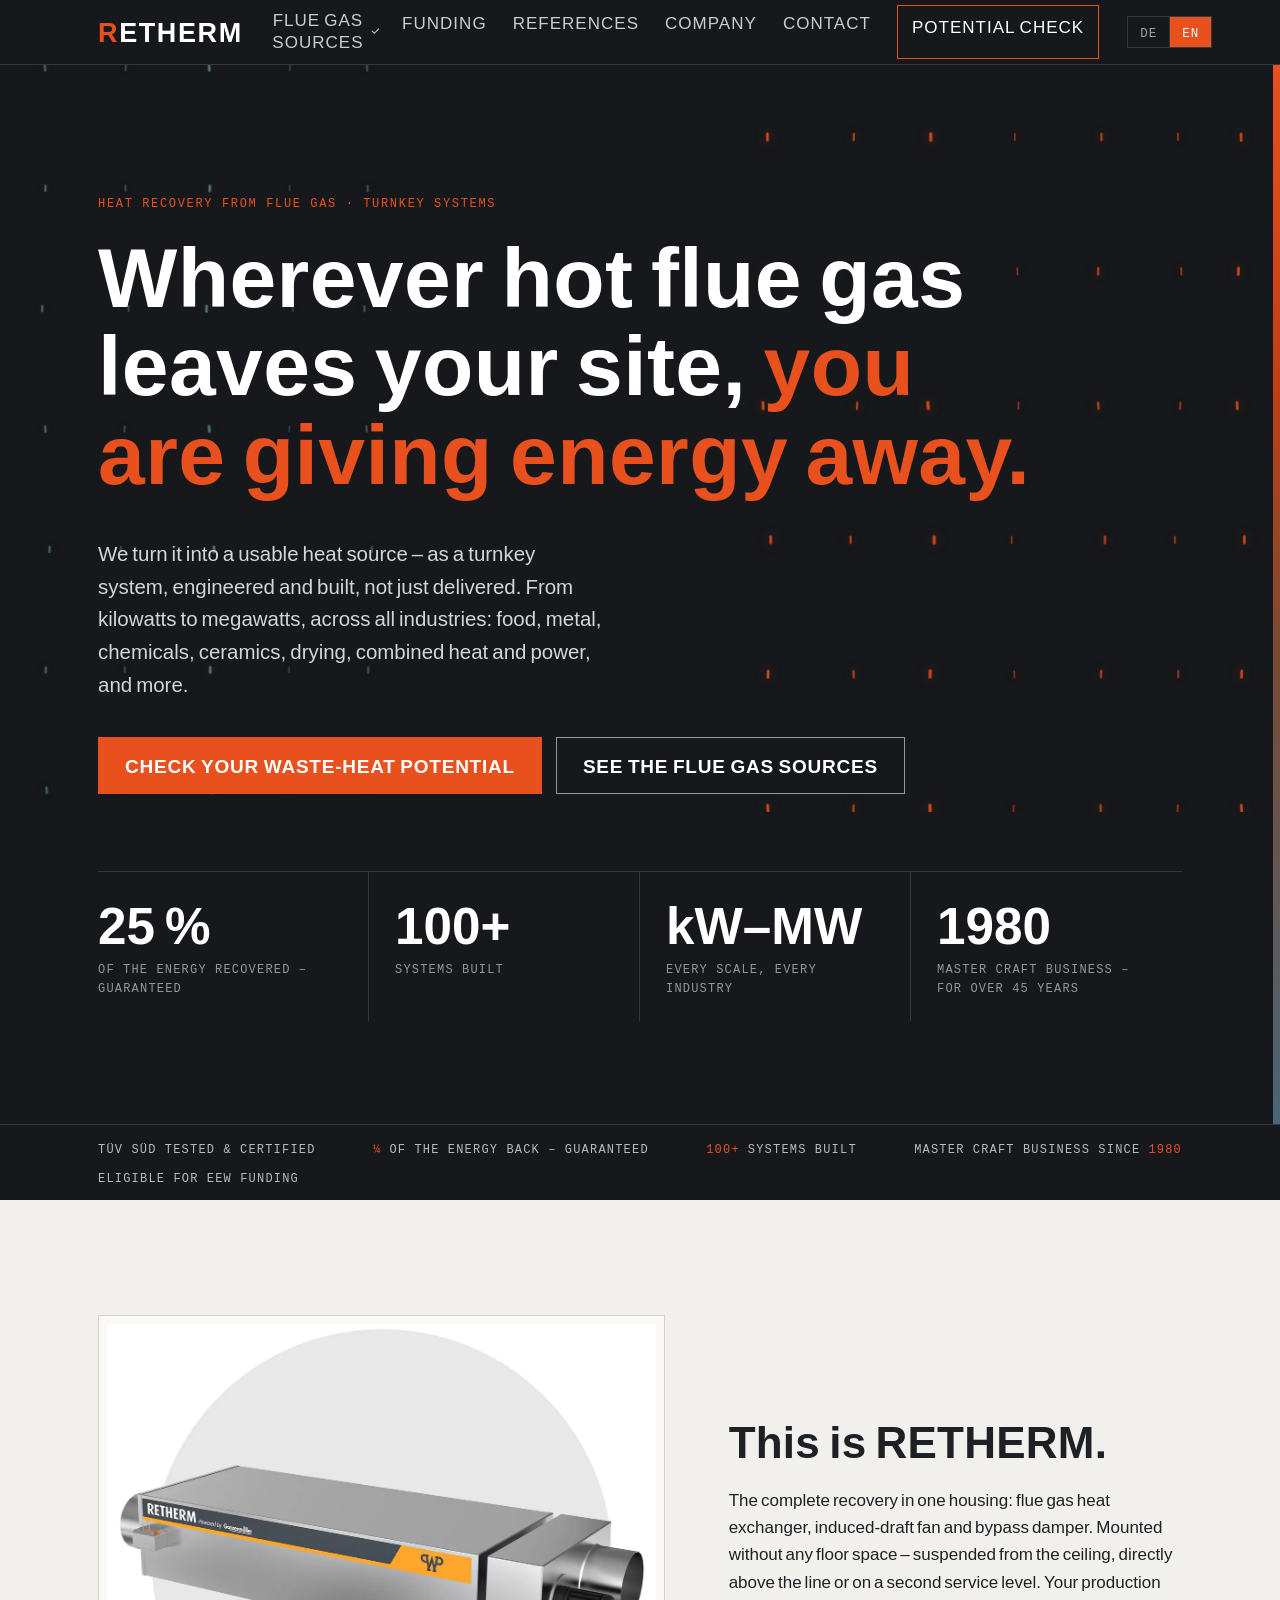
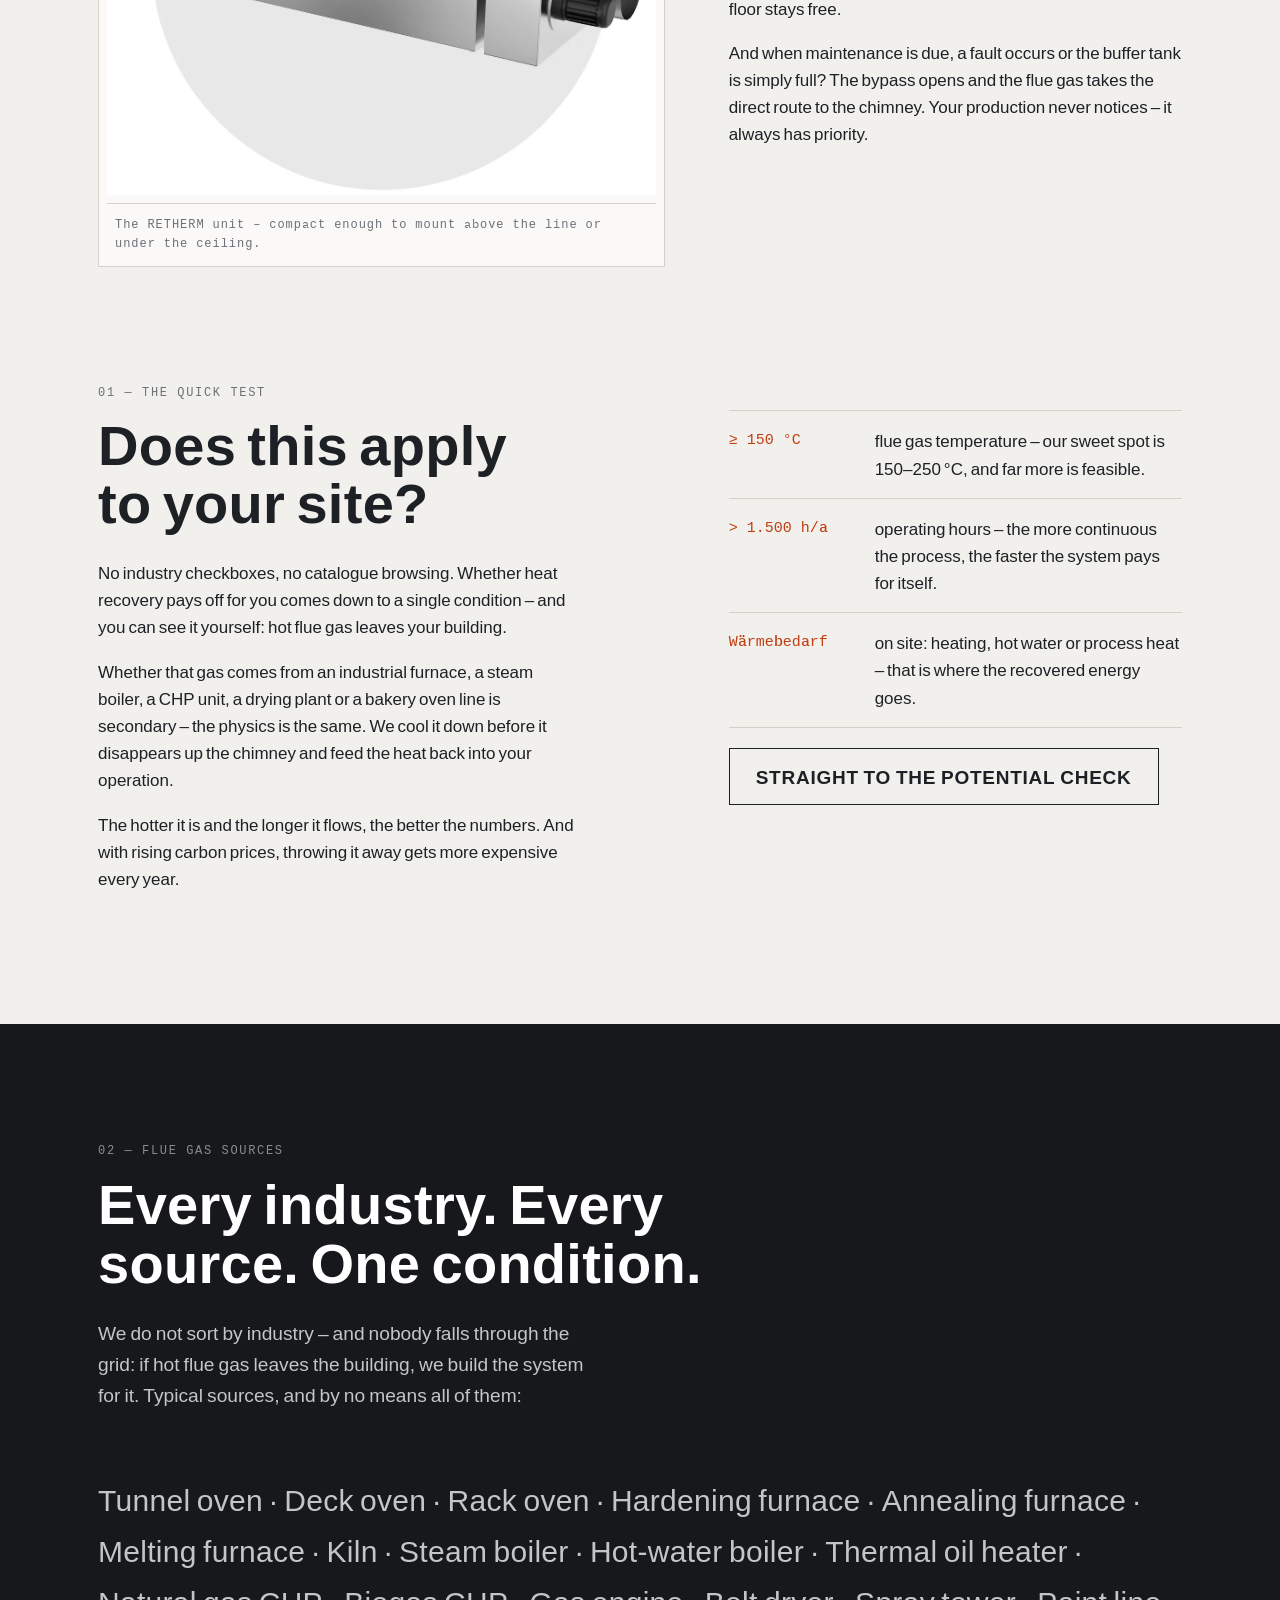
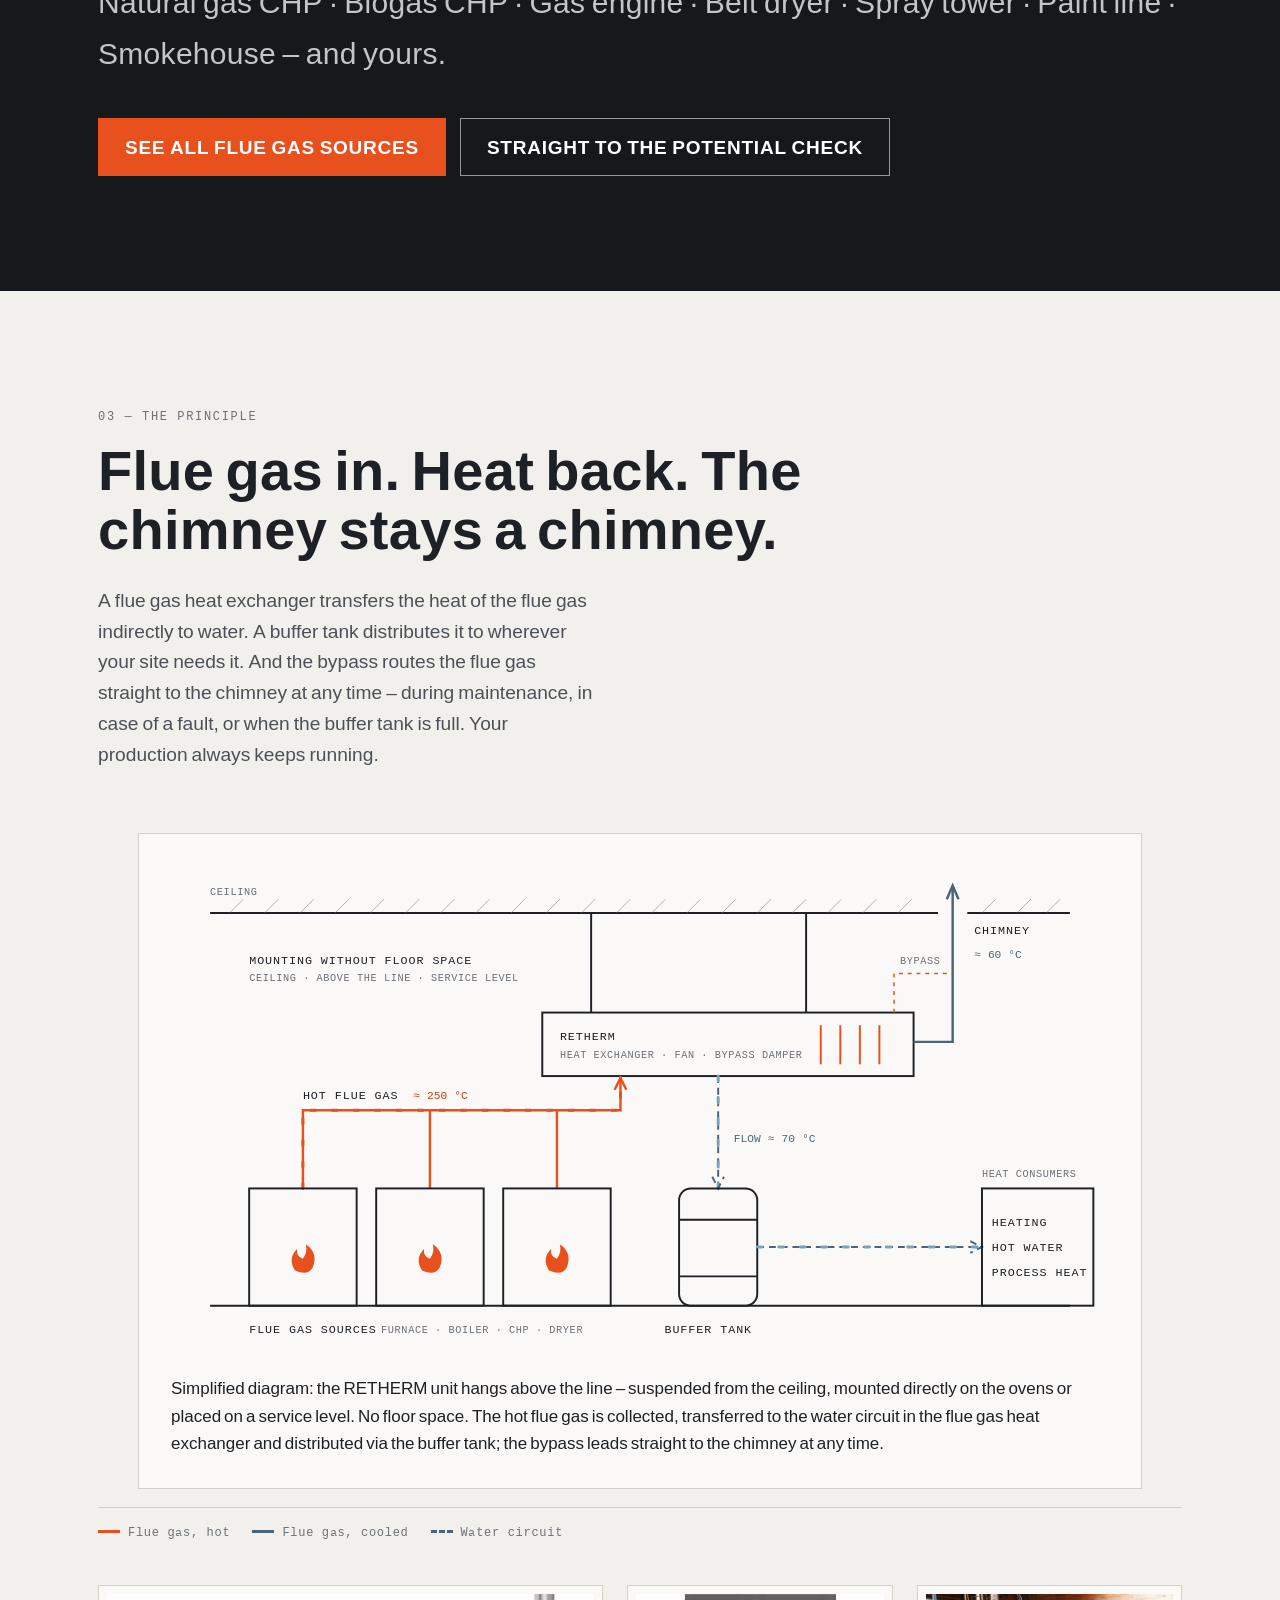
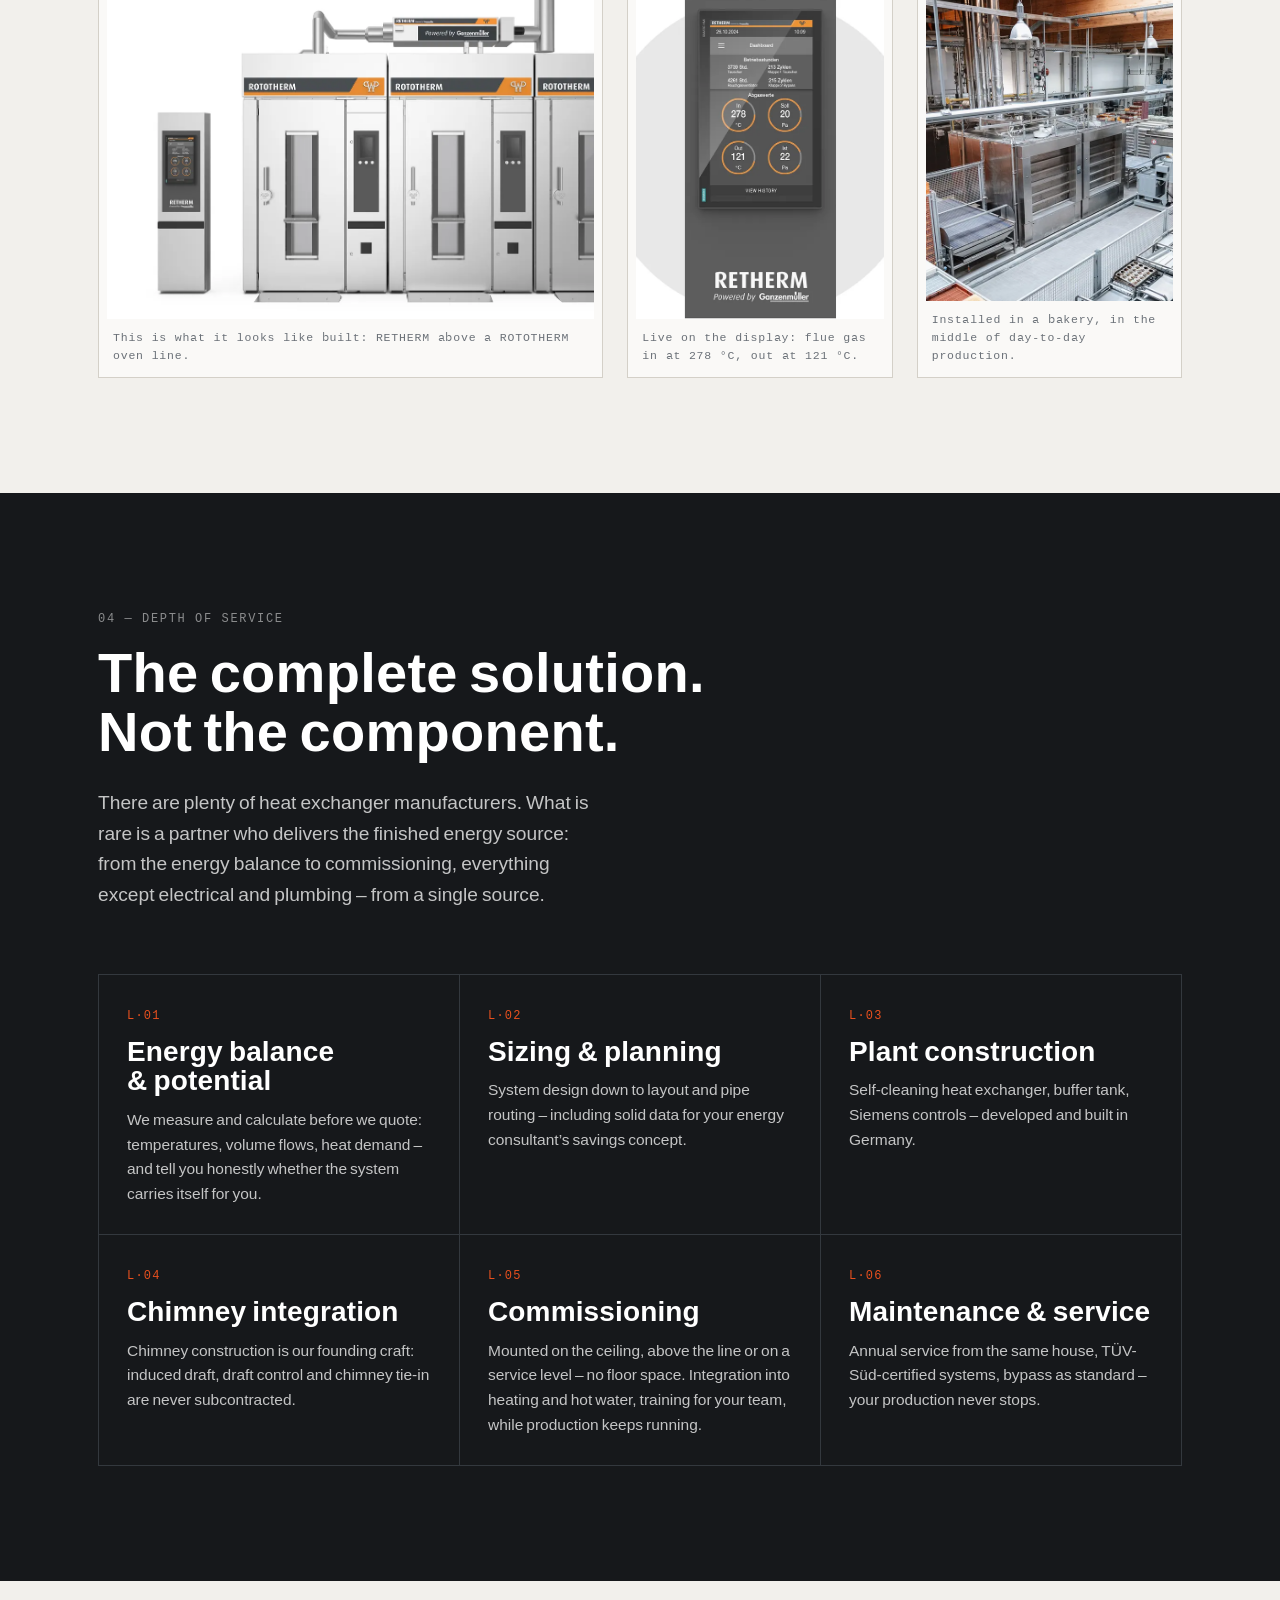
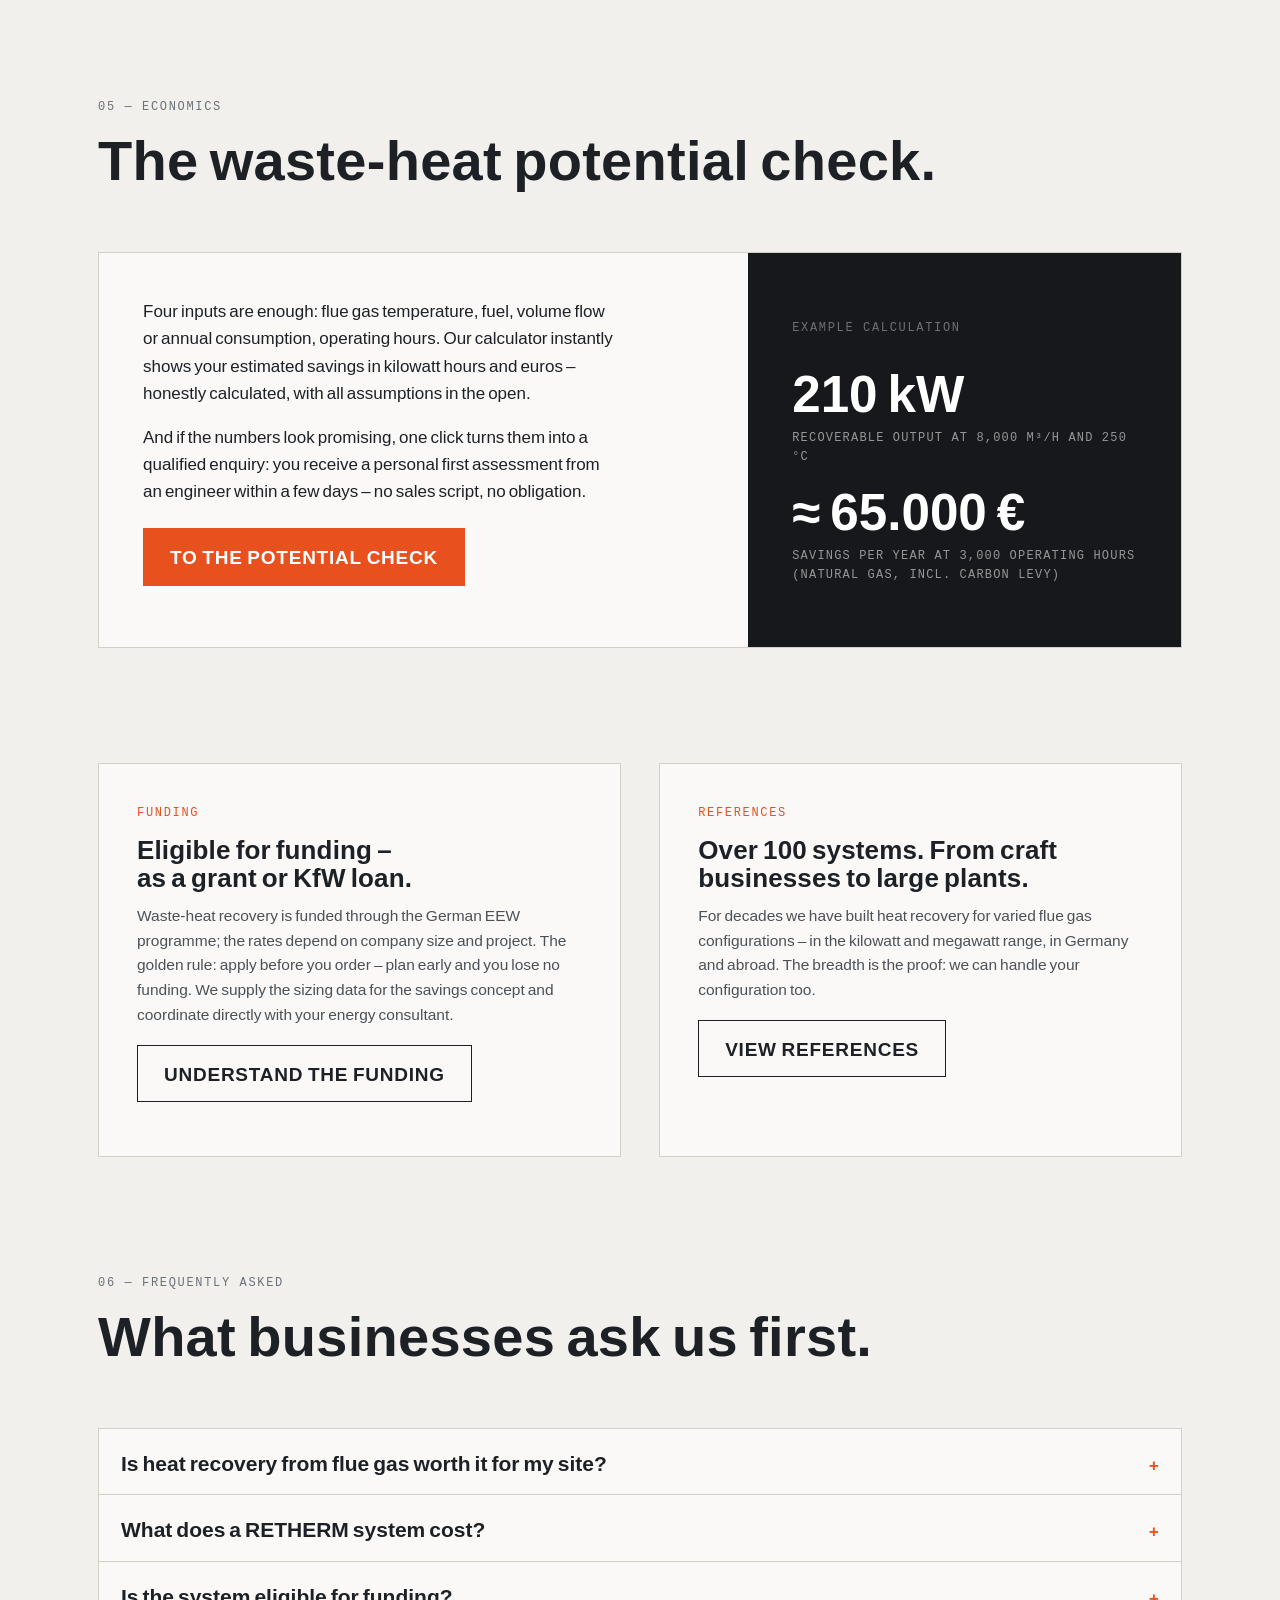
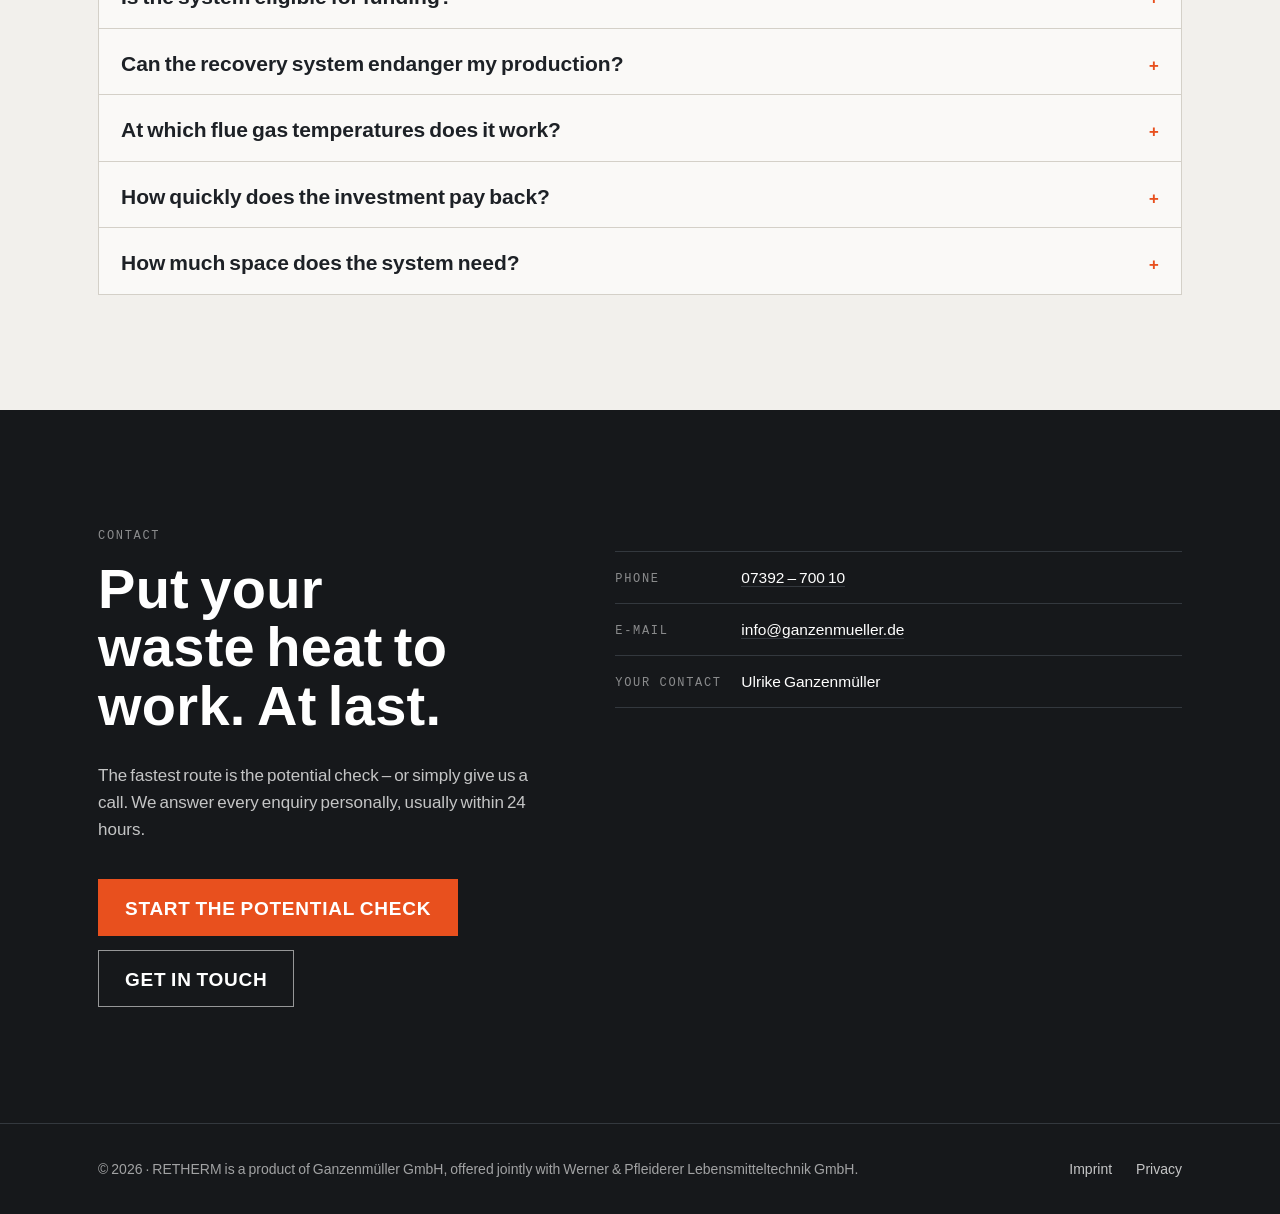
<file: index.html>
<!DOCTYPE html>
<html lang="de">
<head>
  <meta charset="UTF-8">
  <meta name="viewport" content="width=device-width, initial-scale=1.0">
  <title data-i18n="home.title">RETHERM – Wärmerückgewinnung aus Abgas | Komplettanlagen von Ganzenmüller</title>
  <meta name="description" data-i18n-content="home.desc" content="Überall, wo heißes Abgas nach außen geht, verschenken Sie Energie. RETHERM macht daraus eine nutzbare Wärmequelle – als schlüsselfertige Komplettanlage. Vom Kilowatt- bis in den Megawattbereich, branchenoffen, förderfähig.">
  <link rel="icon" type="image/svg+xml" href="assets/img/favicon.svg">
  <link rel="icon" type="image/png" sizes="48x48" href="assets/img/favicon-48.png">
  <link rel="apple-touch-icon" href="assets/img/apple-touch-icon.png">
  <link rel="preload" href="assets/fonts/barlow-condensed-normal-700.woff2" as="font" type="font/woff2" crossorigin>
  <link rel="preload" href="assets/fonts/barlow-normal-400.woff2" as="font" type="font/woff2" crossorigin>
  <link rel="preload" href="assets/fonts/ibm-plex-mono-normal-400.woff2" as="font" type="font/woff2" crossorigin>
  <link rel="stylesheet" href="assets/css/main.css">
</head>
<body>

<!-- ================= Header ================= -->
<header class="site-head">
  <div class="wrap site-head__bar">
    <a class="brand" href="index.html" aria-label="RETHERM – zur Startseite">
      <span class="brand__mark">RETHERM</span>
      <span class="brand__sub" data-i18n="brand.sub">Wärmerückgewinnung aus Abgas · powered by Ganzenmüller</span>
    </a>
    <nav class="site-nav" id="site-nav" aria-label="Hauptnavigation">
      <div class="nav-item">
        <button type="button" class="nav-sub-toggle" aria-expanded="false" data-i18n="nav.sources">Abgasquellen</button>
        <div class="nav-sub">
          <a href="abgasquellen.html" data-i18n="nav.srcAll">Alle Abgasquellen</a>
          <a href="abgas-industrieofen.html" data-i18n="nav.srcOven">Industrieöfen</a>
          <a href="abgas-dampfkessel.html" data-i18n="nav.srcBoiler">Dampfkessel</a>
          <a href="abgas-bhkw.html" data-i18n="nav.srcChp">Blockheizkraftwerke</a>
          <a href="abgas-trocknung.html" data-i18n="nav.srcDrying">Trocknungsanlagen</a>
          <a href="abgas-backofen.html" data-i18n="nav.srcBakery">Backöfen</a>
        </div>
      </div>
      <a href="foerderung.html" data-i18n="nav.funding">Förderung</a>
      <a href="referenzen.html" data-i18n="nav.refs">Referenzen</a>
      <a href="unternehmen.html" data-i18n="nav.company">Unternehmen</a>
      <a href="kontakt.html" data-i18n="nav.contact">Kontakt</a>
      <a href="potenzial-check.html" class="nav-cta" data-i18n="nav.check">Potenzial-Check</a>
    </nav>
    <div class="lang-switch" role="group" aria-label="Sprache / Language">
      <button type="button" id="lang-de" aria-pressed="true">DE</button>
      <button type="button" id="lang-en" aria-pressed="false">EN</button>
    </div>
    <button class="nav-toggle" id="nav-toggle" aria-expanded="false" aria-controls="site-nav" aria-label="Menü öffnen">
      <span></span><span></span><span></span>
    </button>
  </div>
</header>

<main id="top">

  <!-- ================= Hero ================= -->
  <section class="hero">
    <svg class="hero__flow" viewBox="0 0 1200 700" preserveAspectRatio="xMidYMid slice" aria-hidden="true">
      <g class="flow-up">
        <path d="M720 700 C 714 590, 730 480, 718 360 C 708 260, 726 150, 717 0"/>
        <path d="M800 700 C 806 580, 790 470, 802 340 C 811 240, 794 130, 803 0"/>
        <path d="M872 700 C 866 560, 884 460, 871 330 C 861 230, 879 120, 870 0"/>
        <path d="M950 700 C 957 585, 941 475, 953 345 C 962 245, 945 135, 954 0"/>
        <path d="M1032 700 C 1026 575, 1044 465, 1031 335 C 1021 235, 1039 125, 1030 0"/>
        <path d="M1104 700 C 1110 565, 1094 455, 1106 325 C 1115 225, 1098 115, 1107 0"/>
        <path d="M1164 700 C 1158 590, 1174 480, 1162 350 C 1152 250, 1170 140, 1161 0"/>
      </g>
      <g class="flow-down">
        <path d="M42 0 C 48 120, 32 230, 44 360 C 53 460, 36 570, 45 700"/>
        <path d="M118 0 C 112 110, 128 220, 116 350 C 106 450, 124 560, 115 700"/>
        <path d="M196 0 C 202 125, 186 235, 198 365 C 207 465, 190 575, 199 700"/>
        <path d="M272 0 C 266 115, 282 225, 270 355 C 260 455, 278 565, 269 700"/>
        <path d="M344 0 C 350 130, 334 240, 346 370 C 355 470, 338 580, 347 700"/>
      </g>
    </svg>
    <div class="wrap hero__inner">
      <p class="tag tag--heat" data-i18n="home.heroTag">Wärmerückgewinnung aus Abgas · Komplettanlagen</p>
      <h1 data-i18n-html="home.heroH1">Überall, wo heißes Abgas nach außen geht, <em>verschenken Sie Energie.</em></h1>
      <p class="hero__lead" data-i18n="home.heroLead">Wir machen daraus eine nutzbare Wärmequelle – als schlüsselfertige Anlage, geplant und gebaut, nicht nur geliefert. Vom Kilowatt- bis in den Megawattbereich, branchenoffen: Lebensmittel, Metall, Chemie, Keramik, Trocknung, Blockheizkraftwerke und mehr.</p>
      <div class="hero__cta">
        <a class="btn btn--heat" href="potenzial-check.html" data-i18n="home.heroCta1">Abwärme-Potenzial prüfen</a>
        <a class="btn btn--ghost-light" href="#quellen" data-i18n="home.heroCta2">Abgasquellen ansehen</a>
      </div>
      <div class="hero__stats">
        <div class="stat">
          <div class="stat__num" data-count="25" data-count-suffix="&thinsp;%">25&thinsp;%</div>
          <div class="stat__label" data-i18n="home.stat1">der Energie zurückgewonnen – garantiert</div>
        </div>
        <div class="stat">
          <div class="stat__num" data-count="100" data-count-suffix="+">100+</div>
          <div class="stat__label" data-i18n="home.stat2">realisierte Anlagen</div>
        </div>
        <div class="stat">
          <div class="stat__num">kW–MW</div>
          <div class="stat__label" data-i18n="home.stat3">jede Größenordnung, jede Branche</div>
        </div>
        <div class="stat">
          <div class="stat__num">1980</div>
          <div class="stat__label" data-i18n="home.stat4">Meisterbetrieb – seit über 45 Jahren</div>
        </div>
      </div>
    </div>
  </section>

  <!-- ================= Trust-Leiste ================= -->
  <div class="trust">
    <div class="wrap">
      <span data-i18n="trust.tuv">Vom TÜV Süd geprüft &amp; zertifiziert</span>
      <span data-i18n-html="trust.quarter"><b>¼</b> der Energie zurück – garantiert</span>
      <span data-i18n-html="trust.plants"><b>100+</b> realisierte Anlagen</span>
      <span data-i18n-html="trust.since">Meisterbetrieb seit <b>1980</b></span>
      <span data-i18n="trust.funding">Förderfähig nach EEW</span>
    </div>
  </div>

  <!-- ================= Das Produkt ================= -->
  <section class="section" id="produkt" style="padding-bottom: 0">
    <div class="wrap">
      <div class="split rv" style="align-items: center">
        <figure class="figure-box" style="margin: 0">
          <img src="assets/img/retherm-saugabzug.webp" alt="Die RETHERM-Einheit: Abgaswärmetauscher, Saugzug und Bypassklappe in einem Edelstahlgehäuse" data-i18n-alt="home.unit.alt" fetchpriority="high" width="1200" height="1029" style="width: 100%; height: auto">
          <figcaption data-i18n="home.unit.cap">Die RETHERM-Einheit – kompakt genug für die Montage über der Anlage oder unter der Decke.</figcaption>
        </figure>
        <div>
          <h2 style="font-size: clamp(30px, 3.6vw, 44px)" data-i18n="home.unit.h3">Das ist RETHERM.</h2>
          <p data-i18n="home.unit.p1">Die komplette Rückgewinnung in einem Gehäuse: Abgaswärmetauscher, Saugzug und Bypassklappe. Montiert ohne Bodenstellplatz – an der Decke abgehängt, direkt über der Anlage oder auf einer zweiten Technikebene. Ihre Produktionsfläche bleibt frei.</p>
          <p data-i18n="home.unit.p2">Und wenn Wartung ansteht, eine Störung auftritt oder der Pufferspeicher schlicht voll ist? Dann öffnet der Bypass, und das Abgas nimmt den direkten Weg zum Kamin. Ihre Produktion merkt davon nichts – sie hat immer Vorrang.</p>
        </div>
      </div>
    </div>
  </section>

  <!-- ================= 01 Selbstqualifikation ================= -->
  <section class="section" id="check">
    <div class="wrap">
      <div class="split">
        <div class="rv">
          <p class="tag" data-i18n="home.q.tag">01 — Der Schnelltest</p>
          <h2 data-i18n="home.q.h2">Trifft das auf Ihren Betrieb zu?</h2>
          <p data-i18n="home.q.p1">Sie müssen keine Branche ankreuzen und keinen Katalog wälzen. Ob sich Wärmerückgewinnung für Sie lohnt, entscheidet eine einzige Bedingung – und die erkennen Sie selbst: Aus Ihrem Betrieb geht heißes Abgas nach draußen.</p>
          <p data-i18n="home.q.p2">Ob das Abgas aus einem Industrieofen, Dampfkessel, Blockheizkraftwerk, einer Trocknungsanlage oder einer Backofenanlage stammt, ist zweitrangig – die Physik ist dieselbe. Wir kühlen es ab, bevor es durch den Kamin verschwindet, und geben die Wärme zurück in Ihren Betrieb.</p>
          <p data-i18n="home.q.p3">Je heißer und je länger es strömt, desto besser die Rechnung. Und mit steigenden CO₂-Preisen wird das Wegwerfen jedes Jahr teurer.</p>
        </div>
        <div class="rv">
          <ul class="loss-list">
            <li>
              <span class="val">≥ 150&nbsp;°C</span>
              <span data-i18n="home.q.l1">Abgastemperatur – unser Sweetspot liegt bei 150–250 °C, machbar ist deutlich mehr.</span>
            </li>
            <li>
              <span class="val">&gt; 1.500&nbsp;h/a</span>
              <span data-i18n="home.q.l2">Betriebsstunden – je kontinuierlicher der Prozess, desto schneller amortisiert sich die Anlage.</span>
            </li>
            <li>
              <span class="val">Wärmebedarf</span>
              <span data-i18n="home.q.l3">im eigenen Haus: Heizung, Warmwasser oder Prozesswärme – dorthin fließt die zurückgewonnene Energie.</span>
            </li>
          </ul>
          <p style="margin-top: 20px">
            <a class="btn" href="potenzial-check.html" data-i18n="home.q.cta">Direkt zum Potenzial-Check</a>
          </p>
        </div>
      </div>
    </div>
  </section>

  <!-- ================= 02 Abgasquellen ================= -->
  <section class="section section--dark" id="quellen">
    <div class="wrap">
      <div class="section__head rv">
        <p class="tag" data-i18n="home.src.tag">02 — Abgasquellen</p>
        <h2 data-i18n="home.src.h2">Jede Branche. Jede Quelle. Eine Bedingung.</h2>
        <p class="lead" data-i18n="home.src.lead">Wir sortieren nicht nach Branchen – und niemand fällt durchs Raster: Wenn heißes Abgas nach außen geht, bauen wir die Anlage dafür. Typische Quellen, und längst nicht alle:</p>
      </div>
      <p class="src-flow rv" data-i18n="home.src.band">Tunnelofen · Etagenofen · Stikkenofen · Härteofen · Glühofen · Schmelzofen · Brennofen · Dampfkessel · Heißwasserkessel · Thermoölerhitzer · Erdgas-BHKW · Biogas-BHKW · Gasmotor · Bandtrockner · Sprühturm · Lackieranlage · Räucheranlage – und Ihre.</p>
      <div class="hero__cta rv" style="margin-top: clamp(28px, 4vw, 40px)">
        <a class="btn btn--heat" href="abgasquellen.html" data-i18n="home.src.cta1">Alle Abgasquellen ansehen</a>
        <a class="btn btn--ghost-light" href="potenzial-check.html" data-i18n="home.src.cta2">Direkt zum Potenzial-Check</a>
      </div>
    </div>
  </section>

  <!-- ================= 03 Prinzip ================= -->
  <section class="section" id="prinzip">
    <div class="wrap">
      <div class="section__head rv">
        <p class="tag" data-i18n="home.prin.tag">03 — Das Prinzip</p>
        <h2 data-i18n="home.prin.h2">Abgas rein. Wärme zurück. Kamin bleibt Kamin.</h2>
        <p class="lead" data-i18n="home.prin.lead">Ein Abgaswärmetauscher überträgt die Wärme des Abgases indirekt auf Wasser. Ein Pufferspeicher verteilt sie dorthin, wo Ihr Betrieb sie braucht. Und der Bypass führt das Abgas jederzeit direkt zum Kamin – bei Wartung, bei Störung oder wenn der Pufferspeicher voll ist. Ihre Produktion läuft immer.</p>
      </div>

      <figure class="schema-frame rv">
        <svg viewBox="0 0 960 520" role="img" aria-labelledby="schema-title">
          <title id="schema-title" data-i18n="home.prin.schemaTitle">Anlagenschema der RETHERM Wärmerückgewinnung</title>
          <style>
            .s-box { fill: none; stroke: #1d2126; stroke-width: 2; }
            .s-hatch { fill: none; stroke: #6b7178; stroke-width: 1; opacity: .55; }
            .s-hot { fill: none; stroke: #e8501e; stroke-width: 2.5; }
            .s-cool { fill: none; stroke: #4a6577; stroke-width: 2.5; }
            .s-water { fill: none; stroke: #4a6577; stroke-width: 2; stroke-dasharray: 7 5; }
            .s-bypass { fill: none; stroke: #e8501e; stroke-width: 1.5; stroke-dasharray: 4 5; }
            .s-label { font-family: 'IBM Plex Mono', monospace; font-size: 12px; letter-spacing: .08em; fill: #1d2126; }
            .s-label-sub { font-family: 'IBM Plex Mono', monospace; font-size: 10.5px; letter-spacing: .06em; fill: #6b7178; }
            .s-temp-hot { font-family: 'IBM Plex Mono', monospace; font-size: 11.5px; font-weight: 500; fill: #c23f12; }
            .s-temp-cool { font-family: 'IBM Plex Mono', monospace; font-size: 11.5px; font-weight: 500; fill: #4a6577; }
            .s-flame { fill: #e8501e; }
            .s-coil { fill: none; stroke: #e8501e; stroke-width: 2; }
          </style>

          <!-- Decke mit Schraffur (Durchbruch für den Kamin) -->
          <path class="s-box" d="M40 48 H785 M815 48 H920"/>
          <path class="s-hatch" d="M60 48 l14 -14 M96 48 l14 -14 M132 48 l14 -14 M168 48 l14 -14 M204 48 l14 -14 M240 48 l14 -14 M276 48 l14 -14 M312 48 l14 -14 M348 48 l14 -14 M384 48 l14 -14 M420 48 l14 -14 M456 48 l14 -14 M492 48 l14 -14 M528 48 l14 -14 M564 48 l14 -14 M600 48 l14 -14 M636 48 l14 -14 M672 48 l14 -14 M708 48 l14 -14 M744 48 l14 -14 M830 48 l14 -14 M866 48 l14 -14 M896 48 l14 -14"/>
          <text class="s-label-sub" x="40" y="30" data-i18n="home.prin.sCeil">DECKE</text>

          <!-- Abhängung der Einheit -->
          <path class="s-box" d="M430 48 V150 M650 48 V150" stroke-width="1.5"/>
          <text class="s-label" x="80" y="100" data-i18n="home.prin.sMount1">MONTAGE OHNE STELLFLÄCHE</text>
          <text class="s-label-sub" x="80" y="118" data-i18n="home.prin.sMount2">DECKE · ÜBER DER ANLAGE · TECHNIKEBENE</text>

          <!-- RETHERM-Einheit über der Anlage -->
          <rect class="s-box" x="380" y="150" width="380" height="65"/>
          <text class="s-label" x="398" y="178">RETHERM</text>
          <text class="s-label-sub" x="398" y="196" data-i18n="home.prin.sUnit">WÄRMETAUSCHER · SAUGZUG · BYPASSKLAPPE</text>
          <path class="s-coil" d="M665 163 v40 m20 -40 v40 m20 -40 v40 m20 -40 v40"/>

          <!-- Bypass: von der Einheit direkt in den Kamin -->
          <path class="s-bypass" d="M740 150 V110 H800"/>
          <text class="s-label-sub" x="746" y="100">BYPASS</text>

          <!-- Gekühltes Abgas zum Kamin -->
          <path class="s-cool" d="M760 180 H800 V20"/>
          <path class="s-cool" d="M794 34 l6 -14 l6 14"/>
          <text class="s-label" x="822" y="70" data-i18n="home.prin.sStack">KAMIN</text>
          <text class="s-temp-cool" x="822" y="94">≈ 60 °C</text>

          <!-- Heiße Sammelleitung von den Quellen zur Einheit -->
          <path class="s-hot" d="M135 330 V250 H460 V215"/>
          <path class="s-hot" d="M265 330 V250 M395 330 V250"/>
          <path class="s-flow-hot" d="M135 330 V250 H460 V215" aria-hidden="true"/>
          <path class="s-hot" d="M454 229 l6 -12 l6 12"/>
          <text class="s-label" x="135" y="238" data-i18n="home.prin.sFlue">HEISSES ABGAS</text>
          <text class="s-temp-hot" x="248" y="238">≈ 250 °C</text>

          <!-- Abgasquellen auf dem Boden -->
          <rect class="s-box" x="80" y="330" width="110" height="120"/>
          <rect class="s-box" x="210" y="330" width="110" height="120"/>
          <rect class="s-box" x="340" y="330" width="110" height="120"/>
          <path class="s-flame" d="M127 414 q-8 -12 2 -22 q-1 8 6 10 q5 -7 3 -15 q13 9 7 24 q-5 9 -18 3z"/>
          <path class="s-flame" d="M257 414 q-8 -12 2 -22 q-1 8 6 10 q5 -7 3 -15 q13 9 7 24 q-5 9 -18 3z"/>
          <path class="s-flame" d="M387 414 q-8 -12 2 -22 q-1 8 6 10 q5 -7 3 -15 q13 9 7 24 q-5 9 -18 3z"/>

          <!-- Boden -->
          <path class="s-box" d="M40 450 H920"/>
          <text class="s-label" x="80" y="478" data-i18n="home.prin.sSources">ABGASQUELLEN</text>
          <text class="s-label-sub" x="215" y="478" data-i18n="home.prin.sSourcesSub">OFEN · KESSEL · BHKW · TROCKNER</text>

          <!-- Wasserkreis zum Pufferspeicher -->
          <path class="s-water" d="M560 215 V330"/>
          <path class="s-flow-water" d="M560 215 V330" aria-hidden="true"/>
          <path class="s-water" d="M554 318 l6 12 l6 -12"/>
          <text class="s-temp-cool" x="576" y="282" data-i18n="home.prin.sFlow">VORLAUF ≈ 70 °C</text>

          <!-- Pufferspeicher -->
          <rect class="s-box" x="520" y="330" width="80" height="120" rx="12"/>
          <path class="s-box" d="M520 362 h80 M520 420 h80" stroke-width="1"/>
          <text class="s-label" x="505" y="478" data-i18n="home.prin.sBuffer">PUFFERSPEICHER</text>

          <!-- Verteilung an die Verbraucher -->
          <path class="s-water" d="M600 390 H830"/>
          <path class="s-flow-water" d="M600 390 H830" aria-hidden="true"/>
          <path class="s-water" d="M818 384 l12 6 l-12 6"/>
          <text class="s-label-sub" x="830" y="318" data-i18n="home.prin.sUsers">WÄRMEVERBRAUCHER</text>
          <rect class="s-box" x="830" y="330" width="114" height="120"/>
          <text class="s-label" x="840" y="368" data-i18n="home.prin.sUse1">HEIZUNG</text>
          <text class="s-label" x="840" y="394" data-i18n="home.prin.sUse2">WARMWASSER</text>
          <text class="s-label" x="840" y="420" data-i18n="home.prin.sUse3">PROZESSWÄRME</text>
        </svg>
        <figcaption data-i18n="home.prin.caption">Vereinfachtes Anlagenschema: Die RETHERM-Einheit hängt über der Anlage – an der Decke abgehängt, direkt auf den Öfen oder auf einer Technikebene. Kein Bodenstellplatz. Das heiße Abgas wird gesammelt, im Abgaswärmetauscher an den Wasserkreis übertragen und über den Pufferspeicher verteilt; der Bypass führt jederzeit direkt zum Kamin.</figcaption>
      </figure>

      <div class="schema-legend" aria-hidden="true">
        <span class="l-heat"><i></i><span data-i18n="home.prin.leg1">Abgas heiß</span></span>
        <span class="l-cool"><i></i><span data-i18n="home.prin.leg2">Abgas gekühlt</span></span>
        <span class="l-water"><i></i><span data-i18n="home.prin.leg3">Wasserkreis</span></span>
      </div>

      <div class="photo-strip rv">
        <figure>
          <img src="assets/img/retherm-ofenlinie.webp" alt="RETHERM-Wärmerückgewinnung über einer Linie aus drei ROTOTHERM-Stikkenöfen" data-i18n-alt="home.ph.a1" loading="lazy" width="1600" height="686">
          <figcaption data-i18n="home.ph.c1">So sieht es gebaut aus: RETHERM über einer ROTOTHERM-Ofenlinie.</figcaption>
        </figure>
        <figure>
          <img src="assets/img/retherm-steuerung.webp" alt="Siemens-Touchdisplay der RETHERM-Steuerung mit Abgaswerten" data-i18n-alt="home.ph.a2" loading="lazy" width="900" height="771" style="object-position: center 20%">
          <figcaption data-i18n="home.ph.c2">Live am Display: Abgas 278 °C rein, 121 °C raus.</figcaption>
        </figure>
        <figure>
          <img src="assets/img/referenz-backstube.webp" alt="Backstube mit Ofenanlage und Edelstahl-Abgasleitungen unter der Decke" data-i18n-alt="home.ph.a3" loading="lazy" width="992" height="670">
          <figcaption data-i18n="home.ph.c3">Eingebaut im laufenden Betrieb einer Backstube.</figcaption>
        </figure>
      </div>
    </div>
  </section>

  <!-- ================= 04 Leistungstiefe ================= -->
  <section class="section section--dark" id="leistung">
    <div class="wrap">
      <div class="section__head rv">
        <p class="tag" data-i18n="home.svc.tag">04 — Leistungstiefe</p>
        <h2 data-i18n="home.svc.h2">Die Komplettlösung. Nicht die Komponente.</h2>
        <p class="lead" data-i18n="home.svc.lead">Reine Wärmetauscher-Hersteller gibt es viele. Selten ist ein Partner, der die fertige Energiequelle liefert: von der Energiebilanz bis zur Inbetriebnahme, alles außer Elektro und Sanitär – aus einer Hand.</p>
      </div>
      <div class="comp-grid rv">
        <article class="comp">
          <span class="comp__no">L·01</span>
          <h3 data-i18n="home.svc.c1h">Energiebilanz &amp; Potenzial</h3>
          <p data-i18n="home.svc.c1p">Wir messen und rechnen, bevor wir anbieten: Temperaturen, Volumenströme, Wärmebedarf – und sagen ehrlich, ob sich die Anlage für Sie trägt.</p>
        </article>
        <article class="comp">
          <span class="comp__no">L·02</span>
          <h3 data-i18n="home.svc.c2h">Auslegung &amp; Planung</h3>
          <p data-i18n="home.svc.c2p">Anlagenauslegung bis zu Aufstellplan und Rohrführung – inklusive belastbarer Daten für das Einsparkonzept Ihres Energieberaters.</p>
        </article>
        <article class="comp">
          <span class="comp__no">L·03</span>
          <h3 data-i18n="home.svc.c3h">Anlagenbau</h3>
          <p data-i18n="home.svc.c3p">Selbstreinigender Wärmetauscher, Pufferspeicher, Siemens-Steuerung – entwickelt und gefertigt in Deutschland.</p>
        </article>
        <article class="comp">
          <span class="comp__no">L·04</span>
          <h3 data-i18n="home.svc.c4h">Kaminanbindung</h3>
          <p data-i18n="home.svc.c4p">Kaminbau ist unser Ursprungshandwerk: Saugzug, Zugregelung und Kaminanbindung kommen bei uns nicht vom Subunternehmer.</p>
        </article>
        <article class="comp">
          <span class="comp__no">L·05</span>
          <h3 data-i18n="home.svc.c5h">Inbetriebnahme</h3>
          <p data-i18n="home.svc.c5p">Montage an der Decke, über der Anlage oder auf der Technikebene – ohne Stellfläche. Einbindung in Heizung und Warmwasser, Einweisung Ihres Teams, bei laufendem Betrieb.</p>
        </article>
        <article class="comp">
          <span class="comp__no">L·06</span>
          <h3 data-i18n="home.svc.c6h">Wartung &amp; Service</h3>
          <p data-i18n="home.svc.c6p">Jährlicher Service aus demselben Haus, TÜV-Süd-zertifizierte Anlagen, serienmäßiger Bypass – Ihre Produktion steht nie.</p>
        </article>
      </div>
    </div>
  </section>

  <!-- ================= 05 Potenzial-Check-Teaser ================= -->
  <section class="section" id="potenzial">
    <div class="wrap">
      <div class="section__head rv">
        <p class="tag" data-i18n="home.pc.tag">05 — Wirtschaftlichkeit</p>
        <h2 data-i18n="home.pc.h2">Der Abwärme-Potenzial-Check.</h2>
      </div>
      <div class="teaser rv">
        <div class="teaser__body">
          <p data-i18n="home.pc.p1">Vier Angaben genügen: Abgastemperatur, Brennstoff, Volumenstrom oder Jahresverbrauch, Betriebsstunden. Unser Rechner zeigt Ihnen sofort die geschätzte Einsparung in Kilowattstunden und Euro – ehrlich gerechnet, mit offen ausgewiesenen Annahmen.</p>
          <p data-i18n="home.pc.p2">Und wenn die Zahlen vielversprechend aussehen, machen Sie mit einem Klick eine qualifizierte Anfrage daraus: Sie erhalten binnen weniger Tage eine persönliche Ersteinschätzung vom Ingenieur – keine Verkaufsmasche, keine Verpflichtung.</p>
          <p style="margin-top: 24px">
            <a class="btn btn--heat" href="potenzial-check.html" data-i18n="home.pc.cta">Zum Potenzial-Check</a>
          </p>
        </div>
        <div class="teaser__aside">
          <p class="tag" data-i18n="home.pc.exTag">Beispielrechnung</p>
          <div class="stat">
            <div class="stat__num">210&thinsp;kW</div>
            <div class="stat__label" data-i18n="home.pc.ex1">rückgewinnbare Leistung bei 8.000 m³/h und 250 °C</div>
          </div>
          <div class="stat">
            <div class="stat__num">≈ 65.000&thinsp;€</div>
            <div class="stat__label" data-i18n="home.pc.ex2">Ersparnis pro Jahr bei 3.000 Betriebsstunden (Erdgas, inkl. CO₂)</div>
          </div>
        </div>
      </div>
    </div>
  </section>

  <!-- ================= 06 Förderung + Referenzen Teaser ================= -->
  <section class="section" id="mehr" style="padding-top: 0">
    <div class="wrap">
      <div class="partner-grid">
        <article class="partner rv">
          <span class="tag tag--heat" data-i18n="home.ft.tag">Förderung</span>
          <h3 data-i18n="home.ft.h3">Förderfähig – als Zuschuss oder KfW-Kredit.</h3>
          <p data-i18n="home.ft.p">Abwärmenutzung wird über die Bundesförderung EEW gefördert; die Sätze hängen von Unternehmensgröße und Projekt ab. Die goldene Regel: Antrag vor Auftrag – wer früh plant, verliert keine Förderung. Wir liefern die Auslegungsdaten für das Einsparkonzept und stimmen uns direkt mit Ihrem Energieberater ab.</p>
          <p style="margin-top: 18px"><a class="btn" href="foerderung.html" data-i18n="home.ft.cta">Förderung verstehen</a></p>
        </article>
        <article class="partner rv">
          <span class="tag tag--heat" data-i18n="home.rt.tag">Referenzen</span>
          <h3 data-i18n="home.rt.h3">Über 100 Anlagen. Vom Handwerk bis zur Großanlage.</h3>
          <p data-i18n="home.rt.p">Seit Jahrzehnten bauen wir Wärmerückgewinnung für unterschiedliche Abgas-Konstellationen – im Kilowatt- wie im Megawattbereich, im Inland und international. Die Bandbreite ist der Beleg: Wir beherrschen auch Ihre Konstellation.</p>
          <p style="margin-top: 18px"><a class="btn" href="referenzen.html" data-i18n="home.rt.cta">Referenzen ansehen</a></p>
        </article>
      </div>
    </div>
  </section>

  <!-- ================= 06 Häufige Fragen ================= -->
  <section class="section" id="faq" style="padding-top: 0">
    <div class="wrap">
      <div class="section__head rv">
        <p class="tag" data-i18n="home.faq.tag">06 — Häufige Fragen</p>
        <h2 data-i18n="home.faq.h2">Was Betriebe uns zuerst fragen.</h2>
      </div>
      <div class="faq rv">
        <details>
          <summary data-i18n="home.faq.q1">Lohnt sich Wärmerückgewinnung aus Abgas für meinen Betrieb?</summary>
          <p data-i18n="home.faq.a1">Wenn heißes Abgas nach außen geht, lohnt der Blick fast immer. Drei Faktoren entscheiden: die Abgastemperatur (interessant ab etwa 150 °C), die Betriebsstunden und ein Wärmebedarf im Haus – Heizung, Warmwasser oder Prozesswärme. Der Potenzial-Check rechnet es Ihnen in einer Minute aus, mit offenen Annahmen und ehrlichem Urteil.</p>
        </details>
        <details>
          <summary data-i18n="home.faq.q2">Was kostet eine RETHERM-Anlage?</summary>
          <p data-i18n="home.faq.a2">Als Richtwert für ein Komplettsystem im unteren Leistungsbereich rechnen wir mit 60.000 bis 80.000 Euro; größere Anlagen werden individuell kalkuliert. Entscheidend ist weniger der Preis als die Amortisation: Bei laufenden Prozessen liegt sie typisch bei wenigen Jahren – der Rechner zeigt Ihnen die Spanne für Ihre Zahlen.</p>
        </details>
        <details>
          <summary data-i18n="home.faq.q3">Wird die Anlage gefördert?</summary>
          <p data-i18n="home.faq.a3">Ja, Abwärmenutzung ist über die Bundesförderung EEW förderfähig – als BAFA-Zuschuss oder als KfW-Kredit 295 mit Tilgungszuschuss. Die Sätze hängen von Unternehmensgröße und Programm ab, Stand 2026 bis zu 45 Prozent für kleine Unternehmen. Die wichtigste Regel: Antrag vor Auftrag. Alle Details auf der Förderseite.</p>
        </details>
        <details>
          <summary data-i18n="home.faq.q4">Kann die Rückgewinnung meine Produktion gefährden?</summary>
          <p data-i18n="home.faq.a4">Nein – dafür sorgt der Bypass. Bei Wartung, bei einer Störung oder wenn der Pufferspeicher voll ist, strömt das Abgas direkt zum Kamin, als gäbe es die Anlage nicht. Öfen, Kessel oder Motoren laufen unverändert weiter. Geprüft und zertifiziert vom TÜV Süd.</p>
        </details>
        <details>
          <summary data-i18n="home.faq.q5">Bei welchen Abgastemperaturen funktioniert das?</summary>
          <p data-i18n="home.faq.a5">Unser Sweetspot liegt bei 150 bis 250 °C – typisch für Kessel, Backöfen und viele Prozesse. Deutlich heißeres Abgas wie am BHKW (400–550 °C) ist erst recht geeignet. Bei feuchter Abluft, etwa aus Trocknern, gewinnt der Wärmetauscher zusätzlich die Kondensationswärme des Wasserdampfs zurück.</p>
        </details>
        <details>
          <summary data-i18n="home.faq.q6">Wie schnell amortisiert sich die Investition?</summary>
          <p data-i18n="home.faq.a6">Das hängt von Temperatur, Volumenstrom, Betriebsstunden und Ihrem Energiepreis ab. Typisch sind wenige Jahre, mit Förderung entsprechend weniger – und steigende CO₂-Preise verkürzen die Rechnung Jahr für Jahr. Der Potenzial-Check nennt Ihnen eine ehrliche Spanne und sagt auch, wenn es sich nicht lohnt.</p>
        </details>
        <details>
          <summary data-i18n="home.faq.q7">Wie viel Platz braucht die Anlage?</summary>
          <p data-i18n="home.faq.a7">Keinen Bodenstellplatz. Die RETHERM-Einheit wird an der Decke abgehängt, direkt über der Anlage montiert oder auf einer zweiten Technikebene installiert – Ihre Produktionsfläche bleibt frei. Nur der Pufferspeicher braucht einen Stellplatz, üblicherweise im Heizraum.</p>
        </details>
      </div>
    </div>
  </section>

  <!-- ================= 07 Kontakt-CTA ================= -->
  <section class="section section--dark" id="kontakt-cta">
    <div class="wrap">
      <div class="contact-grid">
        <div class="rv">
          <p class="tag" data-i18n="home.cc.tag">Kontakt</p>
          <h2 data-i18n="home.cc.h2">Abwärme endlich intelligent nutzen.</h2>
          <p style="color: rgba(255,255,255,.75)" data-i18n="home.cc.p">Am schnellsten geht es über den Potenzial-Check – oder Sie rufen einfach an. Jede Anfrage beantworten wir persönlich, in der Regel innerhalb von 24 Stunden.</p>
          <div class="hero__cta">
            <a class="btn btn--heat" href="potenzial-check.html" data-i18n="home.cc.cta1">Potenzial-Check starten</a>
            <a class="btn btn--ghost-light" href="kontakt.html" data-i18n="home.cc.cta2">Kontakt aufnehmen</a>
          </div>
        </div>
        <div class="rv">
          <ul class="contact-direct">
            <li>
              <span class="tag" data-i18n="home.cc.dPhone">Telefon</span>
              <span><a href="tel:+49739270010">07392 – 700 10</a></span>
            </li>
            <li>
              <span class="tag" data-i18n="home.cc.dMail">E-Mail</span>
              <span><a href="mailto:info@ganzenmueller.de">info@ganzenmueller.de</a></span>
            </li>
            <li>
              <span class="tag" data-i18n="home.cc.dContact">Ansprechpartnerin</span>
              <span>Ulrike Ganzenmüller</span>
            </li>
          </ul>
        </div>
      </div>
    </div>
  </section>

</main>

<!-- ================= Footer ================= -->
<footer class="site-foot">
  <div class="wrap">
    <span data-i18n="foot.legal">© 2026 · RETHERM ist ein Produkt der Ganzenmüller GmbH – für Backöfen gemeinsam angeboten mit der Werner &amp; Pfleiderer Lebensmitteltechnik GmbH.</span>
    <nav aria-label="Rechtliches">
      <a href="impressum.html" data-i18n="foot.imprint">Impressum</a>
      <a href="datenschutz.html" data-i18n="foot.privacy">Datenschutz</a>
    </nav>
  </div>
</footer>

<script type="application/ld+json">
{
  "@context": "https://schema.org",
  "@type": "Organization",
  "name": "Ganzenmüller GmbH",
  "brand": { "@type": "Brand", "name": "RETHERM" },
  "description": "Wärmerückgewinnung aus Abgas als schlüsselfertige Komplettanlage: Abgaswärmetauscher, Pufferspeicher, Steuerung und Kaminanbindung aus einer Hand.",
  "foundingDate": "1980",
  "telephone": "+49-7392-70010",
  "email": "info@ganzenmueller.de",
  "address": {
    "@type": "PostalAddress",
    "streetAddress": "Benzstraße 5",
    "postalCode": "89155",
    "addressLocality": "Erbach (Donau)",
    "addressCountry": "DE"
  }
}
</script>
<script type="application/ld+json">
{
  "@context": "https://schema.org",
  "@type": "Service",
  "serviceType": "Wärmerückgewinnung aus Abgas",
  "name": "RETHERM Wärmerückgewinnungsanlage",
  "provider": { "@type": "Organization", "name": "Ganzenmüller GmbH" },
  "areaServed": { "@type": "Country", "name": "Deutschland" },
  "description": "Schlüsselfertige Komplettanlage zur Wärmerückgewinnung aus Abgas: Abgaswärmetauscher, Pufferspeicher, Siemens-Steuerung und Kaminanbindung aus einer Hand – für Industrieöfen, Dampfkessel, Blockheizkraftwerke, Trocknungsanlagen und Backöfen."
}
</script>
<script type="application/ld+json">
{
  "@context": "https://schema.org",
  "@type": "FAQPage",
  "mainEntity": [
    {
      "@type": "Question",
      "name": "Lohnt sich Wärmerückgewinnung aus Abgas für meinen Betrieb?",
      "acceptedAnswer": { "@type": "Answer", "text": "Wenn heißes Abgas nach außen geht, lohnt der Blick fast immer. Drei Faktoren entscheiden: die Abgastemperatur (interessant ab etwa 150 °C), die Betriebsstunden und ein Wärmebedarf im Haus – Heizung, Warmwasser oder Prozesswärme. Der Abwärme-Potenzial-Check rechnet es in einer Minute aus." }
    },
    {
      "@type": "Question",
      "name": "Was kostet eine RETHERM-Anlage?",
      "acceptedAnswer": { "@type": "Answer", "text": "Als Richtwert für ein Komplettsystem im unteren Leistungsbereich gelten 60.000 bis 80.000 Euro; größere Anlagen werden individuell kalkuliert. Entscheidend ist die Amortisation: Bei laufenden Prozessen liegt sie typisch bei wenigen Jahren." }
    },
    {
      "@type": "Question",
      "name": "Wird eine Wärmerückgewinnungsanlage gefördert?",
      "acceptedAnswer": { "@type": "Answer", "text": "Ja, Abwärmenutzung ist über die Bundesförderung EEW förderfähig – als BAFA-Zuschuss oder KfW-Kredit 295 mit Tilgungszuschuss. Die Sätze hängen von Unternehmensgröße und Programm ab, Stand 2026 bis zu 45 Prozent für kleine Unternehmen. Wichtigste Regel: Antrag vor Auftrag." }
    },
    {
      "@type": "Question",
      "name": "Kann die Wärmerückgewinnung meine Produktion gefährden?",
      "acceptedAnswer": { "@type": "Answer", "text": "Nein – dafür sorgt der Bypass. Bei Wartung, Störung oder vollem Pufferspeicher strömt das Abgas direkt zum Kamin, als gäbe es die Anlage nicht. Öfen, Kessel oder Motoren laufen unverändert weiter. Die Anlagen sind vom TÜV Süd geprüft und zertifiziert." }
    },
    {
      "@type": "Question",
      "name": "Bei welchen Abgastemperaturen funktioniert Wärmerückgewinnung?",
      "acceptedAnswer": { "@type": "Answer", "text": "Der Sweetspot liegt bei 150 bis 250 °C, typisch für Kessel, Backöfen und viele Prozesse. Deutlich heißeres Abgas wie am BHKW (400–550 °C) ist erst recht geeignet. Bei feuchter Abluft aus Trocknern wird zusätzlich die Kondensationswärme des Wasserdampfs zurückgewonnen." }
    },
    {
      "@type": "Question",
      "name": "Wie schnell amortisiert sich eine Abwärmenutzung?",
      "acceptedAnswer": { "@type": "Answer", "text": "Das hängt von Temperatur, Volumenstrom, Betriebsstunden und Energiepreis ab. Typisch sind wenige Jahre, mit Förderung entsprechend weniger – und steigende CO₂-Preise verkürzen die Rechnung Jahr für Jahr." }
    },
    {
      "@type": "Question",
      "name": "Wie viel Platz braucht eine Wärmerückgewinnungsanlage?",
      "acceptedAnswer": { "@type": "Answer", "text": "Keinen Bodenstellplatz. Die RETHERM-Einheit wird an der Decke abgehängt, direkt über der Anlage montiert oder auf einer zweiten Technikebene installiert – die Produktionsfläche bleibt frei. Nur der Pufferspeicher braucht einen Stellplatz, üblicherweise im Heizraum." }
    }
  ]
}
</script>
<script src="assets/js/i18n.js"></script>
<script src="assets/js/i18n/home.js"></script>
<script src="assets/js/app.js"></script>
</body>
</html>
</file>
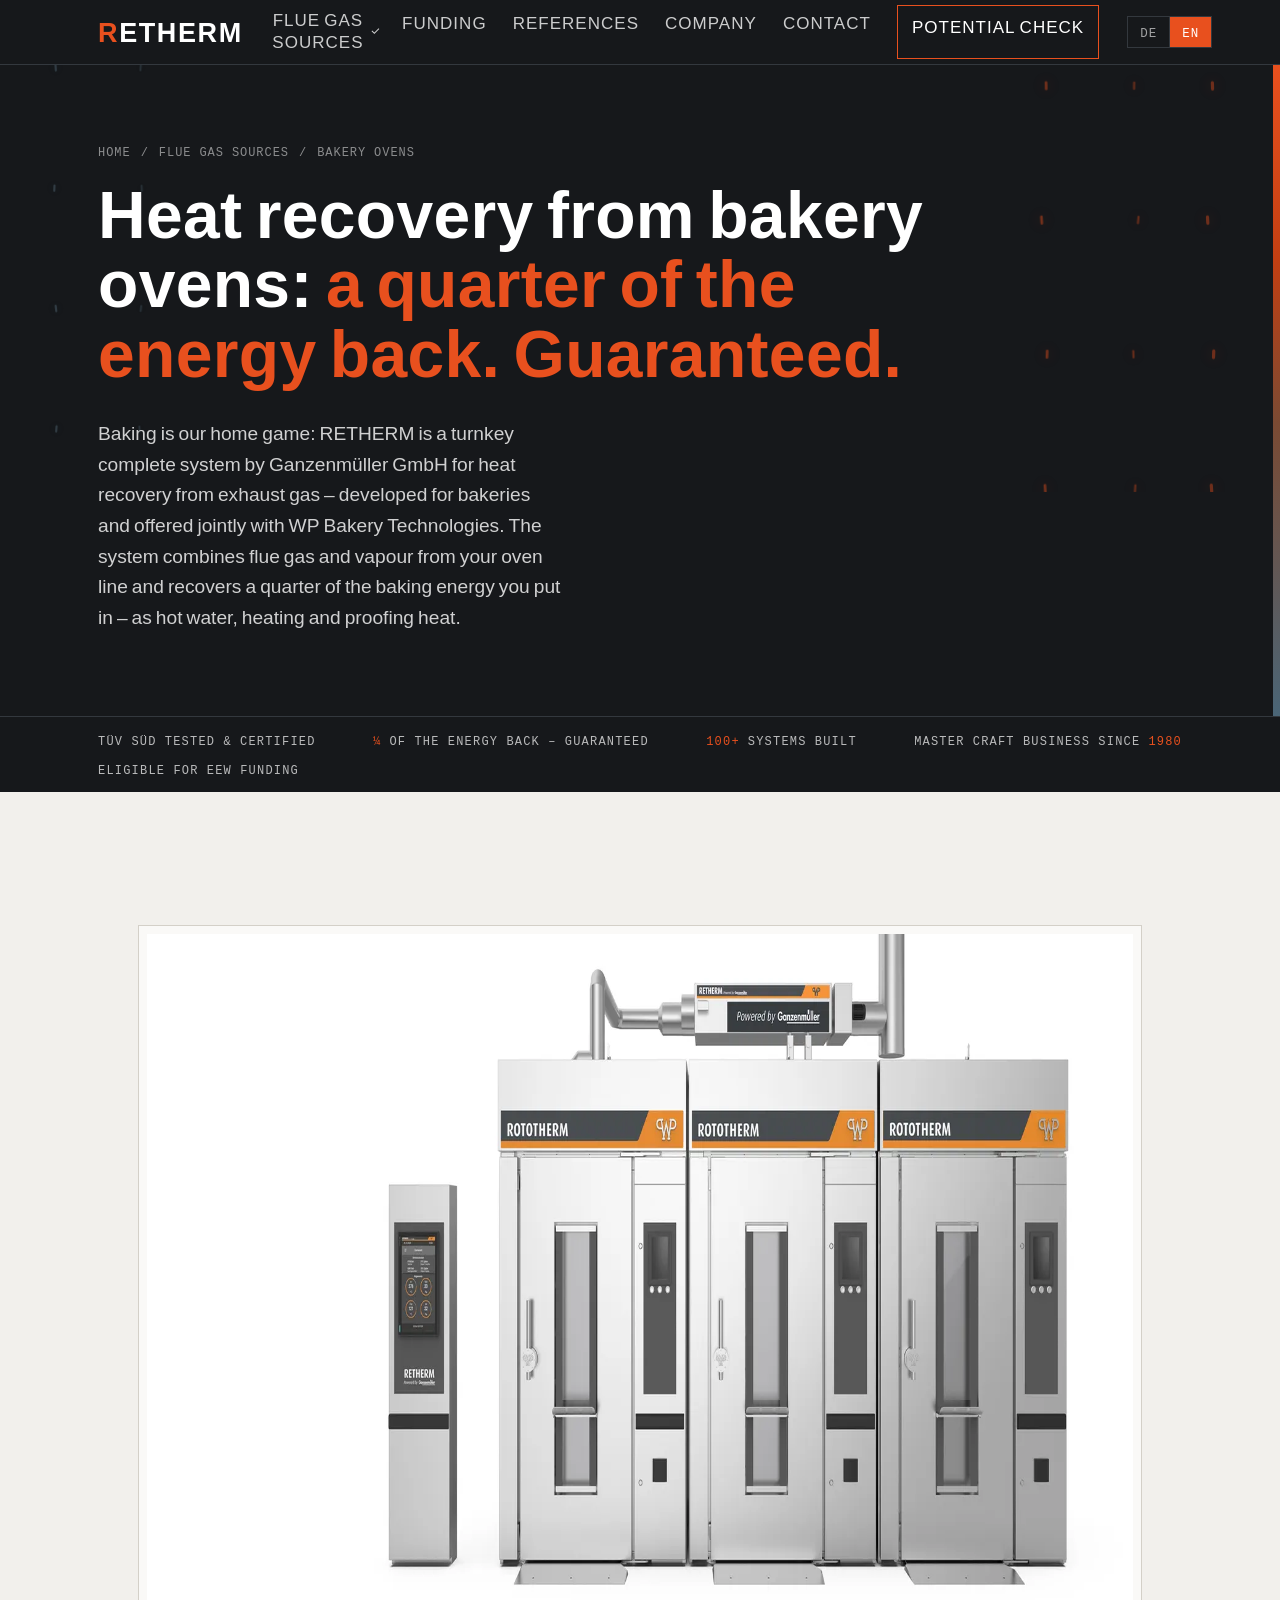
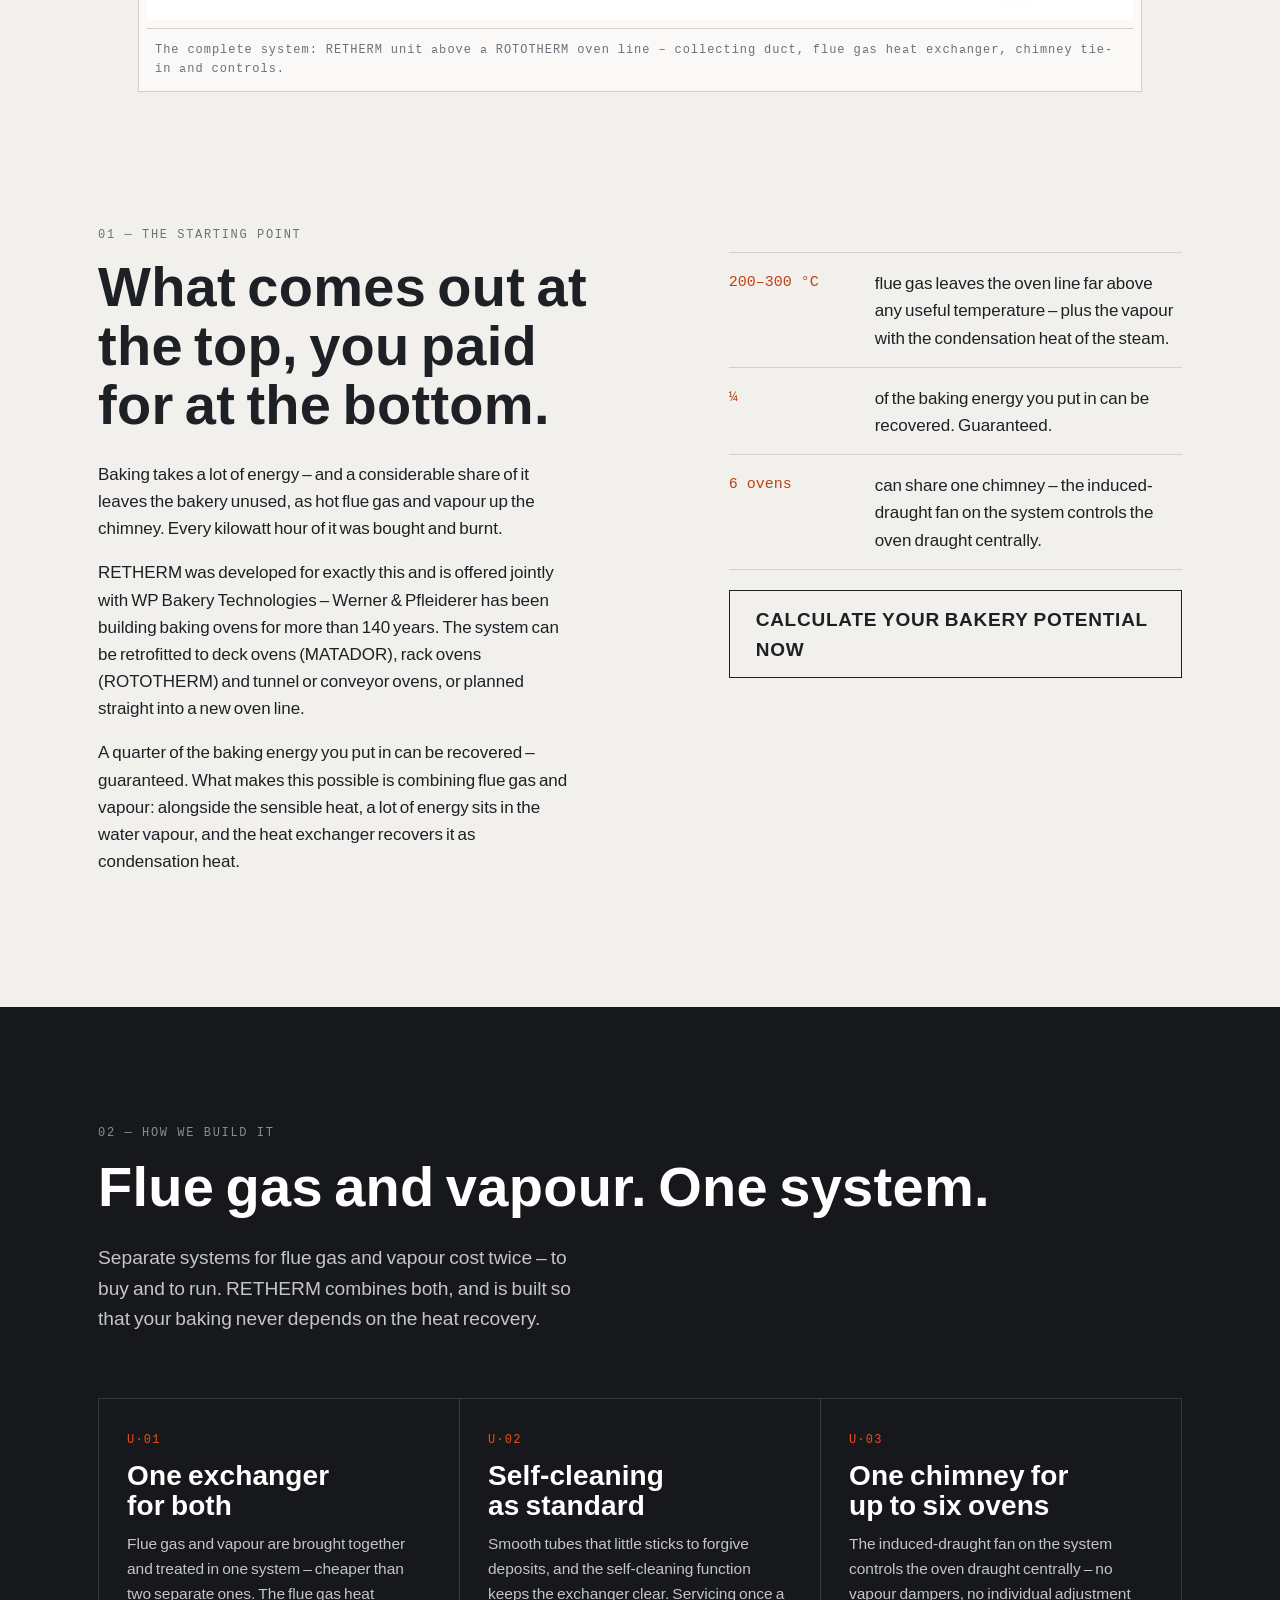
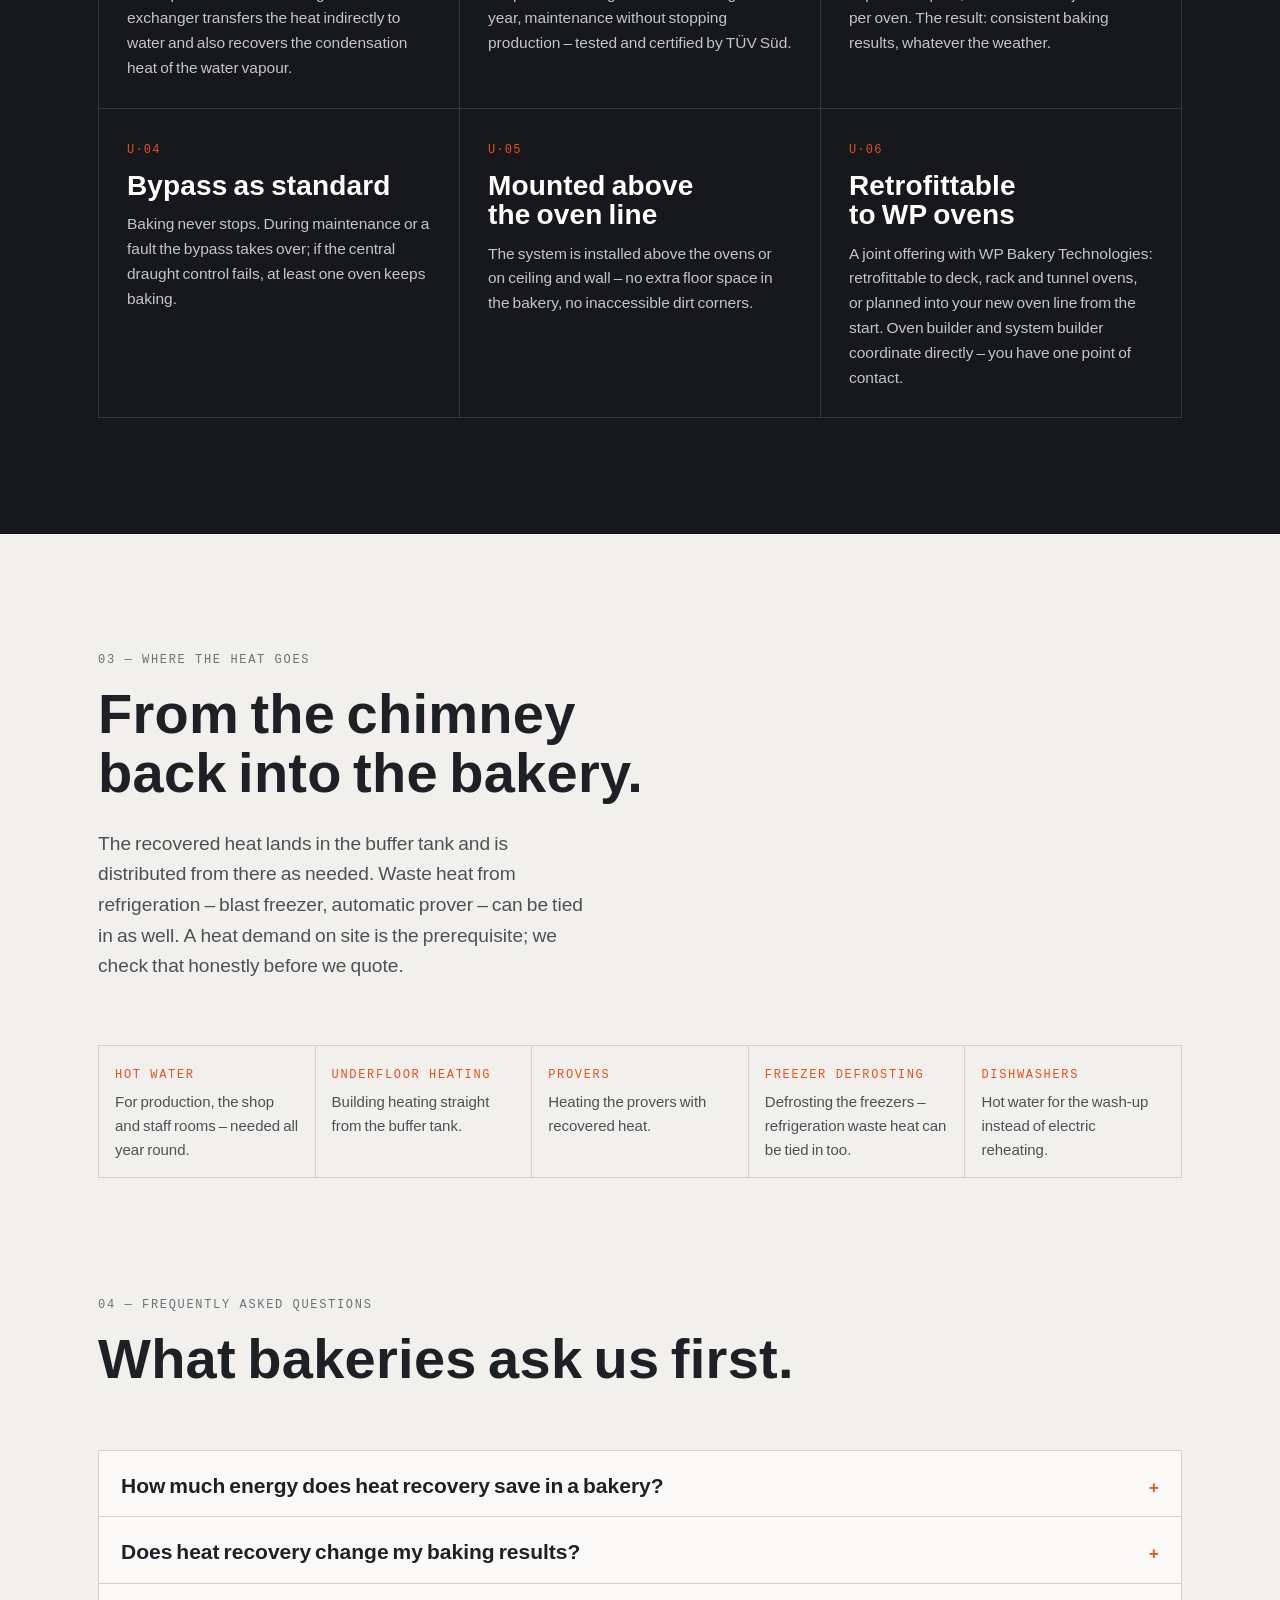
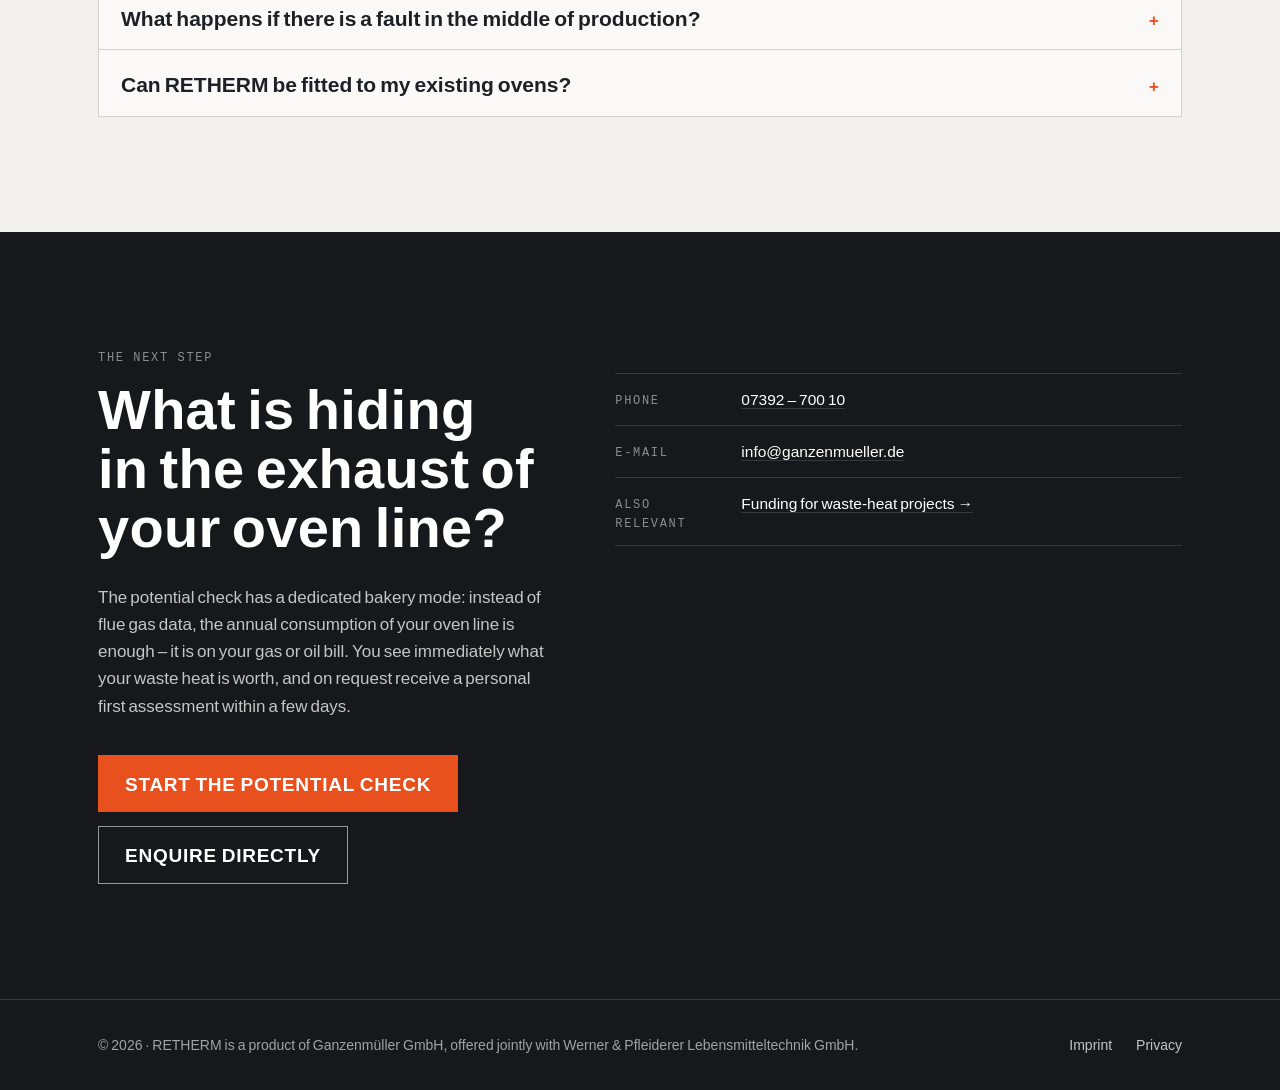
<file: abgas-backofen.html>
<!DOCTYPE html>
<html lang="de">
<head>
  <meta charset="UTF-8">
  <meta name="viewport" content="width=device-width, initial-scale=1.0">
  <title data-i18n="back.title">Wärmerückgewinnung am Backofen | RETHERM powered by Ganzenmüller</title>
  <meta name="description" data-i18n-content="back.desc" content="Backöfen schicken Rauchgas und Schwaden mit 200–300 °C durch den Kamin. RETHERM führt beide zusammen und holt ein Viertel der Backenergie zurück – garantiert. Gemeinsam angeboten mit WP Bakery Technologies, nachrüstbar an Etagen-, Stikken- und Tunnelöfen.">
  <link rel="icon" type="image/svg+xml" href="assets/img/favicon.svg">
  <link rel="icon" type="image/png" sizes="48x48" href="assets/img/favicon-48.png">
  <link rel="apple-touch-icon" href="assets/img/apple-touch-icon.png">
  <link rel="preload" href="assets/fonts/barlow-condensed-normal-700.woff2" as="font" type="font/woff2" crossorigin>
  <link rel="preload" href="assets/fonts/barlow-normal-400.woff2" as="font" type="font/woff2" crossorigin>
  <link rel="preload" href="assets/fonts/ibm-plex-mono-normal-400.woff2" as="font" type="font/woff2" crossorigin>
  <link rel="stylesheet" href="assets/css/main.css">
</head>
<body>

<!-- ================= Header ================= -->
<header class="site-head">
  <div class="wrap site-head__bar">
    <a class="brand" href="index.html" aria-label="RETHERM – zur Startseite">
      <span class="brand__mark">RETHERM</span>
      <span class="brand__sub" data-i18n="brand.sub">Wärmerückgewinnung aus Abgas · powered by Ganzenmüller</span>
    </a>
    <nav class="site-nav" id="site-nav" aria-label="Hauptnavigation">
      <div class="nav-item">
        <button type="button" class="nav-sub-toggle" aria-expanded="false" data-i18n="nav.sources">Abgasquellen</button>
        <div class="nav-sub">
          <a href="abgasquellen.html" data-i18n="nav.srcAll">Alle Abgasquellen</a>
          <a href="abgas-industrieofen.html" data-i18n="nav.srcOven">Industrieöfen</a>
          <a href="abgas-dampfkessel.html" data-i18n="nav.srcBoiler">Dampfkessel</a>
          <a href="abgas-bhkw.html" data-i18n="nav.srcChp">Blockheizkraftwerke</a>
          <a href="abgas-trocknung.html" data-i18n="nav.srcDrying">Trocknungsanlagen</a>
          <a href="abgas-backofen.html" aria-current="page" data-i18n="nav.srcBakery">Backöfen</a>
        </div>
      </div>
      <a href="foerderung.html" data-i18n="nav.funding">Förderung</a>
      <a href="referenzen.html" data-i18n="nav.refs">Referenzen</a>
      <a href="unternehmen.html" data-i18n="nav.company">Unternehmen</a>
      <a href="kontakt.html" data-i18n="nav.contact">Kontakt</a>
      <a href="potenzial-check.html" class="nav-cta" data-i18n="nav.check">Potenzial-Check</a>
    </nav>
    <div class="lang-switch" role="group" aria-label="Sprache / Language">
      <button type="button" id="lang-de" aria-pressed="true">DE</button>
      <button type="button" id="lang-en" aria-pressed="false">EN</button>
    </div>
    <button class="nav-toggle" id="nav-toggle" aria-expanded="false" aria-controls="site-nav" aria-label="Menü öffnen">
      <span></span><span></span><span></span>
    </button>
  </div>
</header>

<main>

  <!-- ================= Seitenkopf ================= -->
  <section class="page-head">
    <svg class="page-head__flow" viewBox="0 0 1200 400" preserveAspectRatio="xMidYMid slice" aria-hidden="true"><g class="flow-up"><path d="M980 400 C 974 320, 990 240, 978 160 C 970 100, 986 40, 979 0"/><path d="M1064 400 C 1070 315, 1054 235, 1066 155 C 1074 95, 1058 35, 1065 0"/><path d="M1136 400 C 1130 325, 1146 245, 1134 165 C 1126 105, 1142 45, 1135 0"/></g><g class="flow-down"><path d="M52 0 C 58 80, 42 160, 54 240 C 62 300, 46 360, 53 400"/><path d="M132 0 C 126 85, 142 165, 130 245 C 122 305, 138 365, 131 400"/></g></svg>
    <div class="wrap page-head__inner">
      <nav class="crumbs" aria-label="Pfad">
        <a href="index.html" data-i18n="nav.home">Start</a>
        <span>/</span>
        <span data-i18n="nav.sources">Abgasquellen</span>
        <span>/</span>
        <span data-i18n="nav.srcBakery">Backöfen</span>
      </nav>
      <h1 data-i18n-html="back.h1">Wärmerückgewinnung am Backofen: <em>ein Viertel der Energie zurück. Garantiert.</em></h1>
      <p class="lead" data-i18n="back.lead">Backen ist unser Heimspiel: RETHERM ist eine schlüsselfertige Komplettanlage der Ganzenmüller GmbH zur Wärmerückgewinnung aus Abgas – für Bäckereien entwickelt und gemeinsam mit WP Bakery Technologies angeboten. Die Anlage führt Rauchgas und Schwaden Ihrer Ofenanlage zusammen und holt ein Viertel der eingesetzten Backenergie zurück – als Warmwasser, Heizung und Gärraumwärme.</p>
    </div>
  </section>

  <!-- ================= Trust-Leiste ================= -->
  <div class="trust">
    <div class="wrap">
      <span data-i18n="trust.tuv">Vom TÜV Süd geprüft &amp; zertifiziert</span>
      <span data-i18n-html="trust.quarter"><b>¼</b> der Energie zurück – garantiert</span>
      <span data-i18n-html="trust.plants"><b>100+</b> realisierte Anlagen</span>
      <span data-i18n-html="trust.since">Meisterbetrieb seit <b>1980</b></span>
      <span data-i18n="trust.funding">Förderfähig nach EEW</span>
    </div>
  </div>

  <!-- ================= Praxisbild ================= -->
  <section class="section" style="padding-bottom: 0">
    <div class="wrap">
      <figure class="figure-box rv">
        <img src="assets/img/retherm-ofenlinie.webp" alt="RETHERM-Wärmerückgewinnung über einer Linie aus drei ROTOTHERM-Stikkenöfen mit zentraler Steuerung" data-i18n-alt="back.ph.a1" loading="lazy" width="1600" height="686" style="width:100%">
        <figcaption data-i18n="back.ph.c1">Die Komplettanlage: RETHERM-Einheit über einer ROTOTHERM-Ofenlinie – Sammelleitung, Abgaswärmetauscher, Kaminanbindung und Steuerung.</figcaption>
      </figure>
    </div>
  </section>

  <!-- ================= 01 Ausgangslage ================= -->
  <section class="section">
    <div class="wrap">
      <div class="split">
        <div class="rv">
          <p class="tag" data-i18n="back.a.tag">01 — Die Ausgangslage</p>
          <h2 data-i18n="back.a.h2">Was oben rauskommt, haben Sie unten bezahlt.</h2>
          <p data-i18n="back.a.p1">Der Backprozess braucht viel Energie – und ein erheblicher Teil davon verlässt den Betrieb ungenutzt als heißes Rauchgas und Schwaden über den Kamin. Jede Kilowattstunde davon wurde eingekauft und verbrannt.</p>
          <p data-i18n="back.a.p2">RETHERM wurde genau dafür entwickelt und wird gemeinsam mit WP Bakery Technologies angeboten – Werner &amp; Pfleiderer baut seit über 140 Jahren Backöfen. Die Anlage ist an Etagenöfen (MATADOR), Stikkenöfen (ROTOTHERM) und Tunnel- bzw. Durchlauföfen nachrüstbar oder wird direkt in neue Ofenanlagen eingeplant.</p>
          <p data-i18n="back.a.p3">Ein Viertel der eingesetzten Backenergie lässt sich zurückgewinnen – garantiert. Möglich macht das die Kombination aus Rauchgas und Schwaden: Neben der fühlbaren Wärme steckt viel Energie im Wasserdampf, und die holt der Wärmetauscher als Kondensationswärme zurück.</p>
        </div>
        <div class="rv">
          <ul class="loss-list">
            <li>
              <span class="val">200–300&nbsp;°C</span>
              <span data-i18n="back.a.l1">Rauchgas verlässt die Ofenanlage weit über jeder Nutztemperatur – dazu kommen die Schwaden mit der Kondensationswärme des Wasserdampfs.</span>
            </li>
            <li>
              <span class="val">¼</span>
              <span data-i18n="back.a.l2">der eingesetzten Backenergie lässt sich zurückgewinnen. Garantiert.</span>
            </li>
            <li>
              <span class="val" data-i18n="back.a.l3v">6&nbsp;Öfen</span>
              <span data-i18n="back.a.l3">lassen sich an einen Kamin anschließen – der Saugzug der Anlage regelt den Ofenzug zentral.</span>
            </li>
          </ul>
          <p style="margin-top: 20px">
            <a class="btn" href="potenzial-check.html" data-i18n="back.a.cta">Bäckerei-Potenzial jetzt berechnen</a>
          </p>
        </div>
      </div>
    </div>
  </section>

  <!-- ================= 02 Umsetzung ================= -->
  <section class="section section--dark">
    <div class="wrap">
      <div class="section__head rv">
        <p class="tag" data-i18n="back.u.tag">02 — So setzen wir es um</p>
        <h2 data-i18n="back.u.h2">Rauchgas und Schwaden. Eine Anlage.</h2>
        <p class="lead" data-i18n="back.u.lead">Getrennte Systeme für Rauchgas und Schwaden kosten doppelt – in der Anschaffung wie im Betrieb. RETHERM führt beide zusammen und ist so gebaut, dass Ihr Backbetrieb nie von der Rückgewinnung abhängt.</p>
      </div>
      <div class="comp-grid rv">
        <article class="comp">
          <span class="comp__no">U·01</span>
          <h3 data-i18n="back.u.c1h">Ein Tauscher für beides</h3>
          <p data-i18n="back.u.c1p">Rauchgas und Schwaden werden zusammengeführt und in einer Anlage behandelt – günstiger als zwei getrennte Systeme. Der Abgaswärmetauscher überträgt die Wärme indirekt auf Wasser und gewinnt dabei auch die Kondensationswärme des Wasserdampfs zurück.</p>
        </article>
        <article class="comp">
          <span class="comp__no">U·02</span>
          <h3 data-i18n="back.u.c2h">Selbstreinigung serienmäßig</h3>
          <p data-i18n="back.u.c2p">Glatte Rohre verzeihen Anhaftungen, die Selbstreinigungsfunktion hält den Tauscher frei. Service einmal im Jahr, Wartung ohne Produktionsstopp – geprüft und zertifiziert vom TÜV Süd.</p>
        </article>
        <article class="comp">
          <span class="comp__no">U·03</span>
          <h3 data-i18n="back.u.c3h">Ein Kamin für bis zu sechs Öfen</h3>
          <p data-i18n="back.u.c3p">Der Saugzug an der Anlage regelt den Ofenzug zentral – ohne Schwadenklappen, ohne Einzeleinstellung je Ofen. Das Ergebnis: gleichmäßige Backergebnisse, unabhängig von der Witterung.</p>
        </article>
        <article class="comp">
          <span class="comp__no">U·04</span>
          <h3 data-i18n="back.u.c4h">Bypass serienmäßig</h3>
          <p data-i18n="back.u.c4p">Der Backbetrieb steht nie. Bei Wartung oder Störung übernimmt der Bypass; fällt die zentrale Saugzugregelung aus, backt mindestens ein Ofen weiter.</p>
        </article>
        <article class="comp">
          <span class="comp__no">U·05</span>
          <h3 data-i18n="back.u.c5h">Montage über der Ofenanlage</h3>
          <p data-i18n="back.u.c5p">Die Anlage wird über der Ofenanlage oder an Decke und Wand montiert – keine zusätzliche Stellfläche in der Backstube, keine unzugänglichen Schmutzecken.</p>
        </article>
        <article class="comp">
          <span class="comp__no">U·06</span>
          <h3 data-i18n="back.u.c6h">Nachrüstbar an WP-Öfen</h3>
          <p data-i18n="back.u.c6p">Gemeinsames Angebot mit WP Bakery Technologies: nachrüstbar an Etagen-, Stikken- und Tunnelöfen oder von Anfang an für die neue Ofenanlage eingeplant. Ofenbau und Anlagenbau stimmen sich direkt ab – Sie haben einen Ansprechpartner.</p>
        </article>
      </div>
    </div>
  </section>

  <!-- ================= 03 Wärmeverwendung ================= -->
  <section class="section">
    <div class="wrap">
      <div class="section__head rv">
        <p class="tag" data-i18n="back.w.tag">03 — Wohin mit der Wärme</p>
        <h2 data-i18n="back.w.h2">Vom Kamin zurück in die Backstube.</h2>
        <p class="lead" data-i18n="back.w.lead">Die zurückgewonnene Wärme landet im Pufferspeicher und wird von dort bedarfsgerecht verteilt. Auch die Abwärme der Kälteerzeugung – Schockfroster, Gärvollautomat – lässt sich einbinden. Voraussetzung ist eine Wärmeabnahme im Betrieb; das prüfen wir ehrlich, bevor wir anbieten.</p>
      </div>
      <div class="use-grid rv">
        <div>
          <span class="tag tag--heat" data-i18n="back.w.u1t">Warmwasser</span>
          <p data-i18n="back.w.u1">Für Produktion, Verkauf und Sozialräume – ganzjährig gebraucht.</p>
        </div>
        <div>
          <span class="tag tag--heat" data-i18n="back.w.u2t">Flächenheizung</span>
          <p data-i18n="back.w.u2">Gebäudeheizung direkt aus dem Pufferspeicher.</p>
        </div>
        <div>
          <span class="tag tag--heat" data-i18n="back.w.u3t">Gärschränke</span>
          <p data-i18n="back.w.u3">Beheizung der Gärschränke mit zurückgewonnener Wärme.</p>
        </div>
        <div>
          <span class="tag tag--heat" data-i18n="back.w.u4t">Froster-Abtauung</span>
          <p data-i18n="back.w.u4">Abtauen der Froster – auch die Abwärme der Kälteerzeugung lässt sich einbinden.</p>
        </div>
        <div>
          <span class="tag tag--heat" data-i18n="back.w.u5t">Spülmaschinen</span>
          <p data-i18n="back.w.u5">Warmwasser für die Spülküche statt elektrischer Nachheizung.</p>
        </div>
      </div>
    </div>
  </section>

  <!-- ================= 04 Häufige Fragen ================= -->
  <section class="section" id="faq" style="padding-top: 0">
    <div class="wrap">
      <div class="section__head rv">
        <p class="tag" data-i18n="back.faq.tag">04 — Häufige Fragen</p>
        <h2 data-i18n="back.faq.h2">Was Bäckereien uns zuerst fragen.</h2>
      </div>
      <div class="faq rv">
        <details>
          <summary data-i18n="back.faq.q1">Wie viel Energie spart Wärmerückgewinnung in der Bäckerei?</summary>
          <p data-i18n="back.faq.a1">Ein Viertel der eingesetzten Backenergie kommt zurück – für das Backofen-Segment garantiert Ganzenmüller diesen Wert. Möglich macht das die Kombination aus Rauchgas und Schwaden: Neben der fühlbaren Wärme des 200–300 °C heißen Rauchgases gewinnt der Abgaswärmetauscher auch die Kondensationswärme des Wasserdampfs zurück. Die Wärme steht als Warmwasser, Heizung und Gärraumwärme zur Verfügung. Wie viel das in Euro bedeutet, rechnet der Potenzial-Check: Im Bäckerei-Modus genügt der Jahresverbrauch Ihrer Ofenanlage von der Gas- oder Öl-Jahresabrechnung – Abgasdaten brauchen Sie nicht.</p>
        </details>
        <details>
          <summary data-i18n="back.faq.q2">Verändert die Wärmerückgewinnung meine Backergebnisse?</summary>
          <p data-i18n="back.faq.a2">Nein – im Gegenteil, der Ofenzug wird gleichmäßiger. Der Saugzug der RETHERM-Anlage regelt den Zug für alle angeschlossenen Öfen zentral, ohne Schwadenklappen und ohne Einzeleinstellung je Ofen. Damit backen Ihre Öfen bei jedem Wetter unter denselben Bedingungen – Wind und Außentemperatur wirken sich nicht mehr auf den Kaminzug aus. Der Wärmetauscher selbst überträgt die Wärme indirekt auf Wasser und greift nicht in den Backprozess ein. Bis zu sechs Öfen lassen sich so an einem Kamin betreiben.</p>
        </details>
        <details>
          <summary data-i18n="back.faq.q3">Was passiert bei einer Störung mitten in der Backproduktion?</summary>
          <p data-i18n="back.faq.a3">Ihre Produktion läuft weiter. Der serienmäßige Bypass öffnet bei Wartung, Störung oder vollem Pufferspeicher, und das Abgas strömt direkt zum Kamin – als gäbe es die Rückgewinnung nicht. Fällt die zentrale Saugzugregelung aus, backt mindestens ein Ofen weiter. Auch der Service ist so geplant: Die Selbstreinigungsfunktion hält den Wärmetauscher frei, gewartet wird einmal im Jahr und ohne Produktionsstopp. Die Anlagen sind vom TÜV Süd geprüft und zertifiziert.</p>
        </details>
        <details>
          <summary data-i18n="back.faq.q4">Passt RETHERM an meine bestehenden Backöfen?</summary>
          <p data-i18n="back.faq.a4">Ja, RETHERM ist an Etagenöfen, Stikkenöfen und Tunnel- bzw. Durchlauföfen nachrüstbar – oder wird direkt in eine neue Ofenanlage eingeplant. Für Backöfen wird die Anlage gemeinsam mit WP Bakery Technologies angeboten; Ofenbau und Anlagenbau stimmen sich direkt ab. Bis zu sechs Öfen lassen sich an einen Kamin anschließen. Stellfläche in der Backstube brauchen Sie nicht: Die Einheit wird über der Ofenanlage oder an Decke und Wand montiert, nur der Pufferspeicher braucht einen Platz – üblicherweise im Heizraum.</p>
        </details>
      </div>
    </div>
  </section>

  <!-- ================= 05 CTA ================= -->
  <section class="section section--dark">
    <div class="wrap">
      <div class="contact-grid">
        <div class="rv">
          <p class="tag" data-i18n="back.c.tag">Der nächste Schritt</p>
          <h2 data-i18n="back.c.h2">Was steckt im Abgas Ihrer Ofenanlage?</h2>
          <p style="color: rgba(255,255,255,.75)" data-i18n="back.c.p">Der Potenzial-Check hat einen eigenen Bäckerei-Modus: Statt Abgasdaten genügt der Jahresverbrauch Ihrer Ofenanlage – er steht auf Ihrer Gas- oder Öl-Jahresabrechnung. Sie sehen sofort, was Ihre Abwärme wert ist, und erhalten auf Wunsch binnen weniger Tage eine persönliche Ersteinschätzung.</p>
          <div class="hero__cta">
            <a class="btn btn--heat" href="potenzial-check.html" data-i18n="back.c.cta1">Potenzial-Check starten</a>
            <a class="btn btn--ghost-light" href="kontakt.html" data-i18n="back.c.cta2">Direkt anfragen</a>
          </div>
        </div>
        <div class="rv">
          <ul class="contact-direct">
            <li>
              <span class="tag" data-i18n="back.c.dPhone">Telefon</span>
              <span><a href="tel:+49739270010">07392 – 700 10</a></span>
            </li>
            <li>
              <span class="tag" data-i18n="back.c.dMail">E-Mail</span>
              <span><a href="mailto:info@ganzenmueller.de">info@ganzenmueller.de</a></span>
            </li>
            <li>
              <span class="tag" data-i18n="back.c.dNext">Auch spannend</span>
              <span><a href="foerderung.html" data-i18n="back.c.dNextLink">Förderung für Abwärmeprojekte →</a></span>
            </li>
          </ul>
        </div>
      </div>
    </div>
  </section>

</main>

<!-- ================= Footer ================= -->
<footer class="site-foot">
  <div class="wrap">
    <span data-i18n="foot.legal">© 2026 · RETHERM ist ein Produkt der Ganzenmüller GmbH – für Backöfen gemeinsam angeboten mit der Werner &amp; Pfleiderer Lebensmitteltechnik GmbH.</span>
    <nav aria-label="Rechtliches">
      <a href="impressum.html" data-i18n="foot.imprint">Impressum</a>
      <a href="datenschutz.html" data-i18n="foot.privacy">Datenschutz</a>
    </nav>
  </div>
</footer>

<script type="application/ld+json">
{
  "@context": "https://schema.org",
  "@type": "FAQPage",
  "mainEntity": [
    {
      "@type": "Question",
      "name": "Wie viel Energie spart Wärmerückgewinnung in der Bäckerei?",
      "acceptedAnswer": { "@type": "Answer", "text": "Ein Viertel der eingesetzten Backenergie kommt zurück – für das Backofen-Segment garantiert. Möglich macht das die Kombination aus Rauchgas und Schwaden: Neben der fühlbaren Wärme des 200–300 °C heißen Rauchgases gewinnt der Abgaswärmetauscher auch die Kondensationswärme des Wasserdampfs zurück. Der Potenzial-Check rechnet es im Bäckerei-Modus konkret – dafür genügt der Jahresverbrauch der Ofenanlage." }
    },
    {
      "@type": "Question",
      "name": "Verändert die Wärmerückgewinnung meine Backergebnisse?",
      "acceptedAnswer": { "@type": "Answer", "text": "Nein – im Gegenteil, der Ofenzug wird gleichmäßiger. Der Saugzug der RETHERM-Anlage regelt den Zug für alle angeschlossenen Öfen zentral, ohne Schwadenklappen und ohne Einzeleinstellung je Ofen. Die Öfen backen bei jedem Wetter unter denselben Bedingungen; der Wärmetauscher überträgt die Wärme indirekt auf Wasser und greift nicht in den Backprozess ein." }
    },
    {
      "@type": "Question",
      "name": "Was passiert bei einer Störung mitten in der Backproduktion?",
      "acceptedAnswer": { "@type": "Answer", "text": "Die Produktion läuft weiter. Der serienmäßige Bypass öffnet bei Wartung, Störung oder vollem Pufferspeicher, und das Abgas strömt direkt zum Kamin. Fällt die zentrale Saugzugregelung aus, backt mindestens ein Ofen weiter. Gewartet wird einmal im Jahr ohne Produktionsstopp; die Anlagen sind vom TÜV Süd geprüft und zertifiziert." }
    },
    {
      "@type": "Question",
      "name": "Passt RETHERM an meine bestehenden Backöfen?",
      "acceptedAnswer": { "@type": "Answer", "text": "Ja, RETHERM ist an Etagenöfen, Stikkenöfen und Tunnel- bzw. Durchlauföfen nachrüstbar oder wird direkt in neue Ofenanlagen eingeplant – gemeinsam angeboten mit WP Bakery Technologies. Bis zu sechs Öfen lassen sich an einen Kamin anschließen. Die Einheit wird über der Ofenanlage oder an Decke und Wand montiert; nur der Pufferspeicher braucht einen Stellplatz, üblicherweise im Heizraum." }
    }
  ]
}
</script>
<script src="assets/js/i18n.js"></script>
<script src="assets/js/i18n/back.js"></script>
<script src="assets/js/app.js"></script>
</body>
</html>
</file>
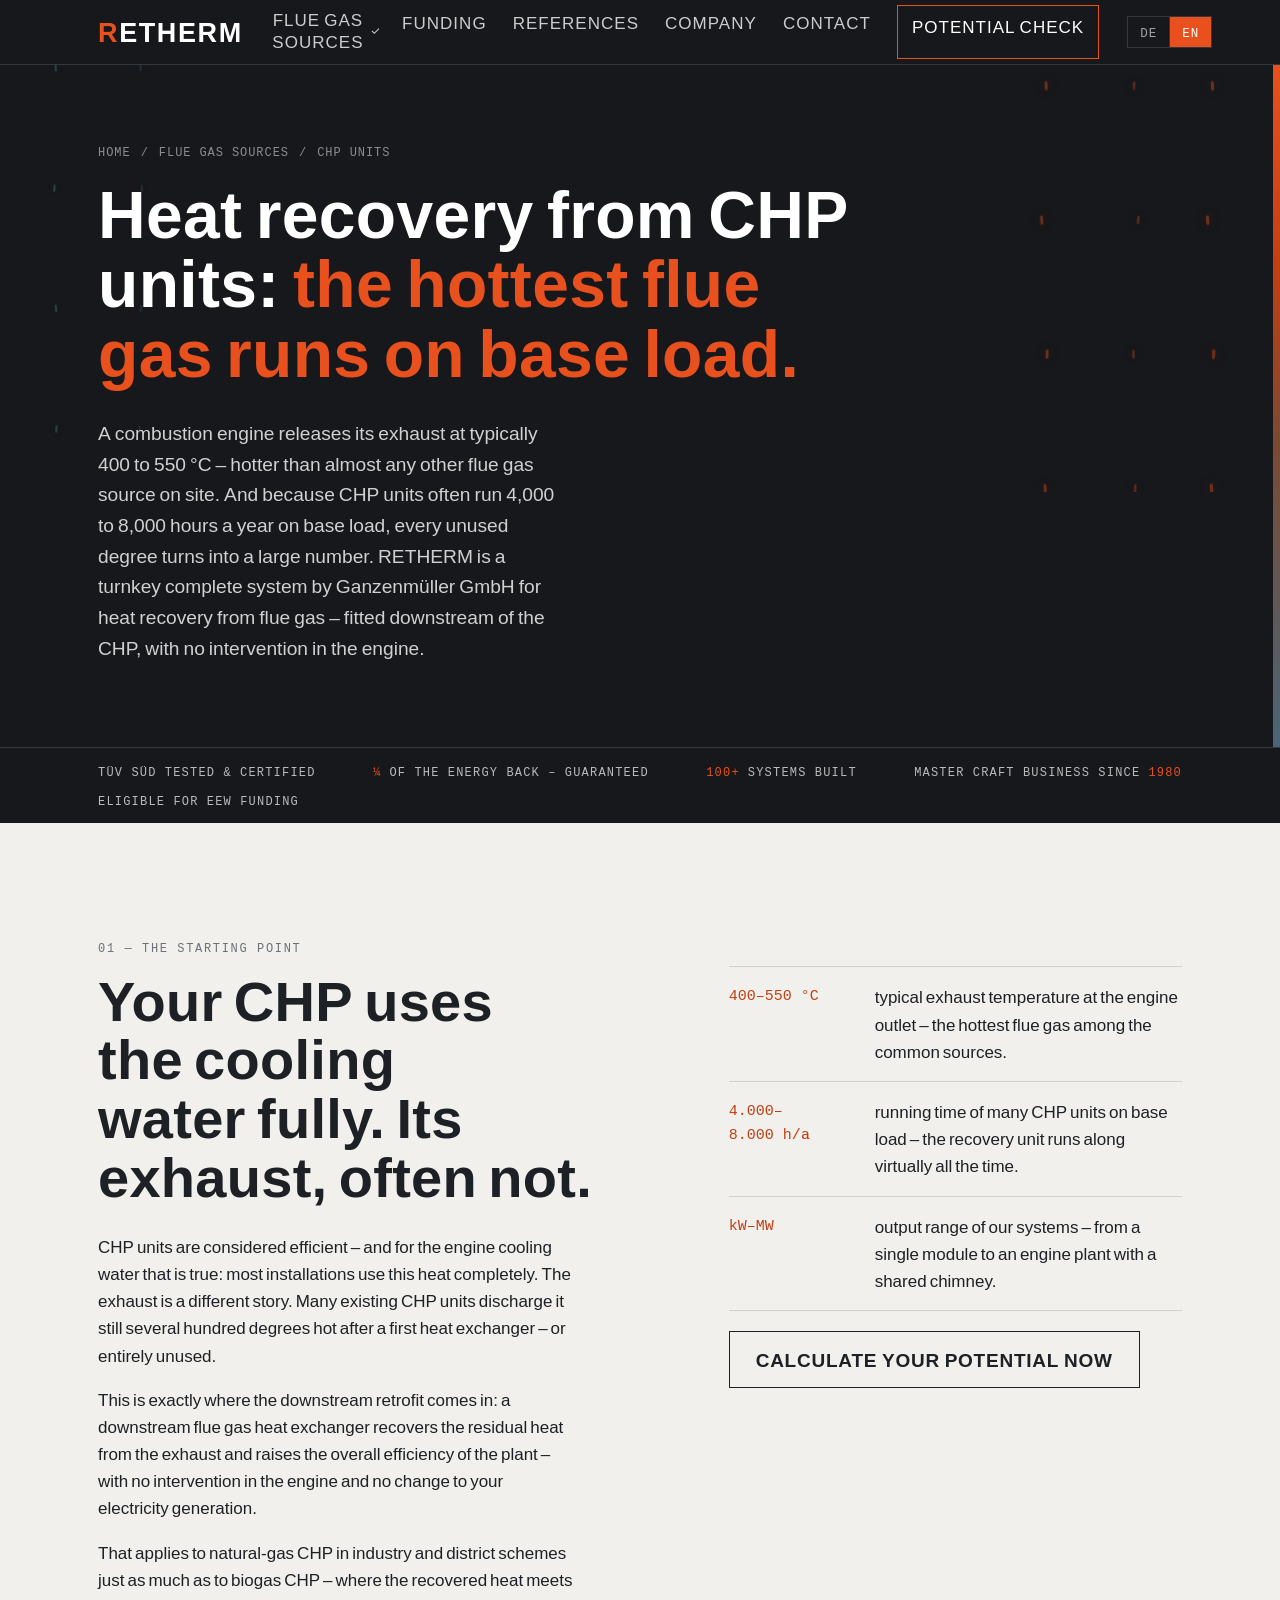
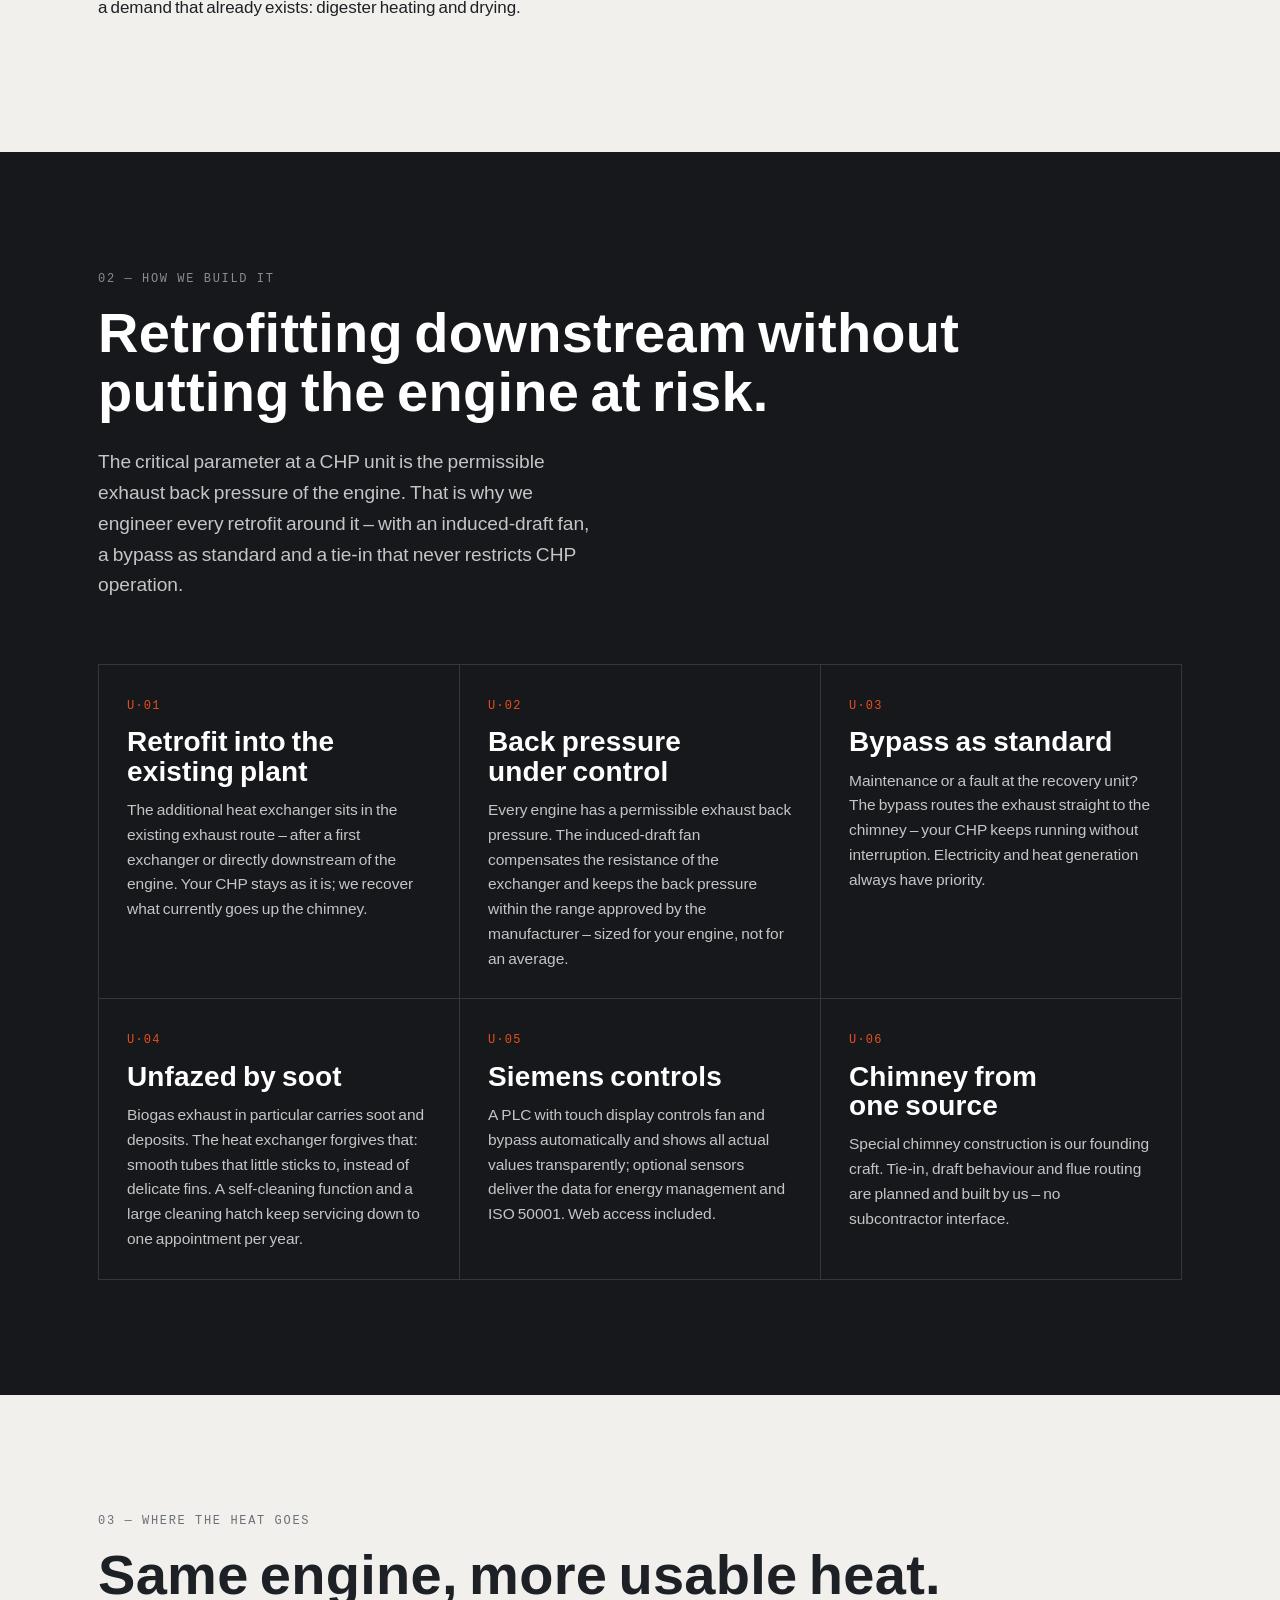
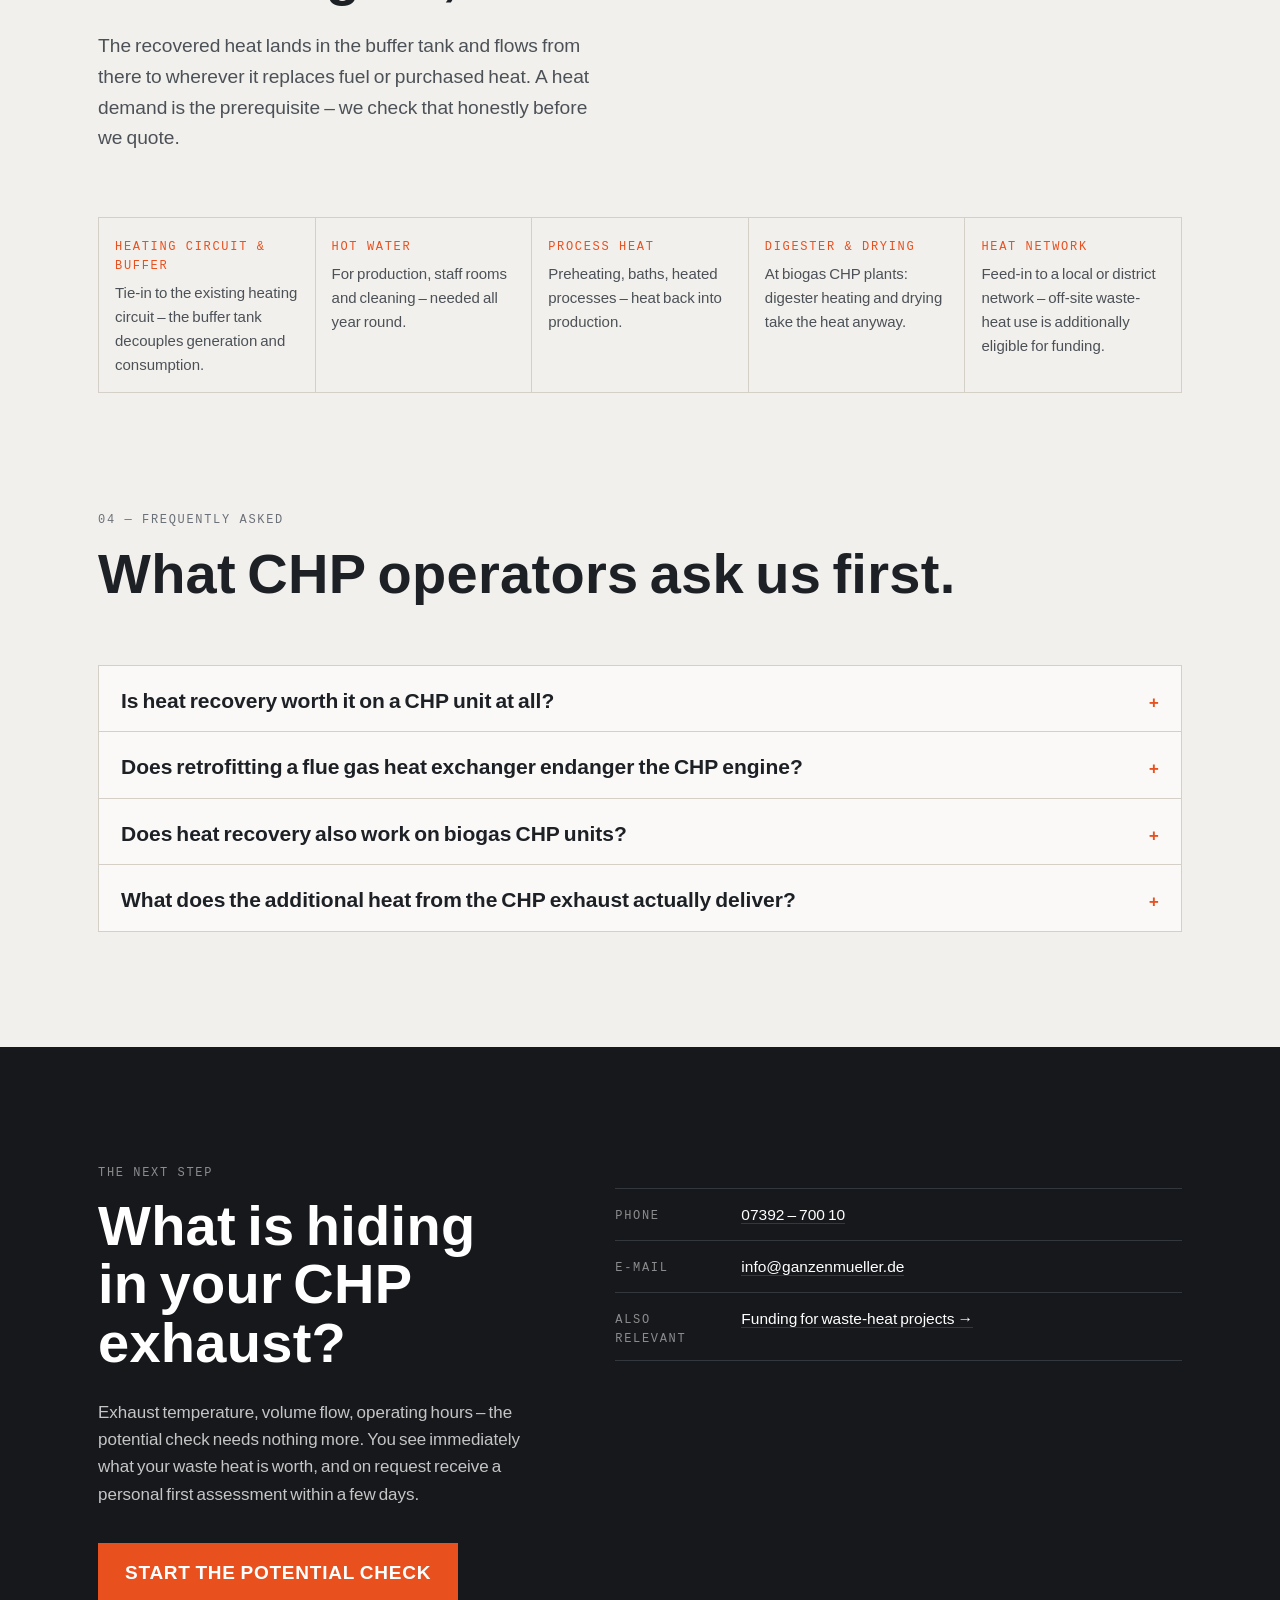
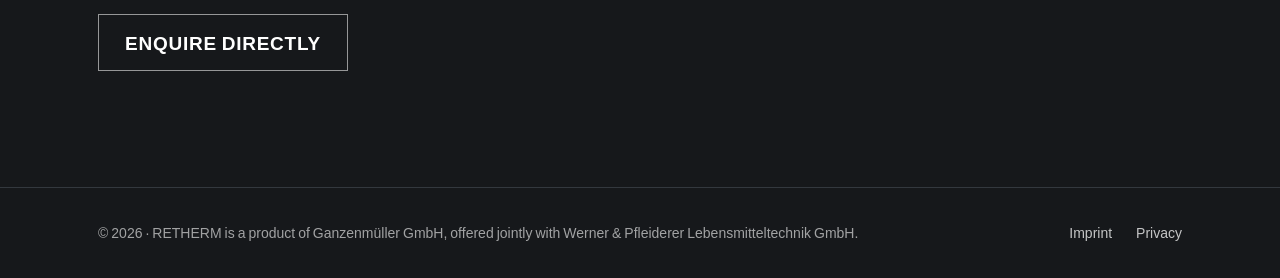
<file: abgas-bhkw.html>
<!DOCTYPE html>
<html lang="de">
<head>
  <meta charset="UTF-8">
  <meta name="viewport" content="width=device-width, initial-scale=1.0">
  <title data-i18n="bhkw.title">Wärmerückgewinnung am Blockheizkraftwerk | RETHERM</title>
  <meta name="description" data-i18n-content="bhkw.desc" content="BHKW-Abgas ist mit typisch 400–550 °C extrem heiß und fällt in der Grundlast über tausende Stunden an. RETHERM schaltet einen Abgaswärmetauscher nach und hebt den Gesamtnutzungsgrad – mit Saugzug, Bypass und Kaminanbindung als Komplettanlage, ohne den Motorbetrieb zu gefährden.">
  <link rel="icon" type="image/svg+xml" href="assets/img/favicon.svg">
  <link rel="icon" type="image/png" sizes="48x48" href="assets/img/favicon-48.png">
  <link rel="apple-touch-icon" href="assets/img/apple-touch-icon.png">
  <link rel="preload" href="assets/fonts/barlow-condensed-normal-700.woff2" as="font" type="font/woff2" crossorigin>
  <link rel="preload" href="assets/fonts/barlow-normal-400.woff2" as="font" type="font/woff2" crossorigin>
  <link rel="preload" href="assets/fonts/ibm-plex-mono-normal-400.woff2" as="font" type="font/woff2" crossorigin>
  <link rel="stylesheet" href="assets/css/main.css">
</head>
<body>

<!-- ================= Header ================= -->
<header class="site-head">
  <div class="wrap site-head__bar">
    <a class="brand" href="index.html" aria-label="RETHERM – zur Startseite">
      <span class="brand__mark">RETHERM</span>
      <span class="brand__sub" data-i18n="brand.sub">Wärmerückgewinnung aus Abgas · powered by Ganzenmüller</span>
    </a>
    <nav class="site-nav" id="site-nav" aria-label="Hauptnavigation">
      <div class="nav-item">
        <button type="button" class="nav-sub-toggle" aria-expanded="false" data-i18n="nav.sources">Abgasquellen</button>
        <div class="nav-sub">
          <a href="abgasquellen.html" data-i18n="nav.srcAll">Alle Abgasquellen</a>
          <a href="abgas-industrieofen.html" data-i18n="nav.srcOven">Industrieöfen</a>
          <a href="abgas-dampfkessel.html" data-i18n="nav.srcBoiler">Dampfkessel</a>
          <a href="abgas-bhkw.html" aria-current="page" data-i18n="nav.srcChp">Blockheizkraftwerke</a>
          <a href="abgas-trocknung.html" data-i18n="nav.srcDrying">Trocknungsanlagen</a>
          <a href="abgas-backofen.html" data-i18n="nav.srcBakery">Backöfen</a>
        </div>
      </div>
      <a href="foerderung.html" data-i18n="nav.funding">Förderung</a>
      <a href="referenzen.html" data-i18n="nav.refs">Referenzen</a>
      <a href="unternehmen.html" data-i18n="nav.company">Unternehmen</a>
      <a href="kontakt.html" data-i18n="nav.contact">Kontakt</a>
      <a href="potenzial-check.html" class="nav-cta" data-i18n="nav.check">Potenzial-Check</a>
    </nav>
    <div class="lang-switch" role="group" aria-label="Sprache / Language">
      <button type="button" id="lang-de" aria-pressed="true">DE</button>
      <button type="button" id="lang-en" aria-pressed="false">EN</button>
    </div>
    <button class="nav-toggle" id="nav-toggle" aria-expanded="false" aria-controls="site-nav" aria-label="Menü öffnen">
      <span></span><span></span><span></span>
    </button>
  </div>
</header>

<main>

  <!-- ================= Seitenkopf ================= -->
  <section class="page-head">
    <svg class="page-head__flow" viewBox="0 0 1200 400" preserveAspectRatio="xMidYMid slice" aria-hidden="true"><g class="flow-up"><path d="M980 400 C 974 320, 990 240, 978 160 C 970 100, 986 40, 979 0"/><path d="M1064 400 C 1070 315, 1054 235, 1066 155 C 1074 95, 1058 35, 1065 0"/><path d="M1136 400 C 1130 325, 1146 245, 1134 165 C 1126 105, 1142 45, 1135 0"/></g><g class="flow-down"><path d="M52 0 C 58 80, 42 160, 54 240 C 62 300, 46 360, 53 400"/><path d="M132 0 C 126 85, 142 165, 130 245 C 122 305, 138 365, 131 400"/></g></svg>
    <div class="wrap page-head__inner">
      <nav class="crumbs" aria-label="Pfad">
        <a href="index.html" data-i18n="nav.home">Start</a>
        <span>/</span>
        <span data-i18n="nav.sources">Abgasquellen</span>
        <span>/</span>
        <span data-i18n="nav.srcChp">Blockheizkraftwerke</span>
      </nav>
      <h1 data-i18n-html="bhkw.h1">Wärmerückgewinnung am Blockheizkraftwerk: <em>das heißeste Abgas läuft in der Grundlast.</em></h1>
      <p class="lead" data-i18n="bhkw.lead">Ein Verbrennungsmotor gibt sein Abgas mit typisch 400 bis 550 °C ab – heißer als fast jede andere Abgasquelle im Betrieb. Und weil BHKW als Grundlast oft 4.000 bis 8.000 Stunden im Jahr laufen, wird aus jedem ungenutzten Grad eine große Zahl. RETHERM ist eine schlüsselfertige Komplettanlage der Ganzenmüller GmbH zur Wärmerückgewinnung aus Abgas – am BHKW nachgeschaltet, ohne Eingriff in den Motor.</p>
    </div>
  </section>

  <!-- ================= Trust-Leiste ================= -->
  <div class="trust">
    <div class="wrap">
      <span data-i18n="trust.tuv">Vom TÜV Süd geprüft &amp; zertifiziert</span>
      <span data-i18n-html="trust.quarter"><b>¼</b> der Energie zurück – garantiert</span>
      <span data-i18n-html="trust.plants"><b>100+</b> realisierte Anlagen</span>
      <span data-i18n-html="trust.since">Meisterbetrieb seit <b>1980</b></span>
      <span data-i18n="trust.funding">Förderfähig nach EEW</span>
    </div>
  </div>

  <!-- ================= 01 Ausgangslage ================= -->
  <section class="section">
    <div class="wrap">
      <div class="split">
        <div class="rv">
          <p class="tag" data-i18n="bhkw.a.tag">01 — Die Ausgangslage</p>
          <h2 data-i18n="bhkw.a.h2">Ihr BHKW nutzt das Kühlwasser vollständig. Das Abgas oft nicht.</h2>
          <p data-i18n="bhkw.a.p1">Blockheizkraftwerke gelten als effizient – und beim Motorkühlwasser stimmt das auch: Diese Wärme wird in den meisten Anlagen vollständig genutzt. Beim Abgas sieht es anders aus. Viele Bestands-BHKW führen es nach einem ersten Wärmetauscher noch mehrere hundert Grad heiß ab – oder ganz ungenutzt.</p>
          <p data-i18n="bhkw.a.p2">Genau hier setzt die Nachschaltung an: Ein nachgeschalteter Abgaswärmetauscher holt die Restwärme aus dem Abgas und hebt den Gesamtnutzungsgrad der Anlage – ohne Eingriff in den Motor und ohne dass sich an Ihrer Stromerzeugung etwas ändert.</p>
          <p data-i18n="bhkw.a.p3">Das gilt für Erdgas-BHKW in Industrie und Quartieren genauso wie für Biogas-BHKW – dort trifft die zurückgewonnene Wärme mit Fermenterheizung und Trocknung auf einen Bedarf, der ohnehin da ist.</p>
        </div>
        <div class="rv">
          <ul class="loss-list">
            <li>
              <span class="val">400–550&nbsp;°C</span>
              <span data-i18n="bhkw.a.l1">typische Abgastemperatur am Motoraustritt – das heißeste Abgas unter den gängigen Quellen.</span>
            </li>
            <li>
              <span class="val">4.000–8.000&nbsp;h/a</span>
              <span data-i18n="bhkw.a.l2">Laufzeit vieler BHKW in der Grundlast – die Rückgewinnung läuft praktisch immer mit.</span>
            </li>
            <li>
              <span class="val">kW–MW</span>
              <span data-i18n="bhkw.a.l3">Leistungsspanne unserer Anlagen – vom einzelnen Modul bis zum Motorenpark mit Sammelkamin.</span>
            </li>
          </ul>
          <p style="margin-top: 20px">
            <a class="btn" href="potenzial-check.html" data-i18n="bhkw.a.cta">Potenzial jetzt berechnen</a>
          </p>
        </div>
      </div>
    </div>
  </section>

  <!-- ================= 02 Umsetzung ================= -->
  <section class="section section--dark">
    <div class="wrap">
      <div class="section__head rv">
        <p class="tag" data-i18n="bhkw.u.tag">02 — So setzen wir es um</p>
        <h2 data-i18n="bhkw.u.h2">Nachschalten, ohne den Motor zu gefährden.</h2>
        <p class="lead" data-i18n="bhkw.u.lead">Die kritische Größe am BHKW ist der zulässige Abgasgegendruck des Motors. Deshalb legen wir jede Nachschaltung fachgerecht darauf aus – mit Saugzug, serienmäßigem Bypass und einer Anbindung, die den BHKW-Betrieb zu keinem Zeitpunkt einschränkt.</p>
      </div>
      <div class="comp-grid rv">
        <article class="comp">
          <span class="comp__no">U·01</span>
          <h3 data-i18n="bhkw.u.c1h">Nachschaltung im Bestand</h3>
          <p data-i18n="bhkw.u.c1p">Der zusätzliche Wärmetauscher sitzt im vorhandenen Abgasweg – hinter einem ersten Tauscher oder direkt nach dem Motor. Ihr BHKW bleibt, wie es ist; wir holen heraus, was heute durch den Kamin geht.</p>
        </article>
        <article class="comp">
          <span class="comp__no">U·02</span>
          <h3 data-i18n="bhkw.u.c2h">Gegendruck im Griff</h3>
          <p data-i18n="bhkw.u.c2p">Jeder Motor hat einen zulässigen Abgasgegendruck. Der Saugzug an der Anlage kompensiert den Widerstand des Tauschers und hält den Gegendruck im vom Hersteller freigegebenen Bereich – ausgelegt auf Ihren Motor, nicht auf einen Mittelwert.</p>
        </article>
        <article class="comp">
          <span class="comp__no">U·03</span>
          <h3 data-i18n="bhkw.u.c3h">Bypass serienmäßig</h3>
          <p data-i18n="bhkw.u.c3p">Wartung oder Störung an der Rückgewinnung? Der Bypass führt das Abgas direkt zum Kamin – Ihr BHKW läuft unterbrechungsfrei weiter. Strom- und Wärmeerzeugung haben immer Vorrang.</p>
        </article>
        <article class="comp">
          <span class="comp__no">U·04</span>
          <h3 data-i18n="bhkw.u.c4h">Unempfindlich gegen Ruß</h3>
          <p data-i18n="bhkw.u.c4p">Gerade Biogas-Abgas bringt Ruß und Anhaftungen mit. Der Wärmetauscher verzeiht das: glatte Rohre, an denen wenig haften bleibt, statt empfindlicher Lamellen. Selbstreinigungsfunktion und große Reinigungsöffnung halten den Serviceaufwand bei einem Termin pro Jahr.</p>
        </article>
        <article class="comp">
          <span class="comp__no">U·05</span>
          <h3 data-i18n="bhkw.u.c5h">Siemens-Steuerung</h3>
          <p data-i18n="bhkw.u.c5p">SPS mit Touch-Display regelt Saugzug und Bypass automatisch und zeigt alle Ist-Werte transparent; optionale Sensorik liefert die Daten für Energiemanagement und ISO 50001. Webbasierter Zugang inklusive.</p>
        </article>
        <article class="comp">
          <span class="comp__no">U·06</span>
          <h3 data-i18n="bhkw.u.c6h">Kamin aus einer Hand</h3>
          <p data-i18n="bhkw.u.c6p">Sonderkaminbau ist unser Ursprungshandwerk. Anbindung, Zugverhalten und Abgasführung planen und bauen wir selbst – ohne Schnittstelle zum Subunternehmer.</p>
        </article>
      </div>
    </div>
  </section>

  <!-- ================= 03 Wärmeverwendung ================= -->
  <section class="section">
    <div class="wrap">
      <div class="section__head rv">
        <p class="tag" data-i18n="bhkw.w.tag">03 — Wohin mit der Wärme</p>
        <h2 data-i18n="bhkw.w.h2">Derselbe Motor, mehr nutzbare Wärme.</h2>
        <p class="lead" data-i18n="bhkw.w.lead">Die zurückgewonnene Wärme landet im Pufferspeicher und fließt von dort dorthin, wo sie Brennstoff oder zugekaufte Wärme ersetzt. Voraussetzung ist eine Wärmeabnahme – die prüfen wir ehrlich, bevor wir anbieten.</p>
      </div>
      <div class="use-grid rv">
        <div>
          <span class="tag tag--heat" data-i18n="bhkw.w.u1t">Heizkreis &amp; Puffer</span>
          <p data-i18n="bhkw.w.u1">Einbindung in den bestehenden Heizkreis – der Pufferspeicher entkoppelt Erzeugung und Verbrauch.</p>
        </div>
        <div>
          <span class="tag tag--heat" data-i18n="bhkw.w.u2t">Warmwasser</span>
          <p data-i18n="bhkw.w.u2">Für Produktion, Sozialräume und Reinigung – ganzjährig gebraucht.</p>
        </div>
        <div>
          <span class="tag tag--heat" data-i18n="bhkw.w.u3t">Prozesswärme</span>
          <p data-i18n="bhkw.w.u3">Vorwärmung, Bäder, beheizte Prozesse – Wärme zurück in die Produktion.</p>
        </div>
        <div>
          <span class="tag tag--heat" data-i18n="bhkw.w.u4t">Fermenter &amp; Trocknung</span>
          <p data-i18n="bhkw.w.u4">Bei Biogas-BHKW: Fermenterheizung und Trocknung nehmen die Wärme ohnehin ab.</p>
        </div>
        <div>
          <span class="tag tag--heat" data-i18n="bhkw.w.u5t">Wärmenetz</span>
          <p data-i18n="bhkw.w.u5">Einspeisung ins Nah- oder Quartiersnetz – außerbetriebliche Abwärmenutzung ist zusätzlich förderfähig.</p>
        </div>
      </div>
    </div>
  </section>

  <!-- ================= 04 Häufige Fragen ================= -->
  <section class="section" id="faq" style="padding-top: 0">
    <div class="wrap">
      <div class="section__head rv">
        <p class="tag" data-i18n="bhkw.faq.tag">04 — Häufige Fragen</p>
        <h2 data-i18n="bhkw.faq.h2">Was BHKW-Betreiber uns zuerst fragen.</h2>
      </div>
      <div class="faq rv">
        <details>
          <summary data-i18n="bhkw.faq.q1">Lohnt sich Wärmerückgewinnung am BHKW überhaupt?</summary>
          <p data-i18n="bhkw.faq.a1">Ja, in vielen Fällen – am BHKW kommen zwei günstige Faktoren zusammen. Das Abgas verlässt den Motor mit typisch 400 bis 550 °C und ist damit heißer als bei fast jeder anderen Quelle; unser Sweetspot beginnt bereits bei 150 °C. Und weil BHKW in der Grundlast oft 4.000 bis 8.000 Stunden im Jahr laufen, arbeitet die Rückgewinnung fast durchgehend mit. Wichtig zur Einordnung: Unsere Zusage „¼ der Energie zurück – garantiert“ gilt für das Backofen-Segment; am BHKW berechnen wir das Potenzial individuell aus Abgastemperatur, Volumenstrom und Betriebsstunden. Genau das erledigt der Potenzial-Check in einer Minute.</p>
        </details>
        <details>
          <summary data-i18n="bhkw.faq.q2">Gefährdet die Nachrüstung eines Abgaswärmetauschers den BHKW-Motor?</summary>
          <p data-i18n="bhkw.faq.a2">Nein. Die kritische Größe ist der zulässige Abgasgegendruck – jeder Motorenhersteller gibt dafür einen Bereich frei. Der Saugzug der RETHERM-Anlage kompensiert den Widerstand des nachgeschalteten Wärmetauschers und hält den Gegendruck in diesem Bereich, ausgelegt auf Ihren Motor statt auf einen Mittelwert. Dazu kommt der serienmäßige Bypass: Bei Wartung, Störung oder vollem Pufferspeicher strömt das Abgas direkt zum Kamin, als gäbe es die Rückgewinnung nicht. Ihr BHKW läuft dadurch in jedem Betriebszustand unterbrechungsfrei weiter – Strom- und Wärmeerzeugung haben immer Vorrang. Die Anlagen sind vom TÜV Süd geprüft und zertifiziert.</p>
        </details>
        <details>
          <summary data-i18n="bhkw.faq.q3">Funktioniert Wärmerückgewinnung auch am Biogas-BHKW?</summary>
          <p data-i18n="bhkw.faq.a3">Ja – Biogas-BHKW gehören sogar zu den typischen Anwendungen. Ihr Abgas bringt allerdings Ruß und Anhaftungen mit; darauf ist der Wärmetauscher ausgelegt: glatte Rohre, an denen wenig haften bleibt, statt empfindlicher Lamellen, dazu Selbstreinigungsfunktion und große Reinigungsöffnung. So bleibt es bei einem Servicetermin pro Jahr. Der zweite Vorteil liegt in der Wärmeabnahme: An der Biogasanlage sind Fermenterheizung und Trocknung dauerhafte Abnehmer – die zurückgewonnene Wärme ersetzt dort direkt Wärme, die sonst anders erzeugt oder zugekauft werden müsste.</p>
        </details>
        <details>
          <summary data-i18n="bhkw.faq.q4">Was bringt die zusätzliche Wärme aus dem BHKW-Abgas konkret?</summary>
          <p data-i18n="bhkw.faq.a4">Sie hebt den Gesamtnutzungsgrad Ihres BHKW: derselbe Motor, dieselbe Stromerzeugung, aber mehr nutzbare Wärme. Die Rückgewinnung fließt zunächst in den Pufferspeicher und von dort in den Heizkreis, in Warmwasser oder Prozesswärme; bei Biogas-BHKW in Fermenterheizung und Trocknung, auf Wunsch auch in ein Nah- oder Quartiersnetz. Voraussetzung ist eine Wärmeabnahme – die prüfen wir ehrlich, bevor wir anbieten. Die Investition ist über die Bundesförderung EEW förderfähig, Stand 2026 in Modul 4 mit bis zu 45 Prozent Zuschuss für kleine Unternehmen. Wichtigste Regel dabei: Antrag vor Auftrag.</p>
        </details>
      </div>
    </div>
  </section>

  <!-- ================= 05 CTA ================= -->
  <section class="section section--dark">
    <div class="wrap">
      <div class="contact-grid">
        <div class="rv">
          <p class="tag" data-i18n="bhkw.c.tag">Der nächste Schritt</p>
          <h2 data-i18n="bhkw.c.h2">Was steckt in Ihrem BHKW-Abgas?</h2>
          <p style="color: rgba(255,255,255,.75)" data-i18n="bhkw.c.p">Abgastemperatur, Volumenstrom, Betriebsstunden – mehr braucht der Potenzial-Check nicht. Sie sehen sofort, was Ihre Abwärme wert ist, und erhalten auf Wunsch binnen weniger Tage eine persönliche Ersteinschätzung.</p>
          <div class="hero__cta">
            <a class="btn btn--heat" href="potenzial-check.html" data-i18n="bhkw.c.cta1">Potenzial-Check starten</a>
            <a class="btn btn--ghost-light" href="kontakt.html" data-i18n="bhkw.c.cta2">Direkt anfragen</a>
          </div>
        </div>
        <div class="rv">
          <ul class="contact-direct">
            <li>
              <span class="tag" data-i18n="bhkw.c.dPhone">Telefon</span>
              <span><a href="tel:+49739270010">07392 – 700 10</a></span>
            </li>
            <li>
              <span class="tag" data-i18n="bhkw.c.dMail">E-Mail</span>
              <span><a href="mailto:info@ganzenmueller.de">info@ganzenmueller.de</a></span>
            </li>
            <li>
              <span class="tag" data-i18n="bhkw.c.dNext">Auch spannend</span>
              <span><a href="foerderung.html" data-i18n="bhkw.c.dNextLink">Förderung für Abwärmeprojekte →</a></span>
            </li>
          </ul>
        </div>
      </div>
    </div>
  </section>

</main>

<!-- ================= Footer ================= -->
<footer class="site-foot">
  <div class="wrap">
    <span data-i18n="foot.legal">© 2026 · RETHERM ist ein Produkt der Ganzenmüller GmbH – für Backöfen gemeinsam angeboten mit der Werner &amp; Pfleiderer Lebensmitteltechnik GmbH.</span>
    <nav aria-label="Rechtliches">
      <a href="impressum.html" data-i18n="foot.imprint">Impressum</a>
      <a href="datenschutz.html" data-i18n="foot.privacy">Datenschutz</a>
    </nav>
  </div>
</footer>

<script type="application/ld+json">
{
  "@context": "https://schema.org",
  "@type": "FAQPage",
  "mainEntity": [
    {
      "@type": "Question",
      "name": "Lohnt sich Wärmerückgewinnung am BHKW überhaupt?",
      "acceptedAnswer": { "@type": "Answer", "text": "Ja, in vielen Fällen: BHKW-Abgas ist mit typisch 400 bis 550 °C heißer als fast jede andere Quelle, der Sweetspot beginnt bereits bei 150 °C – und in der Grundlast laufen die Motoren oft 4.000 bis 8.000 Stunden im Jahr. Die Zusage „¼ der Energie zurück – garantiert“ gilt für das Backofen-Segment; am BHKW wird das Potenzial individuell aus Abgastemperatur, Volumenstrom und Betriebsstunden berechnet." }
    },
    {
      "@type": "Question",
      "name": "Gefährdet die Nachrüstung eines Abgaswärmetauschers den BHKW-Motor?",
      "acceptedAnswer": { "@type": "Answer", "text": "Nein. Der Saugzug der RETHERM-Anlage kompensiert den Widerstand des nachgeschalteten Wärmetauschers und hält den Abgasgegendruck im vom Motorenhersteller freigegebenen Bereich. Der serienmäßige Bypass führt das Abgas bei Wartung, Störung oder vollem Pufferspeicher direkt zum Kamin – das BHKW läuft unterbrechungsfrei weiter. Vom TÜV Süd geprüft und zertifiziert." }
    },
    {
      "@type": "Question",
      "name": "Funktioniert Wärmerückgewinnung auch am Biogas-BHKW?",
      "acceptedAnswer": { "@type": "Answer", "text": "Ja. Biogas-Abgas bringt Ruß und Anhaftungen mit; der Wärmetauscher ist darauf ausgelegt: glatte Rohre statt empfindlicher Lamellen, dazu Selbstreinigungsfunktion und große Reinigungsöffnung – es bleibt bei einem Servicetermin pro Jahr. Fermenterheizung und Trocknung nehmen die zurückgewonnene Wärme direkt ab." }
    },
    {
      "@type": "Question",
      "name": "Was bringt die zusätzliche Wärme aus dem BHKW-Abgas konkret?",
      "acceptedAnswer": { "@type": "Answer", "text": "Sie hebt den Gesamtnutzungsgrad des BHKW: derselbe Motor, dieselbe Stromerzeugung, mehr nutzbare Wärme. Über den Pufferspeicher fließt sie in Heizkreis, Warmwasser oder Prozesswärme, bei Biogas-BHKW in Fermenterheizung und Trocknung. Die Investition ist über die Bundesförderung EEW förderfähig, Stand 2026 in Modul 4 mit bis zu 45 Prozent für kleine Unternehmen – Antrag vor Auftrag." }
    }
  ]
}
</script>
<script src="assets/js/i18n.js"></script>
<script src="assets/js/i18n/bhkw.js"></script>
<script src="assets/js/app.js"></script>
</body>
</html>
</file>
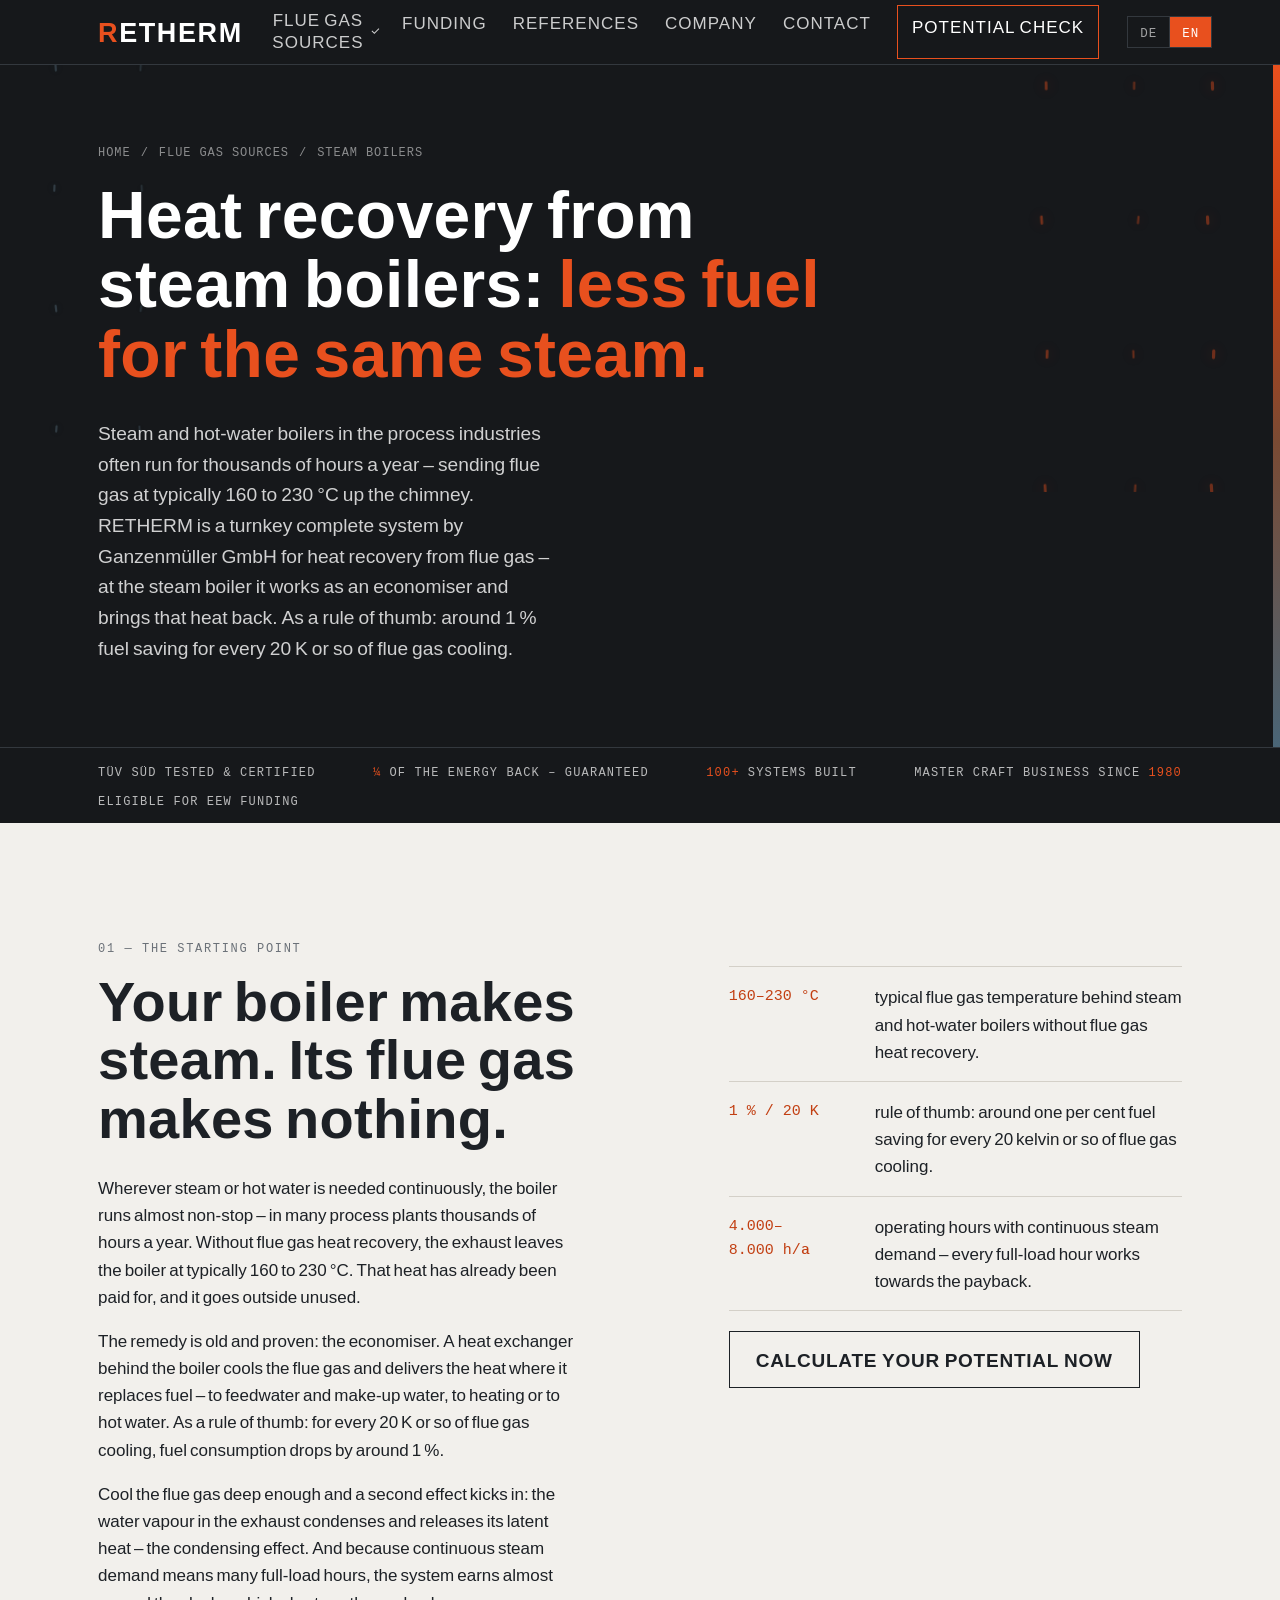
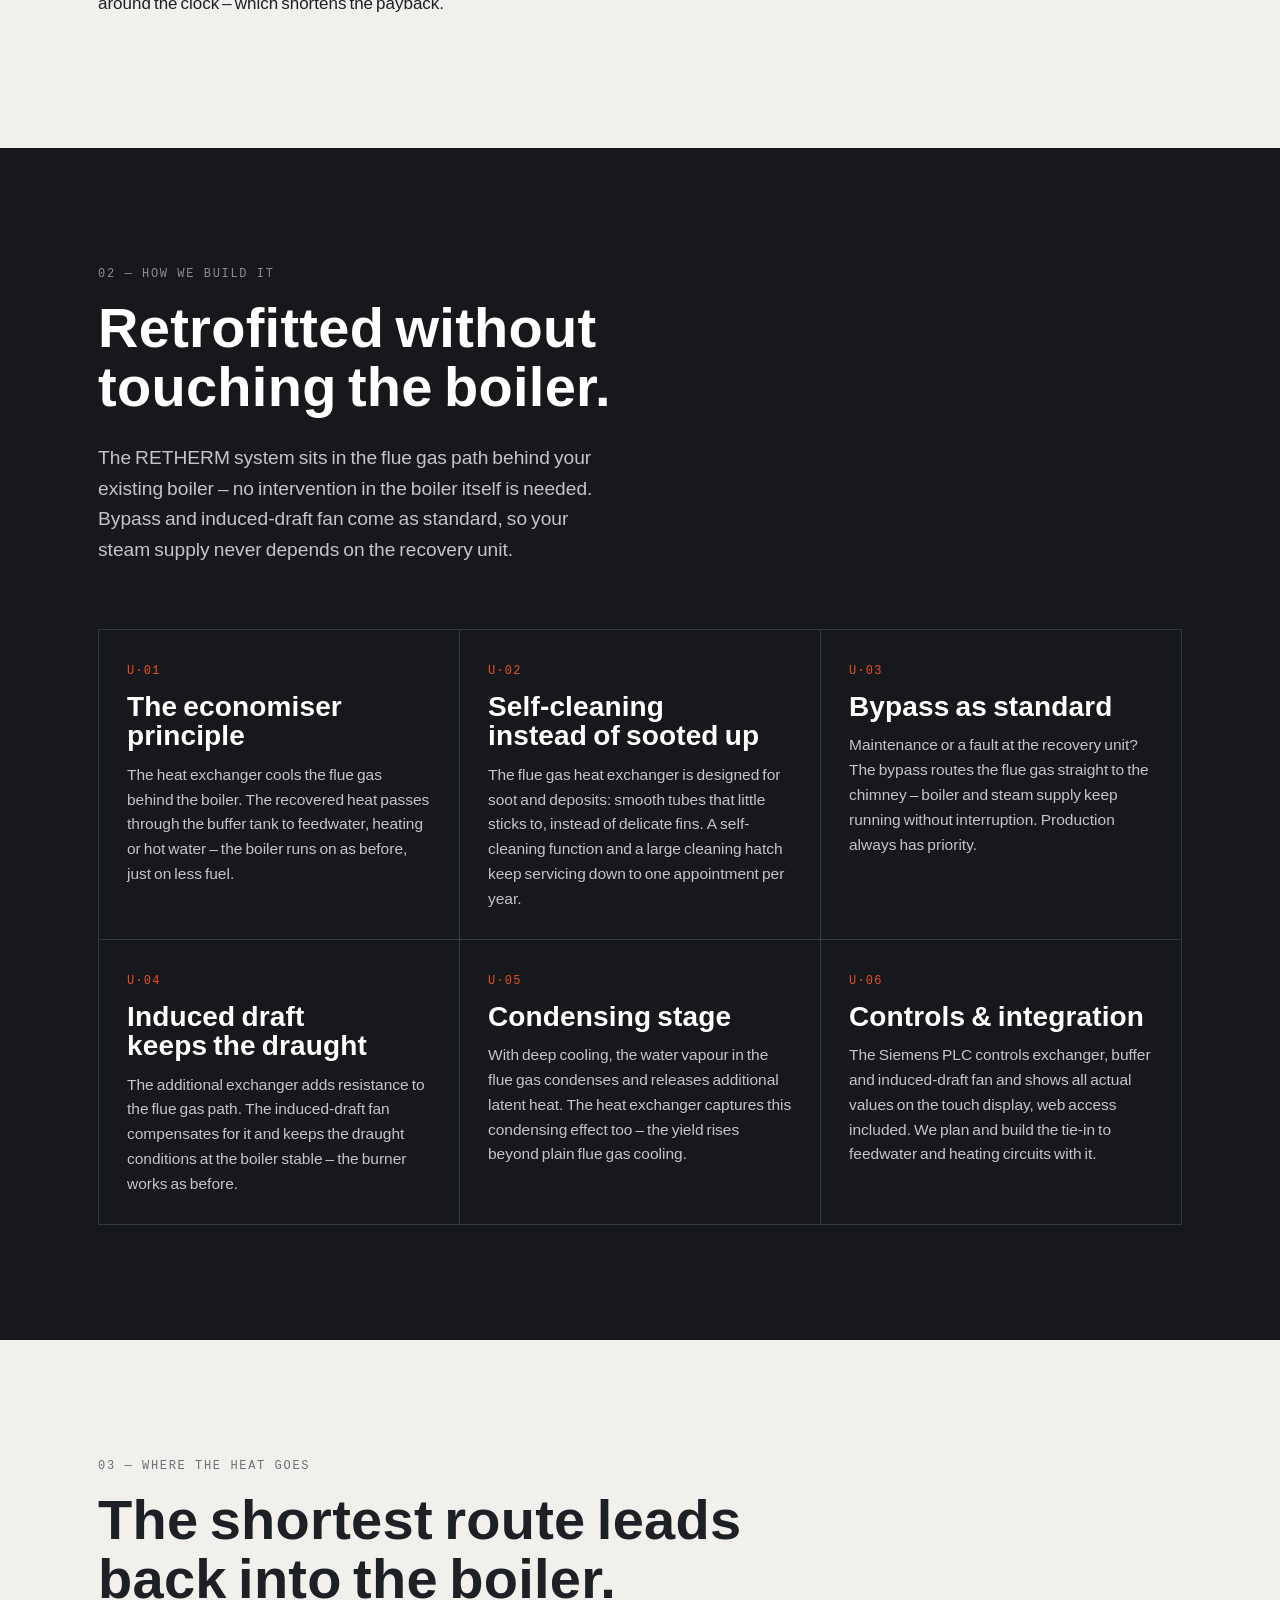
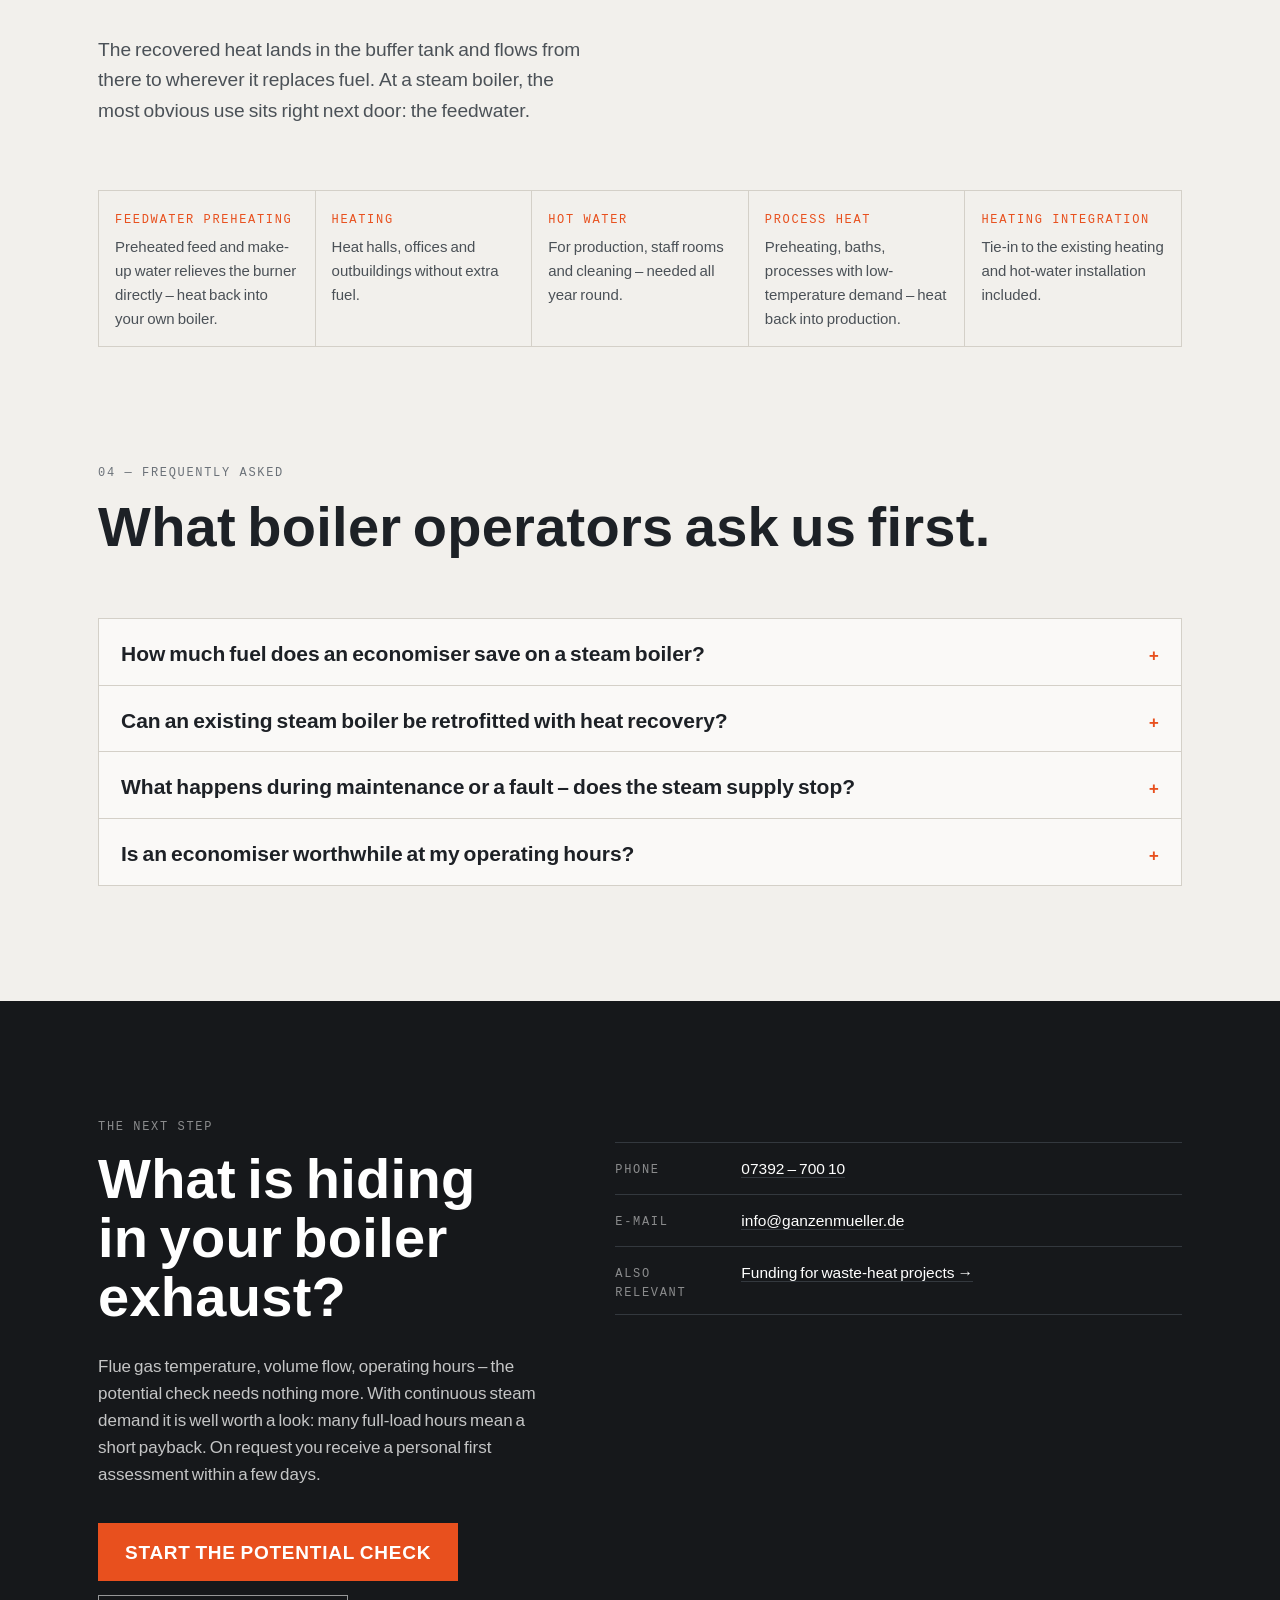
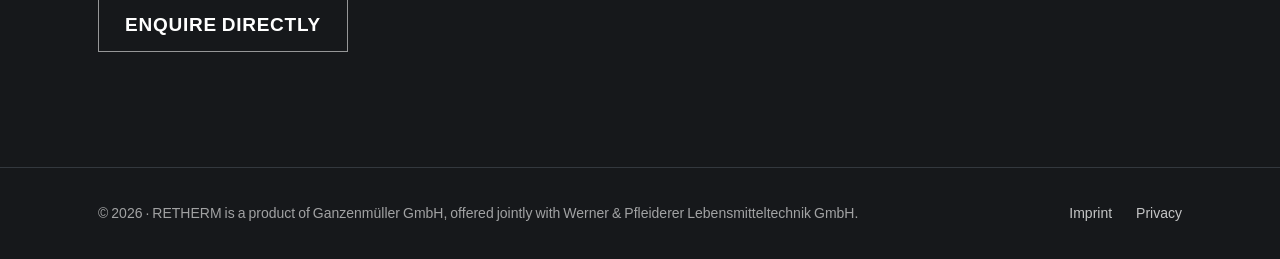
<file: abgas-dampfkessel.html>
<!DOCTYPE html>
<html lang="de">
<head>
  <meta charset="UTF-8">
  <meta name="viewport" content="width=device-width, initial-scale=1.0">
  <title data-i18n="kessel.title">Wärmerückgewinnung am Dampfkessel | RETHERM</title>
  <meta name="description" data-i18n-content="kessel.desc" content="Hinter Dampf- und Heißwasserkesseln geht Abgas mit typisch 160–230 °C durch den Kamin – über tausende Betriebsstunden. RETHERM holt die Wärme als Economiser-Komplettanlage zurück: für Speisewasser, Heizung und Warmwasser, mit Abgaswärmetauscher, Bypass, Saugzug und Siemens-Steuerung.">
  <link rel="icon" type="image/svg+xml" href="assets/img/favicon.svg">
  <link rel="icon" type="image/png" sizes="48x48" href="assets/img/favicon-48.png">
  <link rel="apple-touch-icon" href="assets/img/apple-touch-icon.png">
  <link rel="preload" href="assets/fonts/barlow-condensed-normal-700.woff2" as="font" type="font/woff2" crossorigin>
  <link rel="preload" href="assets/fonts/barlow-normal-400.woff2" as="font" type="font/woff2" crossorigin>
  <link rel="preload" href="assets/fonts/ibm-plex-mono-normal-400.woff2" as="font" type="font/woff2" crossorigin>
  <link rel="stylesheet" href="assets/css/main.css">
</head>
<body>

<!-- ================= Header ================= -->
<header class="site-head">
  <div class="wrap site-head__bar">
    <a class="brand" href="index.html" aria-label="RETHERM – zur Startseite">
      <span class="brand__mark">RETHERM</span>
      <span class="brand__sub" data-i18n="brand.sub">Wärmerückgewinnung aus Abgas · powered by Ganzenmüller</span>
    </a>
    <nav class="site-nav" id="site-nav" aria-label="Hauptnavigation">
      <div class="nav-item">
        <button type="button" class="nav-sub-toggle" aria-expanded="false" data-i18n="nav.sources">Abgasquellen</button>
        <div class="nav-sub">
          <a href="abgasquellen.html" data-i18n="nav.srcAll">Alle Abgasquellen</a>
          <a href="abgas-industrieofen.html" data-i18n="nav.srcOven">Industrieöfen</a>
          <a href="abgas-dampfkessel.html" aria-current="page" data-i18n="nav.srcBoiler">Dampfkessel</a>
          <a href="abgas-bhkw.html" data-i18n="nav.srcChp">Blockheizkraftwerke</a>
          <a href="abgas-trocknung.html" data-i18n="nav.srcDrying">Trocknungsanlagen</a>
          <a href="abgas-backofen.html" data-i18n="nav.srcBakery">Backöfen</a>
        </div>
      </div>
      <a href="foerderung.html" data-i18n="nav.funding">Förderung</a>
      <a href="referenzen.html" data-i18n="nav.refs">Referenzen</a>
      <a href="unternehmen.html" data-i18n="nav.company">Unternehmen</a>
      <a href="kontakt.html" data-i18n="nav.contact">Kontakt</a>
      <a href="potenzial-check.html" class="nav-cta" data-i18n="nav.check">Potenzial-Check</a>
    </nav>
    <div class="lang-switch" role="group" aria-label="Sprache / Language">
      <button type="button" id="lang-de" aria-pressed="true">DE</button>
      <button type="button" id="lang-en" aria-pressed="false">EN</button>
    </div>
    <button class="nav-toggle" id="nav-toggle" aria-expanded="false" aria-controls="site-nav" aria-label="Menü öffnen">
      <span></span><span></span><span></span>
    </button>
  </div>
</header>

<main>

  <!-- ================= Seitenkopf ================= -->
  <section class="page-head">
    <svg class="page-head__flow" viewBox="0 0 1200 400" preserveAspectRatio="xMidYMid slice" aria-hidden="true"><g class="flow-up"><path d="M980 400 C 974 320, 990 240, 978 160 C 970 100, 986 40, 979 0"/><path d="M1064 400 C 1070 315, 1054 235, 1066 155 C 1074 95, 1058 35, 1065 0"/><path d="M1136 400 C 1130 325, 1146 245, 1134 165 C 1126 105, 1142 45, 1135 0"/></g><g class="flow-down"><path d="M52 0 C 58 80, 42 160, 54 240 C 62 300, 46 360, 53 400"/><path d="M132 0 C 126 85, 142 165, 130 245 C 122 305, 138 365, 131 400"/></g></svg>
    <div class="wrap page-head__inner">
      <nav class="crumbs" aria-label="Pfad">
        <a href="index.html" data-i18n="nav.home">Start</a>
        <span>/</span>
        <span data-i18n="nav.sources">Abgasquellen</span>
        <span>/</span>
        <span data-i18n="nav.srcBoiler">Dampfkessel</span>
      </nav>
      <h1 data-i18n-html="kessel.h1">Wärmerückgewinnung am Dampfkessel: <em>weniger Brennstoff für denselben Dampf.</em></h1>
      <p class="lead" data-i18n="kessel.lead">Dampf- und Heißwasserkessel laufen in der Prozessindustrie oft tausende Stunden im Jahr – und schicken dabei Abgas mit typisch 160 bis 230 °C durch den Kamin. RETHERM ist eine schlüsselfertige Komplettanlage der Ganzenmüller GmbH zur Wärmerückgewinnung aus Abgas – am Dampfkessel arbeitet sie als Economiser und holt diese Wärme zurück. Als Faustregel: rund 1 % Brennstoffersparnis je etwa 20 K Abgasabkühlung.</p>
    </div>
  </section>

  <!-- ================= Trust-Leiste ================= -->
  <div class="trust">
    <div class="wrap">
      <span data-i18n="trust.tuv">Vom TÜV Süd geprüft &amp; zertifiziert</span>
      <span data-i18n-html="trust.quarter"><b>¼</b> der Energie zurück – garantiert</span>
      <span data-i18n-html="trust.plants"><b>100+</b> realisierte Anlagen</span>
      <span data-i18n-html="trust.since">Meisterbetrieb seit <b>1980</b></span>
      <span data-i18n="trust.funding">Förderfähig nach EEW</span>
    </div>
  </div>

  <!-- ================= 01 Ausgangslage ================= -->
  <section class="section">
    <div class="wrap">
      <div class="split">
        <div class="rv">
          <p class="tag" data-i18n="kessel.a.tag">01 — Die Ausgangslage</p>
          <h2 data-i18n="kessel.a.h2">Ihr Kessel macht Dampf. Sein Abgas macht nichts.</h2>
          <p data-i18n="kessel.a.p1">Wo kontinuierlich Dampf oder Heißwasser gebraucht wird, läuft der Kessel fast durch – in vielen Prozessbetrieben tausende Stunden im Jahr. Ohne Abgaswärmenutzung verlässt das Abgas den Kessel dabei typisch mit 160 bis 230 °C. Diese Wärme ist bereits bezahlt und geht ungenutzt nach draußen.</p>
          <p data-i18n="kessel.a.p2">Das Gegenmittel ist alt und bewährt: der Economiser. Ein Wärmetauscher hinter dem Kessel kühlt das Abgas ab und gibt die Wärme dort ab, wo sie Brennstoff ersetzt – an Speise- und Zusatzwasser, an die Heizung oder an das Warmwasser. Als Faustregel gilt: Je rund 20 K Abgasabkühlung sinkt der Brennstoffverbrauch um etwa 1 %.</p>
          <p data-i18n="kessel.a.p3">Wird das Abgas tief genug abgekühlt, kommt ein zweiter Effekt dazu: Der Wasserdampf im Abgas kondensiert und gibt seine Kondensationswärme frei – der Brennwerteffekt. Und weil kontinuierlicher Dampfbedarf viele Volllaststunden bedeutet, verdient die Anlage fast rund um die Uhr – das verkürzt die Amortisation.</p>
        </div>
        <div class="rv">
          <ul class="loss-list">
            <li>
              <span class="val">160–230&nbsp;°C</span>
              <span data-i18n="kessel.a.l1">typische Abgastemperatur hinter Dampf- und Heißwasserkesseln ohne Abgaswärmenutzung.</span>
            </li>
            <li>
              <span class="val">1&nbsp;% / 20&nbsp;K</span>
              <span data-i18n="kessel.a.l2">Faustregel: rund ein Prozent Brennstoffersparnis je etwa 20 Kelvin Abgasabkühlung.</span>
            </li>
            <li>
              <span class="val">4.000–8.000&nbsp;h/a</span>
              <span data-i18n="kessel.a.l3">Betriebsstunden bei kontinuierlichem Dampfbedarf – jede Volllaststunde arbeitet für die Amortisation.</span>
            </li>
          </ul>
          <p style="margin-top: 20px">
            <a class="btn" href="potenzial-check.html" data-i18n="kessel.a.cta">Potenzial jetzt berechnen</a>
          </p>
        </div>
      </div>
    </div>
  </section>

  <!-- ================= 02 Umsetzung ================= -->
  <section class="section section--dark">
    <div class="wrap">
      <div class="section__head rv">
        <p class="tag" data-i18n="kessel.u.tag">02 — So setzen wir es um</p>
        <h2 data-i18n="kessel.u.h2">Nachgerüstet, ohne den Kessel anzufassen.</h2>
        <p class="lead" data-i18n="kessel.u.lead">Die RETHERM-Anlage sitzt im Abgasweg hinter Ihrem Bestandskessel – ein Eingriff in den Kessel selbst ist nicht nötig. Bypass und Saugzug sind serienmäßig, damit Ihre Dampfversorgung zu keinem Zeitpunkt von der Rückgewinnung abhängt.</p>
      </div>
      <div class="comp-grid rv">
        <article class="comp">
          <span class="comp__no">U·01</span>
          <h3 data-i18n="kessel.u.c1h">Das Economiser-Prinzip</h3>
          <p data-i18n="kessel.u.c1p">Der Wärmetauscher kühlt das Abgas hinter dem Kessel ab. Die gewonnene Wärme geht über den Pufferspeicher an Speisewasser, Heizung oder Warmwasser – der Kessel fährt weiter wie bisher, nur mit weniger Brennstoff.</p>
        </article>
        <article class="comp">
          <span class="comp__no">U·02</span>
          <h3 data-i18n="kessel.u.c2h">Selbstreinigend statt verrußt</h3>
          <p data-i18n="kessel.u.c2p">Der Abgaswärmetauscher ist auf Ruß und Anhaftungen ausgelegt: glatte Rohre, an denen wenig haften bleibt, statt empfindlicher Lamellen. Selbstreinigungsfunktion und große Reinigungsöffnung halten den Serviceaufwand bei einem Termin pro Jahr.</p>
        </article>
        <article class="comp">
          <span class="comp__no">U·03</span>
          <h3 data-i18n="kessel.u.c3h">Bypass serienmäßig</h3>
          <p data-i18n="kessel.u.c3p">Wartung oder Störung an der Rückgewinnung? Der Bypass führt das Abgas direkt zum Kamin – Kessel und Dampfversorgung laufen unterbrechungsfrei weiter. Die Produktion hat immer Vorrang.</p>
        </article>
        <article class="comp">
          <span class="comp__no">U·04</span>
          <h3 data-i18n="kessel.u.c4h">Saugzug hält den Zug</h3>
          <p data-i18n="kessel.u.c4p">Der zusätzliche Tauscher erhöht den Widerstand im Abgasweg. Der Saugzug gleicht das aus und hält die Zugverhältnisse am Kessel stabil – der Brenner arbeitet wie zuvor.</p>
        </article>
        <article class="comp">
          <span class="comp__no">U·05</span>
          <h3 data-i18n="kessel.u.c5h">Kondensationsstufe</h3>
          <p data-i18n="kessel.u.c5p">Bei tiefer Abkühlung kondensiert der Wasserdampf im Abgas und gibt zusätzlich Kondensationswärme ab. Der Wärmetauscher nutzt diesen Brennwerteffekt mit – die Ausbeute steigt über die reine Abgasabkühlung hinaus.</p>
        </article>
        <article class="comp">
          <span class="comp__no">U·06</span>
          <h3 data-i18n="kessel.u.c6h">Steuerung &amp; Einbindung</h3>
          <p data-i18n="kessel.u.c6p">Die Siemens-SPS regelt Tauscher, Speicher und Saugzug und zeigt alle Ist-Werte am Touch-Display, webbasierter Zugang inklusive. Die Einbindung in Speisewasser- und Heizkreis planen und bauen wir mit.</p>
        </article>
      </div>
    </div>
  </section>

  <!-- ================= 03 Wärmeverwendung ================= -->
  <section class="section">
    <div class="wrap">
      <div class="section__head rv">
        <p class="tag" data-i18n="kessel.w.tag">03 — Wohin mit der Wärme</p>
        <h2 data-i18n="kessel.w.h2">Die kürzeste Strecke führt zurück in den Kessel.</h2>
        <p class="lead" data-i18n="kessel.w.lead">Die zurückgewonnene Wärme landet im Pufferspeicher und fließt von dort dorthin, wo sie Brennstoff ersetzt. Am Dampfkessel liegt die naheliegendste Verwendung direkt daneben: das Speisewasser.</p>
      </div>
      <div class="use-grid rv">
        <div>
          <span class="tag tag--heat" data-i18n="kessel.w.u1t">Speisewasser-Vorwärmung</span>
          <p data-i18n="kessel.w.u1">Vorgewärmtes Speise- und Zusatzwasser entlastet den Brenner direkt – Wärme zurück in den eigenen Kessel.</p>
        </div>
        <div>
          <span class="tag tag--heat" data-i18n="kessel.w.u2t">Heizung</span>
          <p data-i18n="kessel.w.u2">Hallen, Büros und Nebengebäude heizen, ohne zusätzlichen Brennstoff.</p>
        </div>
        <div>
          <span class="tag tag--heat" data-i18n="kessel.w.u3t">Warmwasser</span>
          <p data-i18n="kessel.w.u3">Für Produktion, Sozialräume und Reinigung – ganzjährig gebraucht.</p>
        </div>
        <div>
          <span class="tag tag--heat" data-i18n="kessel.w.u4t">Prozesswärme</span>
          <p data-i18n="kessel.w.u4">Vorwärmung, Bäder, Prozesse mit Niedertemperaturbedarf – Wärme zurück in die Produktion.</p>
        </div>
        <div>
          <span class="tag tag--heat" data-i18n="kessel.w.u5t">Heizungseinbindung</span>
          <p data-i18n="kessel.w.u5">Anbindung an die bestehende Heizungs- und Warmwasserinstallation inklusive.</p>
        </div>
      </div>
    </div>
  </section>

  <!-- ================= 04 Häufige Fragen ================= -->
  <section class="section" id="faq" style="padding-top: 0">
    <div class="wrap">
      <div class="section__head rv">
        <p class="tag" data-i18n="kessel.faq.tag">04 — Häufige Fragen</p>
        <h2 data-i18n="kessel.faq.h2">Was Kesselbetreiber uns zuerst fragen.</h2>
      </div>
      <div class="faq rv">
        <details>
          <summary data-i18n="kessel.faq.q1">Wie viel Brennstoff spart ein Economiser am Dampfkessel?</summary>
          <p data-i18n="kessel.faq.a1">Als Faustregel spart ein Economiser rund 1 % Brennstoff je etwa 20 K Abgasabkühlung. Hinter Dampf- und Heißwasserkesseln liegt die Abgastemperatur ohne Abgaswärmenutzung typisch bei 160 bis 230 °C – Spielraum für mehrere Prozent Ersparnis ist also vorhanden. Wird das Abgas tief genug abgekühlt, kondensiert zusätzlich der Wasserdampf im Abgas und gibt seine Kondensationswärme frei; dieser Brennwerteffekt erhöht die Ausbeute weiter. Wie viel bei Ihrem Kessel konkret möglich ist, hängt von Abgastemperatur, Volumenstrom und Betriebsstunden ab – der Potenzial-Check rechnet es mit Ihren Zahlen aus.</p>
        </details>
        <details>
          <summary data-i18n="kessel.faq.q2">Lässt sich ein bestehender Dampfkessel mit Wärmerückgewinnung nachrüsten?</summary>
          <p data-i18n="kessel.faq.a2">Ja, die Nachrüstung ist der Normalfall. RETHERM sitzt als schlüsselfertige Komplettanlage im Abgasweg hinter Ihrem Bestandskessel – ein Eingriff in den Kessel selbst ist nicht nötig. Der serienmäßige Saugzug gleicht den zusätzlichen Widerstand im Abgasweg aus und hält die Zugverhältnisse am Brenner stabil. Bodenstellplatz braucht die Einheit keinen: Sie wird an der Decke abgehängt, direkt über der Anlage oder auf einer zweiten Technikebene montiert; nur der Pufferspeicher braucht einen Stellplatz, üblicherweise im Heizraum. Abgaswärmetauscher, Bypassklappe, Siemens-Steuerung und Kaminanbindung kommen dabei aus einer Hand.</p>
        </details>
        <details>
          <summary data-i18n="kessel.faq.q3">Was passiert bei Wartung oder Störung – steht dann die Dampfversorgung?</summary>
          <p data-i18n="kessel.faq.a3">Nein, die Dampfversorgung läuft weiter. Der serienmäßige Bypass führt das Abgas bei Wartung, bei einer Störung oder bei vollem Pufferspeicher direkt zum Kamin – der Kessel arbeitet dann, als gäbe es die Rückgewinnung nicht. Diese Ausführung ist vom TÜV Süd geprüft und zertifiziert. Der Aufwand im Alltag bleibt klein: Der Abgaswärmetauscher reinigt sich über die Selbstreinigungsfunktion weitgehend selbst, eingeplant ist ein Servicetermin pro Jahr.</p>
        </details>
        <details>
          <summary data-i18n="kessel.faq.q4">Lohnt sich ein Economiser bei meinen Betriebsstunden?</summary>
          <p data-i18n="kessel.faq.a4">Je mehr Betriebsstunden, desto schneller rechnet sich die Anlage – bei kontinuierlichem Dampfbedarf sind 4.000 bis 8.000 Stunden im Jahr typisch, und jede Volllaststunde arbeitet für die Amortisation. Ein Komplettsystem amortisiert sich typisch in wenigen Jahren; die EEW-Förderung (Stand 2026 bis zu 45 % Zuschuss für kleine Unternehmen, Antrag vor Auftrag) verkürzt die Rechnung zusätzlich. Zur Einordnung: Unsere Zusage „¼ der Energie zurück – garantiert“ gilt für das Backofen-Segment; am Dampfkessel berechnen wir das Potenzial individuell aus Abgastemperatur, Volumenstrom und Betriebsstunden. Der Potenzial-Check liefert Ihnen dafür in einer Minute eine ehrliche Spanne.</p>
        </details>
      </div>
    </div>
  </section>

  <!-- ================= 05 CTA ================= -->
  <section class="section section--dark">
    <div class="wrap">
      <div class="contact-grid">
        <div class="rv">
          <p class="tag" data-i18n="kessel.c.tag">Der nächste Schritt</p>
          <h2 data-i18n="kessel.c.h2">Was steckt in Ihrem Kesselabgas?</h2>
          <p style="color: rgba(255,255,255,.75)" data-i18n="kessel.c.p">Abgastemperatur, Volumenstrom, Betriebsstunden – mehr braucht der Potenzial-Check nicht. Gerade bei kontinuierlichem Dampfbedarf lohnt der Blick: viele Volllaststunden bedeuten kurze Amortisation. Auf Wunsch erhalten Sie binnen weniger Tage eine persönliche Ersteinschätzung.</p>
          <div class="hero__cta">
            <a class="btn btn--heat" href="potenzial-check.html" data-i18n="kessel.c.cta1">Potenzial-Check starten</a>
            <a class="btn btn--ghost-light" href="kontakt.html" data-i18n="kessel.c.cta2">Direkt anfragen</a>
          </div>
        </div>
        <div class="rv">
          <ul class="contact-direct">
            <li>
              <span class="tag" data-i18n="kessel.c.dPhone">Telefon</span>
              <span><a href="tel:+49739270010">07392 – 700 10</a></span>
            </li>
            <li>
              <span class="tag" data-i18n="kessel.c.dMail">E-Mail</span>
              <span><a href="mailto:info@ganzenmueller.de">info@ganzenmueller.de</a></span>
            </li>
            <li>
              <span class="tag" data-i18n="kessel.c.dNext">Auch spannend</span>
              <span><a href="foerderung.html" data-i18n="kessel.c.dNextLink">Förderung für Abwärmeprojekte →</a></span>
            </li>
          </ul>
        </div>
      </div>
    </div>
  </section>

</main>

<!-- ================= Footer ================= -->
<footer class="site-foot">
  <div class="wrap">
    <span data-i18n="foot.legal">© 2026 · RETHERM ist ein Produkt der Ganzenmüller GmbH – für Backöfen gemeinsam angeboten mit der Werner &amp; Pfleiderer Lebensmitteltechnik GmbH.</span>
    <nav aria-label="Rechtliches">
      <a href="impressum.html" data-i18n="foot.imprint">Impressum</a>
      <a href="datenschutz.html" data-i18n="foot.privacy">Datenschutz</a>
    </nav>
  </div>
</footer>

<script type="application/ld+json">
{
  "@context": "https://schema.org",
  "@type": "FAQPage",
  "mainEntity": [
    {
      "@type": "Question",
      "name": "Wie viel Brennstoff spart ein Economiser am Dampfkessel?",
      "acceptedAnswer": { "@type": "Answer", "text": "Als Faustregel spart ein Economiser rund 1 % Brennstoff je etwa 20 K Abgasabkühlung. Hinter Dampf- und Heißwasserkesseln liegt die Abgastemperatur ohne Abgaswärmenutzung typisch bei 160 bis 230 °C. Wird das Abgas tief genug abgekühlt, kondensiert zusätzlich der Wasserdampf im Abgas und gibt seine Kondensationswärme frei – der Brennwerteffekt erhöht die Ausbeute weiter. Wie viel konkret möglich ist, hängt von Abgastemperatur, Volumenstrom und Betriebsstunden ab." }
    },
    {
      "@type": "Question",
      "name": "Lässt sich ein bestehender Dampfkessel mit Wärmerückgewinnung nachrüsten?",
      "acceptedAnswer": { "@type": "Answer", "text": "Ja, die Nachrüstung ist der Normalfall. RETHERM sitzt als schlüsselfertige Komplettanlage im Abgasweg hinter dem Bestandskessel – ein Eingriff in den Kessel selbst ist nicht nötig. Der serienmäßige Saugzug hält die Zugverhältnisse am Brenner stabil. Die Einheit braucht keinen Bodenstellplatz: Sie wird an der Decke abgehängt, über der Anlage oder auf einer zweiten Technikebene montiert; nur der Pufferspeicher braucht einen Stellplatz, üblicherweise im Heizraum." }
    },
    {
      "@type": "Question",
      "name": "Was passiert bei Wartung oder Störung – steht dann die Dampfversorgung?",
      "acceptedAnswer": { "@type": "Answer", "text": "Nein, die Dampfversorgung läuft weiter. Der serienmäßige Bypass führt das Abgas bei Wartung, Störung oder vollem Pufferspeicher direkt zum Kamin – der Kessel arbeitet dann, als gäbe es die Rückgewinnung nicht. Vom TÜV Süd geprüft und zertifiziert. Der Abgaswärmetauscher reinigt sich über die Selbstreinigungsfunktion weitgehend selbst, eingeplant ist ein Servicetermin pro Jahr." }
    },
    {
      "@type": "Question",
      "name": "Lohnt sich ein Economiser bei meinen Betriebsstunden?",
      "acceptedAnswer": { "@type": "Answer", "text": "Je mehr Betriebsstunden, desto schneller rechnet sich die Anlage – bei kontinuierlichem Dampfbedarf sind 4.000 bis 8.000 Stunden im Jahr typisch. Ein Komplettsystem amortisiert sich typisch in wenigen Jahren; die EEW-Förderung (Stand 2026 bis zu 45 % Zuschuss für kleine Unternehmen, Antrag vor Auftrag) verkürzt die Rechnung zusätzlich. Die Zusage „¼ der Energie zurück – garantiert“ gilt für das Backofen-Segment; am Dampfkessel wird das Potenzial individuell aus Abgastemperatur, Volumenstrom und Betriebsstunden berechnet." }
    }
  ]
}
</script>
<script src="assets/js/i18n.js"></script>
<script src="assets/js/i18n/kessel.js"></script>
<script src="assets/js/app.js"></script>
</body>
</html>
</file>
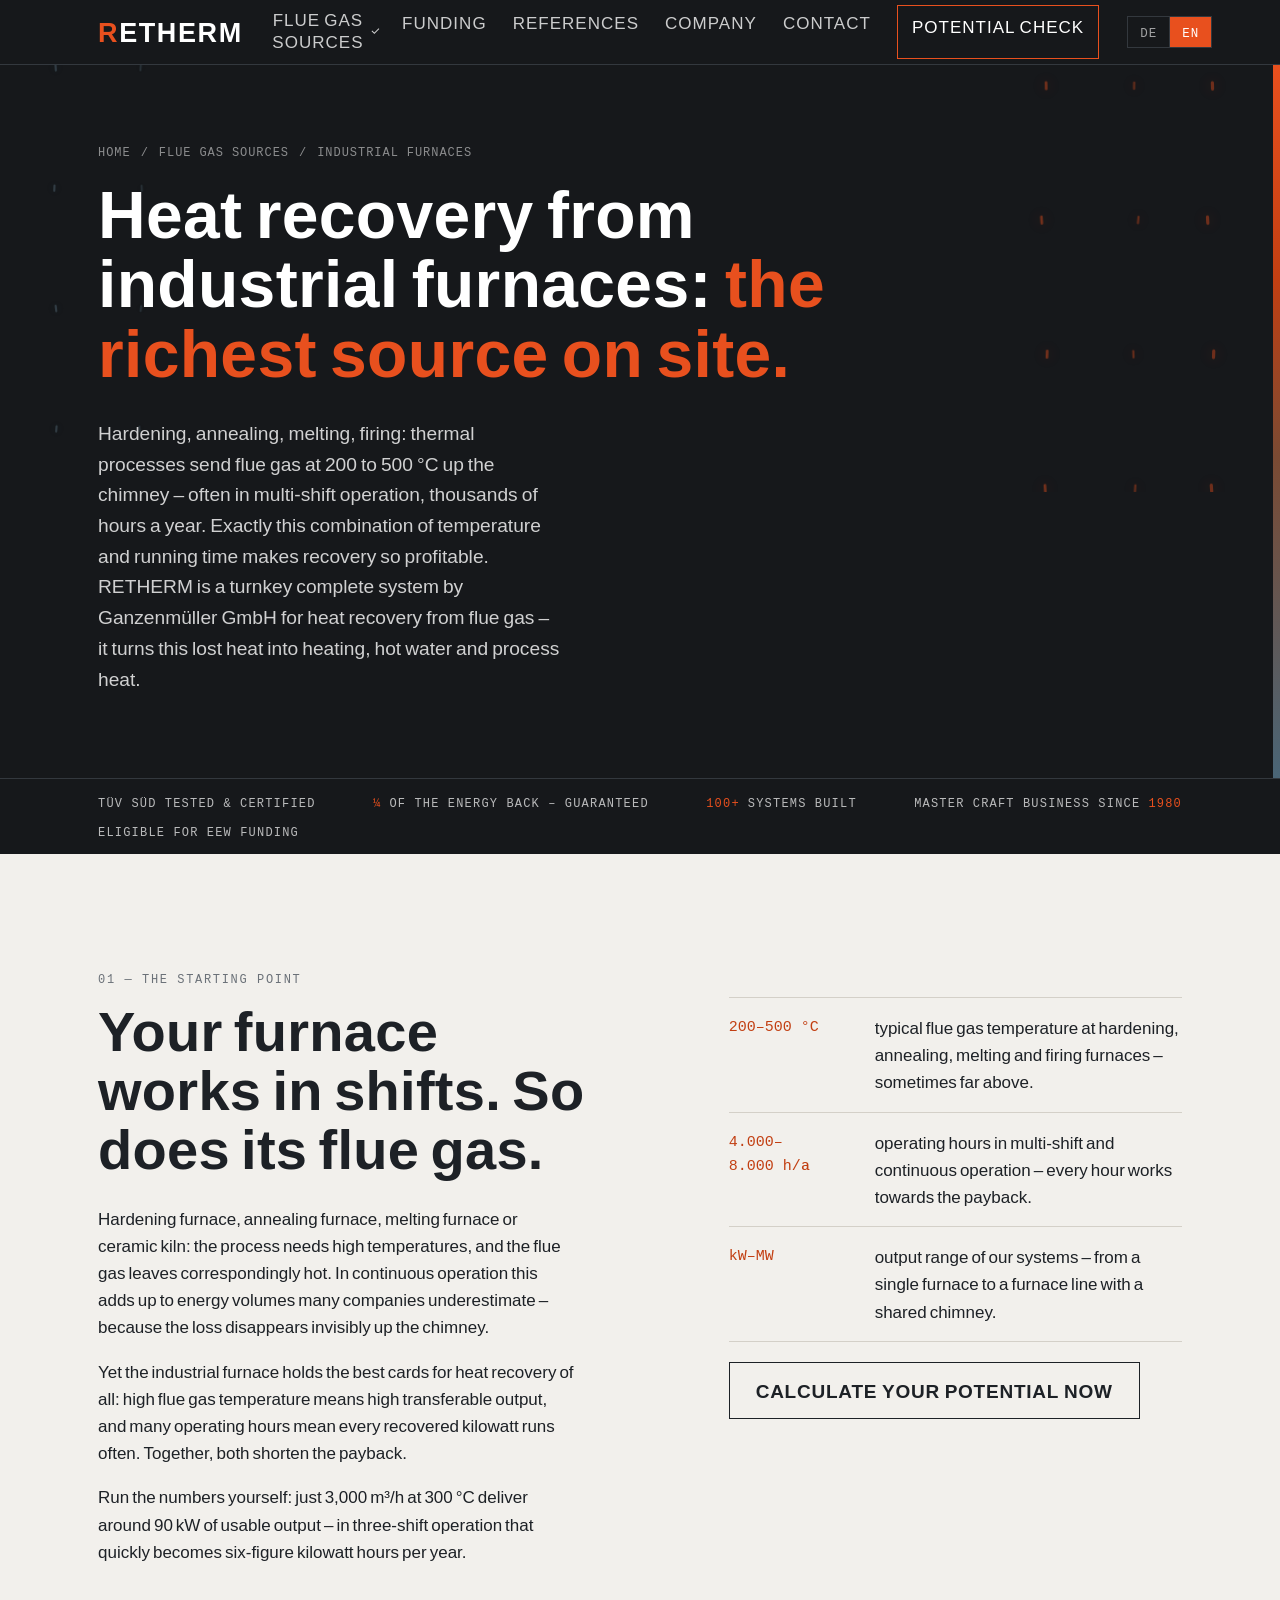
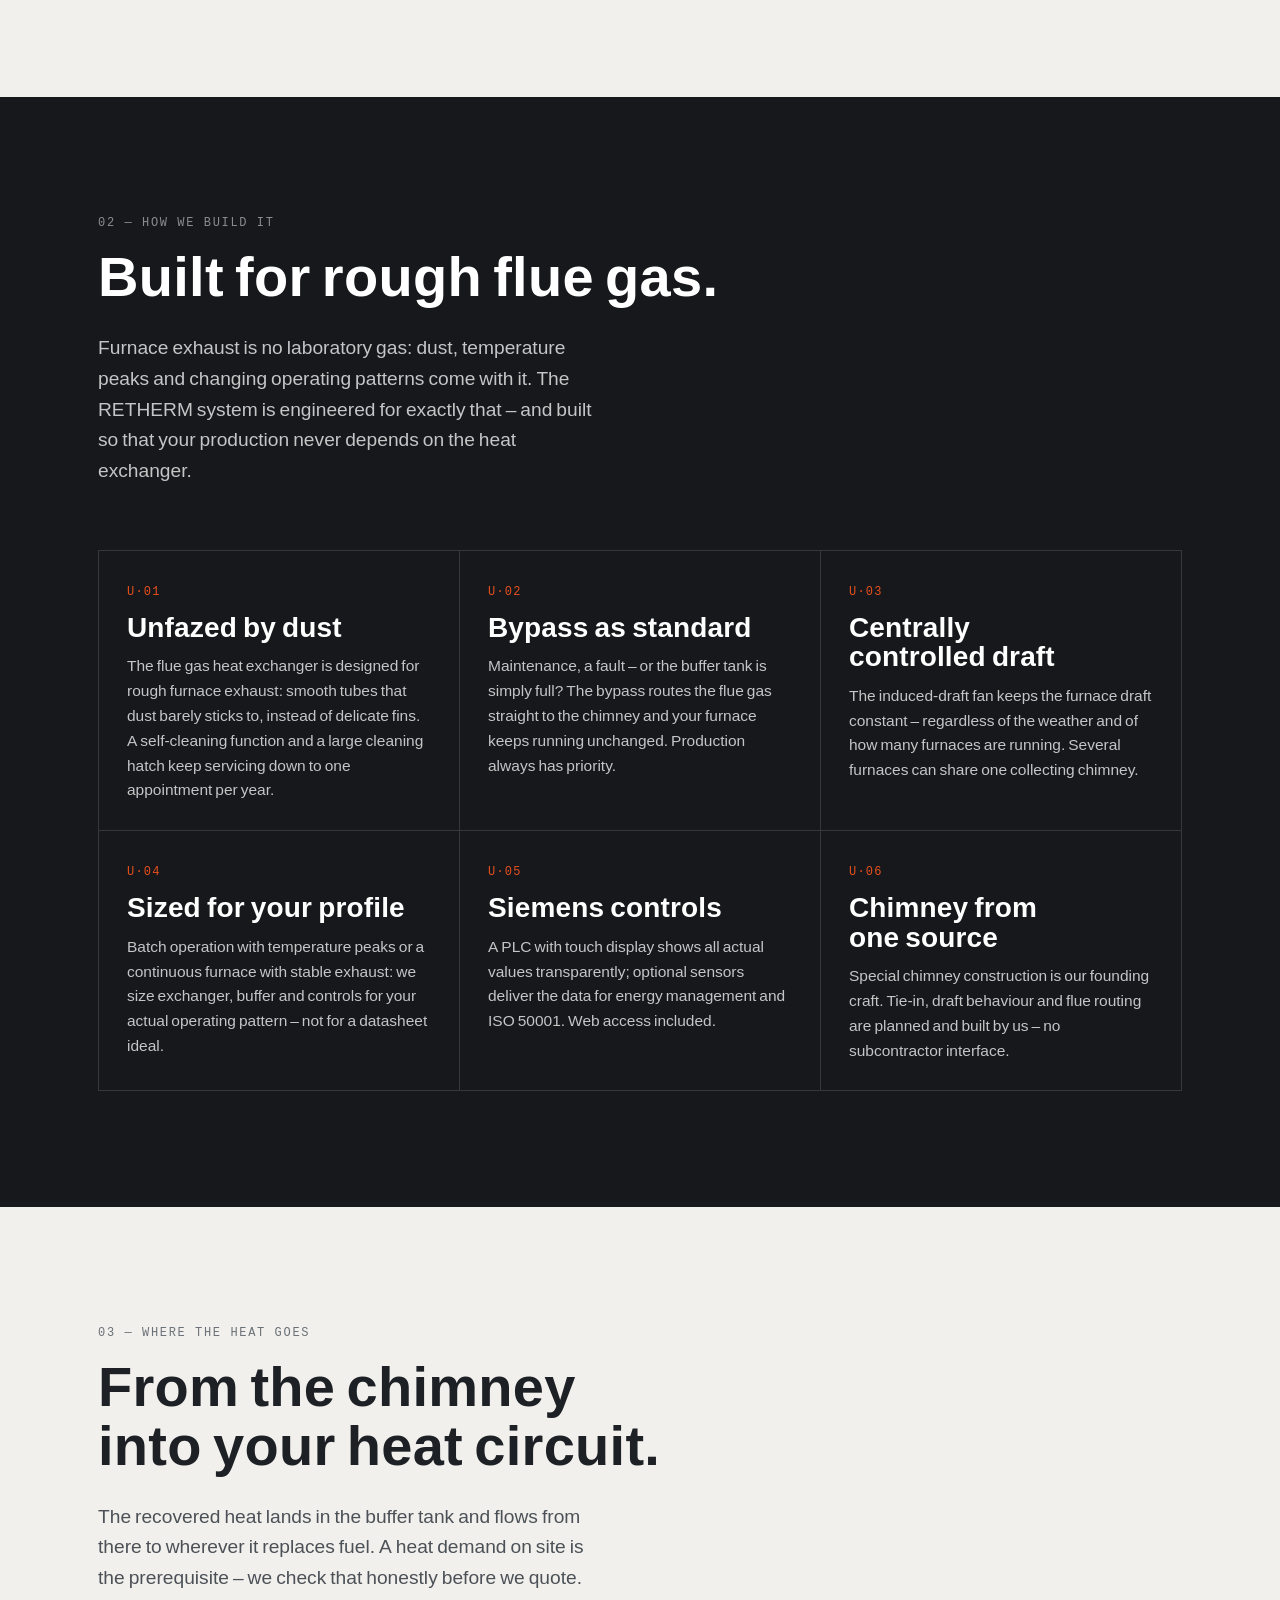
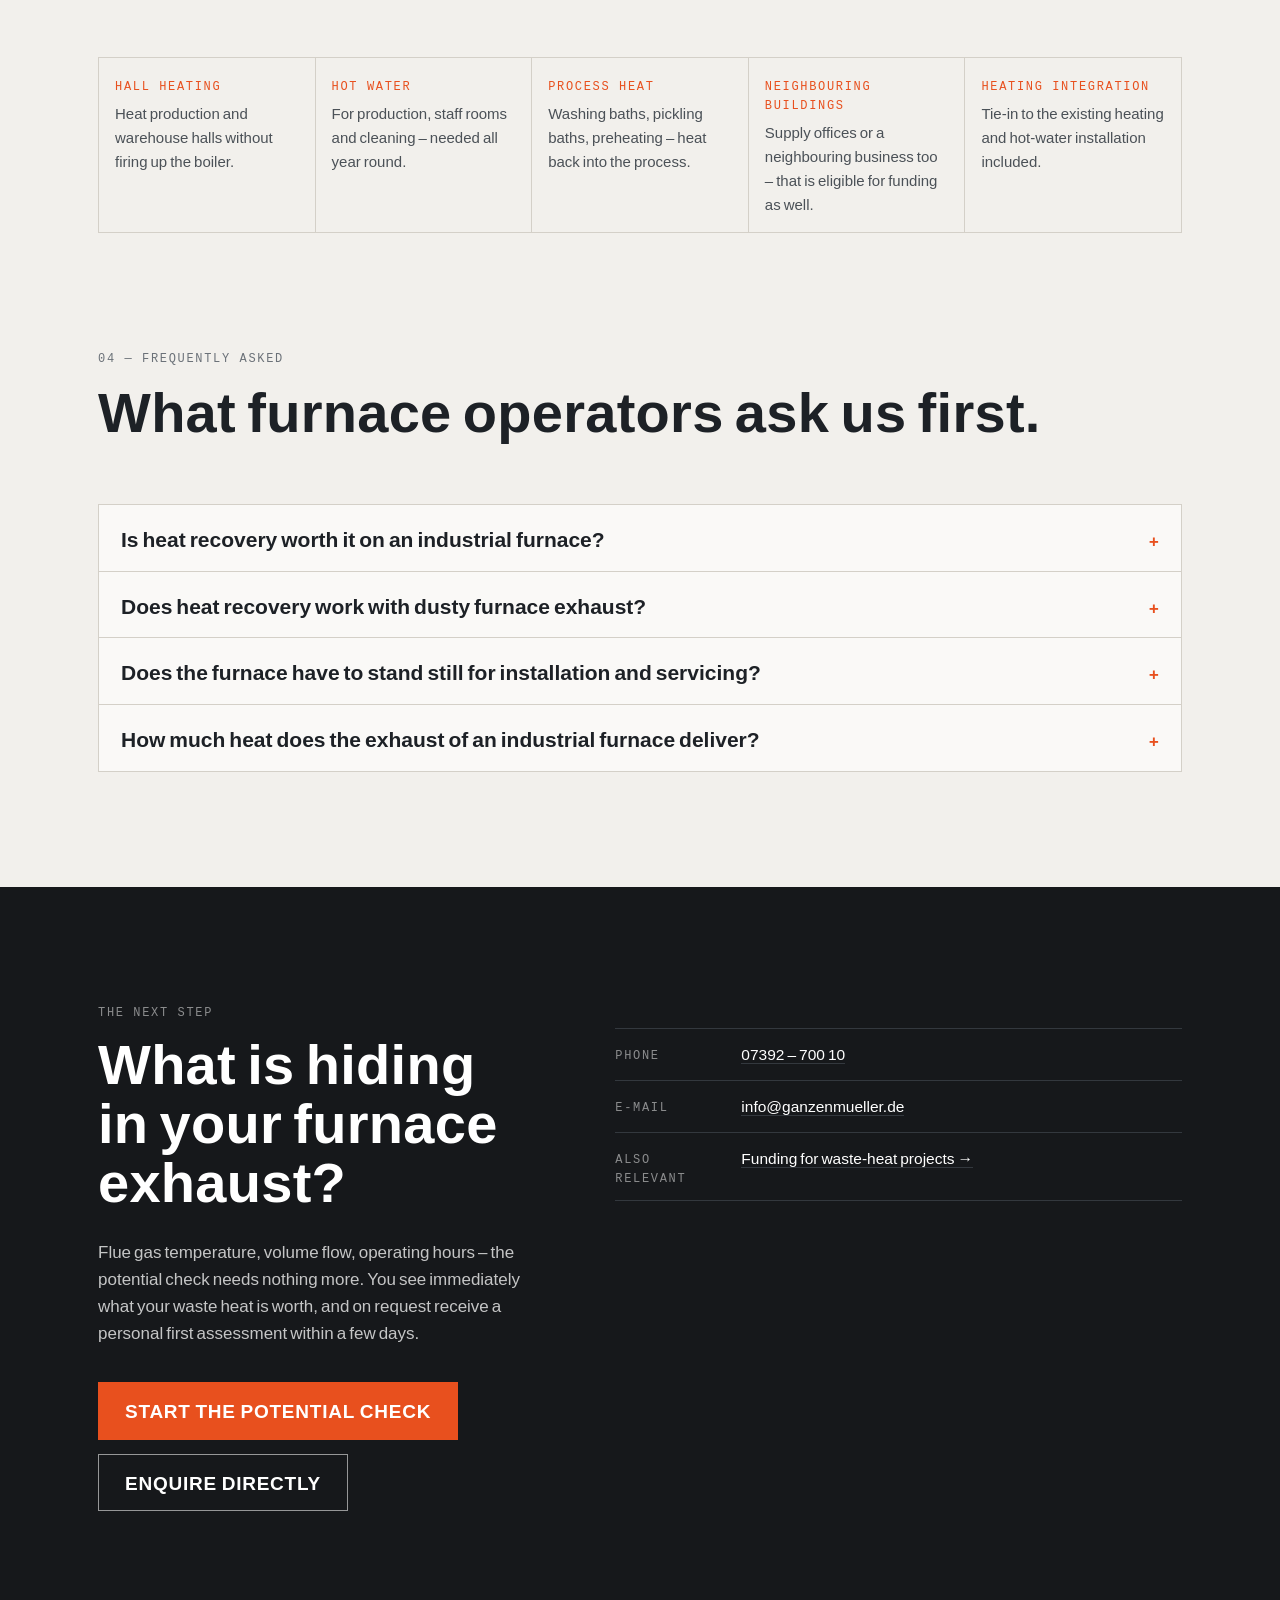
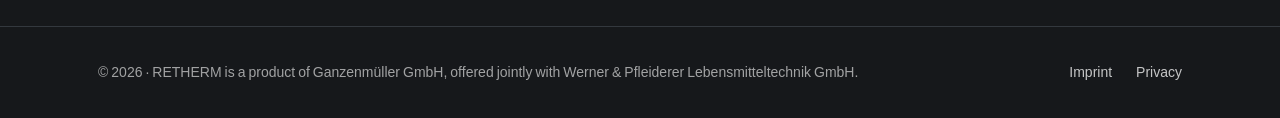
<file: abgas-industrieofen.html>
<!DOCTYPE html>
<html lang="de">
<head>
  <meta charset="UTF-8">
  <meta name="viewport" content="width=device-width, initial-scale=1.0">
  <title data-i18n="ofen.title">Wärmerückgewinnung am Industrieofen | RETHERM</title>
  <meta name="description" data-i18n-content="ofen.desc" content="Industrieöfen liefern Abgas mit 200–500 °C über tausende Betriebsstunden – die ergiebigste Abwärmequelle im Betrieb. RETHERM macht daraus Heizung, Warmwasser und Prozesswärme: als Komplettanlage mit Wärmetauscher, Speicher, Steuerung und Kaminanbindung.">
  <link rel="icon" type="image/svg+xml" href="assets/img/favicon.svg">
  <link rel="icon" type="image/png" sizes="48x48" href="assets/img/favicon-48.png">
  <link rel="apple-touch-icon" href="assets/img/apple-touch-icon.png">
  <link rel="preload" href="assets/fonts/barlow-condensed-normal-700.woff2" as="font" type="font/woff2" crossorigin>
  <link rel="preload" href="assets/fonts/barlow-normal-400.woff2" as="font" type="font/woff2" crossorigin>
  <link rel="preload" href="assets/fonts/ibm-plex-mono-normal-400.woff2" as="font" type="font/woff2" crossorigin>
  <link rel="stylesheet" href="assets/css/main.css">
</head>
<body>

<!-- ================= Header ================= -->
<header class="site-head">
  <div class="wrap site-head__bar">
    <a class="brand" href="index.html" aria-label="RETHERM – zur Startseite">
      <span class="brand__mark">RETHERM</span>
      <span class="brand__sub" data-i18n="brand.sub">Wärmerückgewinnung aus Abgas · powered by Ganzenmüller</span>
    </a>
    <nav class="site-nav" id="site-nav" aria-label="Hauptnavigation">
      <div class="nav-item">
        <button type="button" class="nav-sub-toggle" aria-expanded="false" data-i18n="nav.sources">Abgasquellen</button>
        <div class="nav-sub">
          <a href="abgasquellen.html" data-i18n="nav.srcAll">Alle Abgasquellen</a>
          <a href="abgas-industrieofen.html" aria-current="page" data-i18n="nav.srcOven">Industrieöfen</a>
          <a href="abgas-dampfkessel.html" data-i18n="nav.srcBoiler">Dampfkessel</a>
          <a href="abgas-bhkw.html" data-i18n="nav.srcChp">Blockheizkraftwerke</a>
          <a href="abgas-trocknung.html" data-i18n="nav.srcDrying">Trocknungsanlagen</a>
          <a href="abgas-backofen.html" data-i18n="nav.srcBakery">Backöfen</a>
        </div>
      </div>
      <a href="foerderung.html" data-i18n="nav.funding">Förderung</a>
      <a href="referenzen.html" data-i18n="nav.refs">Referenzen</a>
      <a href="unternehmen.html" data-i18n="nav.company">Unternehmen</a>
      <a href="kontakt.html" data-i18n="nav.contact">Kontakt</a>
      <a href="potenzial-check.html" class="nav-cta" data-i18n="nav.check">Potenzial-Check</a>
    </nav>
    <div class="lang-switch" role="group" aria-label="Sprache / Language">
      <button type="button" id="lang-de" aria-pressed="true">DE</button>
      <button type="button" id="lang-en" aria-pressed="false">EN</button>
    </div>
    <button class="nav-toggle" id="nav-toggle" aria-expanded="false" aria-controls="site-nav" aria-label="Menü öffnen">
      <span></span><span></span><span></span>
    </button>
  </div>
</header>

<main>

  <!-- ================= Seitenkopf ================= -->
  <section class="page-head">
    <svg class="page-head__flow" viewBox="0 0 1200 400" preserveAspectRatio="xMidYMid slice" aria-hidden="true"><g class="flow-up"><path d="M980 400 C 974 320, 990 240, 978 160 C 970 100, 986 40, 979 0"/><path d="M1064 400 C 1070 315, 1054 235, 1066 155 C 1074 95, 1058 35, 1065 0"/><path d="M1136 400 C 1130 325, 1146 245, 1134 165 C 1126 105, 1142 45, 1135 0"/></g><g class="flow-down"><path d="M52 0 C 58 80, 42 160, 54 240 C 62 300, 46 360, 53 400"/><path d="M132 0 C 126 85, 142 165, 130 245 C 122 305, 138 365, 131 400"/></g></svg>
    <div class="wrap page-head__inner">
      <nav class="crumbs" aria-label="Pfad">
        <a href="index.html" data-i18n="nav.home">Start</a>
        <span>/</span>
        <span data-i18n="nav.sources">Abgasquellen</span>
        <span>/</span>
        <span data-i18n="nav.srcOven">Industrieöfen</span>
      </nav>
      <h1 data-i18n-html="ofen.h1">Wärmerückgewinnung am Industrieofen: <em>die ergiebigste Quelle im Betrieb.</em></h1>
      <p class="lead" data-i18n="ofen.lead">Härten, Glühen, Schmelzen, Brennen: Thermoprozesse schicken Abgas mit 200 bis 500 °C durch den Kamin – oft im Mehrschichtbetrieb, tausende Stunden im Jahr. Genau diese Kombination aus Temperatur und Laufzeit macht die Rückgewinnung so rentabel. RETHERM ist eine schlüsselfertige Komplettanlage der Ganzenmüller GmbH zur Wärmerückgewinnung aus Abgas – sie macht aus dieser Verlustwärme Heizung, Warmwasser und Prozesswärme.</p>
    </div>
  </section>

  <!-- ================= Trust-Leiste ================= -->
  <div class="trust">
    <div class="wrap">
      <span data-i18n="trust.tuv">Vom TÜV Süd geprüft &amp; zertifiziert</span>
      <span data-i18n-html="trust.quarter"><b>¼</b> der Energie zurück – garantiert</span>
      <span data-i18n-html="trust.plants"><b>100+</b> realisierte Anlagen</span>
      <span data-i18n-html="trust.since">Meisterbetrieb seit <b>1980</b></span>
      <span data-i18n="trust.funding">Förderfähig nach EEW</span>
    </div>
  </div>

  <!-- ================= 01 Ausgangslage ================= -->
  <section class="section">
    <div class="wrap">
      <div class="split">
        <div class="rv">
          <p class="tag" data-i18n="ofen.a.tag">01 — Die Ausgangslage</p>
          <h2 data-i18n="ofen.a.h2">Ihr Ofen arbeitet im Schichtbetrieb. Sein Abgas auch.</h2>
          <p data-i18n="ofen.a.p1">Ob Härteofen, Glühofen, Schmelzofen oder Brennofen in der Keramik: Der Prozess braucht hohe Temperaturen, und das Abgas verlässt den Ofen entsprechend heiß. Bei kontinuierlicher Fahrweise summiert sich das über das Jahr zu Energiemengen, die viele Betriebe unterschätzen – weil der Verlust unsichtbar durch den Kamin geht.</p>
          <p data-i18n="ofen.a.p2">Dabei hat der Industrieofen die besten Karten für Wärmerückgewinnung überhaupt: Hohe Abgastemperatur bedeutet viel übertragbare Leistung, und viele Betriebsstunden bedeuten, dass jedes zurückgewonnene Kilowatt oft läuft. Beides zusammen verkürzt die Amortisation.</p>
          <p data-i18n="ofen.a.p3">Rechnen Sie es selbst nach: Schon 3.000 m³/h bei 300 °C liefern rund 90 kW nutzbare Leistung – im Dreischichtbetrieb sind das schnell sechsstellige Kilowattstunden pro Jahr.</p>
        </div>
        <div class="rv">
          <ul class="loss-list">
            <li>
              <span class="val">200–500&nbsp;°C</span>
              <span data-i18n="ofen.a.l1">typische Abgastemperatur an Härte-, Glüh-, Schmelz- und Brennöfen – teils deutlich darüber.</span>
            </li>
            <li>
              <span class="val">4.000–8.000&nbsp;h/a</span>
              <span data-i18n="ofen.a.l2">Betriebsstunden bei Mehrschicht- und kontinuierlicher Fahrweise – jede Stunde arbeitet für die Amortisation.</span>
            </li>
            <li>
              <span class="val">kW–MW</span>
              <span data-i18n="ofen.a.l3">Leistungsspanne unserer Anlagen – vom einzelnen Ofen bis zur Ofenlinie mit Sammelkamin.</span>
            </li>
          </ul>
          <p style="margin-top: 20px">
            <a class="btn" href="potenzial-check.html" data-i18n="ofen.a.cta">Potenzial jetzt berechnen</a>
          </p>
        </div>
      </div>
    </div>
  </section>

  <!-- ================= 02 Umsetzung ================= -->
  <section class="section section--dark">
    <div class="wrap">
      <div class="section__head rv">
        <p class="tag" data-i18n="ofen.u.tag">02 — So setzen wir es um</p>
        <h2 data-i18n="ofen.u.h2">Gebaut für raues Abgas.</h2>
        <p class="lead" data-i18n="ofen.u.lead">Ofenabgas ist kein Laborgas: Staub, Temperaturspitzen und wechselnde Fahrweisen gehören dazu. Die RETHERM-Anlage ist genau dafür ausgelegt – und so gebaut, dass Ihre Produktion nie vom Wärmetauscher abhängt.</p>
      </div>
      <div class="comp-grid rv">
        <article class="comp">
          <span class="comp__no">U·01</span>
          <h3 data-i18n="ofen.u.c1h">Unempfindlich gegen Staub</h3>
          <p data-i18n="ofen.u.c1p">Der Abgaswärmetauscher ist auf raues Ofenabgas ausgelegt: glatte Rohre, an denen Staub kaum haftet, statt empfindlicher Lamellen. Selbstreinigungsfunktion und große Reinigungsöffnung halten den Serviceaufwand bei einem Termin pro Jahr.</p>
        </article>
        <article class="comp">
          <span class="comp__no">U·02</span>
          <h3 data-i18n="ofen.u.c2h">Bypass serienmäßig</h3>
          <p data-i18n="ofen.u.c2p">Wartung, Störung – oder der Pufferspeicher ist schlicht voll? Der Bypass führt das Abgas direkt zum Kamin, Ihr Ofen fährt unverändert weiter. Die Produktion hat immer Vorrang.</p>
        </article>
        <article class="comp">
          <span class="comp__no">U·03</span>
          <h3 data-i18n="ofen.u.c3h">Zentral geregelter Zug</h3>
          <p data-i18n="ofen.u.c3p">Der Saugzug an der Anlage hält den Ofenzug konstant – unabhängig von Witterung und davon, wie viele Öfen gerade fahren. Mehrere Öfen lassen sich auf einen Sammelkamin zusammenführen.</p>
        </article>
        <article class="comp">
          <span class="comp__no">U·04</span>
          <h3 data-i18n="ofen.u.c4h">Ausgelegt auf Ihr Profil</h3>
          <p data-i18n="ofen.u.c4p">Chargenbetrieb mit Temperaturspitzen oder Konti-Ofen mit stabilem Abgas: Wir legen Tauscher, Speicher und Regelung auf Ihre tatsächliche Fahrweise aus – nicht auf ein Datenblatt-Ideal.</p>
        </article>
        <article class="comp">
          <span class="comp__no">U·05</span>
          <h3 data-i18n="ofen.u.c5h">Siemens-Steuerung</h3>
          <p data-i18n="ofen.u.c5p">SPS mit Touch-Display zeigt alle Ist-Werte transparent; optionale Sensorik liefert die Daten für Energiemanagement und ISO 50001. Webbasierter Zugang inklusive.</p>
        </article>
        <article class="comp">
          <span class="comp__no">U·06</span>
          <h3 data-i18n="ofen.u.c6h">Kamin aus einer Hand</h3>
          <p data-i18n="ofen.u.c6p">Sonderkaminbau ist unser Ursprungshandwerk. Anbindung, Zugverhalten und Abgasführung planen und bauen wir selbst – ohne Schnittstelle zum Subunternehmer.</p>
        </article>
      </div>
    </div>
  </section>

  <!-- ================= 03 Wärmeverwendung ================= -->
  <section class="section">
    <div class="wrap">
      <div class="section__head rv">
        <p class="tag" data-i18n="ofen.w.tag">03 — Wohin mit der Wärme</p>
        <h2 data-i18n="ofen.w.h2">Vom Kamin in den Wärmekreislauf.</h2>
        <p class="lead" data-i18n="ofen.w.lead">Die zurückgewonnene Wärme landet im Pufferspeicher und fließt von dort dorthin, wo sie Brennstoff ersetzt. Voraussetzung ist eine Wärmeabnahme im Betrieb – das prüfen wir ehrlich, bevor wir anbieten.</p>
      </div>
      <div class="use-grid rv">
        <div>
          <span class="tag tag--heat" data-i18n="ofen.w.u1t">Hallenheizung</span>
          <p data-i18n="ofen.w.u1">Produktions- und Lagerhallen heizen, ohne den Kessel anzuwerfen.</p>
        </div>
        <div>
          <span class="tag tag--heat" data-i18n="ofen.w.u2t">Warmwasser</span>
          <p data-i18n="ofen.w.u2">Für Produktion, Sozialräume und Reinigung – ganzjährig gebraucht.</p>
        </div>
        <div>
          <span class="tag tag--heat" data-i18n="ofen.w.u3t">Prozesswärme</span>
          <p data-i18n="ofen.w.u3">Waschbäder, Beizbäder, Vorwärmung – Wärme zurück in den Prozess.</p>
        </div>
        <div>
          <span class="tag tag--heat" data-i18n="ofen.w.u4t">Nachbargebäude</span>
          <p data-i18n="ofen.w.u4">Verwaltung oder Nachbarbetrieb mitversorgen – auch das ist förderfähig.</p>
        </div>
        <div>
          <span class="tag tag--heat" data-i18n="ofen.w.u5t">Heizungseinbindung</span>
          <p data-i18n="ofen.w.u5">Anbindung an die bestehende Heizungs- und Warmwasserinstallation inklusive.</p>
        </div>
      </div>
    </div>
  </section>

  <!-- ================= 04 Häufige Fragen ================= -->
  <section class="section" id="faq" style="padding-top: 0">
    <div class="wrap">
      <div class="section__head rv">
        <p class="tag" data-i18n="ofen.faq.tag">04 — Häufige Fragen</p>
        <h2 data-i18n="ofen.faq.h2">Was Ofenbetreiber uns zuerst fragen.</h2>
      </div>
      <div class="faq rv">
        <details>
          <summary data-i18n="ofen.faq.q1">Lohnt sich Wärmerückgewinnung am Industrieofen?</summary>
          <p data-i18n="ofen.faq.a1">In den meisten Fällen ja – der Industrieofen ist eine der ergiebigsten Abwärmequellen im Betrieb. Härte-, Glüh-, Schmelz- und Brennöfen liefern Abgas mit 200 bis 500 °C, oft über 4.000 bis 8.000 Betriebsstunden im Jahr. Hohe Temperatur bedeutet viel übertragbare Leistung, viele Stunden bedeuten, dass jedes zurückgewonnene Kilowatt oft läuft – zusammen verkürzt das die Amortisation auf typisch wenige Jahre. Voraussetzung ist eine Wärmeabnahme im Betrieb: Hallenheizung, Warmwasser oder Prozesswärme. Der Potenzial-Check rechnet Ihnen aus Abgastemperatur, Volumenstrom und Betriebsstunden konkret vor, was in Ihrem Ofenabgas steckt.</p>
        </details>
        <details>
          <summary data-i18n="ofen.faq.q2">Funktioniert Wärmerückgewinnung bei staubigem Ofenabgas?</summary>
          <p data-i18n="ofen.faq.a2">Ja, genau dafür ist die Anlage gebaut. Der Abgaswärmetauscher setzt auf glatte Rohre, an denen Staub kaum haftet – statt empfindlicher Lamellen, die zusetzen können. Eine Selbstreinigungsfunktion und eine große Reinigungsöffnung halten den Aufwand klein: Üblicherweise genügt ein Servicetermin pro Jahr. Auch Temperaturspitzen und wechselnde Fahrweisen, etwa im Chargenbetrieb, fließen in die Auslegung von Wärmetauscher, Pufferspeicher und Regelung ein. So bleibt die Rückgewinnung auch bei rauem Ofenabgas dauerhaft leistungsfähig – ausgelegt auf Ihre tatsächliche Fahrweise, nicht auf ein Datenblatt-Ideal.</p>
        </details>
        <details>
          <summary data-i18n="ofen.faq.q3">Muss der Ofen für Einbau und Wartung stillstehen?</summary>
          <p data-i18n="ofen.faq.a3">Die Produktion hat immer Vorrang – das ist das Grundprinzip der Anlage. Die RETHERM-Einheit braucht keinen Bodenstellplatz: Sie wird an der Decke abgehängt, direkt über dem Ofen oder auf einer zweiten Technikebene montiert; nur der Pufferspeicher braucht einen Stellplatz, üblicherweise im Heizraum. Die Kaminanbindung planen und bauen wir selbst und stimmen sie auf Ihre Fahrweise ab. Im Betrieb gilt: Bei Wartung, Störung oder vollem Pufferspeicher führt der serienmäßige Bypass das Abgas direkt zum Kamin – Ihr Ofen fährt unverändert weiter, als gäbe es die Anlage nicht. Vom TÜV Süd geprüft.</p>
        </details>
        <details>
          <summary data-i18n="ofen.faq.q4">Wie viel Wärme liefert das Abgas eines Industrieofens?</summary>
          <p data-i18n="ofen.faq.a4">Als Rechenbeispiel: Schon 3.000 m³/h Abgas bei 300 °C liefern rund 90 kW nutzbare Leistung – im Dreischichtbetrieb summiert sich das schnell auf sechsstellige Kilowattstunden pro Jahr. Die Leistungsspanne reicht vom einzelnen Ofen im Kilowattbereich bis zur Ofenlinie mit Sammelkamin im Megawattbereich. Zur Einordnung: Unsere Zusage „¼ der Energie zurück – garantiert“ gilt für das Backofen-Segment; am Industrieofen berechnen wir das Potenzial individuell aus Abgastemperatur, Volumenstrom und Betriebsstunden. Genau das übernimmt der Potenzial-Check: Er zeigt Ihnen in einer Minute, welche Leistung und welcher Jahresertrag in Ihrem Ofenabgas stecken.</p>
        </details>
      </div>
    </div>
  </section>

  <!-- ================= 05 CTA ================= -->
  <section class="section section--dark">
    <div class="wrap">
      <div class="contact-grid">
        <div class="rv">
          <p class="tag" data-i18n="ofen.c.tag">Der nächste Schritt</p>
          <h2 data-i18n="ofen.c.h2">Was steckt in Ihrem Ofenabgas?</h2>
          <p style="color: rgba(255,255,255,.75)" data-i18n="ofen.c.p">Abgastemperatur, Volumenstrom, Betriebsstunden – mehr braucht der Potenzial-Check nicht. Sie sehen sofort, was Ihre Abwärme wert ist, und erhalten auf Wunsch binnen weniger Tage eine persönliche Ersteinschätzung.</p>
          <div class="hero__cta">
            <a class="btn btn--heat" href="potenzial-check.html" data-i18n="ofen.c.cta1">Potenzial-Check starten</a>
            <a class="btn btn--ghost-light" href="kontakt.html" data-i18n="ofen.c.cta2">Direkt anfragen</a>
          </div>
        </div>
        <div class="rv">
          <ul class="contact-direct">
            <li>
              <span class="tag" data-i18n="ofen.c.dPhone">Telefon</span>
              <span><a href="tel:+49739270010">07392 – 700 10</a></span>
            </li>
            <li>
              <span class="tag" data-i18n="ofen.c.dMail">E-Mail</span>
              <span><a href="mailto:info@ganzenmueller.de">info@ganzenmueller.de</a></span>
            </li>
            <li>
              <span class="tag" data-i18n="ofen.c.dNext">Auch spannend</span>
              <span><a href="foerderung.html" data-i18n="ofen.c.dNextLink">Förderung für Abwärmeprojekte →</a></span>
            </li>
          </ul>
        </div>
      </div>
    </div>
  </section>

</main>

<!-- ================= Footer ================= -->
<footer class="site-foot">
  <div class="wrap">
    <span data-i18n="foot.legal">© 2026 · RETHERM ist ein Produkt der Ganzenmüller GmbH – für Backöfen gemeinsam angeboten mit der Werner &amp; Pfleiderer Lebensmitteltechnik GmbH.</span>
    <nav aria-label="Rechtliches">
      <a href="impressum.html" data-i18n="foot.imprint">Impressum</a>
      <a href="datenschutz.html" data-i18n="foot.privacy">Datenschutz</a>
    </nav>
  </div>
</footer>

<script type="application/ld+json">
{
  "@context": "https://schema.org",
  "@type": "FAQPage",
  "mainEntity": [
    {
      "@type": "Question",
      "name": "Lohnt sich Wärmerückgewinnung am Industrieofen?",
      "acceptedAnswer": { "@type": "Answer", "text": "In den meisten Fällen ja – der Industrieofen ist eine der ergiebigsten Abwärmequellen im Betrieb. Härte-, Glüh-, Schmelz- und Brennöfen liefern Abgas mit 200 bis 500 °C, oft über 4.000 bis 8.000 Betriebsstunden im Jahr. Beides zusammen verkürzt die Amortisation auf typisch wenige Jahre. Voraussetzung ist eine Wärmeabnahme im Betrieb: Hallenheizung, Warmwasser oder Prozesswärme." }
    },
    {
      "@type": "Question",
      "name": "Funktioniert Wärmerückgewinnung bei staubigem Ofenabgas?",
      "acceptedAnswer": { "@type": "Answer", "text": "Ja, genau dafür ist die Anlage gebaut. Der Abgaswärmetauscher setzt auf glatte Rohre, an denen Staub kaum haftet – statt empfindlicher Lamellen. Eine Selbstreinigungsfunktion und eine große Reinigungsöffnung halten den Aufwand klein: Üblicherweise genügt ein Servicetermin pro Jahr. Temperaturspitzen und wechselnde Fahrweisen fließen in die Auslegung von Wärmetauscher, Pufferspeicher und Regelung ein." }
    },
    {
      "@type": "Question",
      "name": "Muss der Ofen für Einbau und Wartung stillstehen?",
      "acceptedAnswer": { "@type": "Answer", "text": "Die Produktion hat immer Vorrang. Die RETHERM-Einheit braucht keinen Bodenstellplatz: Sie wird an der Decke abgehängt, direkt über dem Ofen oder auf einer zweiten Technikebene montiert; nur der Pufferspeicher braucht einen Stellplatz, üblicherweise im Heizraum. Bei Wartung, Störung oder vollem Pufferspeicher führt der serienmäßige Bypass das Abgas direkt zum Kamin – der Ofen fährt unverändert weiter. Vom TÜV Süd geprüft." }
    },
    {
      "@type": "Question",
      "name": "Wie viel Wärme liefert das Abgas eines Industrieofens?",
      "acceptedAnswer": { "@type": "Answer", "text": "Als Rechenbeispiel: Schon 3.000 m³/h Abgas bei 300 °C liefern rund 90 kW nutzbare Leistung – im Dreischichtbetrieb schnell sechsstellige Kilowattstunden pro Jahr. Die Zusage „¼ der Energie zurück – garantiert“ gilt für das Backofen-Segment; am Industrieofen wird das Potenzial individuell aus Abgastemperatur, Volumenstrom und Betriebsstunden berechnet – zum Beispiel im Potenzial-Check." }
    }
  ]
}
</script>
<script src="assets/js/i18n.js"></script>
<script src="assets/js/i18n/ofen.js"></script>
<script src="assets/js/app.js"></script>
</body>
</html>
</file>
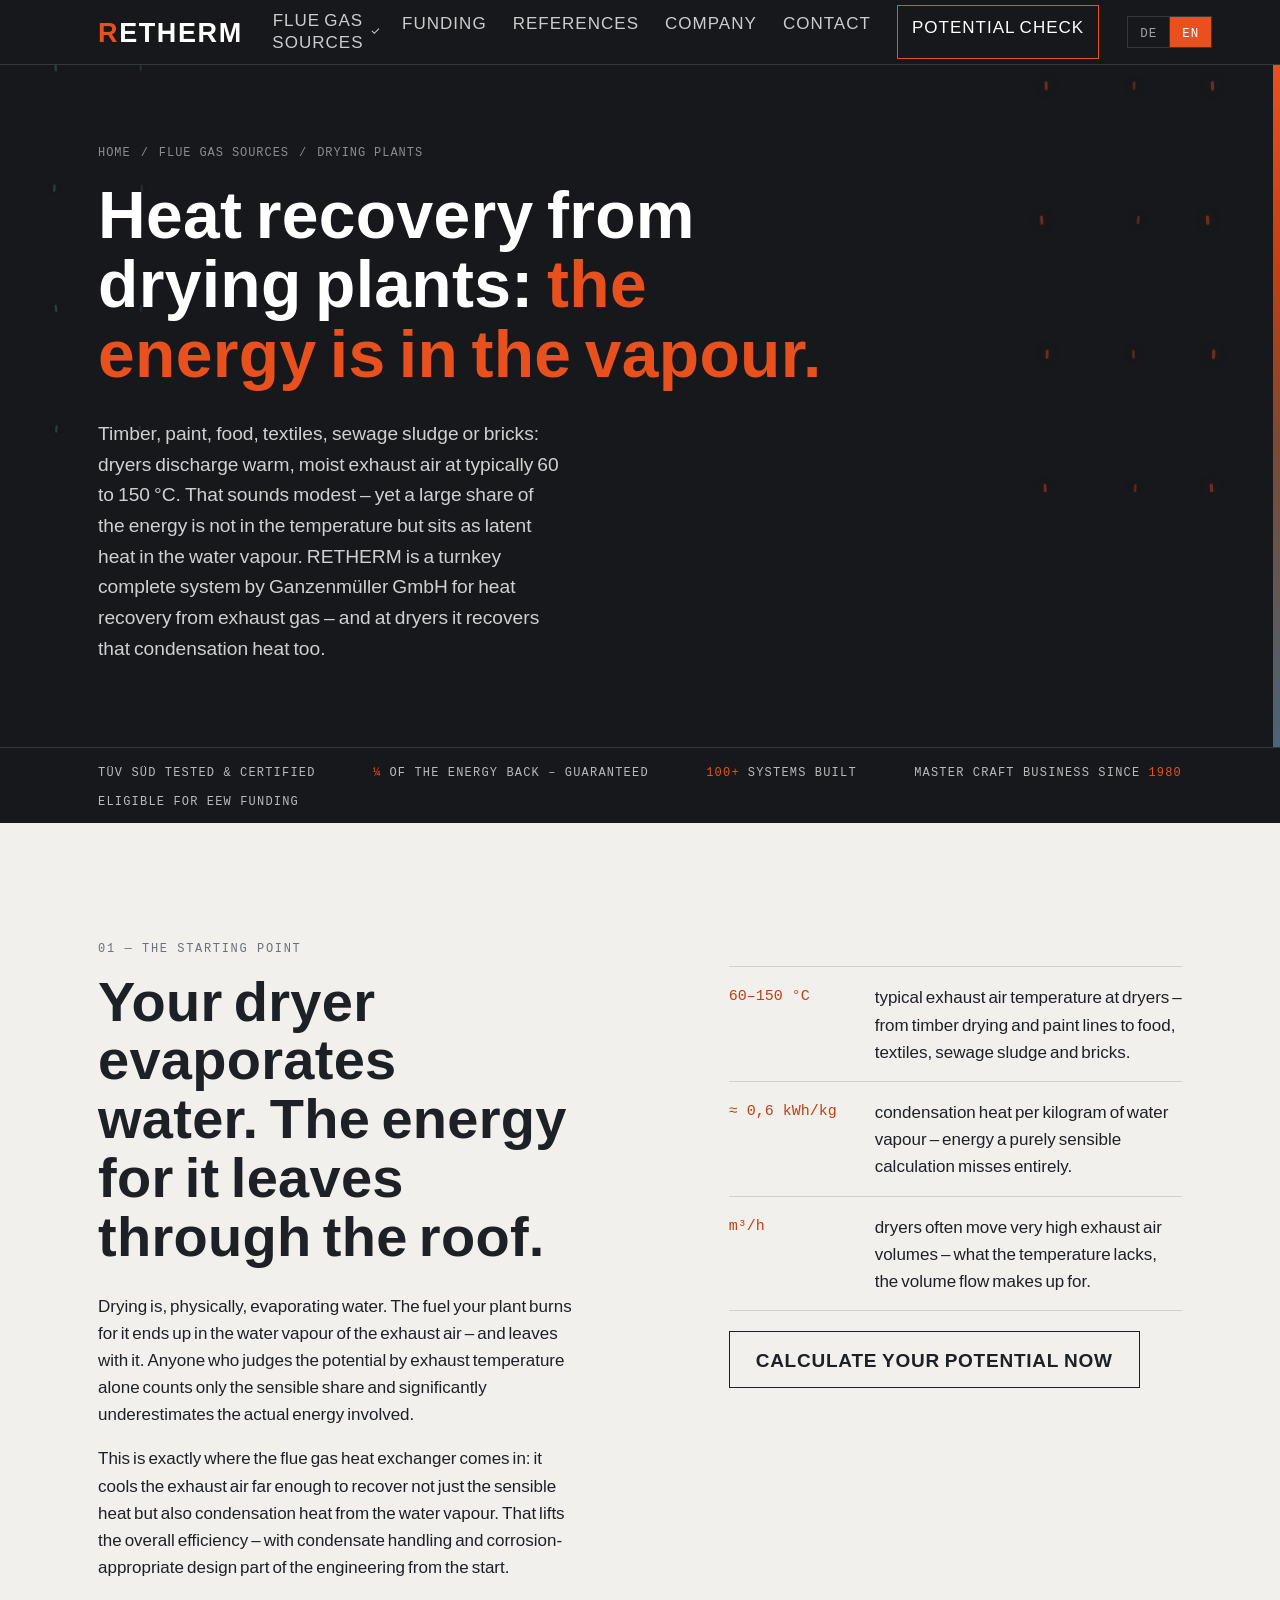
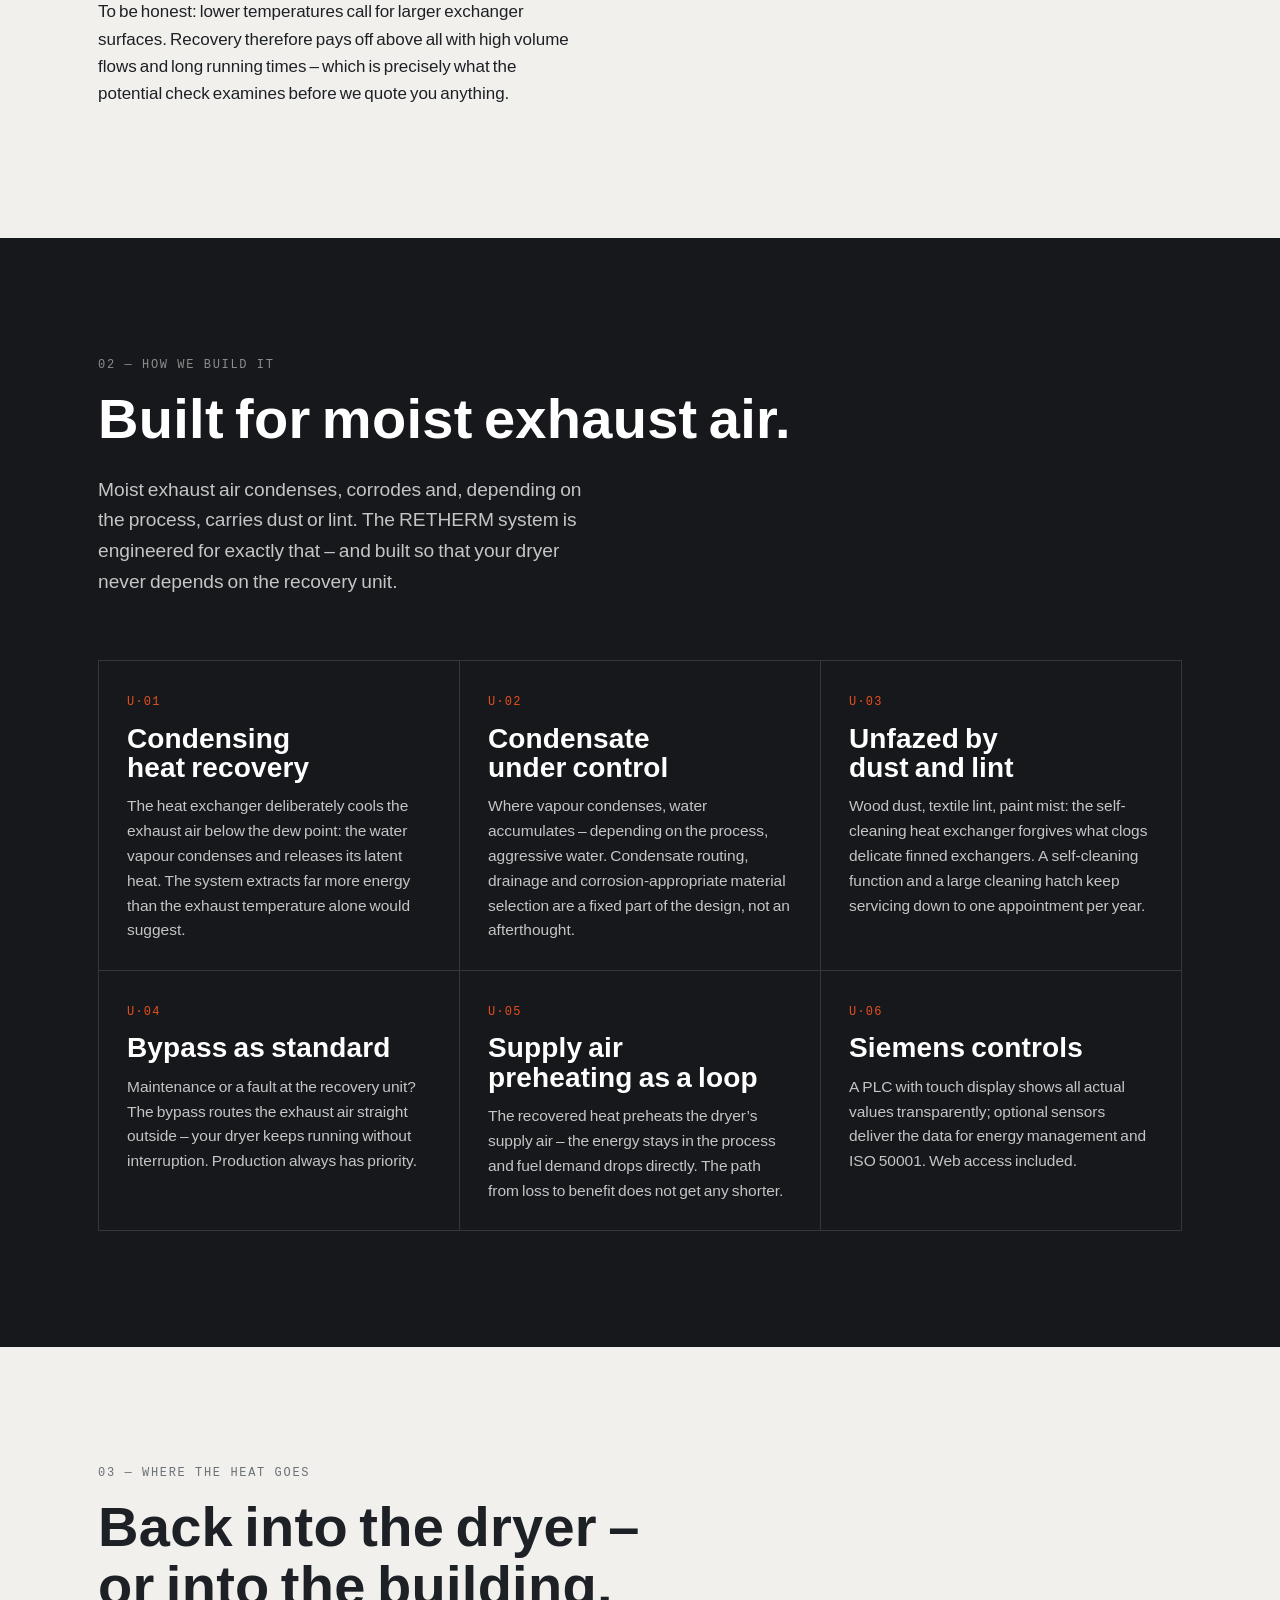
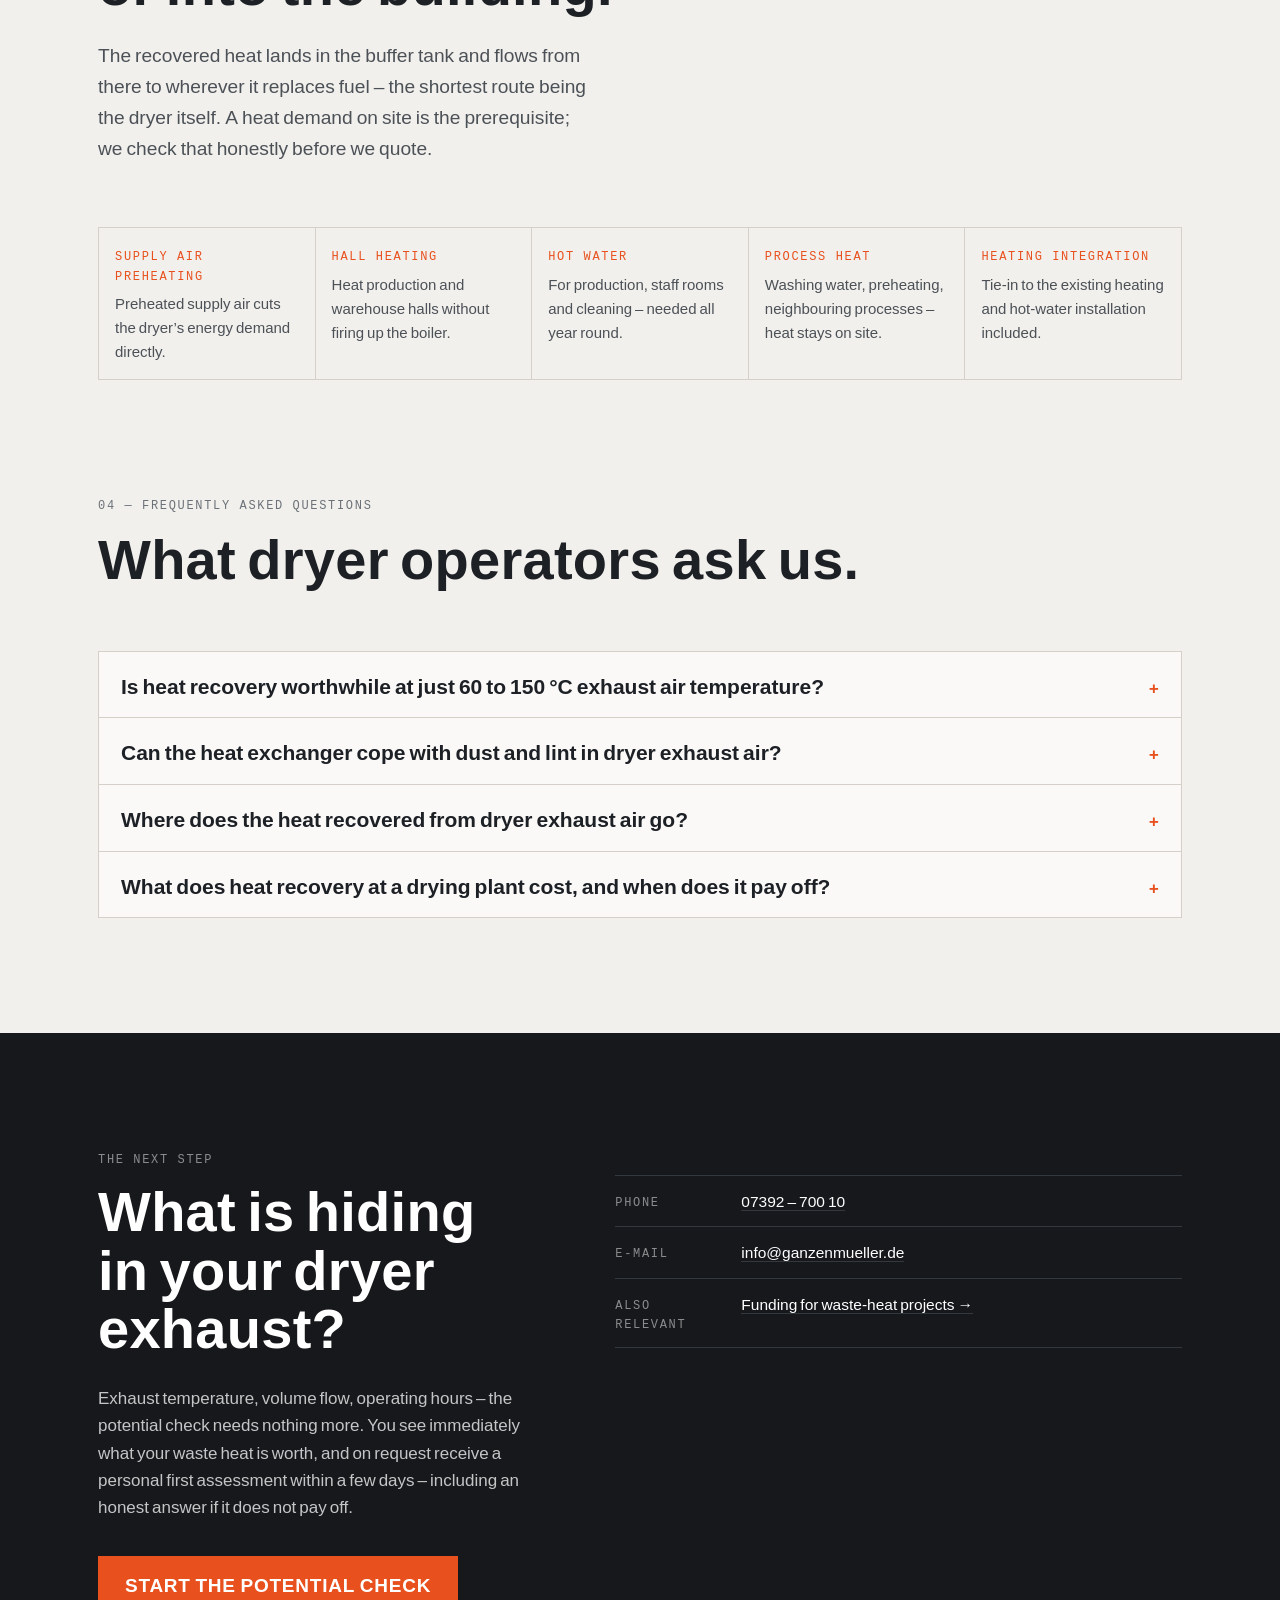
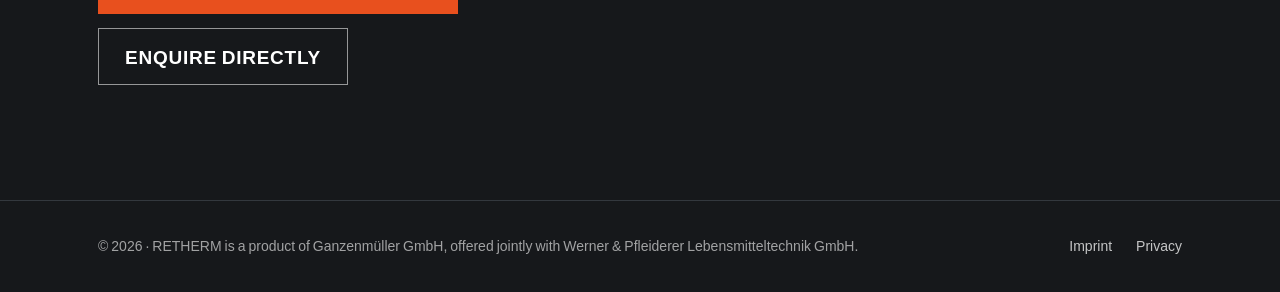
<file: abgas-trocknung.html>
<!DOCTYPE html>
<html lang="de">
<head>
  <meta charset="UTF-8">
  <meta name="viewport" content="width=device-width, initial-scale=1.0">
  <title data-i18n="trock.title">Wärmerückgewinnung an Trocknungsanlagen | RETHERM</title>
  <meta name="description" data-i18n-content="trock.desc" content="Trockner stoßen warme, feuchte Abluft mit 60–150 °C aus – ein großer Teil der Energie steckt als latente Wärme im Wasserdampf. RETHERM gewinnt auch die Kondensationswärme zurück: als Komplettanlage mit Wärmetauscher, Speicher, Steuerung und Kaminanbindung.">
  <link rel="icon" type="image/svg+xml" href="assets/img/favicon.svg">
  <link rel="icon" type="image/png" sizes="48x48" href="assets/img/favicon-48.png">
  <link rel="apple-touch-icon" href="assets/img/apple-touch-icon.png">
  <link rel="preload" href="assets/fonts/barlow-condensed-normal-700.woff2" as="font" type="font/woff2" crossorigin>
  <link rel="preload" href="assets/fonts/barlow-normal-400.woff2" as="font" type="font/woff2" crossorigin>
  <link rel="preload" href="assets/fonts/ibm-plex-mono-normal-400.woff2" as="font" type="font/woff2" crossorigin>
  <link rel="stylesheet" href="assets/css/main.css">
</head>
<body>

<!-- ================= Header ================= -->
<header class="site-head">
  <div class="wrap site-head__bar">
    <a class="brand" href="index.html" aria-label="RETHERM – zur Startseite">
      <span class="brand__mark">RETHERM</span>
      <span class="brand__sub" data-i18n="brand.sub">Wärmerückgewinnung aus Abgas · powered by Ganzenmüller</span>
    </a>
    <nav class="site-nav" id="site-nav" aria-label="Hauptnavigation">
      <div class="nav-item">
        <button type="button" class="nav-sub-toggle" aria-expanded="false" data-i18n="nav.sources">Abgasquellen</button>
        <div class="nav-sub">
          <a href="abgasquellen.html" data-i18n="nav.srcAll">Alle Abgasquellen</a>
          <a href="abgas-industrieofen.html" data-i18n="nav.srcOven">Industrieöfen</a>
          <a href="abgas-dampfkessel.html" data-i18n="nav.srcBoiler">Dampfkessel</a>
          <a href="abgas-bhkw.html" data-i18n="nav.srcChp">Blockheizkraftwerke</a>
          <a href="abgas-trocknung.html" aria-current="page" data-i18n="nav.srcDrying">Trocknungsanlagen</a>
          <a href="abgas-backofen.html" data-i18n="nav.srcBakery">Backöfen</a>
        </div>
      </div>
      <a href="foerderung.html" data-i18n="nav.funding">Förderung</a>
      <a href="referenzen.html" data-i18n="nav.refs">Referenzen</a>
      <a href="unternehmen.html" data-i18n="nav.company">Unternehmen</a>
      <a href="kontakt.html" data-i18n="nav.contact">Kontakt</a>
      <a href="potenzial-check.html" class="nav-cta" data-i18n="nav.check">Potenzial-Check</a>
    </nav>
    <div class="lang-switch" role="group" aria-label="Sprache / Language">
      <button type="button" id="lang-de" aria-pressed="true">DE</button>
      <button type="button" id="lang-en" aria-pressed="false">EN</button>
    </div>
    <button class="nav-toggle" id="nav-toggle" aria-expanded="false" aria-controls="site-nav" aria-label="Menü öffnen">
      <span></span><span></span><span></span>
    </button>
  </div>
</header>

<main>

  <!-- ================= Seitenkopf ================= -->
  <section class="page-head">
    <svg class="page-head__flow" viewBox="0 0 1200 400" preserveAspectRatio="xMidYMid slice" aria-hidden="true"><g class="flow-up"><path d="M980 400 C 974 320, 990 240, 978 160 C 970 100, 986 40, 979 0"/><path d="M1064 400 C 1070 315, 1054 235, 1066 155 C 1074 95, 1058 35, 1065 0"/><path d="M1136 400 C 1130 325, 1146 245, 1134 165 C 1126 105, 1142 45, 1135 0"/></g><g class="flow-down"><path d="M52 0 C 58 80, 42 160, 54 240 C 62 300, 46 360, 53 400"/><path d="M132 0 C 126 85, 142 165, 130 245 C 122 305, 138 365, 131 400"/></g></svg>
    <div class="wrap page-head__inner">
      <nav class="crumbs" aria-label="Pfad">
        <a href="index.html" data-i18n="nav.home">Start</a>
        <span>/</span>
        <span data-i18n="nav.sources">Abgasquellen</span>
        <span>/</span>
        <span data-i18n="nav.srcDrying">Trocknungsanlagen</span>
      </nav>
      <h1 data-i18n-html="trock.h1">Wärmerückgewinnung an Trocknungsanlagen: <em>die Energie steckt im Dampf.</em></h1>
      <p class="lead" data-i18n="trock.lead">Ob Holz, Lack, Lebensmittel, Textil, Klärschlamm oder Ziegel: Trockner stoßen warme, feuchte Abluft mit typisch 60 bis 150 °C aus. Das klingt nach wenig – doch ein großer Teil der Energie steckt nicht in der Temperatur, sondern als latente Wärme im Wasserdampf. RETHERM ist eine schlüsselfertige Komplettanlage der Ganzenmüller GmbH zur Wärmerückgewinnung aus Abgas – und gewinnt an Trocknern auch diese Kondensationswärme zurück.</p>
    </div>
  </section>

  <!-- ================= Trust-Leiste ================= -->
  <div class="trust">
    <div class="wrap">
      <span data-i18n="trust.tuv">Vom TÜV Süd geprüft &amp; zertifiziert</span>
      <span data-i18n-html="trust.quarter"><b>¼</b> der Energie zurück – garantiert</span>
      <span data-i18n-html="trust.plants"><b>100+</b> realisierte Anlagen</span>
      <span data-i18n-html="trust.since">Meisterbetrieb seit <b>1980</b></span>
      <span data-i18n="trust.funding">Förderfähig nach EEW</span>
    </div>
  </div>

  <!-- ================= 01 Ausgangslage ================= -->
  <section class="section">
    <div class="wrap">
      <div class="split">
        <div class="rv">
          <p class="tag" data-i18n="trock.a.tag">01 — Die Ausgangslage</p>
          <h2 data-i18n="trock.a.h2">Ihr Trockner verdampft Wasser. Die Energie dafür verlässt das Dach.</h2>
          <p data-i18n="trock.a.p1">Trocknen heißt physikalisch: Wasser verdampfen. Der Brennstoff, den Ihre Anlage dafür einsetzt, steckt anschließend im Wasserdampf der Abluft – und geht mit ihr nach außen. Wer das Potenzial nur über die Ablufttemperatur abschätzt, rechnet allein den sensiblen Anteil und unterschätzt die tatsächliche Energiemenge deutlich.</p>
          <p data-i18n="trock.a.p2">Genau hier setzt der Abgaswärmetauscher an: Er kühlt die Abluft so weit ab, dass neben der fühlbaren Wärme auch Kondensationswärme aus dem Wasserdampf zurückgewonnen wird. Das hebt den Gesamtwirkungsgrad – Kondensatführung und korrosionsgerechte Ausführung gehören dabei von Anfang an zur Auslegung.</p>
          <p data-i18n="trock.a.p3">Ehrlich gesagt: Bei niedrigeren Temperaturen braucht es größere Tauscherflächen. Lohnend ist die Rückgewinnung deshalb vor allem bei hohen Volumenströmen und langen Laufzeiten – genau das prüft der Potenzial-Check, bevor wir Ihnen etwas anbieten.</p>
        </div>
        <div class="rv">
          <ul class="loss-list">
            <li>
              <span class="val">60–150&nbsp;°C</span>
              <span data-i18n="trock.a.l1">typische Ablufttemperatur an Trocknern – von der Holztrocknung über Lackieranlagen bis zu Lebensmitteln, Textil, Klärschlamm und Ziegeln.</span>
            </li>
            <li>
              <span class="val">≈&nbsp;0,6&nbsp;kWh/kg</span>
              <span data-i18n="trock.a.l2">Kondensationswärme je Kilogramm Wasserdampf – Energie, die eine rein sensible Rechnung komplett übersieht.</span>
            </li>
            <li>
              <span class="val">m³/h</span>
              <span data-i18n="trock.a.l3">Trockner bewegen oft sehr hohe Abluftmengen – was an Temperatur fehlt, gleicht der Volumenstrom aus.</span>
            </li>
          </ul>
          <p style="margin-top: 20px">
            <a class="btn" href="potenzial-check.html" data-i18n="trock.a.cta">Potenzial jetzt berechnen</a>
          </p>
        </div>
      </div>
    </div>
  </section>

  <!-- ================= 02 Umsetzung ================= -->
  <section class="section section--dark">
    <div class="wrap">
      <div class="section__head rv">
        <p class="tag" data-i18n="trock.u.tag">02 — So setzen wir es um</p>
        <h2 data-i18n="trock.u.h2">Gebaut für feuchte Abluft.</h2>
        <p class="lead" data-i18n="trock.u.lead">Feuchte Abluft kondensiert, korrodiert und trägt je nach Prozess Staub oder Flusen mit sich. Die RETHERM-Anlage ist genau darauf ausgelegt – und so gebaut, dass Ihr Trockner nie von der Rückgewinnung abhängt.</p>
      </div>
      <div class="comp-grid rv">
        <article class="comp">
          <span class="comp__no">U·01</span>
          <h3 data-i18n="trock.u.c1h">Kondensations-Wärmerückgewinnung</h3>
          <p data-i18n="trock.u.c1p">Der Wärmetauscher kühlt die Abluft gezielt unter den Taupunkt: Der Wasserdampf kondensiert und gibt seine latente Wärme ab. So holt die Anlage deutlich mehr Energie heraus, als die Ablufttemperatur allein vermuten lässt.</p>
        </article>
        <article class="comp">
          <span class="comp__no">U·02</span>
          <h3 data-i18n="trock.u.c2h">Kondensat im Griff</h3>
          <p data-i18n="trock.u.c2p">Wo kondensiert wird, fällt Wasser an – je nach Prozess auch aggressives. Kondensatführung, Ablauf und korrosionsgerechte Werkstoffwahl sind fester Teil der Auslegung, nicht nachträgliche Flickarbeit.</p>
        </article>
        <article class="comp">
          <span class="comp__no">U·03</span>
          <h3 data-i18n="trock.u.c3h">Unempfindlich gegen Staub und Flusen</h3>
          <p data-i18n="trock.u.c3p">Holzstaub, Textilflusen, Lacknebel: Der selbstreinigende Wärmetauscher verzeiht, was empfindlichen Lamellentauschern zusetzt. Selbstreinigungsfunktion und große Reinigungsöffnung halten den Serviceaufwand bei einem Termin pro Jahr.</p>
        </article>
        <article class="comp">
          <span class="comp__no">U·04</span>
          <h3 data-i18n="trock.u.c4h">Bypass serienmäßig</h3>
          <p data-i18n="trock.u.c4p">Wartung oder Störung an der Rückgewinnung? Der Bypass führt die Abluft direkt nach außen – Ihr Trockner läuft unterbrechungsfrei weiter. Die Produktion hat immer Vorrang.</p>
        </article>
        <article class="comp">
          <span class="comp__no">U·05</span>
          <h3 data-i18n="trock.u.c5h">Zuluft-Vorwärmung als Kreislauf</h3>
          <p data-i18n="trock.u.c5p">Die zurückgewonnene Wärme wärmt die Zuluft des Trockners vor – die Energie bleibt im Prozess, der Brennstoffbedarf sinkt direkt. Kürzer kann der Weg vom Verlust zum Nutzen nicht sein.</p>
        </article>
        <article class="comp">
          <span class="comp__no">U·06</span>
          <h3 data-i18n="trock.u.c6h">Siemens-Steuerung</h3>
          <p data-i18n="trock.u.c6p">SPS mit Touch-Display zeigt alle Ist-Werte transparent; optionale Sensorik liefert die Daten für Energiemanagement und ISO 50001. Webbasierter Zugang inklusive.</p>
        </article>
      </div>
    </div>
  </section>

  <!-- ================= 03 Wärmeverwendung ================= -->
  <section class="section">
    <div class="wrap">
      <div class="section__head rv">
        <p class="tag" data-i18n="trock.w.tag">03 — Wohin mit der Wärme</p>
        <h2 data-i18n="trock.w.h2">Zurück in den Trockner – oder ins Haus.</h2>
        <p class="lead" data-i18n="trock.w.lead">Die zurückgewonnene Wärme landet im Pufferspeicher und fließt von dort dorthin, wo sie Brennstoff ersetzt – am kürzesten in den Trockner selbst. Voraussetzung ist eine Wärmeabnahme im Betrieb; das prüfen wir ehrlich, bevor wir anbieten.</p>
      </div>
      <div class="use-grid rv">
        <div>
          <span class="tag tag--heat" data-i18n="trock.w.u1t">Zuluft-Vorwärmung</span>
          <p data-i18n="trock.w.u1">Vorgewärmte Zuluft senkt den Energiebedarf des Trockners direkt.</p>
        </div>
        <div>
          <span class="tag tag--heat" data-i18n="trock.w.u2t">Hallenheizung</span>
          <p data-i18n="trock.w.u2">Produktions- und Lagerhallen heizen, ohne den Kessel anzuwerfen.</p>
        </div>
        <div>
          <span class="tag tag--heat" data-i18n="trock.w.u3t">Warmwasser</span>
          <p data-i18n="trock.w.u3">Für Produktion, Sozialräume und Reinigung – ganzjährig gebraucht.</p>
        </div>
        <div>
          <span class="tag tag--heat" data-i18n="trock.w.u4t">Prozesswärme</span>
          <p data-i18n="trock.w.u4">Waschwasser, Vorwärmung, benachbarte Prozesse – Wärme bleibt im Betrieb.</p>
        </div>
        <div>
          <span class="tag tag--heat" data-i18n="trock.w.u5t">Heizungseinbindung</span>
          <p data-i18n="trock.w.u5">Anbindung an die bestehende Heizungs- und Warmwasserinstallation inklusive.</p>
        </div>
      </div>
    </div>
  </section>

  <!-- ================= 04 Häufige Fragen ================= -->
  <section class="section" id="faq" style="padding-top: 0">
    <div class="wrap">
      <div class="section__head rv">
        <p class="tag" data-i18n="trock.faq.tag">04 — Häufige Fragen</p>
        <h2 data-i18n="trock.faq.h2">Was Trocknerbetreiber uns fragen.</h2>
      </div>
      <div class="faq rv">
        <details>
          <summary data-i18n="trock.faq.q1">Lohnt sich Wärmerückgewinnung bei nur 60 bis 150 °C Ablufttemperatur?</summary>
          <p data-i18n="trock.faq.a1">Ja, häufig – denn die Ablufttemperatur erzählt nur die halbe Geschichte. Ein großer Teil der Energie steckt als latente Wärme im Wasserdampf: rund 0,6 kWh je Kilogramm Dampf, die eine rein sensible Rechnung komplett übersieht. Der Abgaswärmetauscher kühlt die Abluft unter den Taupunkt und gewinnt diese Kondensationswärme zusätzlich zurück. Ehrlich ist aber auch: Bei niedrigeren Temperaturen braucht es größere Tauscherflächen. Lohnend wird die Rückgewinnung deshalb vor allem bei hohen Volumenströmen und langen Laufzeiten – genau das prüft der Potenzial-Check anhand Ihrer Betriebsdaten, bevor ein Angebot entsteht.</p>
        </details>
        <details>
          <summary data-i18n="trock.faq.q2">Verträgt der Wärmetauscher Staub und Flusen in der Trocknerabluft?</summary>
          <p data-i18n="trock.faq.a2">Ja – Holzstaub, Textilflusen oder Lacknebel sind bei der Auslegung eingeplant, kein Störfall. Der RETHERM-Wärmetauscher ist robust und selbstreinigend ausgeführt und verzeiht, was empfindlichen Lamellentauschern schnell zusetzt; eine große Reinigungsöffnung macht die Wartung einfach. In der Praxis genügt ein Servicetermin pro Jahr. Und falls doch einmal gereinigt oder gewartet wird, greift der serienmäßige Bypass: Die Abluft strömt direkt nach außen, Ihr Trockner läuft unterbrechungsfrei weiter. Welche Ausführung zu Ihrem Prozess passt – etwa bei stark beladener Abluft –, klären wir bei der Auslegung anhand Ihrer Betriebsdaten.</p>
        </details>
        <details>
          <summary data-i18n="trock.faq.q3">Wohin fließt die zurückgewonnene Wärme aus der Trocknerabluft?</summary>
          <p data-i18n="trock.faq.a3">Am kürzesten zurück in den Trockner selbst: Die zurückgewonnene Wärme wärmt die Zuluft vor, die Energie bleibt im Prozess und der Brennstoffbedarf sinkt direkt. Darüber hinaus landet die Wärme im Pufferspeicher und steht dort für Heizung, Warmwasser und Prozesswärme bereit – etwa für Produktions- und Lagerhallen, Sozialräume oder Waschwasser. Die Anbindung an die bestehende Heizungs- und Warmwasserinstallation gehört bei RETHERM zur schlüsselfertigen Komplettanlage. Voraussetzung ist eine Wärmeabnahme im Betrieb; ob und wo diese vorhanden ist, prüfen wir ehrlich, bevor wir Ihnen etwas anbieten.</p>
        </details>
        <details>
          <summary data-i18n="trock.faq.q4">Was kostet Wärmerückgewinnung an einer Trocknungsanlage und wann rechnet sie sich?</summary>
          <p data-i18n="trock.faq.a4">Als Richtwert für ein Komplettsystem im unteren Leistungsbereich gelten 60.000 bis 80.000 Euro; größere Anlagen kalkulieren wir individuell. Die Amortisation liegt typisch bei wenigen Jahren, die Bundesförderung EEW senkt die Investition zusätzlich – Stand 2026 bis zu 45 Prozent für kleine Unternehmen, wichtig ist der Antrag vor Auftrag. Zur Einordnung: Die Zusage „¼ der Energie zurück – garantiert“ gilt für das Backofen-Segment; bei Trocknungsanlagen berechnen wir das Potenzial individuell aus Ablufttemperatur, Volumenstrom und Betriebsstunden. Gerade hohe Abluftmengen und lange Laufzeiten sprechen für den Trockner. Der Potenzial-Check rechnet es konkret – und sagt ehrlich, wenn es sich nicht lohnt.</p>
        </details>
      </div>
    </div>
  </section>

  <!-- ================= 05 CTA ================= -->
  <section class="section section--dark">
    <div class="wrap">
      <div class="contact-grid">
        <div class="rv">
          <p class="tag" data-i18n="trock.c.tag">Der nächste Schritt</p>
          <h2 data-i18n="trock.c.h2">Was steckt in Ihrer Trocknerabluft?</h2>
          <p style="color: rgba(255,255,255,.75)" data-i18n="trock.c.p">Ablufttemperatur, Volumenstrom, Betriebsstunden – mehr braucht der Potenzial-Check nicht. Sie sehen sofort, was Ihre Abwärme wert ist, und erhalten auf Wunsch binnen weniger Tage eine persönliche Ersteinschätzung – inklusive einer ehrlichen Antwort, falls es sich nicht lohnt.</p>
          <div class="hero__cta">
            <a class="btn btn--heat" href="potenzial-check.html" data-i18n="trock.c.cta1">Potenzial-Check starten</a>
            <a class="btn btn--ghost-light" href="kontakt.html" data-i18n="trock.c.cta2">Direkt anfragen</a>
          </div>
        </div>
        <div class="rv">
          <ul class="contact-direct">
            <li>
              <span class="tag" data-i18n="trock.c.dPhone">Telefon</span>
              <span><a href="tel:+49739270010">07392 – 700 10</a></span>
            </li>
            <li>
              <span class="tag" data-i18n="trock.c.dMail">E-Mail</span>
              <span><a href="mailto:info@ganzenmueller.de">info@ganzenmueller.de</a></span>
            </li>
            <li>
              <span class="tag" data-i18n="trock.c.dNext">Auch spannend</span>
              <span><a href="foerderung.html" data-i18n="trock.c.dNextLink">Förderung für Abwärmeprojekte →</a></span>
            </li>
          </ul>
        </div>
      </div>
    </div>
  </section>

</main>

<!-- ================= Footer ================= -->
<footer class="site-foot">
  <div class="wrap">
    <span data-i18n="foot.legal">© 2026 · RETHERM ist ein Produkt der Ganzenmüller GmbH – für Backöfen gemeinsam angeboten mit der Werner &amp; Pfleiderer Lebensmitteltechnik GmbH.</span>
    <nav aria-label="Rechtliches">
      <a href="impressum.html" data-i18n="foot.imprint">Impressum</a>
      <a href="datenschutz.html" data-i18n="foot.privacy">Datenschutz</a>
    </nav>
  </div>
</footer>

<script type="application/ld+json">
{
  "@context": "https://schema.org",
  "@type": "FAQPage",
  "mainEntity": [
    {
      "@type": "Question",
      "name": "Lohnt sich Wärmerückgewinnung bei nur 60 bis 150 °C Ablufttemperatur?",
      "acceptedAnswer": { "@type": "Answer", "text": "Ja, häufig – ein großer Teil der Energie steckt als latente Wärme im Wasserdampf: rund 0,6 kWh je Kilogramm Dampf, die eine rein sensible Rechnung übersieht. Der Abgaswärmetauscher kühlt die Abluft unter den Taupunkt und gewinnt diese Kondensationswärme zusätzlich zurück. Bei niedrigeren Temperaturen braucht es größere Tauscherflächen; lohnend ist die Rückgewinnung vor allem bei hohen Volumenströmen und langen Laufzeiten." }
    },
    {
      "@type": "Question",
      "name": "Verträgt der Wärmetauscher Staub und Flusen in der Trocknerabluft?",
      "acceptedAnswer": { "@type": "Answer", "text": "Ja – Holzstaub, Textilflusen oder Lacknebel sind bei der Auslegung eingeplant. Der RETHERM-Wärmetauscher ist robust und selbstreinigend ausgeführt und verzeiht, was empfindlichen Lamellentauschern zusetzt; eine große Reinigungsöffnung macht die Wartung einfach, ein Servicetermin pro Jahr genügt. Bei Reinigung oder Wartung greift der serienmäßige Bypass: Die Abluft strömt direkt nach außen, der Trockner läuft unterbrechungsfrei weiter." }
    },
    {
      "@type": "Question",
      "name": "Wohin fließt die zurückgewonnene Wärme aus der Trocknerabluft?",
      "acceptedAnswer": { "@type": "Answer", "text": "Am kürzesten zurück in den Trockner selbst: Die zurückgewonnene Wärme wärmt die Zuluft vor, die Energie bleibt im Prozess und der Brennstoffbedarf sinkt direkt. Darüber hinaus landet die Wärme im Pufferspeicher und steht dort für Heizung, Warmwasser und Prozesswärme bereit. Die Anbindung an die bestehende Heizungs- und Warmwasserinstallation gehört zur schlüsselfertigen Komplettanlage. Voraussetzung ist eine Wärmeabnahme im Betrieb." }
    },
    {
      "@type": "Question",
      "name": "Was kostet Wärmerückgewinnung an einer Trocknungsanlage und wann rechnet sie sich?",
      "acceptedAnswer": { "@type": "Answer", "text": "Als Richtwert für ein Komplettsystem im unteren Leistungsbereich gelten 60.000 bis 80.000 Euro; größere Anlagen werden individuell kalkuliert. Die Amortisation liegt typisch bei wenigen Jahren, die Bundesförderung EEW senkt die Investition zusätzlich – Stand 2026 bis zu 45 Prozent für kleine Unternehmen, Antrag vor Auftrag. Die Zusage „¼ der Energie zurück – garantiert“ gilt für das Backofen-Segment; bei Trocknungsanlagen wird das Potenzial individuell aus Ablufttemperatur, Volumenstrom und Betriebsstunden berechnet." }
    }
  ]
}
</script>
<script src="assets/js/i18n.js"></script>
<script src="assets/js/i18n/trock.js"></script>
<script src="assets/js/app.js"></script>
</body>
</html>
</file>
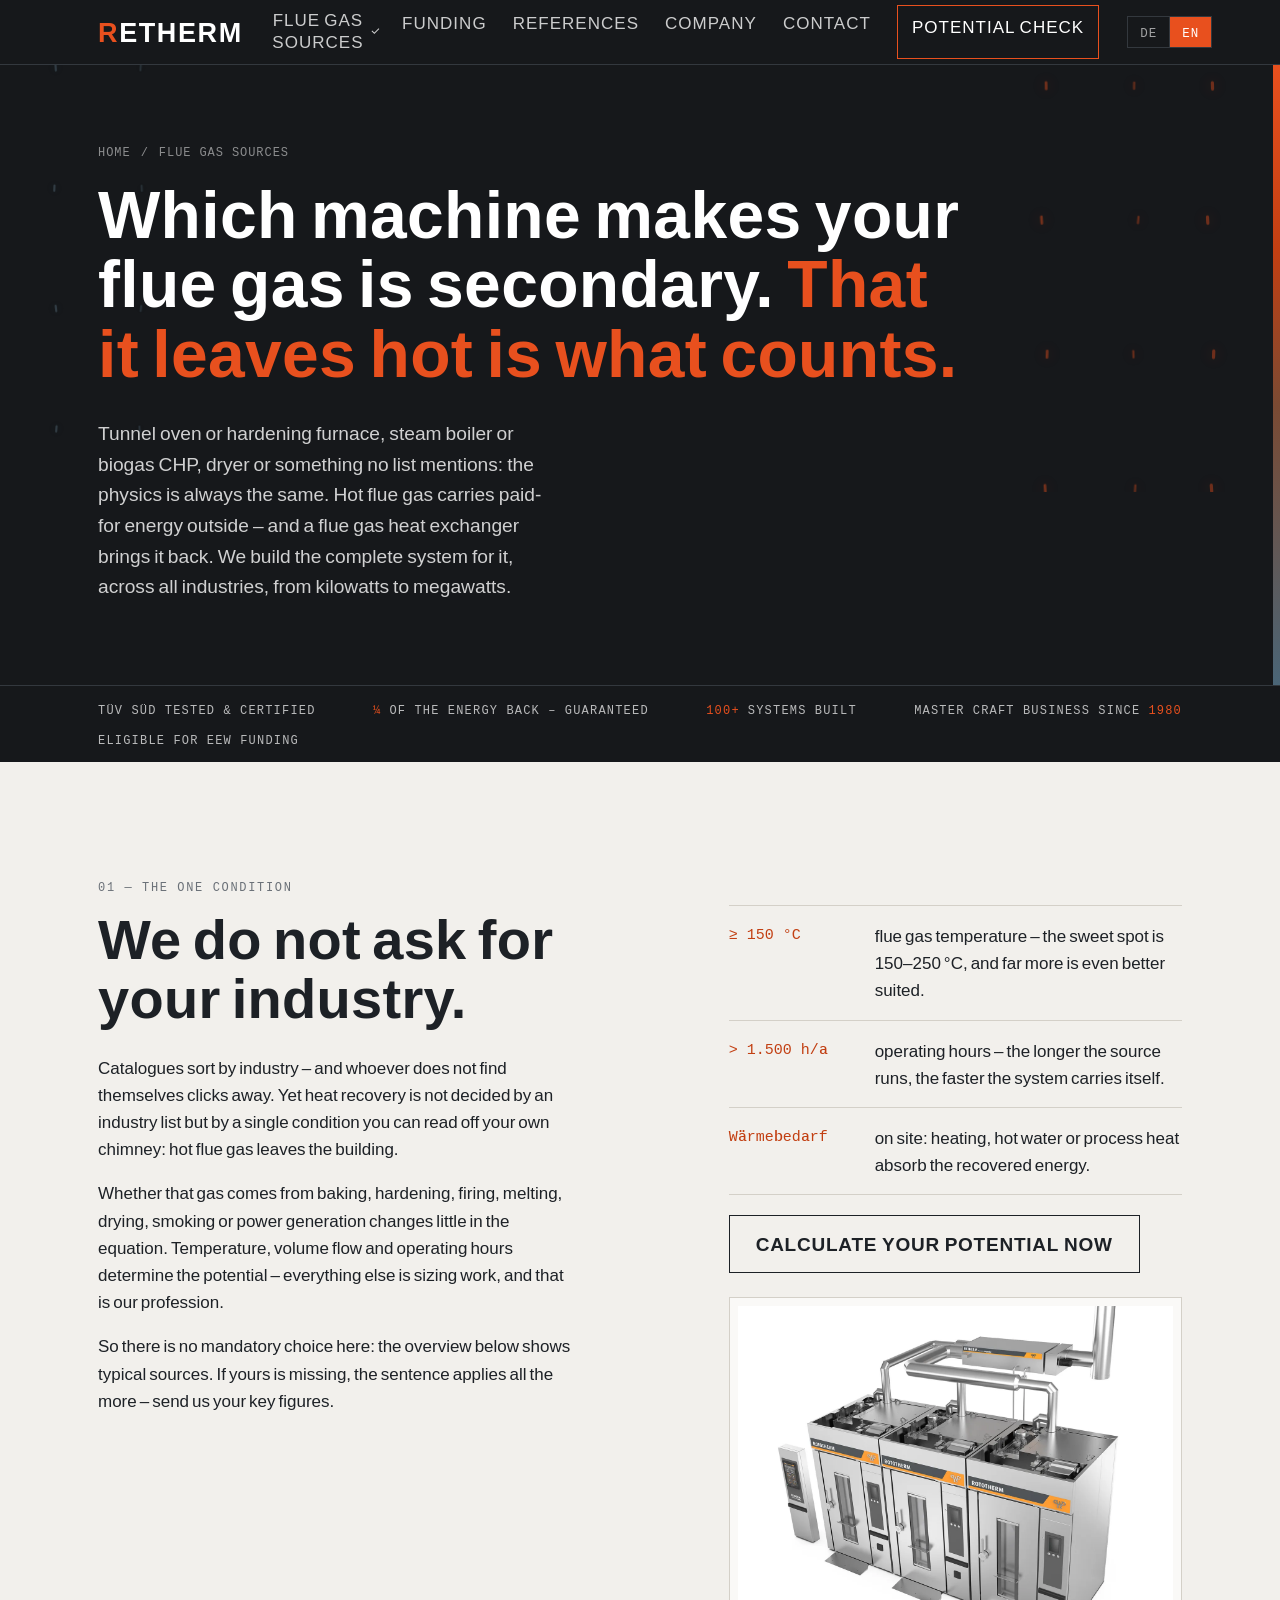
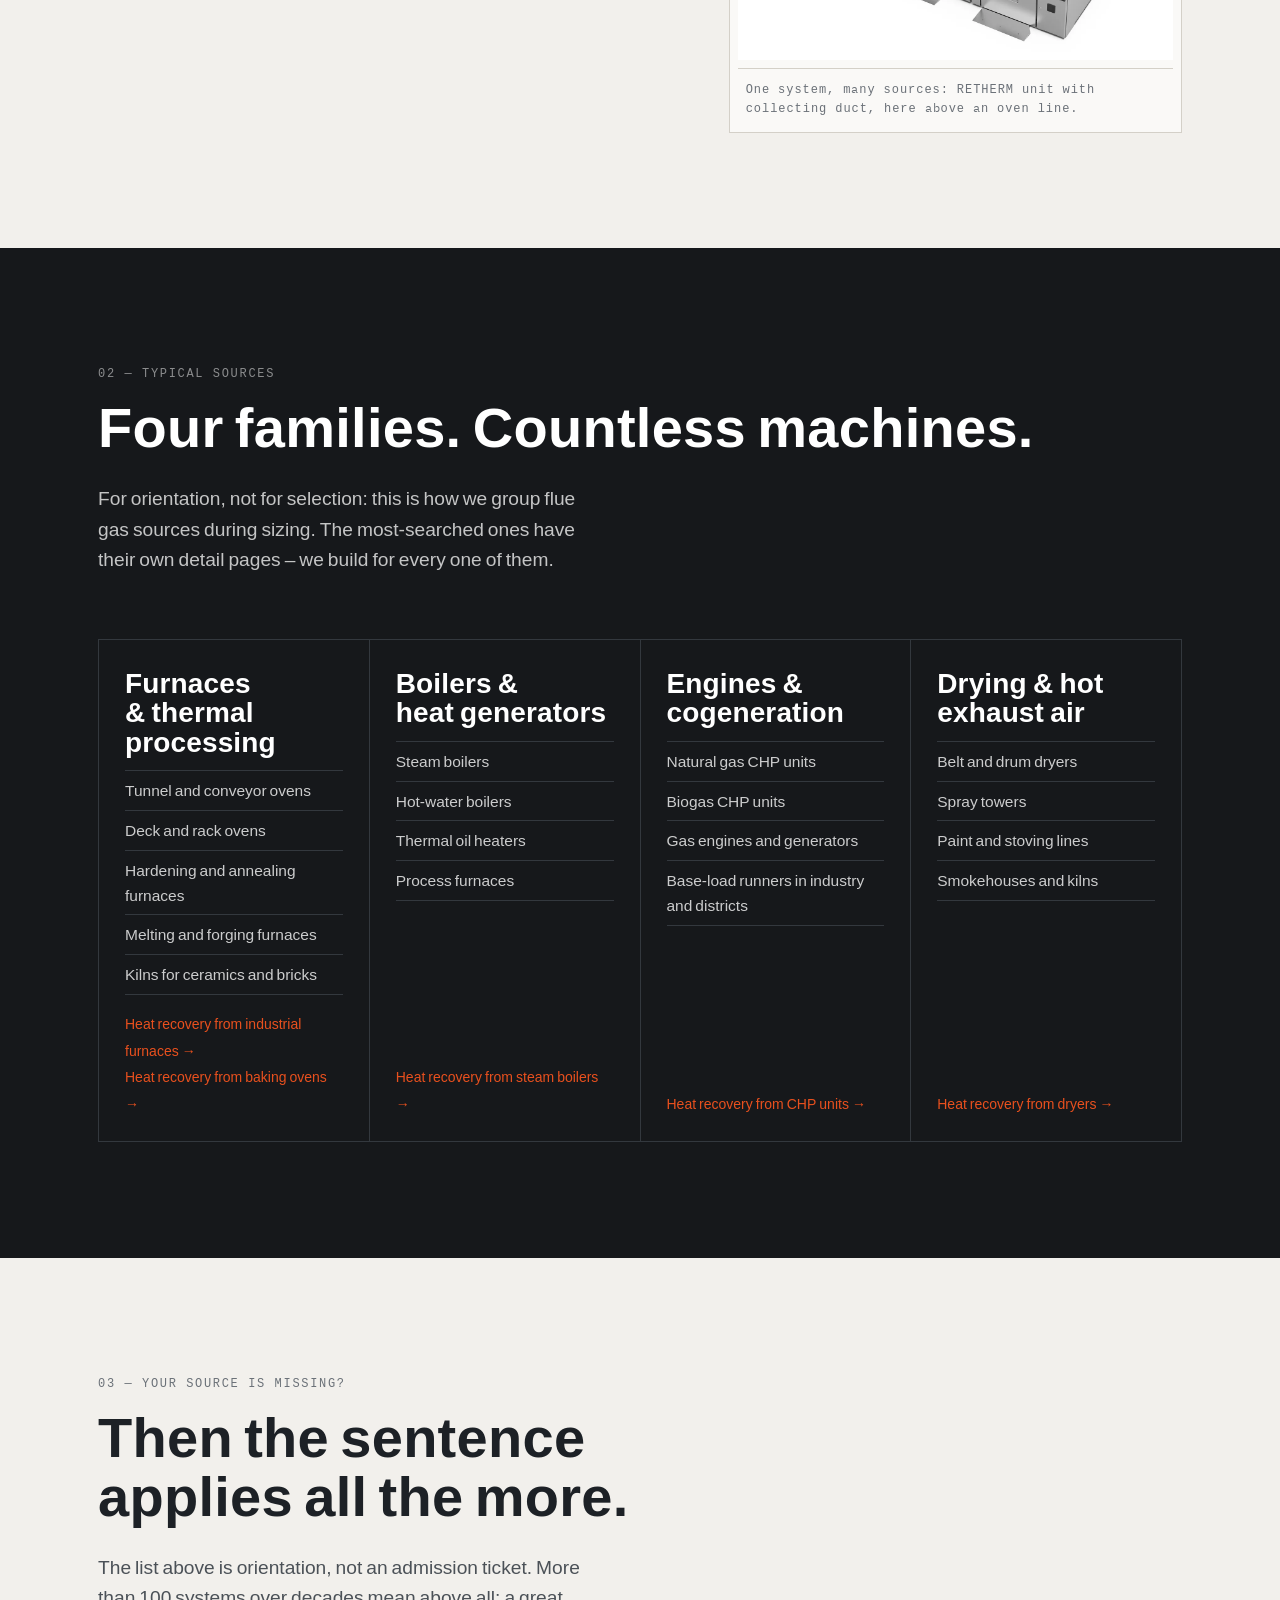
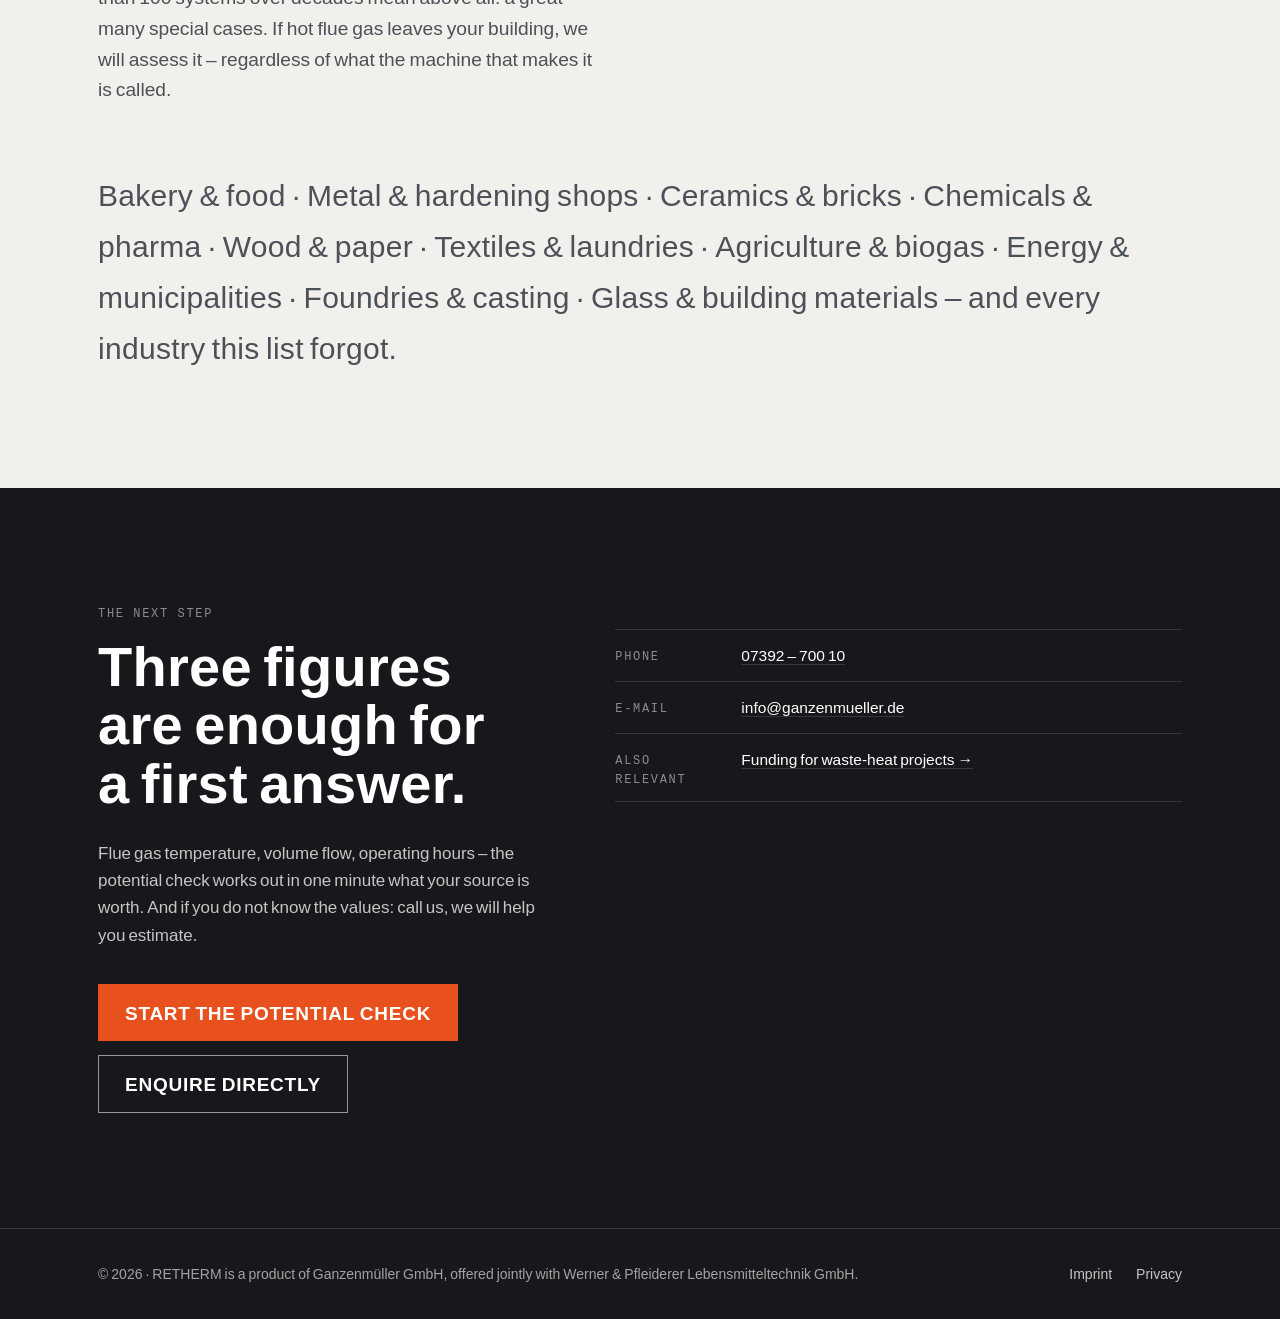
<file: abgasquellen.html>
<!DOCTYPE html>
<html lang="de">
<head>
  <meta charset="UTF-8">
  <meta name="viewport" content="width=device-width, initial-scale=1.0">
  <title data-i18n="qz.title">Abgasquellen: Wärmerückgewinnung für jede Industrie | RETHERM</title>
  <meta name="description" data-i18n-content="qz.desc" content="Tunnelofen, Härteofen, Dampfkessel, BHKW, Trockner oder etwas ganz anderes: Wenn heißes Abgas nach außen geht, lässt sich Wärme zurückgewinnen – branchenoffen, vom Kilowatt- bis in den Megawattbereich. RETHERM baut die Komplettanlage dafür.">
  <link rel="icon" type="image/svg+xml" href="assets/img/favicon.svg">
  <link rel="icon" type="image/png" sizes="48x48" href="assets/img/favicon-48.png">
  <link rel="apple-touch-icon" href="assets/img/apple-touch-icon.png">
  <link rel="preload" href="assets/fonts/barlow-condensed-normal-700.woff2" as="font" type="font/woff2" crossorigin>
  <link rel="preload" href="assets/fonts/barlow-normal-400.woff2" as="font" type="font/woff2" crossorigin>
  <link rel="preload" href="assets/fonts/ibm-plex-mono-normal-400.woff2" as="font" type="font/woff2" crossorigin>
  <link rel="stylesheet" href="assets/css/main.css">
</head>
<body>

<!-- ================= Header ================= -->
<header class="site-head">
  <div class="wrap site-head__bar">
    <a class="brand" href="index.html" aria-label="RETHERM – zur Startseite">
      <span class="brand__mark">RETHERM</span>
      <span class="brand__sub" data-i18n="brand.sub">Wärmerückgewinnung aus Abgas · powered by Ganzenmüller</span>
    </a>
    <nav class="site-nav" id="site-nav" aria-label="Hauptnavigation">
      <div class="nav-item">
        <button type="button" class="nav-sub-toggle" aria-expanded="false" data-i18n="nav.sources">Abgasquellen</button>
        <div class="nav-sub">
          <a href="abgasquellen.html" aria-current="page" data-i18n="nav.srcAll">Alle Abgasquellen</a>
          <a href="abgas-industrieofen.html" data-i18n="nav.srcOven">Industrieöfen</a>
          <a href="abgas-dampfkessel.html" data-i18n="nav.srcBoiler">Dampfkessel</a>
          <a href="abgas-bhkw.html" data-i18n="nav.srcChp">Blockheizkraftwerke</a>
          <a href="abgas-trocknung.html" data-i18n="nav.srcDrying">Trocknungsanlagen</a>
          <a href="abgas-backofen.html" data-i18n="nav.srcBakery">Backöfen</a>
        </div>
      </div>
      <a href="foerderung.html" data-i18n="nav.funding">Förderung</a>
      <a href="referenzen.html" data-i18n="nav.refs">Referenzen</a>
      <a href="unternehmen.html" data-i18n="nav.company">Unternehmen</a>
      <a href="kontakt.html" data-i18n="nav.contact">Kontakt</a>
      <a href="potenzial-check.html" class="nav-cta" data-i18n="nav.check">Potenzial-Check</a>
    </nav>
    <div class="lang-switch" role="group" aria-label="Sprache / Language">
      <button type="button" id="lang-de" aria-pressed="true">DE</button>
      <button type="button" id="lang-en" aria-pressed="false">EN</button>
    </div>
    <button class="nav-toggle" id="nav-toggle" aria-expanded="false" aria-controls="site-nav" aria-label="Menü öffnen">
      <span></span><span></span><span></span>
    </button>
  </div>
</header>

<main>

  <!-- ================= Seitenkopf ================= -->
  <section class="page-head">
    <svg class="page-head__flow" viewBox="0 0 1200 400" preserveAspectRatio="xMidYMid slice" aria-hidden="true"><g class="flow-up"><path d="M980 400 C 974 320, 990 240, 978 160 C 970 100, 986 40, 979 0"/><path d="M1064 400 C 1070 315, 1054 235, 1066 155 C 1074 95, 1058 35, 1065 0"/><path d="M1136 400 C 1130 325, 1146 245, 1134 165 C 1126 105, 1142 45, 1135 0"/></g><g class="flow-down"><path d="M52 0 C 58 80, 42 160, 54 240 C 62 300, 46 360, 53 400"/><path d="M132 0 C 126 85, 142 165, 130 245 C 122 305, 138 365, 131 400"/></g></svg>
    <div class="wrap page-head__inner">
      <nav class="crumbs" aria-label="Pfad">
        <a href="index.html" data-i18n="nav.home">Start</a>
        <span>/</span>
        <span data-i18n="nav.sources">Abgasquellen</span>
      </nav>
      <h1 data-i18n-html="qz.h1">Welche Anlage Ihr Abgas erzeugt, ist zweitrangig. <em>Dass es heiß rausgeht, zählt.</em></h1>
      <p class="lead" data-i18n="qz.lead">Tunnelofen oder Härteofen, Dampfkessel oder Biogas-BHKW, Trockner oder etwas, das auf keiner Liste steht: Die Physik ist immer dieselbe. Heißes Abgas trägt bezahlte Energie nach draußen – und ein Abgaswärmetauscher holt sie zurück. Wir bauen die Komplettanlage dafür, branchenoffen, vom Kilowatt- bis in den Megawattbereich.</p>
    </div>
  </section>

  <!-- ================= Trust-Leiste ================= -->
  <div class="trust">
    <div class="wrap">
      <span data-i18n="trust.tuv">Vom TÜV Süd geprüft &amp; zertifiziert</span>
      <span data-i18n-html="trust.quarter"><b>¼</b> der Energie zurück – garantiert</span>
      <span data-i18n-html="trust.plants"><b>100+</b> realisierte Anlagen</span>
      <span data-i18n-html="trust.since">Meisterbetrieb seit <b>1980</b></span>
      <span data-i18n="trust.funding">Förderfähig nach EEW</span>
    </div>
  </div>

  <!-- ================= 01 Die Bedingung ================= -->
  <section class="section">
    <div class="wrap">
      <div class="split">
        <div class="rv">
          <p class="tag" data-i18n="qz.a.tag">01 — Die eine Bedingung</p>
          <h2 data-i18n="qz.a.h2">Wir fragen nicht nach Ihrer Branche.</h2>
          <p data-i18n="qz.a.p1">Kataloge sortieren nach Branchen – und wer sich nicht wiederfindet, klickt weg. Dabei entscheidet über Wärmerückgewinnung keine Branchenliste, sondern eine einzige Bedingung, die Sie an Ihrem eigenen Kamin ablesen können: Es geht heißes Abgas nach draußen.</p>
          <p data-i18n="qz.a.p2">Ob dieses Abgas beim Backen, Härten, Brennen, Schmelzen, Trocknen, Räuchern oder bei der Stromerzeugung entsteht, ändert an der Rechnung wenig. Temperatur, Volumenstrom und Betriebsstunden bestimmen das Potenzial – alles andere ist Auslegungsarbeit, und die ist unser Beruf.</p>
          <p data-i18n="qz.a.p3">Deshalb gibt es hier keine Auswahlpflicht: Die Übersicht unten zeigt typische Quellen. Wenn Ihre fehlt, gilt der Satz erst recht – schicken Sie uns Ihre Eckdaten.</p>
        </div>
        <div class="rv">
          <ul class="loss-list">
            <li>
              <span class="val">≥ 150&nbsp;°C</span>
              <span data-i18n="qz.a.l1">Abgastemperatur – der Sweetspot liegt bei 150–250 °C, deutlich mehr ist erst recht geeignet.</span>
            </li>
            <li>
              <span class="val">&gt; 1.500&nbsp;h/a</span>
              <span data-i18n="qz.a.l2">Betriebsstunden – je länger die Quelle läuft, desto schneller trägt sich die Anlage.</span>
            </li>
            <li>
              <span class="val">Wärmebedarf</span>
              <span data-i18n="qz.a.l3">im Betrieb: Heizung, Warmwasser oder Prozesswärme nehmen die zurückgewonnene Energie auf.</span>
            </li>
          </ul>
          <p style="margin-top: 20px">
            <a class="btn" href="potenzial-check.html" data-i18n="qz.a.cta">Potenzial direkt berechnen</a>
          </p>
          <figure class="figure-box" style="margin: 24px 0 0">
            <img src="assets/img/retherm-anlage.webp" alt="RETHERM-Komplettanlage zur Wärmerückgewinnung: Abgaswärmetauscher über einer Ofenlinie mit Sammelleitung und Kaminanbindung" data-i18n-alt="qz.ph.a1" loading="lazy" width="1400" height="1140" style="width:100%; height:auto">
            <figcaption data-i18n="qz.ph.c1">Eine Anlage, viele Quellen: RETHERM-Einheit mit Sammelleitung, hier über einer Ofenlinie.</figcaption>
          </figure>
        </div>
      </div>
    </div>
  </section>

  <!-- ================= 02 Quellen von A bis Z ================= -->
  <section class="section section--dark">
    <div class="wrap">
      <div class="section__head rv">
        <p class="tag" data-i18n="qz.f.tag">02 — Typische Quellen</p>
        <h2 data-i18n="qz.f.h2">Vier Familien. Unzählige Anlagen.</h2>
        <p class="lead" data-i18n="qz.f.lead">Zur Orientierung, nicht zur Auswahl: So gruppieren wir Abgasquellen in der Auslegung. Zu den meistgesuchten führen eigene Seiten mit Details – gebaut wird für jede.</p>
      </div>
      <div class="family-grid rv">
        <div class="family">
          <h3 data-i18n="qz.f.g1h">Öfen &amp; Thermoprozess</h3>
          <ul>
            <li data-i18n="qz.f.g1a">Tunnel- und Durchlauföfen</li>
            <li data-i18n="qz.f.g1b">Etagen- und Stikkenöfen</li>
            <li data-i18n="qz.f.g1c">Härte- und Glühöfen</li>
            <li data-i18n="qz.f.g1d">Schmelz- und Schmiedeöfen</li>
            <li data-i18n="qz.f.g1e">Brennöfen für Keramik und Ziegel</li>
          </ul>
          <p class="family__more">
            <a href="abgas-industrieofen.html" data-i18n="qz.f.g1m">Wärmerückgewinnung am Industrieofen →</a><br>
            <a href="abgas-backofen.html" data-i18n="qz.f.g1m2">Wärmerückgewinnung am Backofen →</a>
          </p>
        </div>
        <div class="family">
          <h3 data-i18n="qz.f.g2h">Kessel &amp; Wärmeerzeuger</h3>
          <ul>
            <li data-i18n="qz.f.g2a">Dampfkessel</li>
            <li data-i18n="qz.f.g2b">Heißwasserkessel</li>
            <li data-i18n="qz.f.g2c">Thermoölerhitzer</li>
            <li data-i18n="qz.f.g2d">Prozessfeuerungen</li>
          </ul>
          <p class="family__more">
            <a href="abgas-dampfkessel.html" data-i18n="qz.f.g2m">Wärmerückgewinnung am Dampfkessel →</a>
          </p>
        </div>
        <div class="family">
          <h3 data-i18n="qz.f.g3h">Motoren &amp; Kraft-Wärme</h3>
          <ul>
            <li data-i18n="qz.f.g3a">Erdgas-BHKW</li>
            <li data-i18n="qz.f.g3b">Biogas-BHKW</li>
            <li data-i18n="qz.f.g3c">Gasmotoren und Generatoren</li>
            <li data-i18n="qz.f.g3d">Dauerläufer in Industrie und Quartier</li>
          </ul>
          <p class="family__more">
            <a href="abgas-bhkw.html" data-i18n="qz.f.g3m">Wärmerückgewinnung am BHKW →</a>
          </p>
        </div>
        <div class="family">
          <h3 data-i18n="qz.f.g4h">Trocknung &amp; heiße Abluft</h3>
          <ul>
            <li data-i18n="qz.f.g4a">Band- und Trommeltrockner</li>
            <li data-i18n="qz.f.g4b">Sprühtürme</li>
            <li data-i18n="qz.f.g4c">Lackier- und Einbrennanlagen</li>
            <li data-i18n="qz.f.g4d">Räucheranlagen und Darren</li>
          </ul>
          <p class="family__more">
            <a href="abgas-trocknung.html" data-i18n="qz.f.g4m">Wärmerückgewinnung an Trocknern →</a>
          </p>
        </div>
      </div>
    </div>
  </section>

  <!-- ================= 03 Nicht dabei? ================= -->
  <section class="section">
    <div class="wrap">
      <div class="section__head rv">
        <p class="tag" data-i18n="qz.n.tag">03 — Ihre Quelle fehlt?</p>
        <h2 data-i18n="qz.n.h2">Dann gilt der Satz erst recht.</h2>
        <p class="lead" data-i18n="qz.n.lead">Die Liste oben ist Orientierung, keine Eintrittskarte. Über 100 Anlagen in Jahrzehnten heißen vor allem: sehr viele Sonderfälle. Wenn bei Ihnen heißes Abgas nach draußen geht, prüfen wir es – unabhängig davon, wie die Anlage heißt, die es erzeugt.</p>
      </div>
      <p class="src-flow rv" data-i18n="qz.n.band">Bäckerei &amp; Lebensmittel · Metall &amp; Härterei · Keramik &amp; Ziegel · Chemie &amp; Pharma · Holz &amp; Papier · Textil &amp; Wäscherei · Landwirtschaft &amp; Biogas · Energie &amp; Kommunen · Gießerei &amp; Guss · Glas &amp; Baustoffe – und jede Branche, die in dieser Aufzählung fehlt.</p>
    </div>
  </section>

  <!-- ================= 04 CTA ================= -->
  <section class="section section--dark">
    <div class="wrap">
      <div class="contact-grid">
        <div class="rv">
          <p class="tag" data-i18n="qz.c.tag">Der nächste Schritt</p>
          <h2 data-i18n="qz.c.h2">Drei Zahlen genügen für die erste Antwort.</h2>
          <p style="color: rgba(255,255,255,.75)" data-i18n="qz.c.p">Abgastemperatur, Volumenstrom, Betriebsstunden – der Potenzial-Check rechnet in einer Minute aus, was Ihre Quelle wert ist. Und wenn Sie die Werte nicht kennen: anrufen, wir helfen beim Schätzen.</p>
          <div class="hero__cta">
            <a class="btn btn--heat" href="potenzial-check.html" data-i18n="qz.c.cta1">Potenzial-Check starten</a>
            <a class="btn btn--ghost-light" href="kontakt.html" data-i18n="qz.c.cta2">Direkt anfragen</a>
          </div>
        </div>
        <div class="rv">
          <ul class="contact-direct">
            <li>
              <span class="tag" data-i18n="qz.c.dPhone">Telefon</span>
              <span><a href="tel:+49739270010">07392 – 700 10</a></span>
            </li>
            <li>
              <span class="tag" data-i18n="qz.c.dMail">E-Mail</span>
              <span><a href="mailto:info@ganzenmueller.de">info@ganzenmueller.de</a></span>
            </li>
            <li>
              <span class="tag" data-i18n="qz.c.dNext">Auch spannend</span>
              <span><a href="foerderung.html" data-i18n="qz.c.dNextLink">Förderung für Abwärmeprojekte →</a></span>
            </li>
          </ul>
        </div>
      </div>
    </div>
  </section>

</main>

<!-- ================= Footer ================= -->
<footer class="site-foot">
  <div class="wrap">
    <span data-i18n="foot.legal">© 2026 · RETHERM ist ein Produkt der Ganzenmüller GmbH – für Backöfen gemeinsam angeboten mit der Werner &amp; Pfleiderer Lebensmitteltechnik GmbH.</span>
    <nav aria-label="Rechtliches">
      <a href="impressum.html" data-i18n="foot.imprint">Impressum</a>
      <a href="datenschutz.html" data-i18n="foot.privacy">Datenschutz</a>
    </nav>
  </div>
</footer>

<script src="assets/js/i18n.js"></script>
<script src="assets/js/i18n/quellen.js"></script>
<script src="assets/js/app.js"></script>
</body>
</html>
</file>
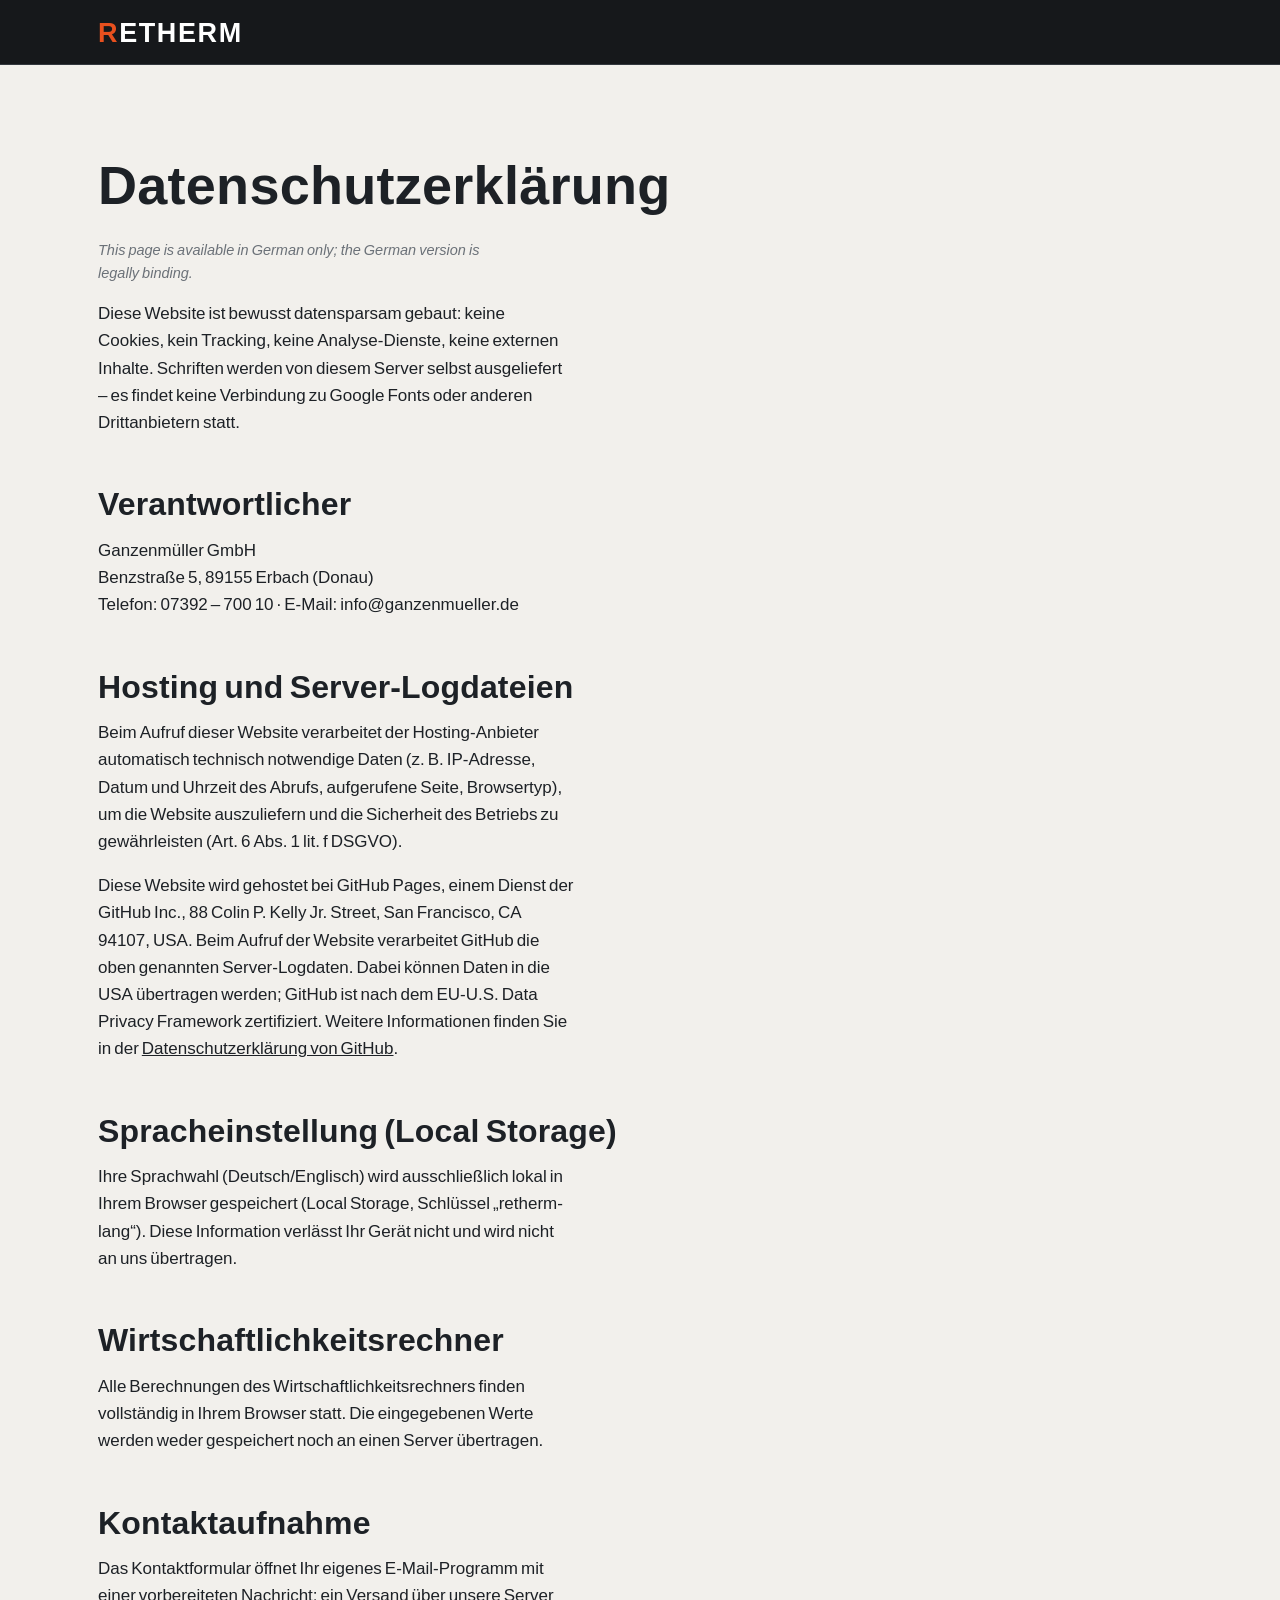
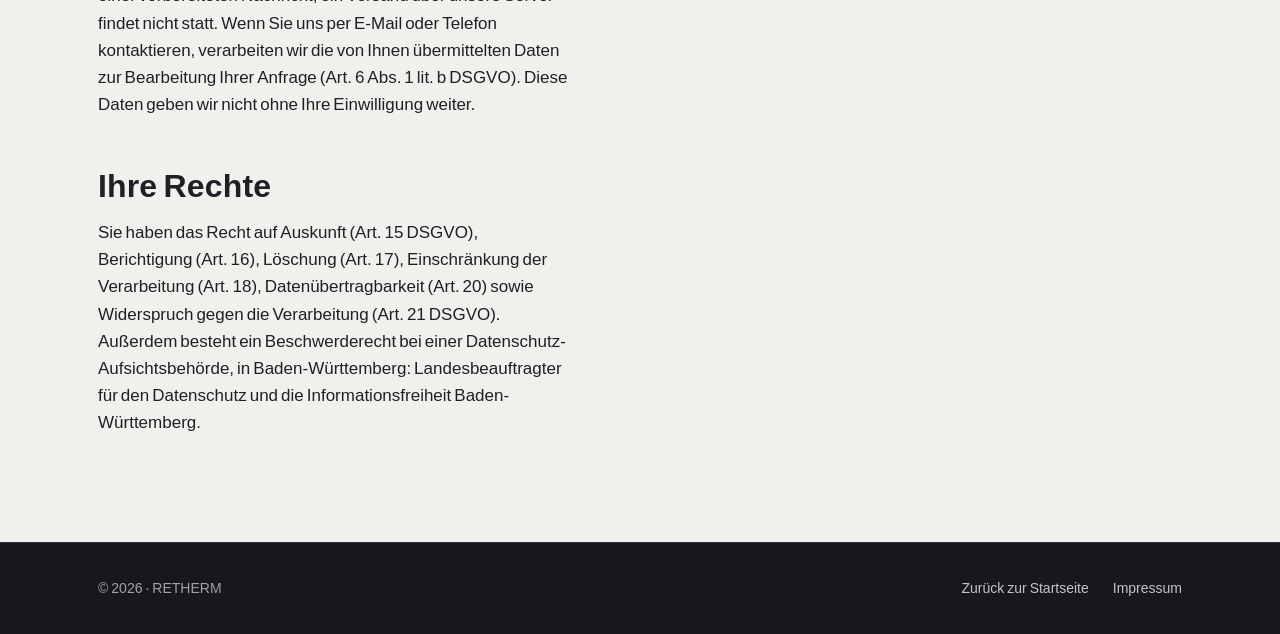
<file: datenschutz.html>
<!DOCTYPE html>
<html lang="de">
<head>
  <meta charset="UTF-8">
  <meta name="viewport" content="width=device-width, initial-scale=1.0">
  <title>Datenschutzerklärung | RETHERM Wärmerückgewinnung</title>
  <meta name="robots" content="noindex">
  <link rel="icon" type="image/svg+xml" href="assets/img/favicon.svg">
  <link rel="icon" type="image/png" sizes="48x48" href="assets/img/favicon-48.png">
  <link rel="apple-touch-icon" href="assets/img/apple-touch-icon.png">
  <link rel="preload" href="assets/fonts/barlow-condensed-normal-700.woff2" as="font" type="font/woff2" crossorigin>
  <link rel="preload" href="assets/fonts/barlow-normal-400.woff2" as="font" type="font/woff2" crossorigin>
  <link rel="preload" href="assets/fonts/ibm-plex-mono-normal-400.woff2" as="font" type="font/woff2" crossorigin>
  <link rel="stylesheet" href="assets/css/main.css">
</head>
<body>

<header class="site-head">
  <div class="wrap site-head__bar">
    <a class="brand" href="index.html">
      <span class="brand__mark">RETHERM</span>
      <span class="brand__sub">Wärmerückgewinnung aus Abgas · powered by Ganzenmüller</span>
    </a>
  </div>
</header>

<main class="legal">
  <div class="wrap">
    <h1>Datenschutzerklärung</h1>

    <p style="color: var(--muted); font-size: 14.5px" lang="en"><em>This page is
    available in German only; the German version is legally binding.</em></p>

    <p>Diese Website ist bewusst datensparsam gebaut: keine Cookies, kein
    Tracking, keine Analyse-Dienste, keine externen Inhalte. Schriften werden
    von diesem Server selbst ausgeliefert – es findet keine Verbindung zu
    Google Fonts oder anderen Drittanbietern statt.</p>

    <h2>Verantwortlicher</h2>
    <p>
      Ganzenmüller GmbH<br>
      Benzstraße 5, 89155 Erbach (Donau)<br>
      Telefon: 07392 – 700 10 · E-Mail: info@ganzenmueller.de
    </p>

    <h2>Hosting und Server-Logdateien</h2>
    <p>Beim Aufruf dieser Website verarbeitet der Hosting-Anbieter automatisch
    technisch notwendige Daten (z.&nbsp;B. IP-Adresse, Datum und Uhrzeit des
    Abrufs, aufgerufene Seite, Browsertyp), um die Website auszuliefern und
    die Sicherheit des Betriebs zu gewährleisten (Art.&nbsp;6 Abs.&nbsp;1
    lit.&nbsp;f DSGVO).</p>
    <p>Diese Website wird gehostet bei GitHub Pages, einem Dienst der
    GitHub Inc., 88 Colin P. Kelly Jr. Street, San Francisco, CA 94107, USA.
    Beim Aufruf der Website verarbeitet GitHub die oben genannten
    Server-Logdaten. Dabei können Daten in die USA übertragen werden; GitHub
    ist nach dem EU-U.S. Data Privacy Framework zertifiziert. Weitere
    Informationen finden Sie in der
    <a href="https://docs.github.com/site-policy/privacy-policies/github-general-privacy-statement" rel="noopener">Datenschutzerklärung von GitHub</a>.</p>

    <h2>Spracheinstellung (Local Storage)</h2>
    <p>Ihre Sprachwahl (Deutsch/Englisch) wird ausschließlich lokal in Ihrem
    Browser gespeichert (Local Storage, Schlüssel „retherm-lang“). Diese
    Information verlässt Ihr Gerät nicht und wird nicht an uns übertragen.</p>

    <h2>Wirtschaftlichkeitsrechner</h2>
    <p>Alle Berechnungen des Wirtschaftlichkeitsrechners finden vollständig in
    Ihrem Browser statt. Die eingegebenen Werte werden weder gespeichert noch
    an einen Server übertragen.</p>

    <h2>Kontaktaufnahme</h2>
    <p>Das Kontaktformular öffnet Ihr eigenes E-Mail-Programm mit einer
    vorbereiteten Nachricht; ein Versand über unsere Server findet nicht
    statt. Wenn Sie uns per E-Mail oder Telefon kontaktieren, verarbeiten wir
    die von Ihnen übermittelten Daten zur Bearbeitung Ihrer Anfrage
    (Art.&nbsp;6 Abs.&nbsp;1 lit.&nbsp;b DSGVO). Diese Daten geben wir nicht
    ohne Ihre Einwilligung weiter.</p>

    <h2>Ihre Rechte</h2>
    <p>Sie haben das Recht auf Auskunft (Art.&nbsp;15 DSGVO), Berichtigung
    (Art.&nbsp;16), Löschung (Art.&nbsp;17), Einschränkung der Verarbeitung
    (Art.&nbsp;18), Datenübertragbarkeit (Art.&nbsp;20) sowie Widerspruch
    gegen die Verarbeitung (Art.&nbsp;21 DSGVO). Außerdem besteht ein
    Beschwerderecht bei einer Datenschutz-Aufsichtsbehörde, in
    Baden-Württemberg: Landesbeauftragter für den Datenschutz und die
    Informationsfreiheit Baden-Württemberg.</p>
  </div>
</main>

<footer class="site-foot">
  <div class="wrap">
    <span>© 2026 · RETHERM</span>
    <nav aria-label="Rechtliches">
      <a href="index.html">Zurück zur Startseite</a>
      <a href="impressum.html">Impressum</a>
    </nav>
  </div>
</footer>

</body>
</html>
</file>
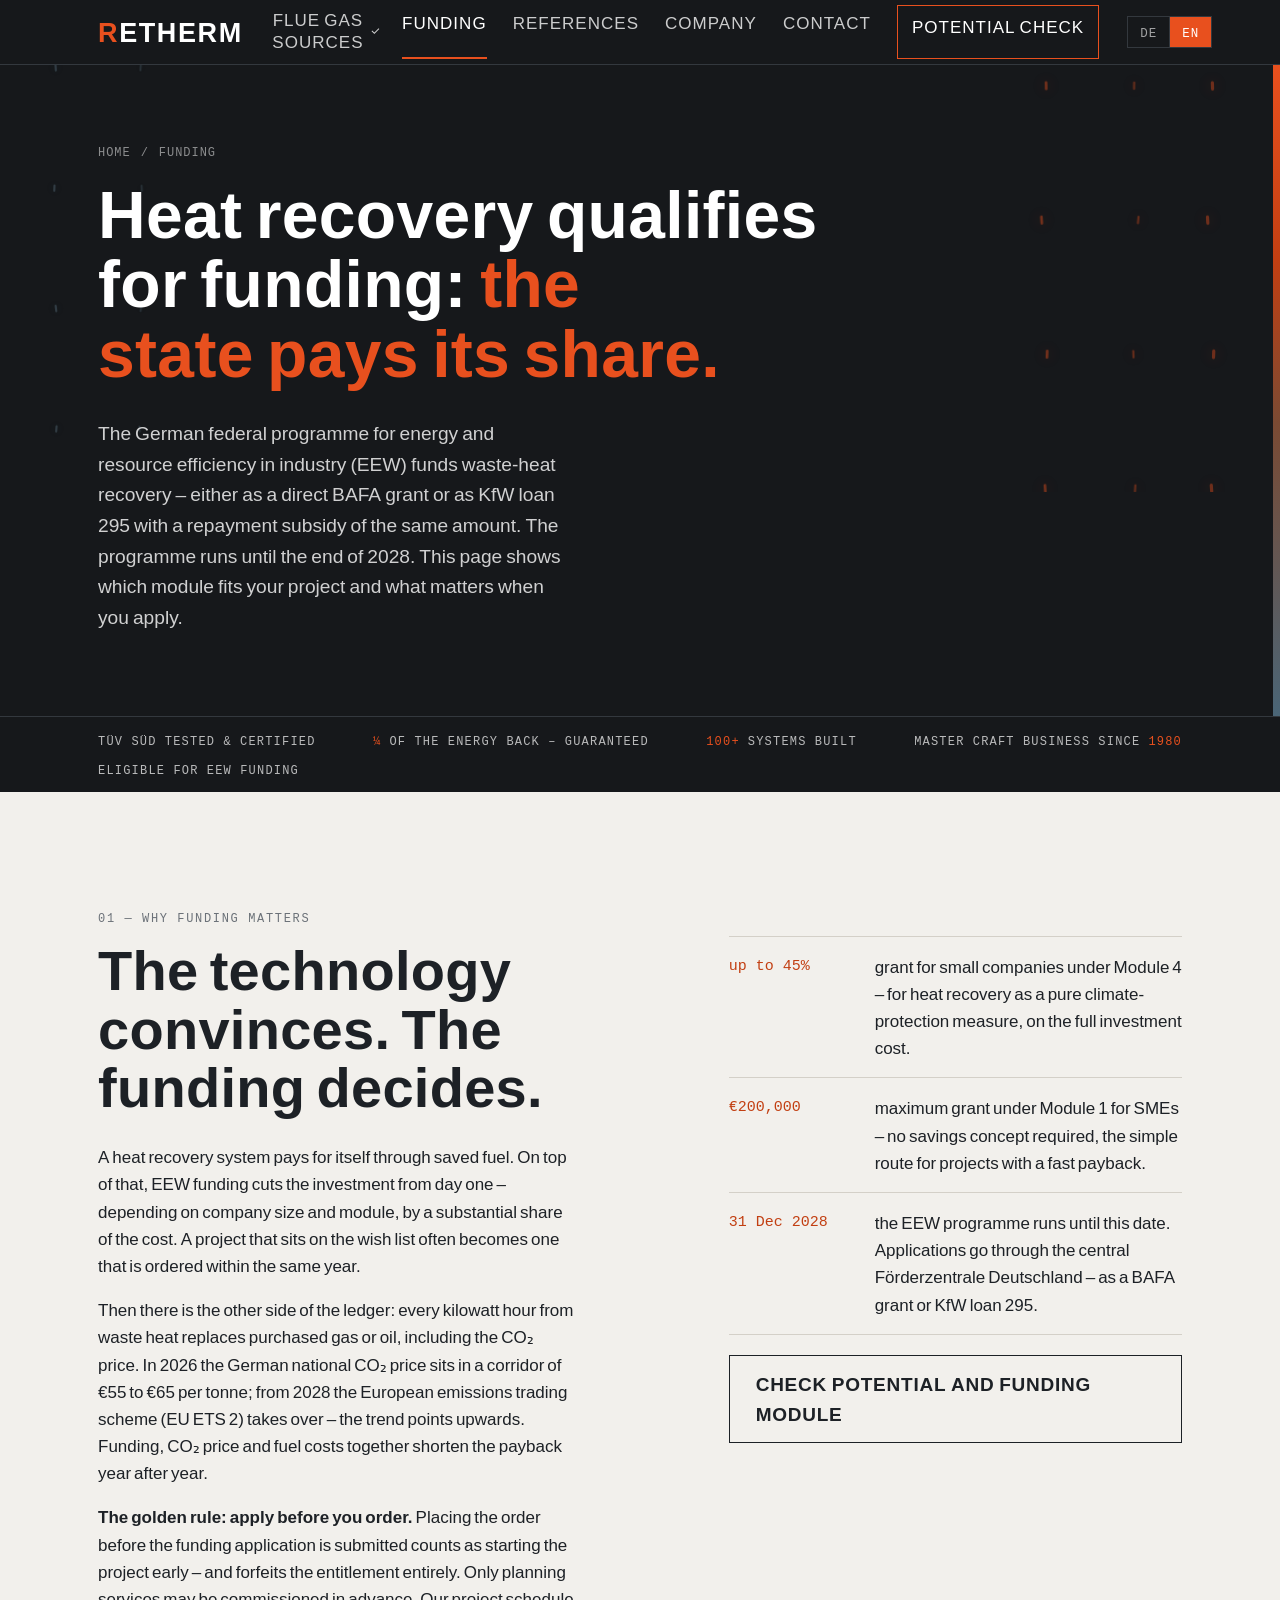
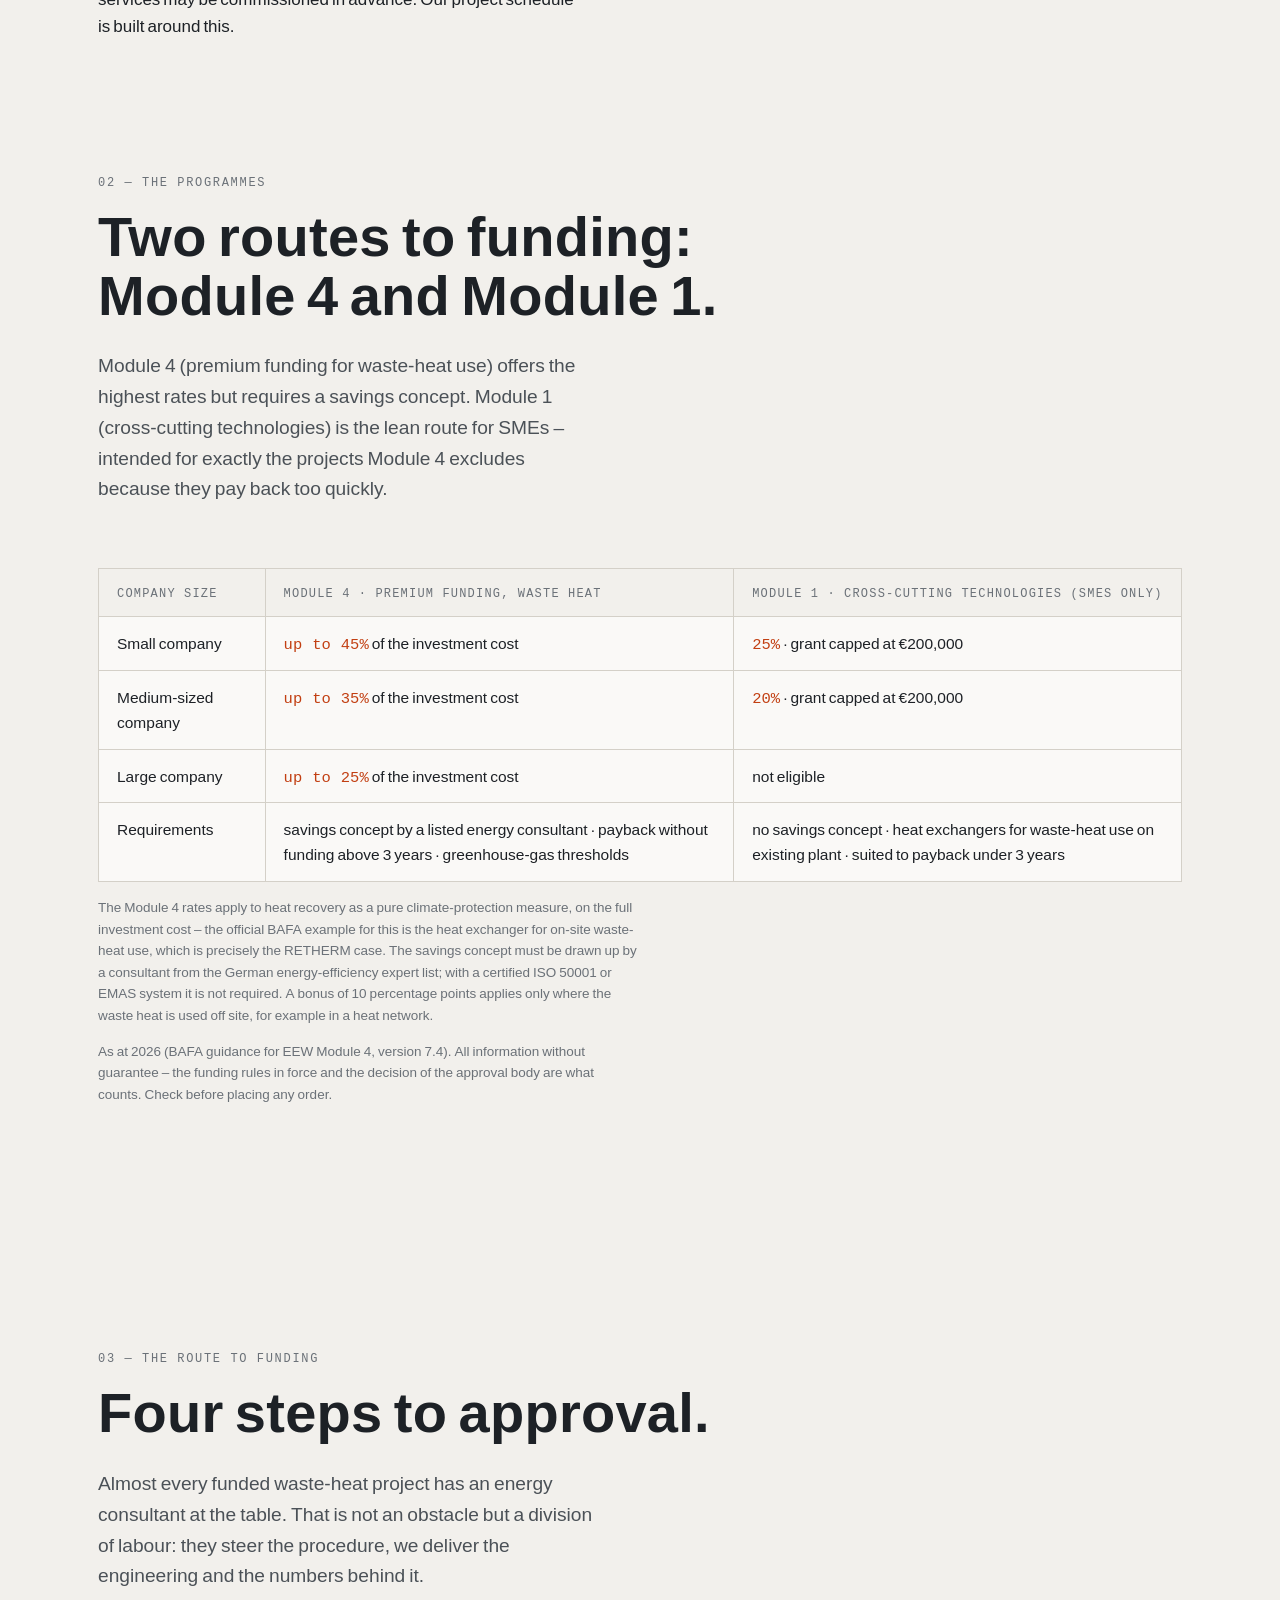
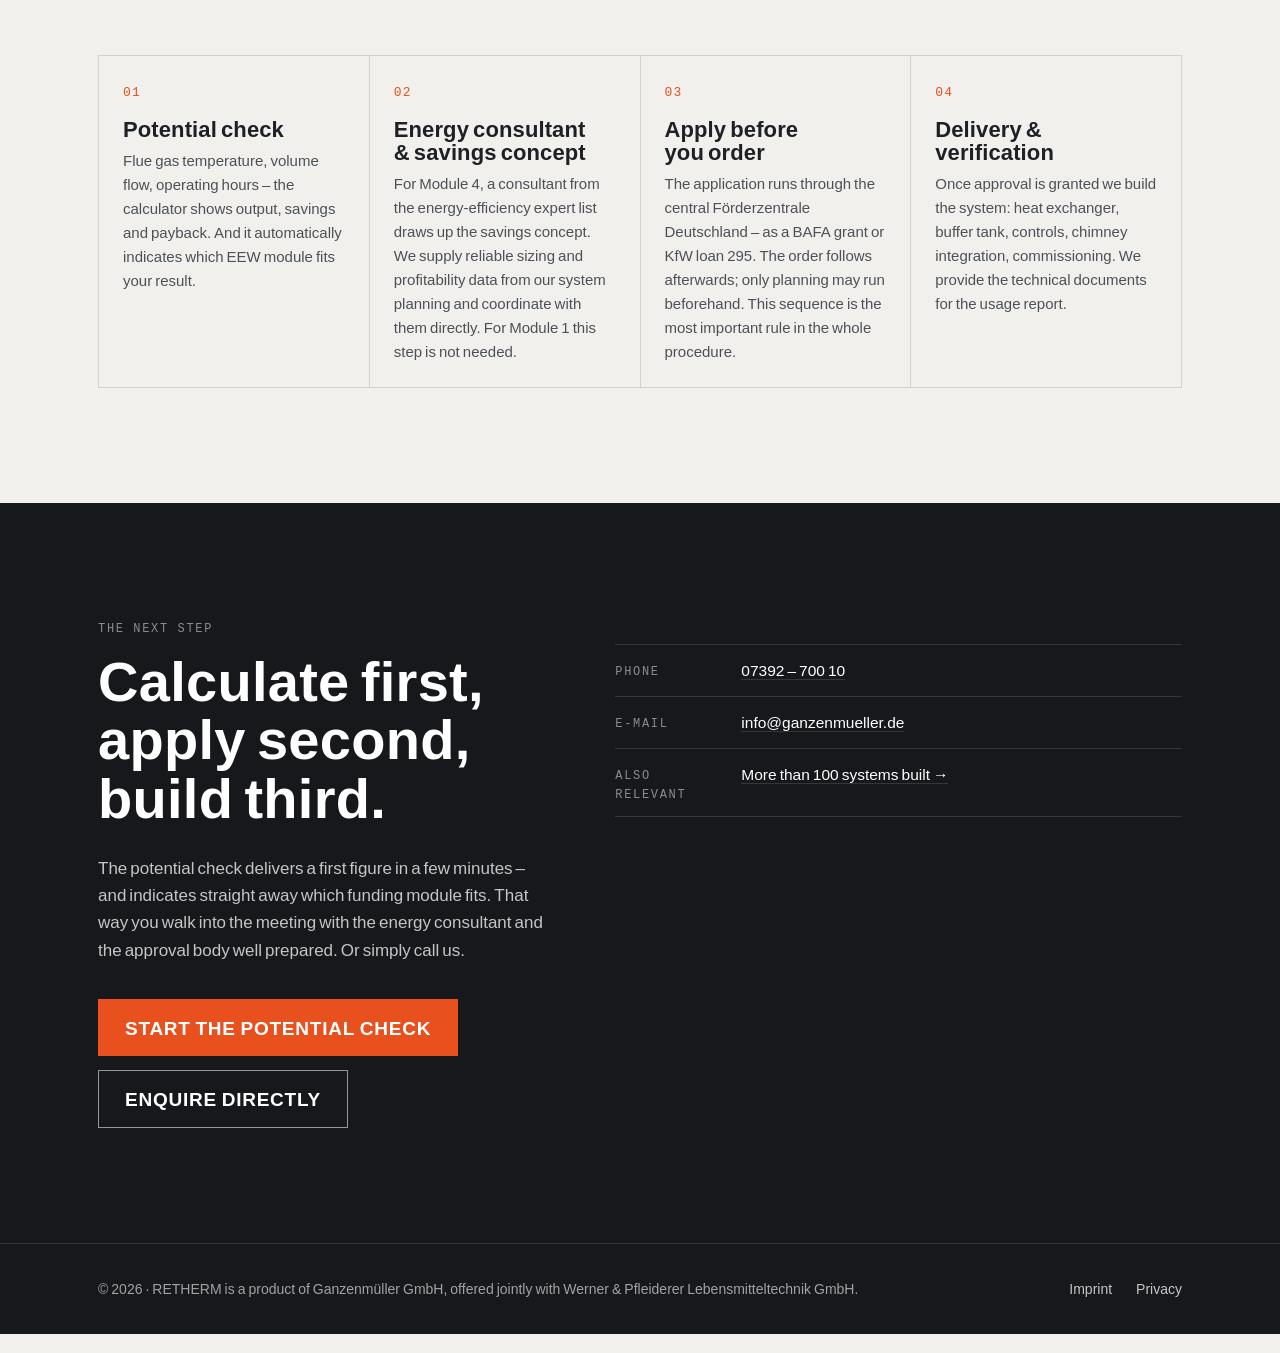
<file: foerderung.html>
<!DOCTYPE html>
<html lang="de">
<head>
  <meta charset="UTF-8">
  <meta name="viewport" content="width=device-width, initial-scale=1.0">
  <title data-i18n="fp.title">Förderung für Wärmerückgewinnung: EEW &amp; KfW 295 | RETHERM</title>
  <meta name="description" data-i18n-content="fp.desc" content="Wärmerückgewinnung aus Abgas ist förderfähig: über die Bundesförderung EEW – als BAFA-Zuschuss oder KfW-Kredit 295 mit Tilgungszuschuss. Module, Voraussetzungen und der Weg zum Bescheid – samt der wichtigsten Regel: Antrag vor Auftrag.">
  <link rel="icon" type="image/svg+xml" href="assets/img/favicon.svg">
  <link rel="icon" type="image/png" sizes="48x48" href="assets/img/favicon-48.png">
  <link rel="apple-touch-icon" href="assets/img/apple-touch-icon.png">
  <link rel="preload" href="assets/fonts/barlow-condensed-normal-700.woff2" as="font" type="font/woff2" crossorigin>
  <link rel="preload" href="assets/fonts/barlow-normal-400.woff2" as="font" type="font/woff2" crossorigin>
  <link rel="preload" href="assets/fonts/ibm-plex-mono-normal-400.woff2" as="font" type="font/woff2" crossorigin>
  <link rel="stylesheet" href="assets/css/main.css">
</head>
<body>

<!-- ================= Header ================= -->
<header class="site-head">
  <div class="wrap site-head__bar">
    <a class="brand" href="index.html" aria-label="RETHERM – zur Startseite">
      <span class="brand__mark">RETHERM</span>
      <span class="brand__sub" data-i18n="brand.sub">Wärmerückgewinnung aus Abgas · powered by Ganzenmüller</span>
    </a>
    <nav class="site-nav" id="site-nav" aria-label="Hauptnavigation">
      <div class="nav-item">
        <button type="button" class="nav-sub-toggle" aria-expanded="false" data-i18n="nav.sources">Abgasquellen</button>
        <div class="nav-sub">
          <a href="abgasquellen.html" data-i18n="nav.srcAll">Alle Abgasquellen</a>
          <a href="abgas-industrieofen.html" data-i18n="nav.srcOven">Industrieöfen</a>
          <a href="abgas-dampfkessel.html" data-i18n="nav.srcBoiler">Dampfkessel</a>
          <a href="abgas-bhkw.html" data-i18n="nav.srcChp">Blockheizkraftwerke</a>
          <a href="abgas-trocknung.html" data-i18n="nav.srcDrying">Trocknungsanlagen</a>
          <a href="abgas-backofen.html" data-i18n="nav.srcBakery">Backöfen</a>
        </div>
      </div>
      <a href="foerderung.html" aria-current="page" data-i18n="nav.funding">Förderung</a>
      <a href="referenzen.html" data-i18n="nav.refs">Referenzen</a>
      <a href="unternehmen.html" data-i18n="nav.company">Unternehmen</a>
      <a href="kontakt.html" data-i18n="nav.contact">Kontakt</a>
      <a href="potenzial-check.html" class="nav-cta" data-i18n="nav.check">Potenzial-Check</a>
    </nav>
    <div class="lang-switch" role="group" aria-label="Sprache / Language">
      <button type="button" id="lang-de" aria-pressed="true">DE</button>
      <button type="button" id="lang-en" aria-pressed="false">EN</button>
    </div>
    <button class="nav-toggle" id="nav-toggle" aria-expanded="false" aria-controls="site-nav" aria-label="Menü öffnen">
      <span></span><span></span><span></span>
    </button>
  </div>
</header>

<main>

  <!-- ================= Seitenkopf ================= -->
  <section class="page-head">
    <svg class="page-head__flow" viewBox="0 0 1200 400" preserveAspectRatio="xMidYMid slice" aria-hidden="true"><g class="flow-up"><path d="M980 400 C 974 320, 990 240, 978 160 C 970 100, 986 40, 979 0"/><path d="M1064 400 C 1070 315, 1054 235, 1066 155 C 1074 95, 1058 35, 1065 0"/><path d="M1136 400 C 1130 325, 1146 245, 1134 165 C 1126 105, 1142 45, 1135 0"/></g><g class="flow-down"><path d="M52 0 C 58 80, 42 160, 54 240 C 62 300, 46 360, 53 400"/><path d="M132 0 C 126 85, 142 165, 130 245 C 122 305, 138 365, 131 400"/></g></svg>
    <div class="wrap page-head__inner">
      <nav class="crumbs" aria-label="Pfad">
        <a href="index.html" data-i18n="nav.home">Start</a>
        <span>/</span>
        <span data-i18n="nav.funding">Förderung</span>
      </nav>
      <h1 data-i18n-html="fp.h1">Wärmerückgewinnung ist förderfähig: <em>der Staat zahlt mit.</em></h1>
      <p class="lead" data-i18n="fp.lead">Die Bundesförderung für Energie- und Ressourceneffizienz in der Wirtschaft (EEW) fördert Abwärmenutzung – wahlweise als direkter BAFA-Zuschuss oder als KfW-Kredit 295 mit Tilgungszuschuss in gleicher Höhe. Das Programm läuft bis Ende 2028. Diese Seite zeigt, welches Modul zu Ihrem Projekt passt und worauf es beim Antrag ankommt.</p>
    </div>
  </section>

  <!-- ================= Trust-Leiste ================= -->
  <div class="trust">
    <div class="wrap">
      <span data-i18n="trust.tuv">Vom TÜV Süd geprüft &amp; zertifiziert</span>
      <span data-i18n-html="trust.quarter"><b>¼</b> der Energie zurück – garantiert</span>
      <span data-i18n-html="trust.plants"><b>100+</b> realisierte Anlagen</span>
      <span data-i18n-html="trust.since">Meisterbetrieb seit <b>1980</b></span>
      <span data-i18n="trust.funding">Förderfähig nach EEW</span>
    </div>
  </div>

  <!-- ================= 01 Warum Förderung ================= -->
  <section class="section">
    <div class="wrap">
      <div class="split">
        <div class="rv">
          <p class="tag" data-i18n="fp.a.tag">01 — Warum Förderung</p>
          <h2 data-i18n="fp.a.h2">Die Technik überzeugt. Die Förderung entscheidet.</h2>
          <p data-i18n="fp.a.p1">Eine Wärmerückgewinnungsanlage rechnet sich über eingesparten Brennstoff. Die EEW-Förderung senkt zusätzlich die Investition von Anfang an – je nach Unternehmensgröße und Modul um einen erheblichen Teil der Kosten. Aus einem Projekt auf der Wunschliste wird so oft eines, das noch im selben Jahr beauftragt wird.</p>
          <p data-i18n="fp.a.p2">Dazu kommt die andere Seite der Rechnung: Jede Kilowattstunde aus Abwärme ersetzt gekauftes Gas oder Öl samt CO₂-Preis. 2026 liegt der nationale CO₂-Preis im Korridor von 55 bis 65 €/t, ab 2028 übernimmt der europäische Emissionshandel (EU-ETS 2) – die Tendenz zeigt nach oben. Förderung, CO₂-Preis und Brennstoffkosten zusammen verkürzen die Amortisation von Jahr zu Jahr.</p>
          <p data-i18n-html="fp.a.p3"><strong>Die goldene Regel: Antrag vor Auftrag.</strong> Wer bestellt, bevor der Förderantrag gestellt ist, gilt als vorzeitiger Maßnahmenbeginn – und verliert den Anspruch vollständig. Nur Planungsleistungen dürfen vorab beauftragt werden. Unser Projektablauf ist darauf eingerichtet.</p>
        </div>
        <div class="rv">
          <ul class="loss-list">
            <li>
              <span class="val" data-i18n="fp.a.v1">bis 45&nbsp;%</span>
              <span data-i18n="fp.a.l1">Zuschuss für kleine Unternehmen in Modul 4 – bei Wärmerückgewinnung als reiner Klimaschutzmaßnahme auf die vollen Investitionskosten.</span>
            </li>
            <li>
              <span class="val" data-i18n="fp.a.v2">200.000&nbsp;€</span>
              <span data-i18n="fp.a.l2">maximaler Zuschuss in Modul 1 für KMU – ohne Einsparkonzept, der einfache Weg für Projekte, die sich schnell amortisieren.</span>
            </li>
            <li>
              <span class="val" data-i18n="fp.a.v3">31.12.2028</span>
              <span data-i18n="fp.a.l3">Laufzeit des EEW-Programms. Anträge laufen zentral über die Förderzentrale Deutschland – als BAFA-Zuschuss oder KfW-Kredit 295.</span>
            </li>
          </ul>
          <p style="margin-top: 20px">
            <a class="btn" href="potenzial-check.html" data-i18n="fp.a.cta">Potenzial und Fördermodul prüfen</a>
          </p>
        </div>
      </div>
    </div>
  </section>

  <!-- ================= 02 Programmvergleich ================= -->
  <section class="section" style="padding-top: 0">
    <div class="wrap">
      <div class="section__head rv">
        <p class="tag" data-i18n="fp.t.tag">02 — Die Programme</p>
        <h2 data-i18n="fp.t.h2">Zwei Wege zur Förderung: Modul 4 und Modul 1.</h2>
        <p class="lead" data-i18n="fp.t.lead">Modul 4 (Premiumförderung Abwärmenutzung) bietet die höchsten Sätze, verlangt aber ein Einsparkonzept. Modul 1 (Querschnittstechnologien) ist der schlanke Weg für KMU – gedacht für genau die Projekte, die Modul 4 ausschließt, weil sie sich zu schnell rechnen.</p>
      </div>
      <div class="rv">
        <table class="fund-table">
          <thead>
            <tr>
              <th data-i18n="fp.t.hSize">Unternehmensgröße</th>
              <th data-i18n="fp.t.hM4">Modul 4 · Premiumförderung Abwärme</th>
              <th data-i18n="fp.t.hM1">Modul 1 · Querschnittstechnologien (nur KMU)</th>
            </tr>
          </thead>
          <tbody>
            <tr>
              <td data-i18n="fp.t.r1c">Kleines Unternehmen</td>
              <td data-i18n-html="fp.t.r1m4"><span class="val">bis 45&nbsp;%</span> der Investitionskosten</td>
              <td data-i18n-html="fp.t.r1m1"><span class="val">25&nbsp;%</span> · max. 200.000&nbsp;€ Zuschuss</td>
            </tr>
            <tr>
              <td data-i18n="fp.t.r2c">Mittleres Unternehmen</td>
              <td data-i18n-html="fp.t.r2m4"><span class="val">bis 35&nbsp;%</span> der Investitionskosten</td>
              <td data-i18n-html="fp.t.r2m1"><span class="val">20&nbsp;%</span> · max. 200.000&nbsp;€ Zuschuss</td>
            </tr>
            <tr>
              <td data-i18n="fp.t.r3c">Großes Unternehmen</td>
              <td data-i18n-html="fp.t.r3m4"><span class="val">bis 25&nbsp;%</span> der Investitionskosten</td>
              <td data-i18n="fp.t.r3m1">nicht antragsberechtigt</td>
            </tr>
            <tr>
              <td data-i18n="fp.t.r4c">Voraussetzungen</td>
              <td data-i18n="fp.t.r4m4">Einsparkonzept eines gelisteten Energieberaters · Amortisation ohne Förderung über 3 Jahre · THG-Schwellenwerte</td>
              <td data-i18n="fp.t.r4m1">kein Einsparkonzept · Wärmeübertrager zur Abwärmenutzung an Bestandsanlagen · passend bei Amortisation unter 3 Jahren</td>
            </tr>
          </tbody>
        </table>
        <p class="fund-note" data-i18n="fp.t.note1">Die Sätze in Modul 4 gelten für Wärmerückgewinnung als reine Klimaschutzmaßnahme auf die vollen Investitionskosten – das offizielle BAFA-Beispiel dafür ist der Wärmeübertrager zur innerbetrieblichen Abwärmenutzung, also genau der RETHERM-Fall. Das Einsparkonzept muss ein Energieberater aus der Energieeffizienz-Expertenliste erstellen; bei zertifiziertem Energiemanagement nach ISO 50001 oder EMAS ist es entbehrlich. Ein Bonus von 10 Prozentpunkten kommt nur hinzu, wenn die Abwärme außerbetrieblich genutzt wird, etwa in einem Wärmenetz.</p>
        <p class="fund-note" data-i18n="fp.t.note2">Stand 2026 (BAFA-Merkblatt EEW Modul 4, Version 7.4). Alle Angaben ohne Gewähr – maßgeblich sind die jeweils gültigen Förderrichtlinien und die Zusage der Bewilligungsstelle. Vor der Beauftragung prüfen.</p>
      </div>
    </div>
  </section>

  <!-- ================= 03 Der Weg zur Förderung ================= -->
  <section class="section">
    <div class="wrap">
      <div class="section__head rv">
        <p class="tag" data-i18n="fp.s.tag">03 — Der Weg zur Förderung</p>
        <h2 data-i18n="fp.s.h2">Vier Schritte bis zum Bescheid.</h2>
        <p class="lead" data-i18n="fp.s.lead">Bei fast jedem geförderten Abwärmeprojekt sitzt ein Energieberater mit am Tisch. Das ist kein Hindernis, sondern Arbeitsteilung: Er führt durch das Verfahren, wir liefern die Technik und die Zahlen dahinter.</p>
      </div>
      <div class="steps rv">
        <article class="step">
          <h3 data-i18n="fp.s.s1h">Potenzial-Check</h3>
          <p data-i18n="fp.s.s1p">Abgastemperatur, Volumenstrom, Betriebsstunden – der Rechner zeigt Leistung, Ersparnis und Amortisation. Und er zeigt automatisch an, welches EEW-Modul zu Ihrem Ergebnis passt.</p>
        </article>
        <article class="step">
          <h3 data-i18n="fp.s.s2h">Energieberater &amp; Einsparkonzept</h3>
          <p data-i18n="fp.s.s2p">Für Modul 4 erstellt ein Berater aus der Energieeffizienz-Expertenliste das Einsparkonzept. Wir liefern ihm belastbare Auslegungs- und Wirtschaftlichkeitsdaten aus unserer Anlagenplanung und stimmen uns direkt mit ihm ab. Für Modul 1 entfällt dieser Schritt.</p>
        </article>
        <article class="step">
          <h3 data-i18n="fp.s.s3h">Antrag vor Auftrag</h3>
          <p data-i18n="fp.s.s3p">Der Antrag läuft über die Förderzentrale Deutschland – als BAFA-Zuschuss oder KfW-Kredit 295. Beauftragt wird erst danach; nur die Planung darf vorher laufen. Diese Reihenfolge ist die wichtigste Regel im gesamten Verfahren.</p>
        </article>
        <article class="step">
          <h3 data-i18n="fp.s.s4h">Umsetzung &amp; Nachweis</h3>
          <p data-i18n="fp.s.s4p">Nach dem Bescheid bauen wir die Anlage: Wärmetauscher, Speicher, Steuerung, Kaminanbindung, Inbetriebnahme. Die technischen Unterlagen für den Verwendungsnachweis stellen wir bereit.</p>
        </article>
      </div>
    </div>
  </section>

  <!-- ================= 04 CTA ================= -->
  <section class="section section--dark">
    <div class="wrap">
      <div class="contact-grid">
        <div class="rv">
          <p class="tag" data-i18n="fp.c.tag">Der nächste Schritt</p>
          <h2 data-i18n="fp.c.h2">Erst rechnen, dann beantragen, dann bauen.</h2>
          <p style="color: rgba(255,255,255,.75)" data-i18n="fp.c.p">Der Potenzial-Check liefert in wenigen Minuten die erste Zahl – und zeigt gleich an, welches Fördermodul dazu passt. Damit gehen Sie vorbereitet ins Gespräch mit Energieberater und Bewilligungsstelle. Oder Sie rufen uns direkt an.</p>
          <div class="hero__cta">
            <a class="btn btn--heat" href="potenzial-check.html" data-i18n="fp.c.cta1">Potenzial-Check starten</a>
            <a class="btn btn--ghost-light" href="kontakt.html" data-i18n="fp.c.cta2">Direkt anfragen</a>
          </div>
        </div>
        <div class="rv">
          <ul class="contact-direct">
            <li>
              <span class="tag" data-i18n="fp.c.dPhone">Telefon</span>
              <span><a href="tel:+49739270010">07392 – 700 10</a></span>
            </li>
            <li>
              <span class="tag" data-i18n="fp.c.dMail">E-Mail</span>
              <span><a href="mailto:info@ganzenmueller.de">info@ganzenmueller.de</a></span>
            </li>
            <li>
              <span class="tag" data-i18n="fp.c.dNext">Auch spannend</span>
              <span><a href="referenzen.html" data-i18n="fp.c.dNextLink">Über 100 realisierte Anlagen →</a></span>
            </li>
          </ul>
        </div>
      </div>
    </div>
  </section>

</main>

<!-- ================= Footer ================= -->
<footer class="site-foot">
  <div class="wrap">
    <span data-i18n="foot.legal">© 2026 · RETHERM ist ein Produkt der Ganzenmüller GmbH – für Backöfen gemeinsam angeboten mit der Werner &amp; Pfleiderer Lebensmitteltechnik GmbH.</span>
    <nav aria-label="Rechtliches">
      <a href="impressum.html" data-i18n="foot.imprint">Impressum</a>
      <a href="datenschutz.html" data-i18n="foot.privacy">Datenschutz</a>
    </nav>
  </div>
</footer>

<script src="assets/js/i18n.js"></script>
<script src="assets/js/i18n/fp.js"></script>
<script src="assets/js/app.js"></script>
</body>
</html>
</file>
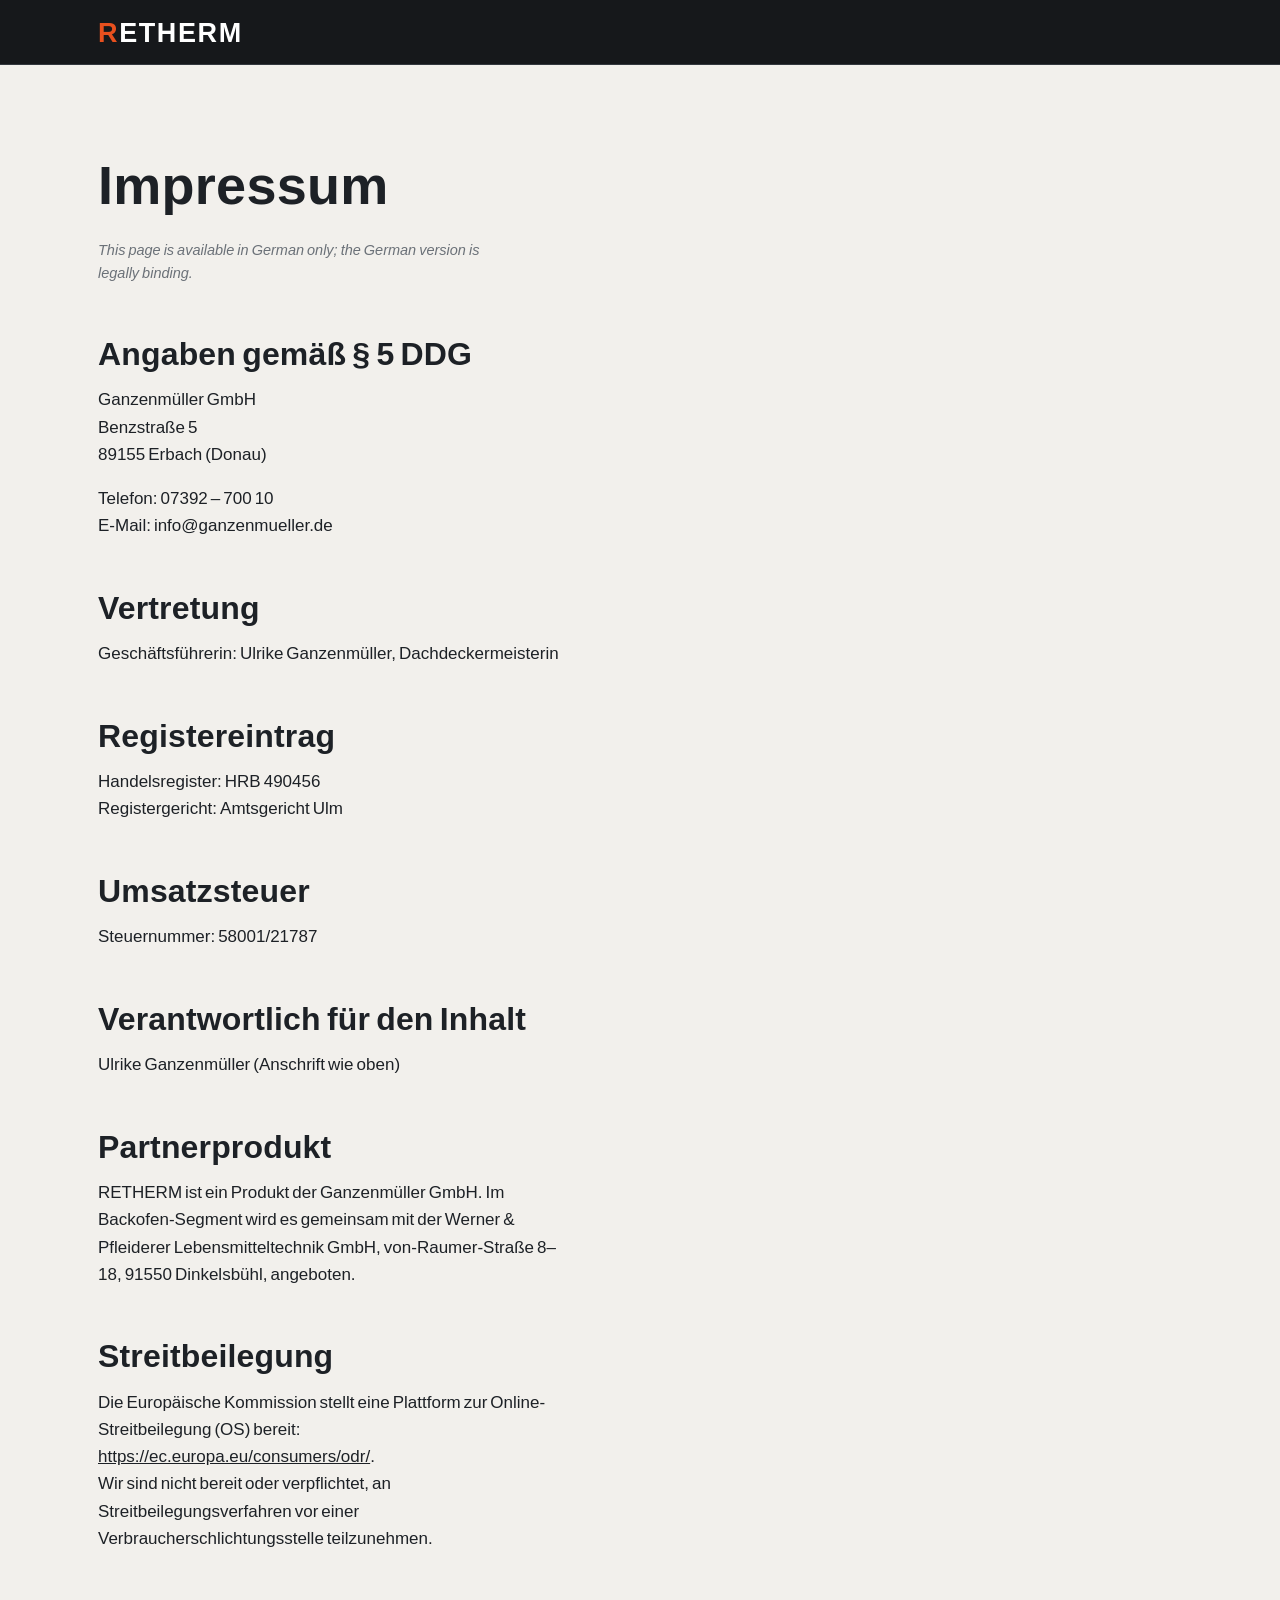
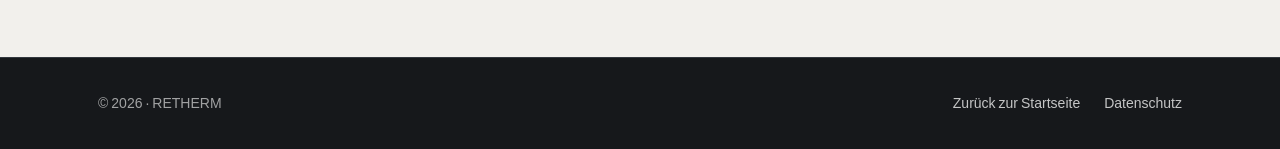
<file: impressum.html>
<!DOCTYPE html>
<html lang="de">
<head>
  <meta charset="UTF-8">
  <meta name="viewport" content="width=device-width, initial-scale=1.0">
  <title>Impressum | RETHERM Wärmerückgewinnung</title>
  <meta name="robots" content="noindex">
  <link rel="icon" type="image/svg+xml" href="assets/img/favicon.svg">
  <link rel="icon" type="image/png" sizes="48x48" href="assets/img/favicon-48.png">
  <link rel="apple-touch-icon" href="assets/img/apple-touch-icon.png">
  <link rel="preload" href="assets/fonts/barlow-condensed-normal-700.woff2" as="font" type="font/woff2" crossorigin>
  <link rel="preload" href="assets/fonts/barlow-normal-400.woff2" as="font" type="font/woff2" crossorigin>
  <link rel="preload" href="assets/fonts/ibm-plex-mono-normal-400.woff2" as="font" type="font/woff2" crossorigin>
  <link rel="stylesheet" href="assets/css/main.css">
</head>
<body>

<header class="site-head">
  <div class="wrap site-head__bar">
    <a class="brand" href="index.html">
      <span class="brand__mark">RETHERM</span>
      <span class="brand__sub">Wärmerückgewinnung aus Abgas · powered by Ganzenmüller</span>
    </a>
  </div>
</header>

<main class="legal">
  <div class="wrap">
    <h1>Impressum</h1>

    <p style="color: var(--muted); font-size: 14.5px" lang="en"><em>This page is
    available in German only; the German version is legally binding.</em></p>

    <h2>Angaben gemäß § 5 DDG</h2>
    <p>
      Ganzenmüller GmbH<br>
      Benzstraße 5<br>
      89155 Erbach (Donau)
    </p>
    <p>
      Telefon: 07392 – 700 10<br>
      E-Mail: info@ganzenmueller.de
    </p>

    <h2>Vertretung</h2>
    <p>Geschäftsführerin: Ulrike Ganzenmüller, Dachdeckermeisterin</p>

    <h2>Registereintrag</h2>
    <p>
      Handelsregister: HRB 490456<br>
      Registergericht: Amtsgericht Ulm
    </p>

    <h2>Umsatzsteuer</h2>
    <p>Steuernummer: 58001/21787</p>

    <h2>Verantwortlich für den Inhalt</h2>
    <p>Ulrike Ganzenmüller (Anschrift wie oben)</p>

    <h2>Partnerprodukt</h2>
    <p>RETHERM ist ein Produkt der Ganzenmüller GmbH. Im Backofen-Segment
    wird es gemeinsam mit der Werner &amp; Pfleiderer Lebensmitteltechnik GmbH,
    von-Raumer-Straße 8–18, 91550 Dinkelsbühl, angeboten.</p>

    <h2>Streitbeilegung</h2>
    <p>Die Europäische Kommission stellt eine Plattform zur
    Online-Streitbeilegung (OS) bereit:
    <a href="https://ec.europa.eu/consumers/odr/" rel="noopener">https://ec.europa.eu/consumers/odr/</a>.<br>
    Wir sind nicht bereit oder verpflichtet, an Streitbeilegungsverfahren vor
    einer Verbraucherschlichtungsstelle teilzunehmen.</p>
  </div>
</main>

<footer class="site-foot">
  <div class="wrap">
    <span>© 2026 · RETHERM</span>
    <nav aria-label="Rechtliches">
      <a href="index.html">Zurück zur Startseite</a>
      <a href="datenschutz.html">Datenschutz</a>
    </nav>
  </div>
</footer>

</body>
</html>
</file>
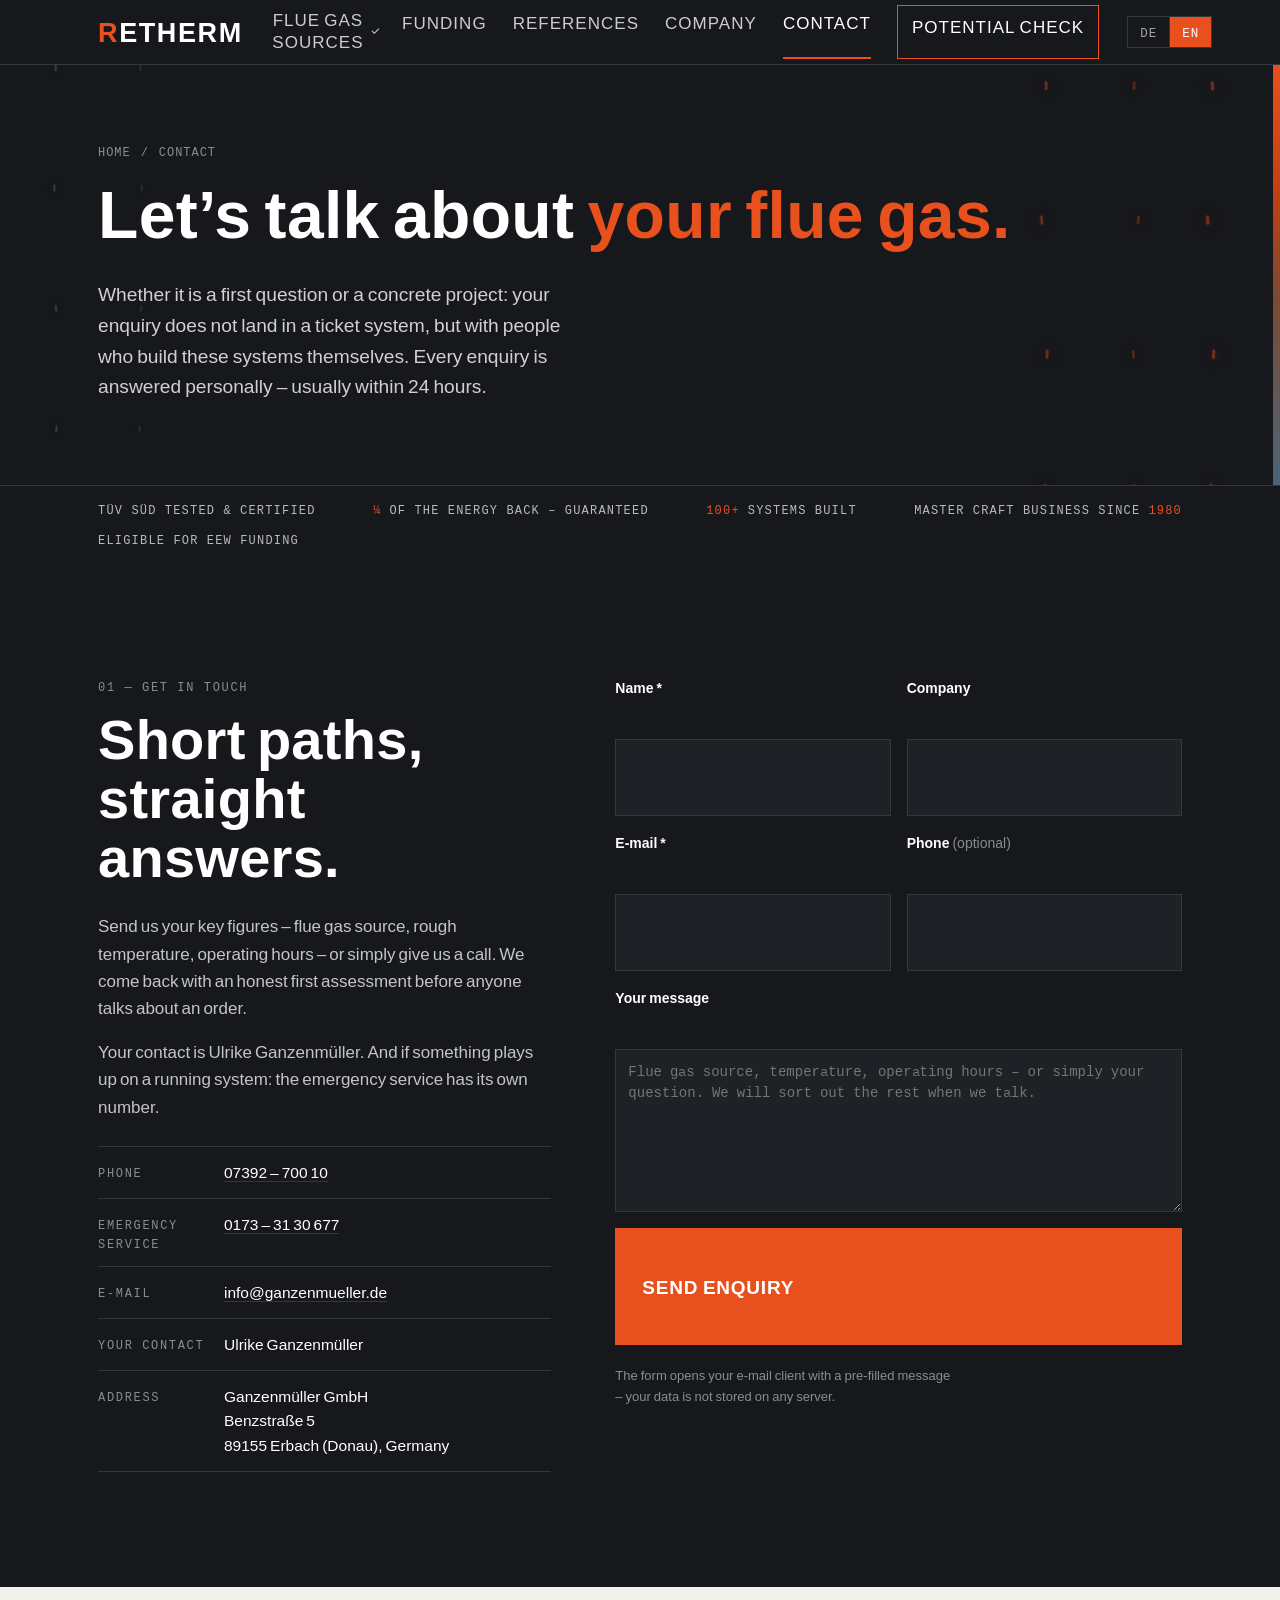
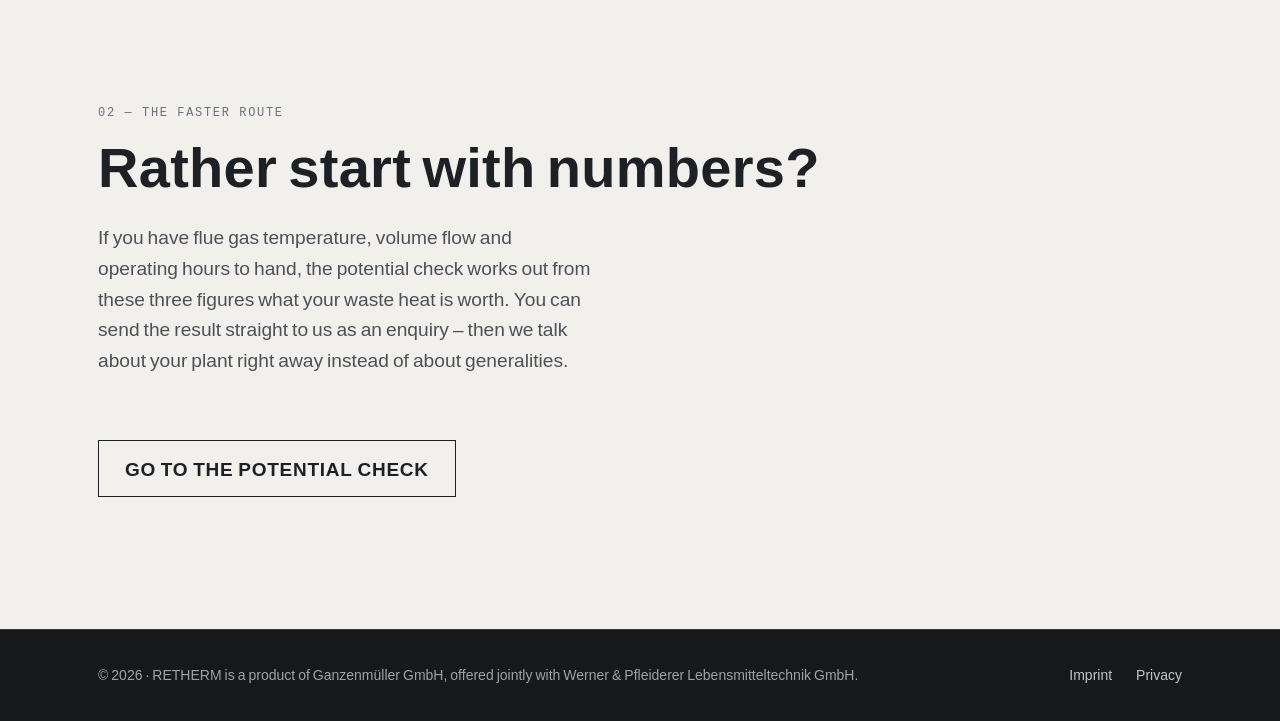
<file: kontakt.html>
<!DOCTYPE html>
<html lang="de">
<head>
  <meta charset="UTF-8">
  <meta name="viewport" content="width=device-width, initial-scale=1.0">
  <title data-i18n="kont.title">Kontakt | RETHERM Wärmerückgewinnung</title>
  <meta name="description" data-i18n-content="kont.desc" content="Kontakt zur Ganzenmüller GmbH in Erbach (Donau): Telefon 07392 – 700 10, E-Mail info@ganzenmueller.de. Jede Anfrage wird persönlich beantwortet – in der Regel innerhalb von 24 Stunden.">
  <link rel="icon" type="image/svg+xml" href="assets/img/favicon.svg">
  <link rel="icon" type="image/png" sizes="48x48" href="assets/img/favicon-48.png">
  <link rel="apple-touch-icon" href="assets/img/apple-touch-icon.png">
  <link rel="preload" href="assets/fonts/barlow-condensed-normal-700.woff2" as="font" type="font/woff2" crossorigin>
  <link rel="preload" href="assets/fonts/barlow-normal-400.woff2" as="font" type="font/woff2" crossorigin>
  <link rel="preload" href="assets/fonts/ibm-plex-mono-normal-400.woff2" as="font" type="font/woff2" crossorigin>
  <link rel="stylesheet" href="assets/css/main.css">
</head>
<body>

<!-- ================= Header ================= -->
<header class="site-head">
  <div class="wrap site-head__bar">
    <a class="brand" href="index.html" aria-label="RETHERM – zur Startseite">
      <span class="brand__mark">RETHERM</span>
      <span class="brand__sub" data-i18n="brand.sub">Wärmerückgewinnung aus Abgas · powered by Ganzenmüller</span>
    </a>
    <nav class="site-nav" id="site-nav" aria-label="Hauptnavigation">
      <div class="nav-item">
        <button type="button" class="nav-sub-toggle" aria-expanded="false" data-i18n="nav.sources">Abgasquellen</button>
        <div class="nav-sub">
          <a href="abgasquellen.html" data-i18n="nav.srcAll">Alle Abgasquellen</a>
          <a href="abgas-industrieofen.html" data-i18n="nav.srcOven">Industrieöfen</a>
          <a href="abgas-dampfkessel.html" data-i18n="nav.srcBoiler">Dampfkessel</a>
          <a href="abgas-bhkw.html" data-i18n="nav.srcChp">Blockheizkraftwerke</a>
          <a href="abgas-trocknung.html" data-i18n="nav.srcDrying">Trocknungsanlagen</a>
          <a href="abgas-backofen.html" data-i18n="nav.srcBakery">Backöfen</a>
        </div>
      </div>
      <a href="foerderung.html" data-i18n="nav.funding">Förderung</a>
      <a href="referenzen.html" data-i18n="nav.refs">Referenzen</a>
      <a href="unternehmen.html" data-i18n="nav.company">Unternehmen</a>
      <a href="kontakt.html" aria-current="page" data-i18n="nav.contact">Kontakt</a>
      <a href="potenzial-check.html" class="nav-cta" data-i18n="nav.check">Potenzial-Check</a>
    </nav>
    <div class="lang-switch" role="group" aria-label="Sprache / Language">
      <button type="button" id="lang-de" aria-pressed="true">DE</button>
      <button type="button" id="lang-en" aria-pressed="false">EN</button>
    </div>
    <button class="nav-toggle" id="nav-toggle" aria-expanded="false" aria-controls="site-nav" aria-label="Menü öffnen">
      <span></span><span></span><span></span>
    </button>
  </div>
</header>

<main>

  <!-- ================= Seitenkopf ================= -->
  <section class="page-head">
    <svg class="page-head__flow" viewBox="0 0 1200 400" preserveAspectRatio="xMidYMid slice" aria-hidden="true"><g class="flow-up"><path d="M980 400 C 974 320, 990 240, 978 160 C 970 100, 986 40, 979 0"/><path d="M1064 400 C 1070 315, 1054 235, 1066 155 C 1074 95, 1058 35, 1065 0"/><path d="M1136 400 C 1130 325, 1146 245, 1134 165 C 1126 105, 1142 45, 1135 0"/></g><g class="flow-down"><path d="M52 0 C 58 80, 42 160, 54 240 C 62 300, 46 360, 53 400"/><path d="M132 0 C 126 85, 142 165, 130 245 C 122 305, 138 365, 131 400"/></g></svg>
    <div class="wrap page-head__inner">
      <nav class="crumbs" aria-label="Pfad">
        <a href="index.html" data-i18n="nav.home">Start</a>
        <span>/</span>
        <span data-i18n="nav.contact">Kontakt</span>
      </nav>
      <h1 data-i18n-html="kont.h1">Sprechen wir über <em>Ihr Abgas.</em></h1>
      <p class="lead" data-i18n="kont.lead">Ob erste Frage oder konkretes Projekt: Ihre Anfrage landet nicht in einem Ticketsystem, sondern bei Menschen, die diese Anlagen selbst bauen. Jede Anfrage wird persönlich beantwortet – in der Regel innerhalb von 24 Stunden.</p>
    </div>
  </section>

  <!-- ================= Trust-Leiste ================= -->
  <div class="trust">
    <div class="wrap">
      <span data-i18n="trust.tuv">Vom TÜV Süd geprüft &amp; zertifiziert</span>
      <span data-i18n-html="trust.quarter"><b>¼</b> der Energie zurück – garantiert</span>
      <span data-i18n-html="trust.plants"><b>100+</b> realisierte Anlagen</span>
      <span data-i18n-html="trust.since">Meisterbetrieb seit <b>1980</b></span>
      <span data-i18n="trust.funding">Förderfähig nach EEW</span>
    </div>
  </div>

  <!-- ================= 01 Kontakt ================= -->
  <section class="section section--dark">
    <div class="wrap">
      <div class="contact-grid">
        <div class="rv">
          <p class="tag" data-i18n="kont.k.tag">01 — Kontakt</p>
          <h2 data-i18n="kont.k.h2">Kurze Wege, klare Antworten.</h2>
          <p style="color: rgba(255,255,255,.75)" data-i18n="kont.k.p1">Schicken Sie uns Ihre Eckdaten – Abgasquelle, ungefähre Temperatur, Betriebsstunden – oder rufen Sie einfach an. Wir melden uns mit einer ehrlichen Ersteinschätzung, bevor irgendjemand über einen Auftrag spricht.</p>
          <p style="color: rgba(255,255,255,.75)" data-i18n="kont.k.p2">Ihre Ansprechpartnerin ist Ulrike Ganzenmüller. Und wenn an einer laufenden Anlage etwas klemmt: Der Notdienst hat seine eigene Nummer.</p>
          <ul class="contact-direct">
            <li>
              <span class="tag" data-i18n="kont.k.dPhone">Telefon</span>
              <span><a href="tel:+49739270010">07392 – 700 10</a></span>
            </li>
            <li>
              <span class="tag" data-i18n="kont.k.dEmergency">Notdienst</span>
              <span><a href="tel:+491733130677">0173 – 31 30 677</a></span>
            </li>
            <li>
              <span class="tag" data-i18n="kont.k.dMail">E-Mail</span>
              <span><a href="mailto:info@ganzenmueller.de">info@ganzenmueller.de</a></span>
            </li>
            <li>
              <span class="tag" data-i18n="kont.k.dContact">Ansprechpartnerin</span>
              <span>Ulrike Ganzenmüller</span>
            </li>
            <li>
              <span class="tag" data-i18n="kont.k.dAddr">Adresse</span>
              <span data-i18n-html="kont.k.dAddrVal">Ganzenmüller GmbH<br>Benzstraße 5<br>89155 Erbach (Donau)</span>
            </li>
          </ul>
        </div>
        <form class="contact-form rv" id="contact-form" novalidate>
          <div class="row2">
            <label>
              <span data-i18n="form.name">Name *</span>
              <input class="in-text" type="text" id="cf-name" required autocomplete="name">
            </label>
            <label>
              <span data-i18n="form.company">Firma</span>
              <input class="in-text" type="text" id="cf-company" autocomplete="organization">
            </label>
          </div>
          <div class="row2">
            <label>
              <span data-i18n="form.mail">E-Mail *</span>
              <input class="in-text" type="email" id="cf-email" required autocomplete="email">
            </label>
            <label>
              <span data-i18n-html="form.phone">Telefon <span class="opt" data-i18n="form.opt">(optional)</span></span>
              <input class="in-text" type="tel" id="cf-phone" autocomplete="tel">
            </label>
          </div>
          <label>
            <span data-i18n="form.msg">Ihre Nachricht</span>
            <textarea class="in-area" id="cf-msg" data-i18n-placeholder="kont.f.msgPh" placeholder="Abgasquelle, Temperatur, Betriebsstunden – oder einfach Ihre Frage. Alles Weitere klären wir im Gespräch."></textarea>
          </label>
          <button class="btn btn--heat" type="submit" data-i18n="form.submit">Anfrage senden</button>
          <p class="form-note" data-i18n="form.note">Das Formular öffnet Ihr E-Mail-Programm mit fertig ausgefüllter Nachricht – Ihre Daten werden nicht auf einem Server gespeichert.</p>
        </form>
      </div>
    </div>
  </section>

  <!-- ================= 02 Potenzial-Check ================= -->
  <section class="section">
    <div class="wrap">
      <div class="section__head rv">
        <p class="tag" data-i18n="kont.z.tag">02 — Der schnellere Weg</p>
        <h2 data-i18n="kont.z.h2">Lieber gleich mit Zahlen?</h2>
        <p class="lead" data-i18n="kont.z.lead">Wenn Sie Abgastemperatur, Volumenstrom und Betriebsstunden zur Hand haben, rechnet der Potenzial-Check aus diesen drei Eckwerten aus, was Ihre Abwärme wert ist. Das Ergebnis können Sie direkt als Anfrage an uns senden – dann sprechen wir gleich über Ihre Anlage statt über Grundsätzliches.</p>
      </div>
      <div class="rv">
        <p style="margin-top: 20px">
          <a class="btn" href="potenzial-check.html" data-i18n="kont.z.cta">Zum Potenzial-Check</a>
        </p>
      </div>
    </div>
  </section>

</main>

<!-- ================= Footer ================= -->
<footer class="site-foot">
  <div class="wrap">
    <span data-i18n="foot.legal">© 2026 · RETHERM ist ein Produkt der Ganzenmüller GmbH – für Backöfen gemeinsam angeboten mit der Werner &amp; Pfleiderer Lebensmitteltechnik GmbH.</span>
    <nav aria-label="Rechtliches">
      <a href="impressum.html" data-i18n="foot.imprint">Impressum</a>
      <a href="datenschutz.html" data-i18n="foot.privacy">Datenschutz</a>
    </nav>
  </div>
</footer>

<script type="application/ld+json">
{
  "@context": "https://schema.org",
  "@type": "LocalBusiness",
  "name": "Ganzenmüller GmbH",
  "brand": { "@type": "Brand", "name": "RETHERM" },
  "description": "Wärmerückgewinnung aus Abgas als schlüsselfertige Komplettanlage – Beratung, Planung, Anlagenbau, Kaminanbindung und Wartung aus einer Hand.",
  "foundingDate": "1980",
  "telephone": "+49-7392-70010",
  "email": "info@ganzenmueller.de",
  "address": {
    "@type": "PostalAddress",
    "streetAddress": "Benzstraße 5",
    "postalCode": "89155",
    "addressLocality": "Erbach (Donau)",
    "addressCountry": "DE"
  },
  "areaServed": "DE"
}
</script>
<script src="assets/js/i18n.js"></script>
<script src="assets/js/i18n/kont.js"></script>
<script src="assets/js/app.js"></script>
</body>
</html>
</file>
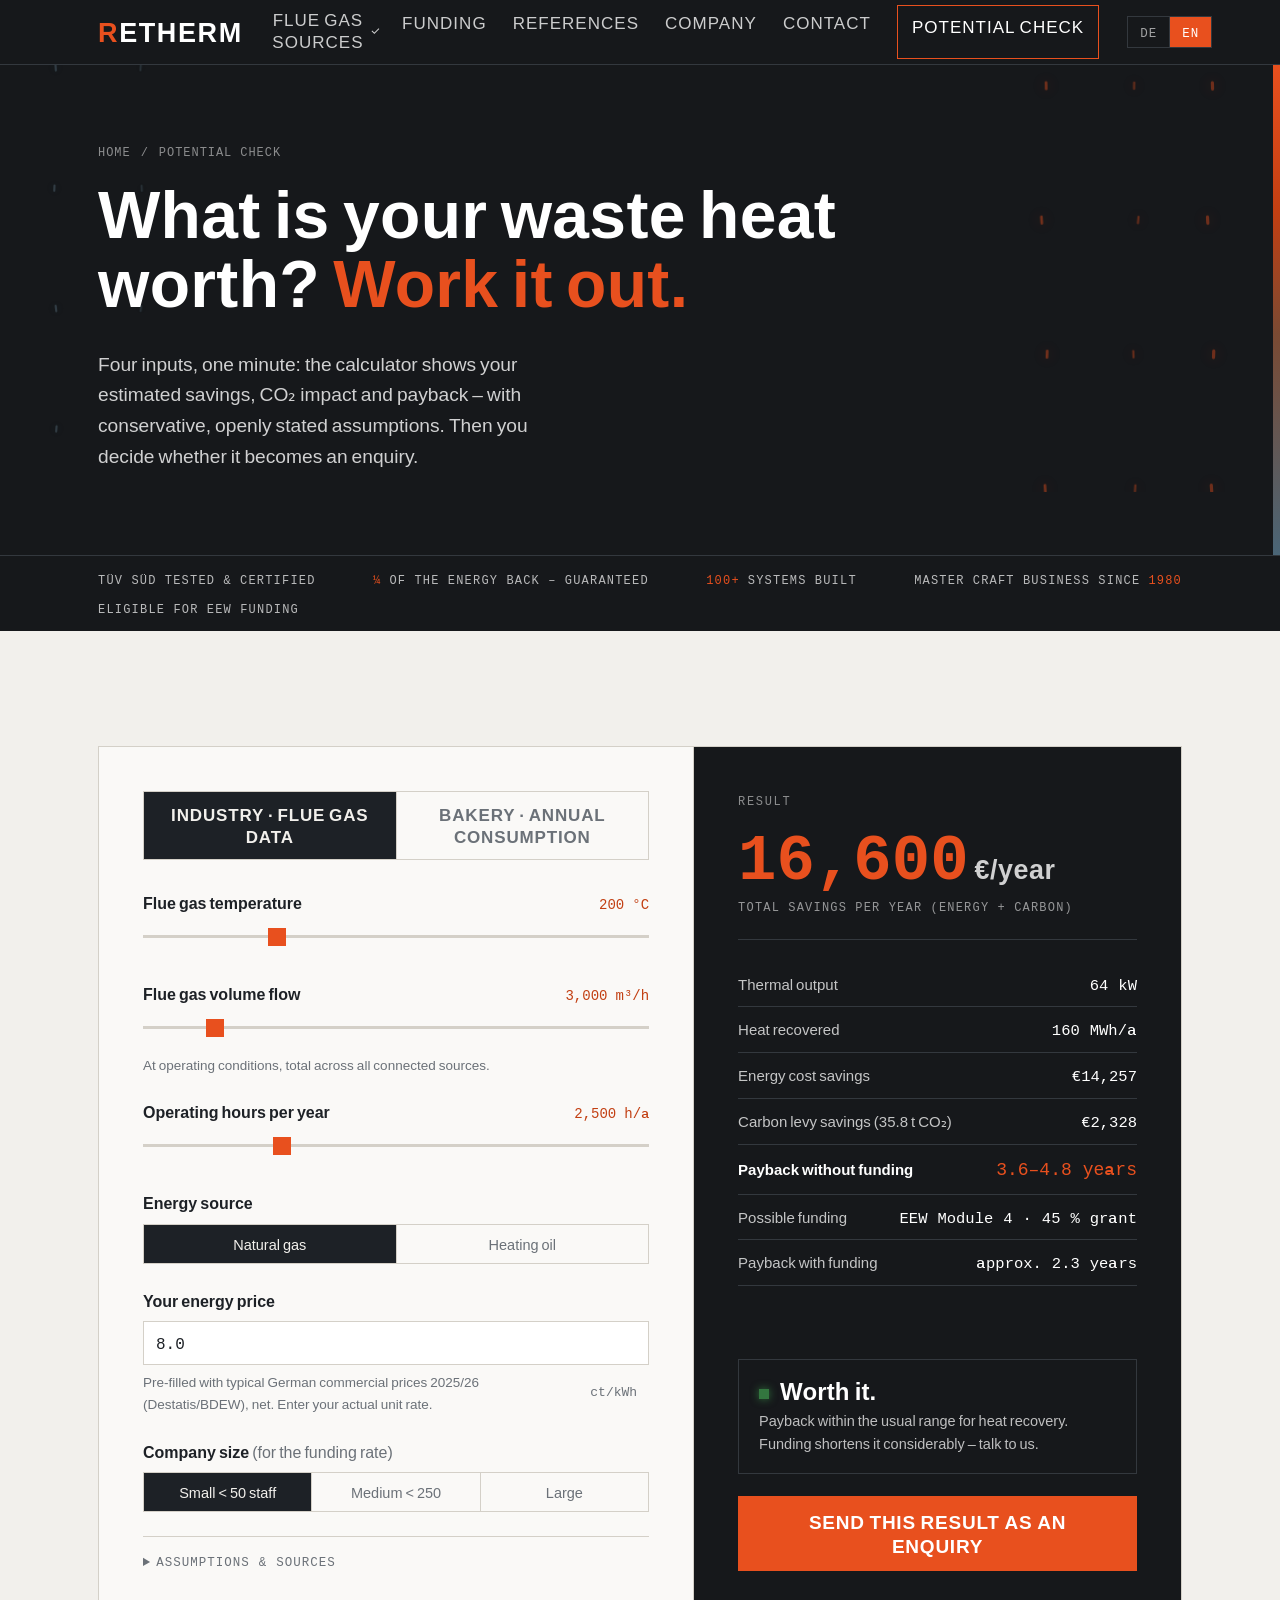
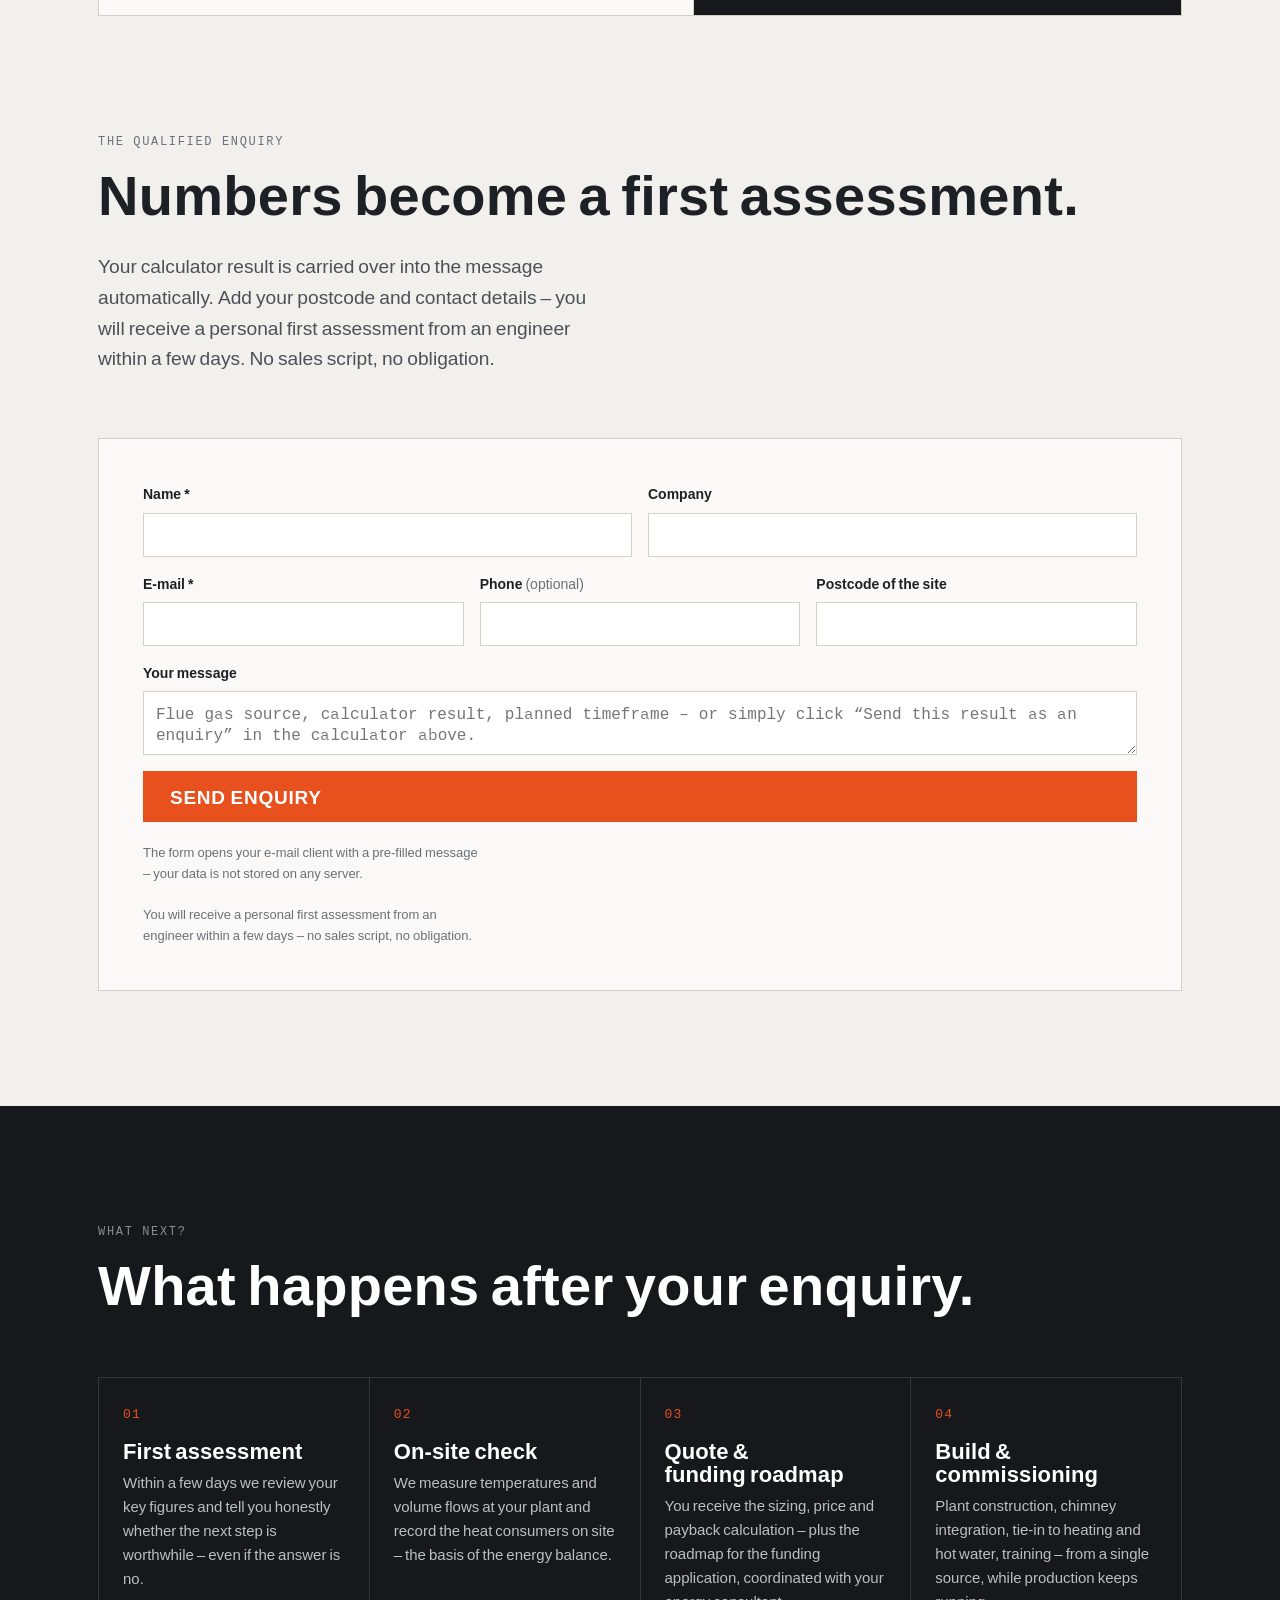
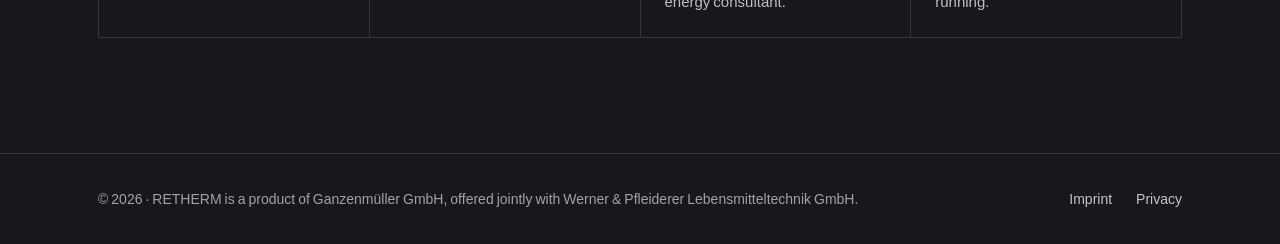
<file: potenzial-check.html>
<!DOCTYPE html>
<html lang="de">
<head>
  <meta charset="UTF-8">
  <meta name="viewport" content="width=device-width, initial-scale=1.0">
  <title data-i18n="pc.title">Abwärme-Potenzial-Check | RETHERM Wärmerückgewinnung</title>
  <meta name="description" data-i18n-content="pc.desc" content="Rechnen Sie in einer Minute aus, was Ihre Abwärme wert ist: Abgastemperatur, Brennstoff, Volumenstrom, Betriebsstunden – der RETHERM-Rechner zeigt Einsparung, CO₂ und Amortisation. Persönliche Ersteinschätzung binnen weniger Tage.">
  <link rel="icon" type="image/svg+xml" href="assets/img/favicon.svg">
  <link rel="icon" type="image/png" sizes="48x48" href="assets/img/favicon-48.png">
  <link rel="apple-touch-icon" href="assets/img/apple-touch-icon.png">
  <link rel="preload" href="assets/fonts/barlow-condensed-normal-700.woff2" as="font" type="font/woff2" crossorigin>
  <link rel="preload" href="assets/fonts/barlow-normal-400.woff2" as="font" type="font/woff2" crossorigin>
  <link rel="preload" href="assets/fonts/ibm-plex-mono-normal-400.woff2" as="font" type="font/woff2" crossorigin>
  <link rel="stylesheet" href="assets/css/main.css">
</head>
<body>

<!-- ================= Header ================= -->
<header class="site-head">
  <div class="wrap site-head__bar">
    <a class="brand" href="index.html" aria-label="RETHERM – zur Startseite">
      <span class="brand__mark">RETHERM</span>
      <span class="brand__sub" data-i18n="brand.sub">Wärmerückgewinnung aus Abgas · powered by Ganzenmüller</span>
    </a>
    <nav class="site-nav" id="site-nav" aria-label="Hauptnavigation">
      <div class="nav-item">
        <button type="button" class="nav-sub-toggle" aria-expanded="false" data-i18n="nav.sources">Abgasquellen</button>
        <div class="nav-sub">
          <a href="abgasquellen.html" data-i18n="nav.srcAll">Alle Abgasquellen</a>
          <a href="abgas-industrieofen.html" data-i18n="nav.srcOven">Industrieöfen</a>
          <a href="abgas-dampfkessel.html" data-i18n="nav.srcBoiler">Dampfkessel</a>
          <a href="abgas-bhkw.html" data-i18n="nav.srcChp">Blockheizkraftwerke</a>
          <a href="abgas-trocknung.html" data-i18n="nav.srcDrying">Trocknungsanlagen</a>
          <a href="abgas-backofen.html" data-i18n="nav.srcBakery">Backöfen</a>
        </div>
      </div>
      <a href="foerderung.html" data-i18n="nav.funding">Förderung</a>
      <a href="referenzen.html" data-i18n="nav.refs">Referenzen</a>
      <a href="unternehmen.html" data-i18n="nav.company">Unternehmen</a>
      <a href="kontakt.html" data-i18n="nav.contact">Kontakt</a>
      <a href="potenzial-check.html" class="nav-cta" aria-current="page" data-i18n="nav.check">Potenzial-Check</a>
    </nav>
    <div class="lang-switch" role="group" aria-label="Sprache / Language">
      <button type="button" id="lang-de" aria-pressed="true">DE</button>
      <button type="button" id="lang-en" aria-pressed="false">EN</button>
    </div>
    <button class="nav-toggle" id="nav-toggle" aria-expanded="false" aria-controls="site-nav" aria-label="Menü öffnen">
      <span></span><span></span><span></span>
    </button>
  </div>
</header>

<main>

  <!-- ================= Seitenkopf ================= -->
  <section class="page-head">
    <svg class="page-head__flow" viewBox="0 0 1200 400" preserveAspectRatio="xMidYMid slice" aria-hidden="true"><g class="flow-up"><path d="M980 400 C 974 320, 990 240, 978 160 C 970 100, 986 40, 979 0"/><path d="M1064 400 C 1070 315, 1054 235, 1066 155 C 1074 95, 1058 35, 1065 0"/><path d="M1136 400 C 1130 325, 1146 245, 1134 165 C 1126 105, 1142 45, 1135 0"/></g><g class="flow-down"><path d="M52 0 C 58 80, 42 160, 54 240 C 62 300, 46 360, 53 400"/><path d="M132 0 C 126 85, 142 165, 130 245 C 122 305, 138 365, 131 400"/></g></svg>
    <div class="wrap page-head__inner">
      <nav class="crumbs" aria-label="Pfad">
        <a href="index.html" data-i18n="nav.home">Start</a>
        <span>/</span>
        <span data-i18n="nav.check">Potenzial-Check</span>
      </nav>
      <h1 data-i18n-html="pc.h1">Was ist Ihre Abwärme wert? <em>Rechnen Sie es aus.</em></h1>
      <p class="lead" data-i18n="pc.lead">Vier Angaben, eine Minute: Der Rechner zeigt Ihnen geschätzte Einsparung, CO₂-Wirkung und Amortisation – mit konservativen, offen ausgewiesenen Annahmen. Danach entscheiden Sie, ob daraus eine Anfrage wird.</p>
    </div>
  </section>

  <!-- ================= Trust-Leiste ================= -->
  <div class="trust">
    <div class="wrap">
      <span data-i18n="trust.tuv">Vom TÜV Süd geprüft &amp; zertifiziert</span>
      <span data-i18n-html="trust.quarter"><b>¼</b> der Energie zurück – garantiert</span>
      <span data-i18n-html="trust.plants"><b>100+</b> realisierte Anlagen</span>
      <span data-i18n-html="trust.since">Meisterbetrieb seit <b>1980</b></span>
      <span data-i18n="trust.funding">Förderfähig nach EEW</span>
    </div>
  </div>

  <!-- ================= Rechner ================= -->
  <section class="section" id="rechner">
    <div class="wrap">
      <div class="calc" id="calc">
        <div class="calc__in">
          <div class="calc-tabs" role="tablist" aria-label="Berechnungsmodus">
            <button type="button" role="tab" id="tab-industry" aria-selected="true" aria-controls="calc-industry" data-mode="industry" data-i18n="calc.tabIndustry">Industrie · Abgasdaten</button>
            <button type="button" role="tab" id="tab-bakery" aria-selected="false" aria-controls="calc-bakery" data-mode="bakery" data-i18n="calc.tabBakery">Bäckerei · Jahresverbrauch</button>
          </div>

          <!-- Industrie-Modus -->
          <div id="calc-industry" role="tabpanel" aria-labelledby="tab-industry">
            <div class="field">
              <label for="in-temp">
                <span class="field__name" data-i18n="calc.fTemp">Abgastemperatur</span>
                <span class="field__val"><span id="val-temp" class="val">200</span> °C</span>
              </label>
              <input type="range" id="in-temp" min="80" max="550" step="5" value="200">
            </div>
            <div class="field">
              <label for="in-flow">
                <span class="field__name" data-i18n="calc.fFlow">Abgas-Volumenstrom</span>
                <span class="field__val"><span id="val-flow" class="val">3.000</span> m³/h</span>
              </label>
              <input type="range" id="in-flow" min="500" max="20000" step="250" value="3000">
              <p class="field__hint" data-i18n="calc.fFlowHint">Im Betriebszustand, Summe aller angeschlossenen Quellen.</p>
            </div>
            <div class="field">
              <label for="in-hours">
                <span class="field__name" data-i18n="calc.fHours">Betriebsstunden pro Jahr</span>
                <span class="field__val"><span id="val-hours" class="val">2.500</span> h/a</span>
              </label>
              <input type="range" id="in-hours" min="500" max="8000" step="100" value="2500">
            </div>
          </div>

          <!-- Bäckerei-Modus -->
          <div id="calc-bakery" role="tabpanel" aria-labelledby="tab-bakery" hidden>
            <div class="field">
              <label for="in-consumption">
                <span class="field__name" data-i18n="calc.fConsumption">Jahresverbrauch der Ofenanlage</span>
                <span class="field__val"><span id="val-consumption" class="val">600.000</span> kWh/a</span>
              </label>
              <input type="range" id="in-consumption" min="100000" max="2000000" step="25000" value="600000">
              <p class="field__hint" data-i18n="calc.fConsumptionHint">Steht auf Ihrer Gas- oder Öl-Jahresabrechnung. Faustregel: In einer Backstube entfallen meist 60–80 % des Brennstoffverbrauchs auf die Öfen.</p>
            </div>
          </div>

          <!-- Gemeinsame Felder -->
          <div class="field">
            <span class="field__name" style="display:block; margin-bottom:8px" data-i18n="calc.fCarrier">Energieträger</span>
            <div class="seg" id="seg-carrier" role="group" aria-label="Energieträger">
              <button type="button" data-carrier="gas" aria-pressed="true" data-i18n="calc.carrierGas">Erdgas</button>
              <button type="button" data-carrier="oil" aria-pressed="false" data-i18n="calc.carrierOil">Heizöl</button>
            </div>
          </div>

          <div class="field field--num">
            <label for="in-price">
              <span class="field__name" data-i18n="calc.fPrice">Ihr Energiepreis</span>
            </label>
            <input type="number" id="in-price" min="3" max="30" step="0.1" value="8.0" inputmode="decimal">
            <span class="unit">ct/kWh</span>
            <p class="field__hint" data-i18n="calc.fPriceHint">Vorbelegt mit typischen Gewerbepreisen 2025/26 (Destatis/BDEW), netto. Tragen Sie Ihren tatsächlichen Arbeitspreis ein.</p>
          </div>

          <div class="field">
            <span class="field__name" style="display:block; margin-bottom:8px" data-i18n="calc.fCompany">Unternehmensgröße <span style="font-weight:400; color:var(--muted)">(für die Förderquote)</span></span>
            <div class="seg" id="seg-company" role="group" aria-label="Unternehmensgröße">
              <button type="button" data-company="small" aria-pressed="true" data-i18n="calc.compSmall">Klein &lt; 50 Besch.</button>
              <button type="button" data-company="medium" aria-pressed="false" data-i18n="calc.compMedium">Mittel &lt; 250</button>
              <button type="button" data-company="large" aria-pressed="false" data-i18n="calc.compLarge">Groß</button>
            </div>
          </div>

          <details class="calc-notes">
            <summary data-i18n="calc.notesSummary">Annahmen &amp; Grundlagen</summary>
            <ul>
              <li data-i18n="calc.note2">Industrie-Modus: Q̇ = V̇ · ρ(T) · cp · ΔT · η, Abkühlung auf 60 °C, Übertrager-Wirkungsgrad 70 %, cp 1,08 kJ/(kg·K). Kondensationsgewinne sind nicht eingerechnet – das Ergebnis ist bewusst konservativ.</li>
              <li data-i18n="calc.note1">Bäckerei-Modus: Rückgewinnung = 25 % des Ofen-Energieeinsatzes (Herstellergarantie „ein Viertel“).</li>
              <li data-i18n="calc.note3">Ersetzte Endenergie berücksichtigt 90 % Kesselwirkungsgrad des verdrängten Wärmeerzeugers.</li>
              <li data-i18n="calc.note4">CO₂-Preis 65 €/t (nationaler Emissionshandel, Korridor 2026: 55–65 €/t). CO₂-Faktoren nach BAFA: Erdgas 0,201, Heizöl 0,266 kg/kWh.</li>
              <li data-i18n="calc.note5">Investition: 60.000–80.000 € Richtwert für ein Komplettsystem im unteren Leistungsbereich; größere Anlagen werden individuell kalkuliert.</li>
              <li data-i18n="calc.note6">Voraussetzung ist eine ausreichende Wärmeabnahme im Betrieb (Warmwasser, Heizung, Prozesswärme). Das prüfen wir im Potenzial-Check.</li>
              <li data-i18n="calc.note7">Förderquoten Stand 2026 (EEW Modul 4: 45/35/25 % nach Unternehmensgröße; Modul 1: 25/20 %, max. 200.000 €). Ohne Gewähr – maßgeblich ist der Bescheid der Bewilligungsstelle. Goldene Regel: Antrag vor Auftrag.</li>
            </ul>
          </details>
        </div>

        <div class="calc__out" aria-live="polite">
          <p class="tag" data-i18n="calc.outTag">Ergebnis</p>
          <div class="res-power">
            <div class="res-num"><span id="out-saving" class="val">–</span><small>€/<span data-i18n="calc.perYear">Jahr</span></small></div>
            <div class="stat__label" data-i18n="calc.outSavingLabel">Gesamtersparnis pro Jahr (Energie + CO₂)</div>
          </div>
          <div class="res-rows">
            <div class="res-row" id="row-power" hidden>
              <span data-i18n="calc.rPower">Thermische Leistung</span>
              <span class="val" id="out-power">–</span>
            </div>
            <div class="res-row">
              <span data-i18n="calc.rHeat">Zurückgewonnene Wärme</span>
              <span class="val" id="out-heat">–</span>
            </div>
            <div class="res-row">
              <span data-i18n="calc.rEnergy">Ersparnis Energiekosten</span>
              <span class="val" id="out-energy">–</span>
            </div>
            <div class="res-row">
              <span data-i18n="calc.rCo2">Ersparnis CO₂-Abgabe (<span id="out-co2t">–</span> t CO₂)</span>
              <span class="val" id="out-co2">–</span>
            </div>
            <div class="res-row res-row--sum">
              <span data-i18n="calc.rPayback">Amortisation ohne Förderung</span>
              <span class="val" id="out-payback">–</span>
            </div>
            <div class="res-row">
              <span data-i18n="calc.rFunding">Mögliche Förderung</span>
              <span class="val" id="out-funding">–</span>
            </div>
            <div class="res-row">
              <span data-i18n="calc.rPaybackFunded">Amortisation mit Förderung</span>
              <span class="val" id="out-payback-funded">–</span>
            </div>
          </div>
          <div class="verdict" id="verdict" data-v="good">
            <h4 id="verdict-title">–</h4>
            <p id="verdict-text">–</p>
          </div>
          <div class="calc__cta">
            <button type="button" class="btn btn--heat" id="calc-cta" data-i18n="calc.cta">Ergebnis als Anfrage absenden</button>
          </div>
        </div>
      </div>
    </div>
  </section>

  <!-- ================= Anfrage ================= -->
  <section class="section" id="anfrage" style="padding-top: 0">
    <div class="wrap">
      <div class="section__head">
        <p class="tag" data-i18n="pc.f.tag">Die qualifizierte Anfrage</p>
        <h2 data-i18n="pc.f.h2">Aus Zahlen wird eine Ersteinschätzung.</h2>
        <p class="lead" data-i18n="pc.f.lead">Ihr Rechnerergebnis wird automatisch in die Nachricht übernommen. Ergänzen Sie PLZ und Kontakt – Sie erhalten binnen weniger Tage eine persönliche Ersteinschätzung vom Ingenieur. Keine Verkaufsmasche, keine Verpflichtung.</p>
      </div>
      <form class="check-form" id="check-form" novalidate>
        <div class="row2">
          <label>
            <span data-i18n="form.name">Name *</span>
            <input class="in-text" type="text" id="ck-name" required autocomplete="name">
          </label>
          <label>
            <span data-i18n="form.company">Firma</span>
            <input class="in-text" type="text" id="ck-company" autocomplete="organization">
          </label>
        </div>
        <div class="row3">
          <label>
            <span data-i18n="form.mail">E-Mail *</span>
            <input class="in-text" type="email" id="ck-email" required autocomplete="email">
          </label>
          <label>
            <span data-i18n-html="form.phone">Telefon <span class="opt" data-i18n="form.opt">(optional)</span></span>
            <input class="in-text" type="tel" id="ck-phone" autocomplete="tel">
          </label>
          <label>
            <span data-i18n="form.zip">PLZ des Standorts</span>
            <input class="in-text" type="text" id="ck-zip" inputmode="numeric" autocomplete="postal-code">
          </label>
        </div>
        <label>
          <span data-i18n="form.msg">Ihre Nachricht</span>
          <textarea class="in-area" id="ck-msg" data-i18n-placeholder="pc.f.msgPh" placeholder="Abgasquelle, Rechnerergebnis, geplanter Zeitraum – oder einfach oben im Rechner auf „Ergebnis als Anfrage absenden“ klicken."></textarea>
        </label>
        <button class="btn btn--heat" type="submit" data-i18n="form.submit">Anfrage senden</button>
        <p class="form-note" data-i18n="form.note">Das Formular öffnet Ihr E-Mail-Programm mit fertig ausgefüllter Nachricht – Ihre Daten werden nicht auf einem Server gespeichert.</p>
        <p class="form-note" data-i18n="form.promise">Sie erhalten binnen weniger Tage eine persönliche Ersteinschätzung vom Ingenieur – keine Verkaufsmasche, keine Verpflichtung.</p>
      </form>
    </div>
  </section>

  <!-- ================= Ablauf danach ================= -->
  <section class="section section--dark" id="danach">
    <div class="wrap">
      <div class="section__head">
        <p class="tag" data-i18n="pc.n.tag">Und dann?</p>
        <h2 data-i18n="pc.n.h2">So geht es nach Ihrer Anfrage weiter.</h2>
      </div>
      <div class="steps" style="background: var(--line-dark); border-color: var(--line-dark)">
        <div class="step" style="background: var(--coal)">
          <h3 style="color: #fff" data-i18n="pc.n.s1h">Ersteinschätzung</h3>
          <p style="color: rgba(255,255,255,.72)" data-i18n="pc.n.s1p">Binnen weniger Tage prüfen wir Ihre Eckdaten und sagen Ihnen ehrlich, ob sich der nächste Schritt lohnt – auch, wenn die Antwort Nein ist.</p>
        </div>
        <div class="step" style="background: var(--coal)">
          <h3 style="color: #fff" data-i18n="pc.n.s2h">Check vor Ort</h3>
          <p style="color: rgba(255,255,255,.72)" data-i18n="pc.n.s2p">Wir messen Temperaturen und Volumenströme an Ihrer Anlage und erfassen die Wärmeabnehmer im Betrieb – die Basis der Energiebilanz.</p>
        </div>
        <div class="step" style="background: var(--coal)">
          <h3 style="color: #fff" data-i18n="pc.n.s3h">Angebot &amp; Förderfahrplan</h3>
          <p style="color: rgba(255,255,255,.72)" data-i18n="pc.n.s3p">Sie erhalten Auslegung, Preis und Amortisationsrechnung – plus den Fahrplan für den Förderantrag, abgestimmt mit Ihrem Energieberater.</p>
        </div>
        <div class="step" style="background: var(--coal)">
          <h3 style="color: #fff" data-i18n="pc.n.s4h">Bau &amp; Inbetriebnahme</h3>
          <p style="color: rgba(255,255,255,.72)" data-i18n="pc.n.s4p">Anlagenbau, Kaminanbindung, Einbindung in Heizung und Warmwasser, Einweisung – aus einer Hand, bei laufendem Betrieb.</p>
        </div>
      </div>
    </div>
  </section>

</main>

<!-- ================= Footer ================= -->
<footer class="site-foot">
  <div class="wrap">
    <span data-i18n="foot.legal">© 2026 · RETHERM ist ein Produkt der Ganzenmüller GmbH – für Backöfen gemeinsam angeboten mit der Werner &amp; Pfleiderer Lebensmitteltechnik GmbH.</span>
    <nav aria-label="Rechtliches">
      <a href="impressum.html" data-i18n="foot.imprint">Impressum</a>
      <a href="datenschutz.html" data-i18n="foot.privacy">Datenschutz</a>
    </nav>
  </div>
</footer>

<script src="assets/js/calc-core.js"></script>
<script src="assets/js/i18n.js"></script>
<script src="assets/js/i18n/check.js"></script>
<script src="assets/js/app.js"></script>
</body>
</html>
</file>
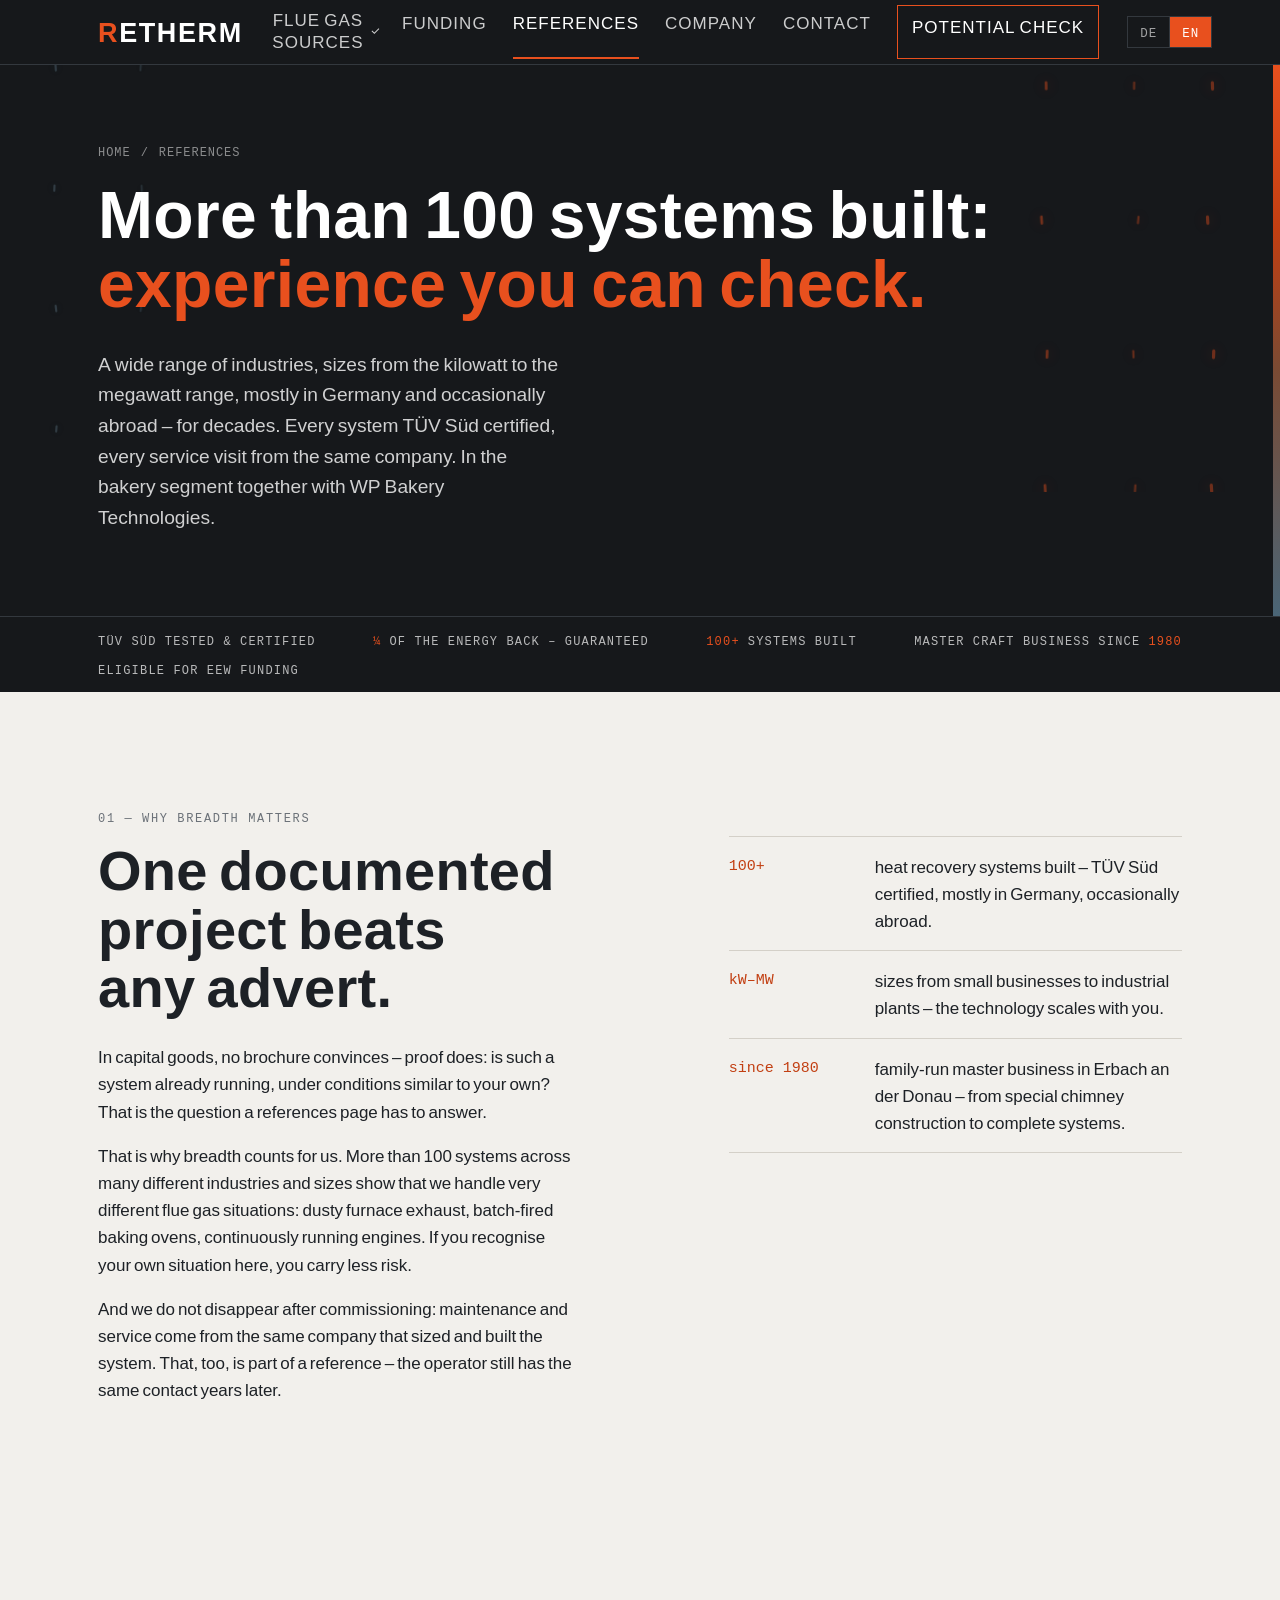
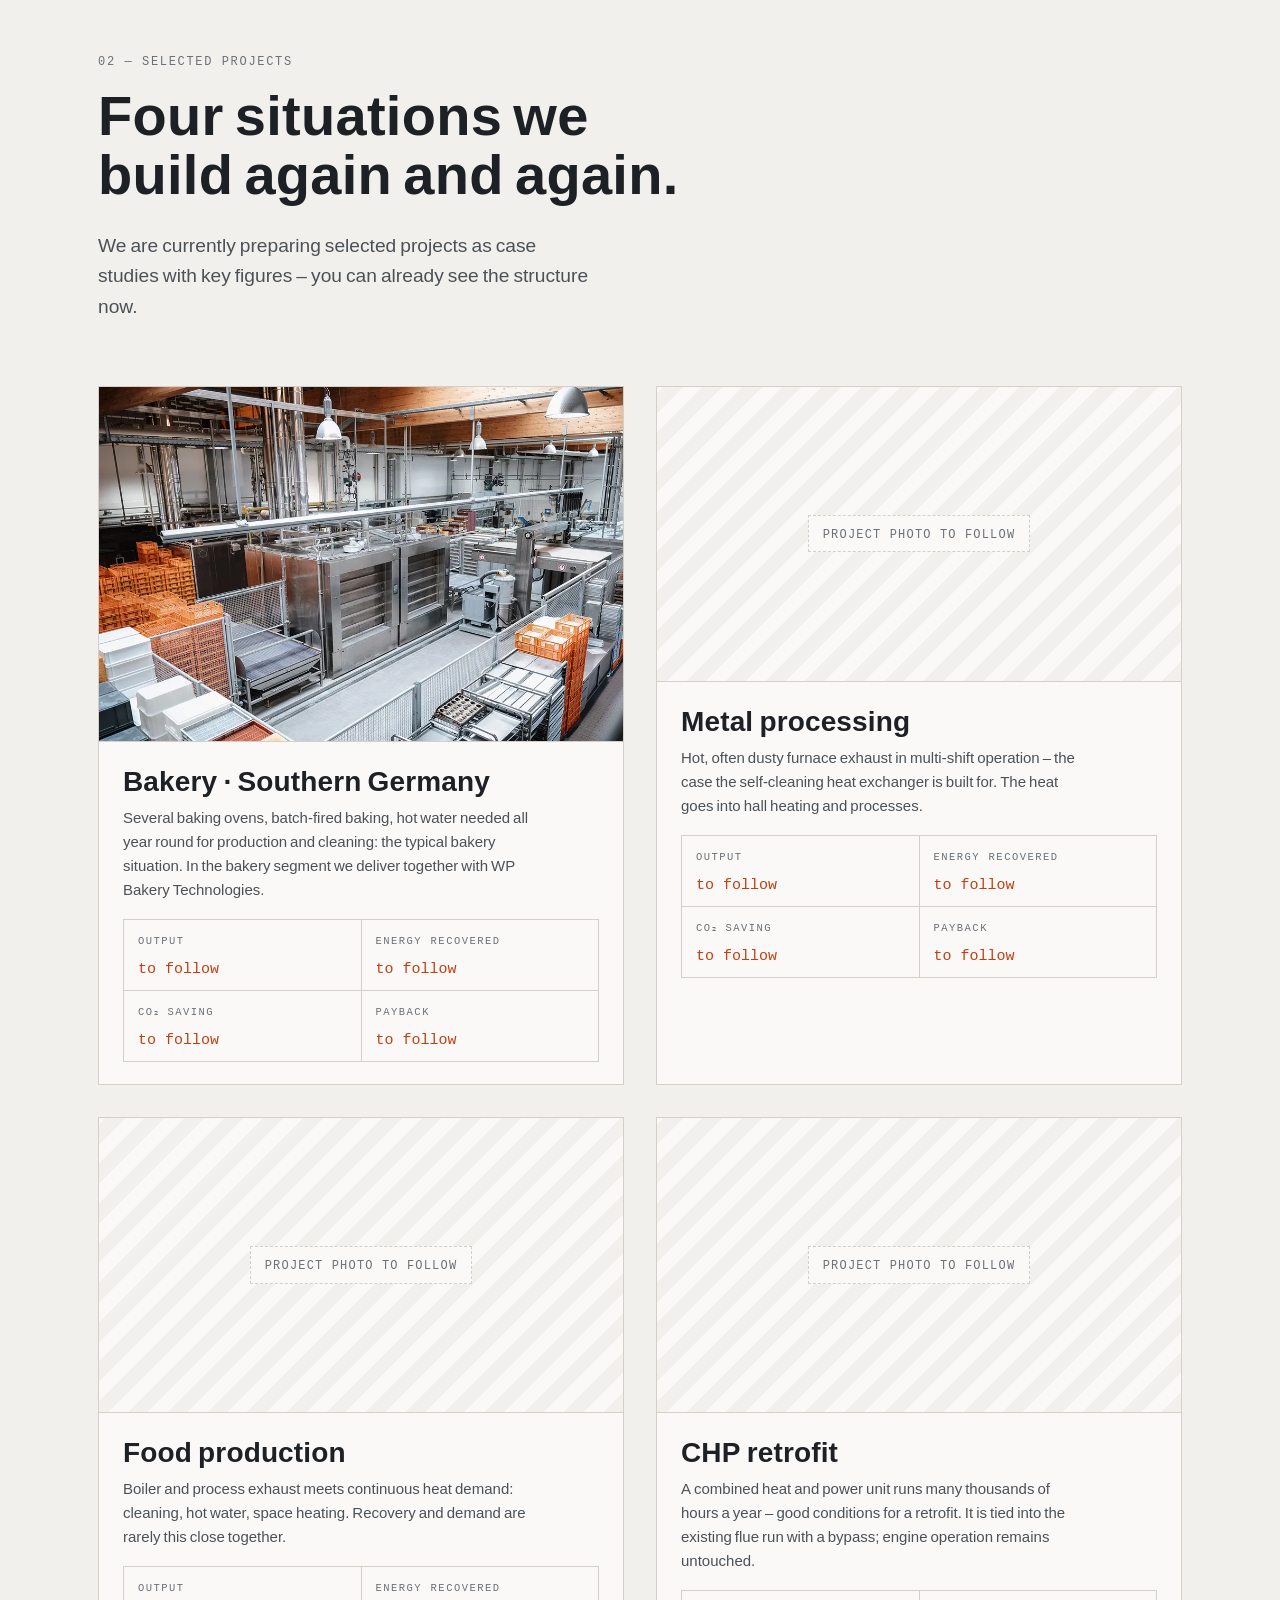
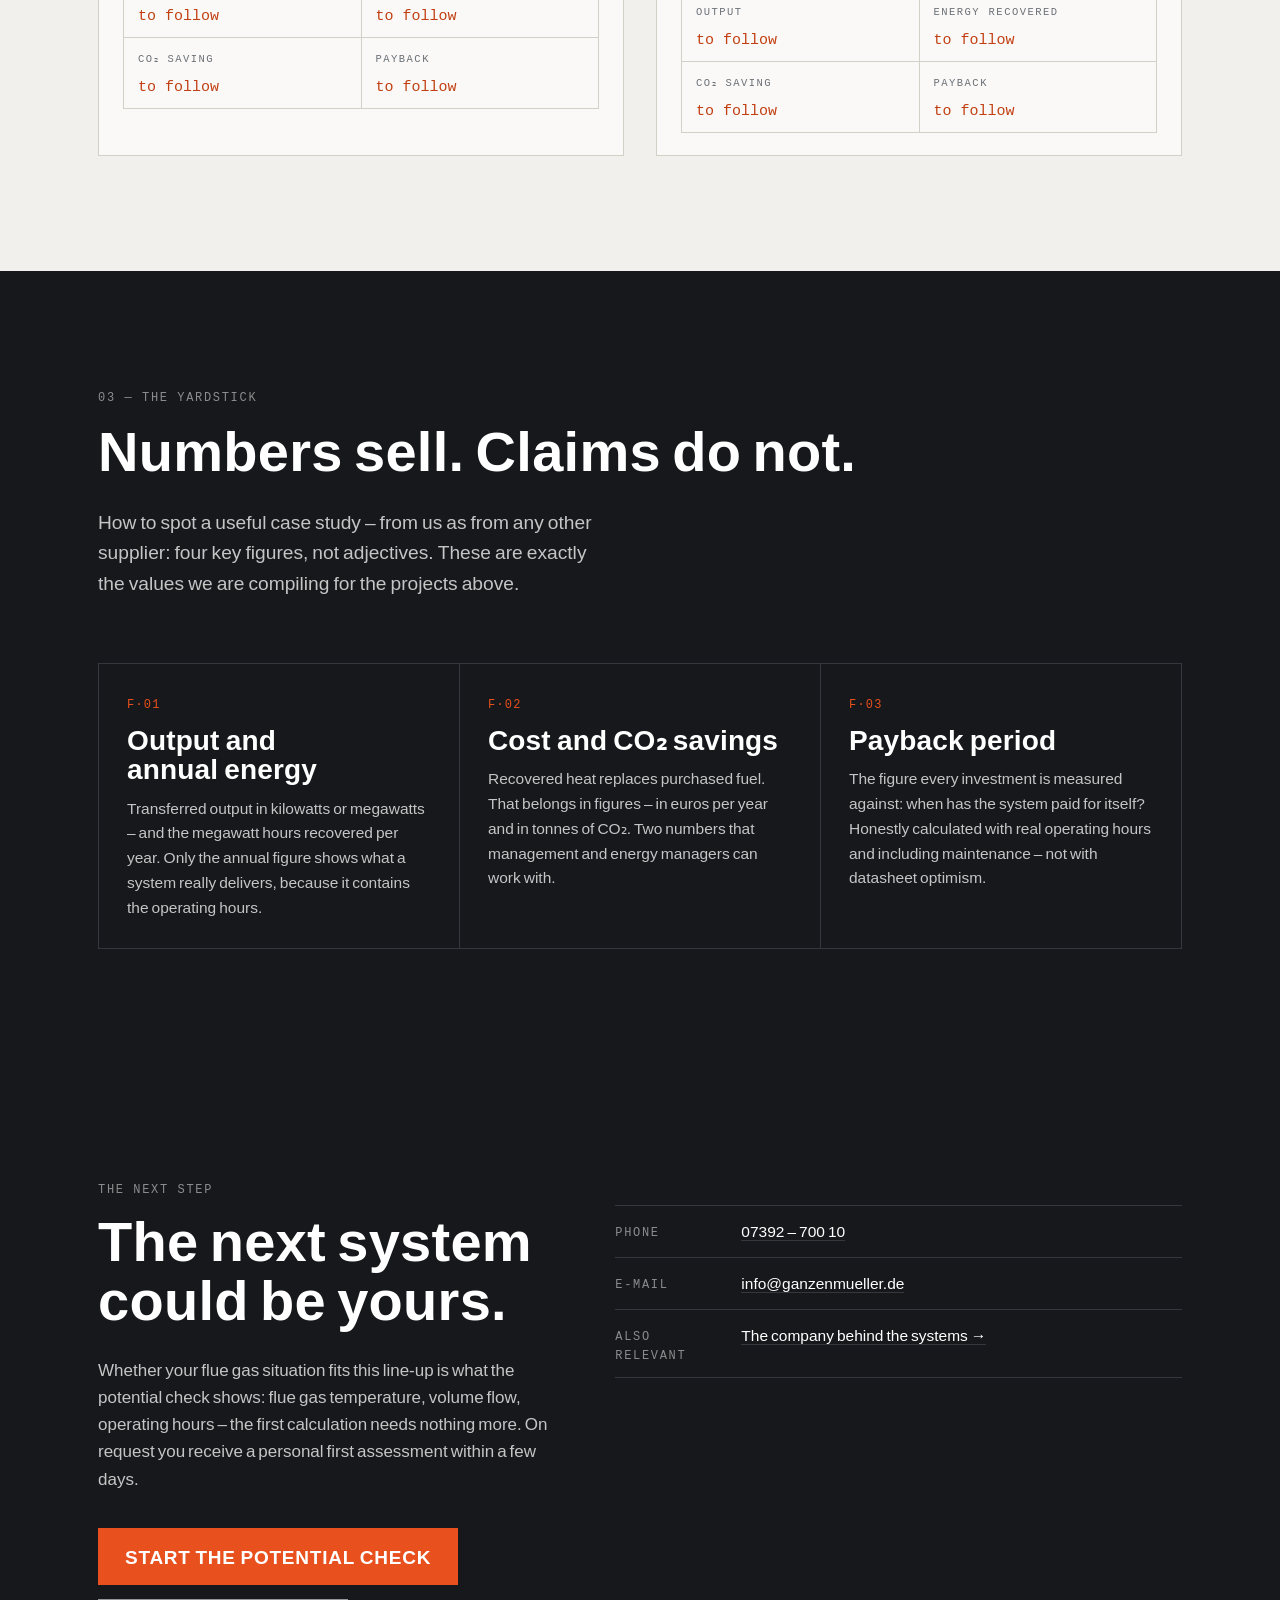
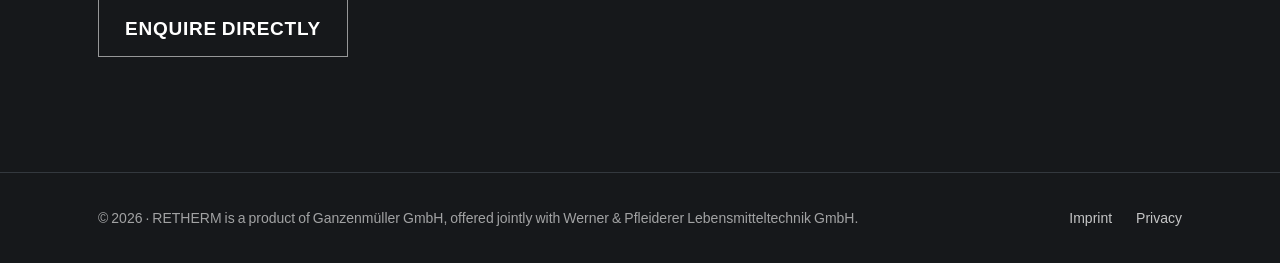
<file: referenzen.html>
<!DOCTYPE html>
<html lang="de">
<head>
  <meta charset="UTF-8">
  <meta name="viewport" content="width=device-width, initial-scale=1.0">
  <title data-i18n="refs.title">Referenzen: Über 100 Anlagen | RETHERM</title>
  <meta name="description" data-i18n-content="refs.desc" content="Über 100 realisierte Wärmerückgewinnungsanlagen in vielen Branchen und Größenordnungen – vom Kilowatt- bis in den Megawattbereich. TÜV-Süd-zertifiziert, Wartung aus einem Haus. Ausgewählte Fallstudien mit Kennzahlen sind in Vorbereitung.">
  <link rel="icon" type="image/svg+xml" href="assets/img/favicon.svg">
  <link rel="icon" type="image/png" sizes="48x48" href="assets/img/favicon-48.png">
  <link rel="apple-touch-icon" href="assets/img/apple-touch-icon.png">
  <link rel="preload" href="assets/fonts/barlow-condensed-normal-700.woff2" as="font" type="font/woff2" crossorigin>
  <link rel="preload" href="assets/fonts/barlow-normal-400.woff2" as="font" type="font/woff2" crossorigin>
  <link rel="preload" href="assets/fonts/ibm-plex-mono-normal-400.woff2" as="font" type="font/woff2" crossorigin>
  <link rel="stylesheet" href="assets/css/main.css">
</head>
<body>

<!-- ================= Header ================= -->
<header class="site-head">
  <div class="wrap site-head__bar">
    <a class="brand" href="index.html" aria-label="RETHERM – zur Startseite">
      <span class="brand__mark">RETHERM</span>
      <span class="brand__sub" data-i18n="brand.sub">Wärmerückgewinnung aus Abgas · powered by Ganzenmüller</span>
    </a>
    <nav class="site-nav" id="site-nav" aria-label="Hauptnavigation">
      <div class="nav-item">
        <button type="button" class="nav-sub-toggle" aria-expanded="false" data-i18n="nav.sources">Abgasquellen</button>
        <div class="nav-sub">
          <a href="abgasquellen.html" data-i18n="nav.srcAll">Alle Abgasquellen</a>
          <a href="abgas-industrieofen.html" data-i18n="nav.srcOven">Industrieöfen</a>
          <a href="abgas-dampfkessel.html" data-i18n="nav.srcBoiler">Dampfkessel</a>
          <a href="abgas-bhkw.html" data-i18n="nav.srcChp">Blockheizkraftwerke</a>
          <a href="abgas-trocknung.html" data-i18n="nav.srcDrying">Trocknungsanlagen</a>
          <a href="abgas-backofen.html" data-i18n="nav.srcBakery">Backöfen</a>
        </div>
      </div>
      <a href="foerderung.html" data-i18n="nav.funding">Förderung</a>
      <a href="referenzen.html" aria-current="page" data-i18n="nav.refs">Referenzen</a>
      <a href="unternehmen.html" data-i18n="nav.company">Unternehmen</a>
      <a href="kontakt.html" data-i18n="nav.contact">Kontakt</a>
      <a href="potenzial-check.html" class="nav-cta" data-i18n="nav.check">Potenzial-Check</a>
    </nav>
    <div class="lang-switch" role="group" aria-label="Sprache / Language">
      <button type="button" id="lang-de" aria-pressed="true">DE</button>
      <button type="button" id="lang-en" aria-pressed="false">EN</button>
    </div>
    <button class="nav-toggle" id="nav-toggle" aria-expanded="false" aria-controls="site-nav" aria-label="Menü öffnen">
      <span></span><span></span><span></span>
    </button>
  </div>
</header>

<main>

  <!-- ================= Seitenkopf ================= -->
  <section class="page-head">
    <svg class="page-head__flow" viewBox="0 0 1200 400" preserveAspectRatio="xMidYMid slice" aria-hidden="true"><g class="flow-up"><path d="M980 400 C 974 320, 990 240, 978 160 C 970 100, 986 40, 979 0"/><path d="M1064 400 C 1070 315, 1054 235, 1066 155 C 1074 95, 1058 35, 1065 0"/><path d="M1136 400 C 1130 325, 1146 245, 1134 165 C 1126 105, 1142 45, 1135 0"/></g><g class="flow-down"><path d="M52 0 C 58 80, 42 160, 54 240 C 62 300, 46 360, 53 400"/><path d="M132 0 C 126 85, 142 165, 130 245 C 122 305, 138 365, 131 400"/></g></svg>
    <div class="wrap page-head__inner">
      <nav class="crumbs" aria-label="Pfad">
        <a href="index.html" data-i18n="nav.home">Start</a>
        <span>/</span>
        <span data-i18n="nav.refs">Referenzen</span>
      </nav>
      <h1 data-i18n-html="refs.h1">Über 100 realisierte Anlagen: <em>Erfahrung, die Sie prüfen können.</em></h1>
      <p class="lead" data-i18n="refs.lead">Branchen vom Handwerk bis zur Industrie, Größenordnungen vom Kilowatt- bis in den Megawattbereich, überwiegend im Inland und vereinzelt international – seit Jahrzehnten. Jede Anlage TÜV-Süd-zertifiziert, jede Wartung aus demselben Haus. Im Backofen-Segment gemeinsam mit WP Bakery Technologies.</p>
    </div>
  </section>

  <!-- ================= Trust-Leiste ================= -->
  <div class="trust">
    <div class="wrap">
      <span data-i18n="trust.tuv">Vom TÜV Süd geprüft &amp; zertifiziert</span>
      <span data-i18n-html="trust.quarter"><b>¼</b> der Energie zurück – garantiert</span>
      <span data-i18n-html="trust.plants"><b>100+</b> realisierte Anlagen</span>
      <span data-i18n-html="trust.since">Meisterbetrieb seit <b>1980</b></span>
      <span data-i18n="trust.funding">Förderfähig nach EEW</span>
    </div>
  </div>

  <!-- ================= 01 Warum Bandbreite zählt ================= -->
  <section class="section">
    <div class="wrap">
      <div class="split">
        <div class="rv">
          <p class="tag" data-i18n="refs.a.tag">01 — Warum Bandbreite zählt</p>
          <h2 data-i18n="refs.a.h2">Ein belegtes Projekt schlägt jede Anzeige.</h2>
          <p data-i18n="refs.a.p1">Im Investitionsgütergeschäft überzeugt kein Prospekt, sondern der Nachweis: Läuft eine solche Anlage bereits – und zwar unter Bedingungen, die den eigenen ähneln? Genau diese Frage muss eine Referenzseite beantworten.</p>
          <p data-i18n="refs.a.p2">Deshalb zählt für uns die Bandbreite. Über 100 Anlagen in vielen Branchen und Größenordnungen belegen, dass wir sehr unterschiedliche Abgas-Konstellationen beherrschen: staubiges Ofenabgas, getaktete Backöfen, kontinuierlich laufende Motoren. Wer seine eigene Konstellation hier wiederfindet, trägt weniger Risiko.</p>
          <p data-i18n="refs.a.p3">Und nach der Inbetriebnahme sind wir nicht weg: Wartung und Service kommen aus demselben Haus, das die Anlage ausgelegt und gebaut hat. Auch das gehört zu einer Referenz – dass der Betreiber nach Jahren noch denselben Ansprechpartner hat.</p>
        </div>
        <div class="rv">
          <ul class="loss-list">
            <li>
              <span class="val">100+</span>
              <span data-i18n="refs.a.l1">realisierte Wärmerückgewinnungsanlagen – TÜV-Süd-zertifiziert, überwiegend im Inland, vereinzelt international.</span>
            </li>
            <li>
              <span class="val">kW–MW</span>
              <span data-i18n="refs.a.l2">Größenordnungen vom Gewerbebetrieb bis zur Industrieanlage – die Technik skaliert mit.</span>
            </li>
            <li>
              <span class="val" data-i18n="refs.a.l3v">seit 1980</span>
              <span data-i18n="refs.a.l3">Familien-Meisterbetrieb in Erbach an der Donau – vom Sonderkaminbau zur Komplettanlage.</span>
            </li>
          </ul>
        </div>
      </div>
    </div>
  </section>

  <!-- ================= 02 Fallstudien ================= -->
  <section class="section">
    <div class="wrap">
      <div class="section__head rv">
        <p class="tag" data-i18n="refs.g.tag">02 — Ausgewählte Projekte</p>
        <h2 data-i18n="refs.g.h2">Vier Konstellationen, die wir immer wieder bauen.</h2>
        <p class="lead" data-i18n="refs.g.lead">Wir bereiten ausgewählte Projekte gerade als Fallstudien mit Kennzahlen auf – die Struktur sehen Sie schon jetzt.</p>
      </div>
      <div class="ref-grid rv">
        <!-- TODO: echte Projektdaten und Foto einsetzen -->
        <article class="ref">
          <div class="ref__media">
            <img src="assets/img/referenz-backstube.webp" alt="Backstube mit Ofenanlage und Edelstahl-Abgasleitungen unter der Decke" data-i18n-alt="refs.g.a1" loading="lazy" width="992" height="670">
          </div>
          <div class="ref__body">
            <h3 data-i18n="refs.g.c1h">Bäckerei · Süddeutschland</h3>
            <p data-i18n="refs.g.c1p">Mehrere Backöfen, getakteter Backbetrieb, ganzjähriger Warmwasserbedarf für Produktion und Reinigung: die typische Bäckerei-Konstellation. Solche Projekte setzen wir im Backofen-Segment gemeinsam mit WP Bakery Technologies um.</p>
            <div class="ref__facts">
              <div>
                <span class="tag" data-i18n="refs.g.fPower">Leistung</span>
                <span class="val" data-i18n="refs.g.tbd">folgt</span>
              </div>
              <div>
                <span class="tag" data-i18n="refs.g.fEnergy">Rückgewonnene Energie</span>
                <span class="val" data-i18n="refs.g.tbd">folgt</span>
              </div>
              <div>
                <span class="tag" data-i18n="refs.g.fCo2">CO₂-Einsparung</span>
                <span class="val" data-i18n="refs.g.tbd">folgt</span>
              </div>
              <div>
                <span class="tag" data-i18n="refs.g.fPayback">Amortisation</span>
                <span class="val" data-i18n="refs.g.tbd">folgt</span>
              </div>
            </div>
          </div>
        </article>
        <!-- TODO: echte Projektdaten und Foto einsetzen -->
        <article class="ref">
          <div class="ref__media">
            <span class="ph-note" data-i18n="refs.g.ph">Projektfoto folgt</span>
          </div>
          <div class="ref__body">
            <h3 data-i18n="refs.g.c2h">Metallverarbeitung</h3>
            <p data-i18n="refs.g.c2p">Heißes, oft staubhaltiges Ofenabgas im Mehrschichtbetrieb – der Fall, für den der selbstreinigende Wärmetauscher mit Selbstreinigung gebaut ist. Die Wärme geht in Hallenheizung und Prozesse.</p>
            <div class="ref__facts">
              <div>
                <span class="tag" data-i18n="refs.g.fPower">Leistung</span>
                <span class="val" data-i18n="refs.g.tbd">folgt</span>
              </div>
              <div>
                <span class="tag" data-i18n="refs.g.fEnergy">Rückgewonnene Energie</span>
                <span class="val" data-i18n="refs.g.tbd">folgt</span>
              </div>
              <div>
                <span class="tag" data-i18n="refs.g.fCo2">CO₂-Einsparung</span>
                <span class="val" data-i18n="refs.g.tbd">folgt</span>
              </div>
              <div>
                <span class="tag" data-i18n="refs.g.fPayback">Amortisation</span>
                <span class="val" data-i18n="refs.g.tbd">folgt</span>
              </div>
            </div>
          </div>
        </article>
        <!-- TODO: echte Projektdaten und Foto einsetzen -->
        <article class="ref">
          <div class="ref__media">
            <span class="ph-note" data-i18n="refs.g.ph">Projektfoto folgt</span>
          </div>
          <div class="ref__body">
            <h3 data-i18n="refs.g.c3h">Lebensmittelproduktion</h3>
            <p data-i18n="refs.g.c3p">Kessel- und Prozessabgas trifft auf durchgehenden Wärmebedarf: Reinigung, Warmwasser, Raumwärme. Rückgewinnung und Abnahme liegen selten so dicht beieinander.</p>
            <div class="ref__facts">
              <div>
                <span class="tag" data-i18n="refs.g.fPower">Leistung</span>
                <span class="val" data-i18n="refs.g.tbd">folgt</span>
              </div>
              <div>
                <span class="tag" data-i18n="refs.g.fEnergy">Rückgewonnene Energie</span>
                <span class="val" data-i18n="refs.g.tbd">folgt</span>
              </div>
              <div>
                <span class="tag" data-i18n="refs.g.fCo2">CO₂-Einsparung</span>
                <span class="val" data-i18n="refs.g.tbd">folgt</span>
              </div>
              <div>
                <span class="tag" data-i18n="refs.g.fPayback">Amortisation</span>
                <span class="val" data-i18n="refs.g.tbd">folgt</span>
              </div>
            </div>
          </div>
        </article>
        <!-- TODO: echte Projektdaten und Foto einsetzen -->
        <article class="ref">
          <div class="ref__media">
            <span class="ph-note" data-i18n="refs.g.ph">Projektfoto folgt</span>
          </div>
          <div class="ref__body">
            <h3 data-i18n="refs.g.c4h">BHKW-Nachrüstung</h3>
            <p data-i18n="refs.g.c4p">Ein Blockheizkraftwerk läuft viele tausend Stunden im Jahr – gute Voraussetzungen für die Nachrüstung. Eingebunden wird mit Bypass in die bestehende Abgasstrecke, der Motorbetrieb bleibt unberührt.</p>
            <div class="ref__facts">
              <div>
                <span class="tag" data-i18n="refs.g.fPower">Leistung</span>
                <span class="val" data-i18n="refs.g.tbd">folgt</span>
              </div>
              <div>
                <span class="tag" data-i18n="refs.g.fEnergy">Rückgewonnene Energie</span>
                <span class="val" data-i18n="refs.g.tbd">folgt</span>
              </div>
              <div>
                <span class="tag" data-i18n="refs.g.fCo2">CO₂-Einsparung</span>
                <span class="val" data-i18n="refs.g.tbd">folgt</span>
              </div>
              <div>
                <span class="tag" data-i18n="refs.g.fPayback">Amortisation</span>
                <span class="val" data-i18n="refs.g.tbd">folgt</span>
              </div>
            </div>
          </div>
        </article>
      </div>
    </div>
  </section>

  <!-- ================= 03 Was eine gute Fallstudie enthält ================= -->
  <section class="section section--dark">
    <div class="wrap">
      <div class="section__head rv">
        <p class="tag" data-i18n="refs.f.tag">03 — Der Maßstab</p>
        <h2 data-i18n="refs.f.h2">Zahlen verkaufen. Behauptungen nicht.</h2>
        <p class="lead" data-i18n="refs.f.lead">Woran Sie eine brauchbare Fallstudie erkennen – bei uns wie bei jedem anderen Anbieter: an vier Kennzahlen, nicht an Adjektiven. Genau diese Werte tragen wir für die Projekte oben zusammen.</p>
      </div>
      <div class="comp-grid rv">
        <article class="comp">
          <span class="comp__no">F·01</span>
          <h3 data-i18n="refs.f.c1h">Leistung und Jahresenergie</h3>
          <p data-i18n="refs.f.c1p">Übertragene Leistung in Kilowatt oder Megawatt – und die zurückgewonnenen Megawattstunden pro Jahr. Erst die Jahresmenge zeigt, was eine Anlage wirklich leistet, denn in ihr stecken die Betriebsstunden.</p>
        </article>
        <article class="comp">
          <span class="comp__no">F·02</span>
          <h3 data-i18n="refs.f.c2h">Kosten- und CO₂-Einsparung</h3>
          <p data-i18n="refs.f.c2p">Zurückgewonnene Wärme ersetzt eingekauften Brennstoff. Das gehört beziffert – in Euro pro Jahr und in Tonnen CO₂. Zwei Zahlen, mit denen Geschäftsführung und Energiemanagement arbeiten können.</p>
        </article>
        <article class="comp">
          <span class="comp__no">F·03</span>
          <h3 data-i18n="refs.f.c3h">Amortisationszeit</h3>
          <p data-i18n="refs.f.c3p">Die Kennzahl, an der jede Investition gemessen wird: Wann hat sich die Anlage bezahlt gemacht? Ehrlich gerechnet mit realen Betriebsstunden und inklusive Wartung – nicht mit Datenblatt-Optimismus.</p>
        </article>
      </div>
    </div>
  </section>

  <!-- ================= 04 CTA ================= -->
  <section class="section section--dark">
    <div class="wrap">
      <div class="contact-grid">
        <div class="rv">
          <p class="tag" data-i18n="refs.c.tag">Der nächste Schritt</p>
          <h2 data-i18n="refs.c.h2">Die nächste Anlage könnte Ihre sein.</h2>
          <p style="color: rgba(255,255,255,.75)" data-i18n="refs.c.p">Ob sich Ihre Abgas-Konstellation in diese Reihe einfügt, zeigt der Potenzial-Check: Abgastemperatur, Volumenstrom, Betriebsstunden – mehr braucht die erste Rechnung nicht. Auf Wunsch erhalten Sie binnen weniger Tage eine persönliche Ersteinschätzung.</p>
          <div class="hero__cta">
            <a class="btn btn--heat" href="potenzial-check.html" data-i18n="refs.c.cta1">Potenzial-Check starten</a>
            <a class="btn btn--ghost-light" href="kontakt.html" data-i18n="refs.c.cta2">Direkt anfragen</a>
          </div>
        </div>
        <div class="rv">
          <ul class="contact-direct">
            <li>
              <span class="tag" data-i18n="refs.c.dPhone">Telefon</span>
              <span><a href="tel:+49739270010">07392 – 700 10</a></span>
            </li>
            <li>
              <span class="tag" data-i18n="refs.c.dMail">E-Mail</span>
              <span><a href="mailto:info@ganzenmueller.de">info@ganzenmueller.de</a></span>
            </li>
            <li>
              <span class="tag" data-i18n="refs.c.dNext">Auch spannend</span>
              <span><a href="unternehmen.html" data-i18n="refs.c.dNextLink">Der Betrieb hinter den Anlagen →</a></span>
            </li>
          </ul>
        </div>
      </div>
    </div>
  </section>

</main>

<!-- ================= Footer ================= -->
<footer class="site-foot">
  <div class="wrap">
    <span data-i18n="foot.legal">© 2026 · RETHERM ist ein Produkt der Ganzenmüller GmbH – für Backöfen gemeinsam angeboten mit der Werner &amp; Pfleiderer Lebensmitteltechnik GmbH.</span>
    <nav aria-label="Rechtliches">
      <a href="impressum.html" data-i18n="foot.imprint">Impressum</a>
      <a href="datenschutz.html" data-i18n="foot.privacy">Datenschutz</a>
    </nav>
  </div>
</footer>

<script src="assets/js/i18n.js"></script>
<script src="assets/js/i18n/refs.js"></script>
<script src="assets/js/app.js"></script>
</body>
</html>
</file>
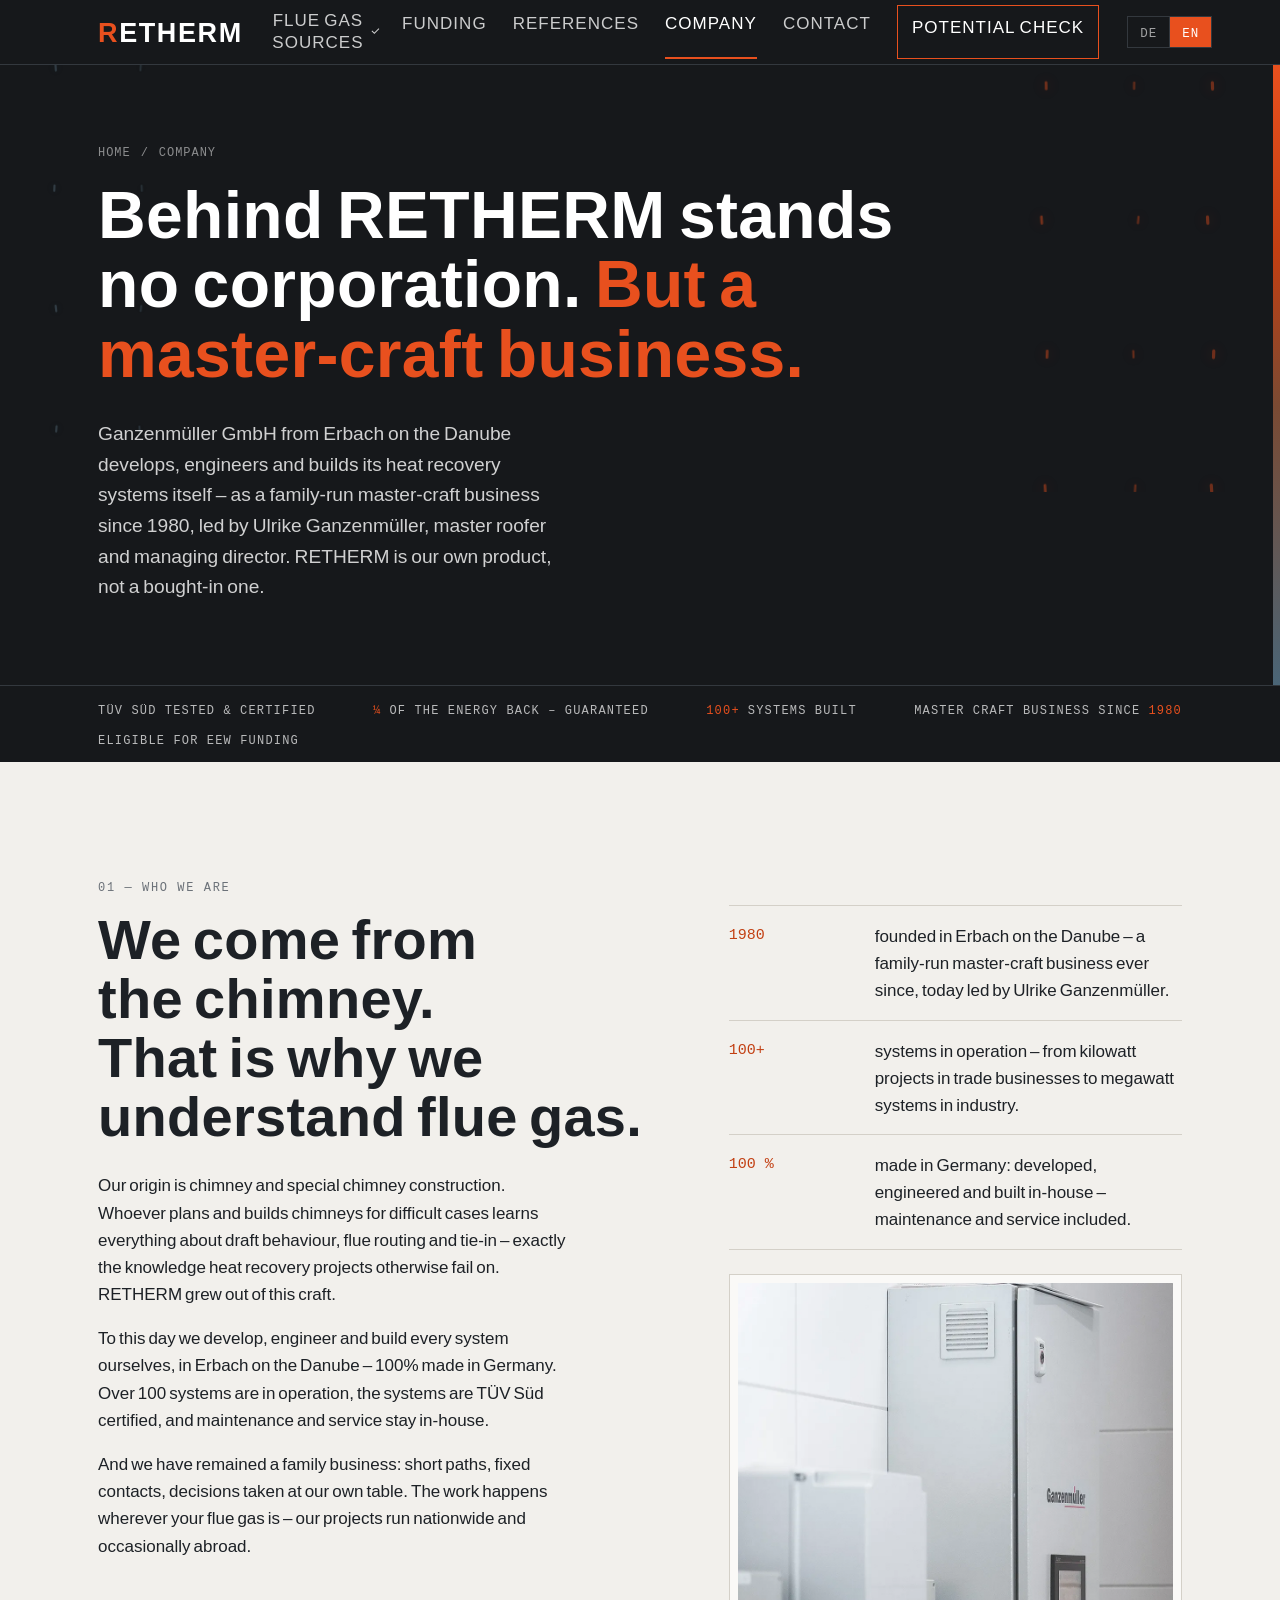
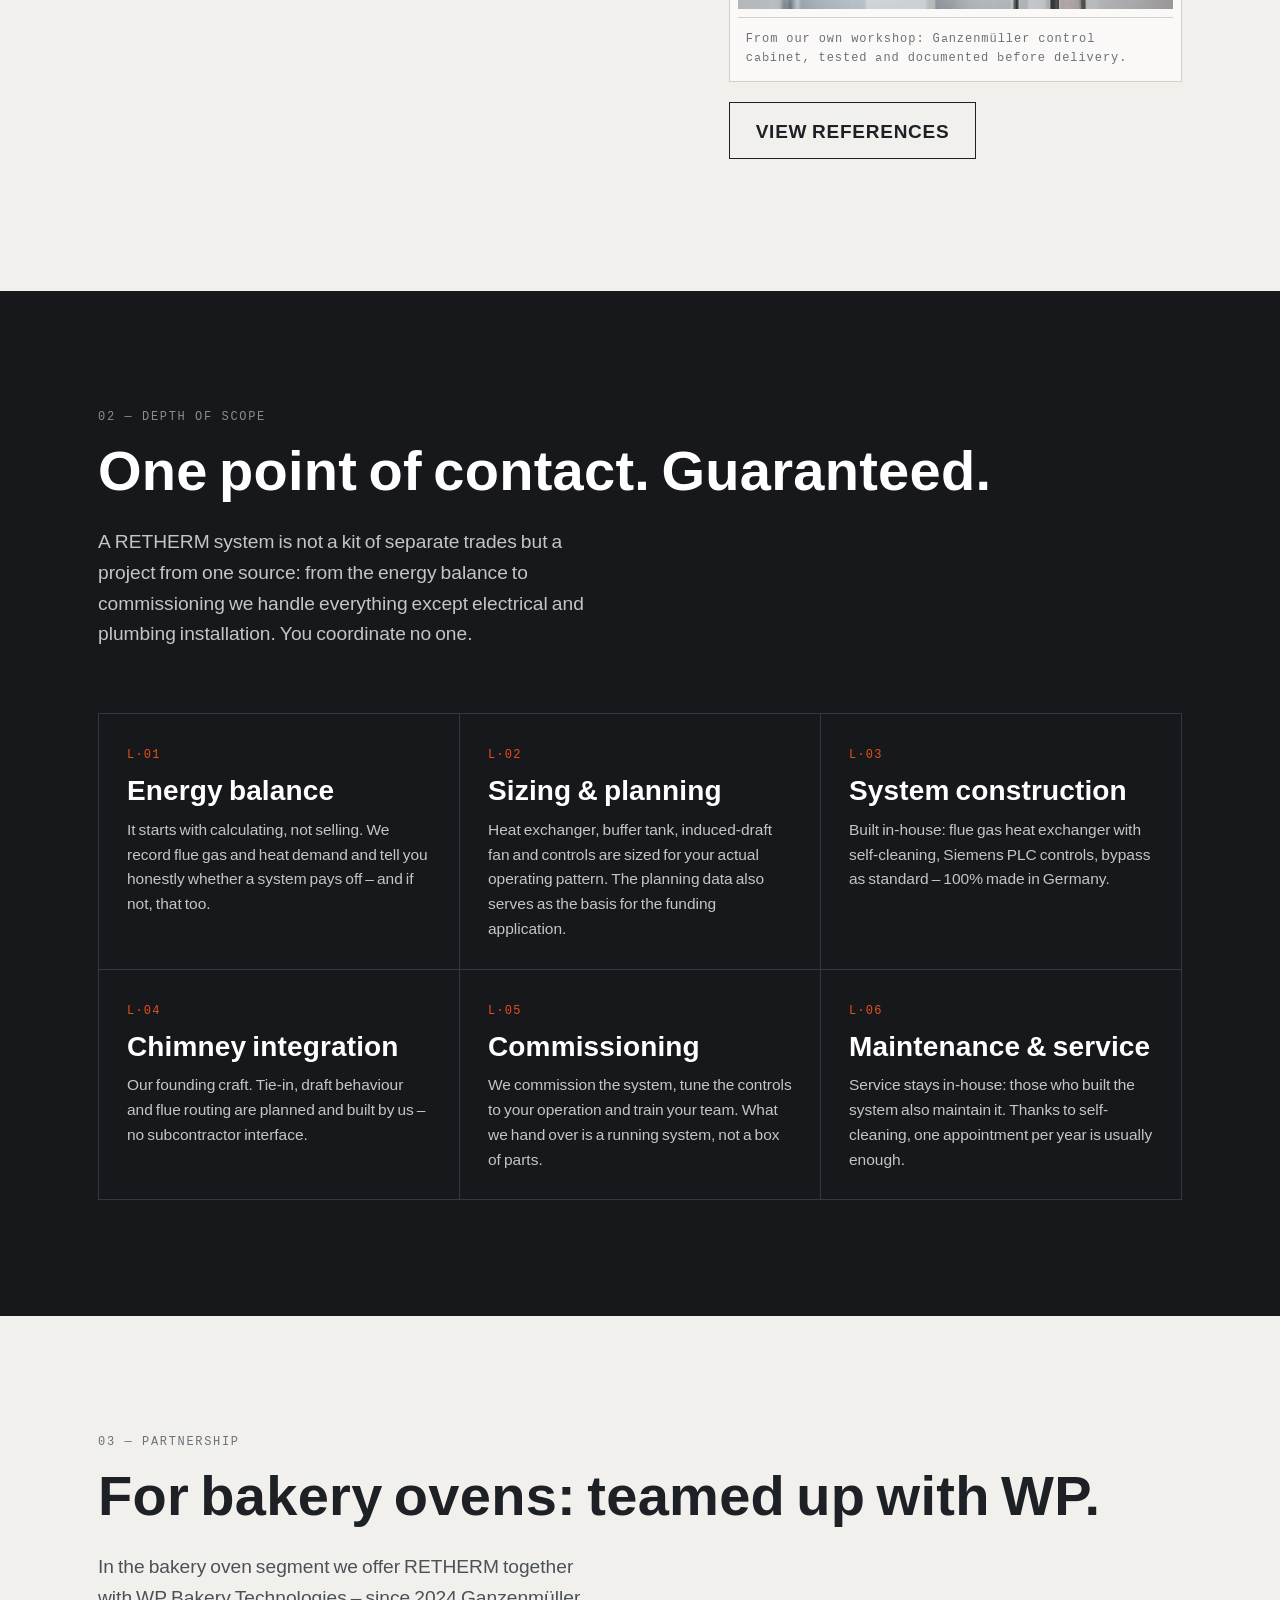
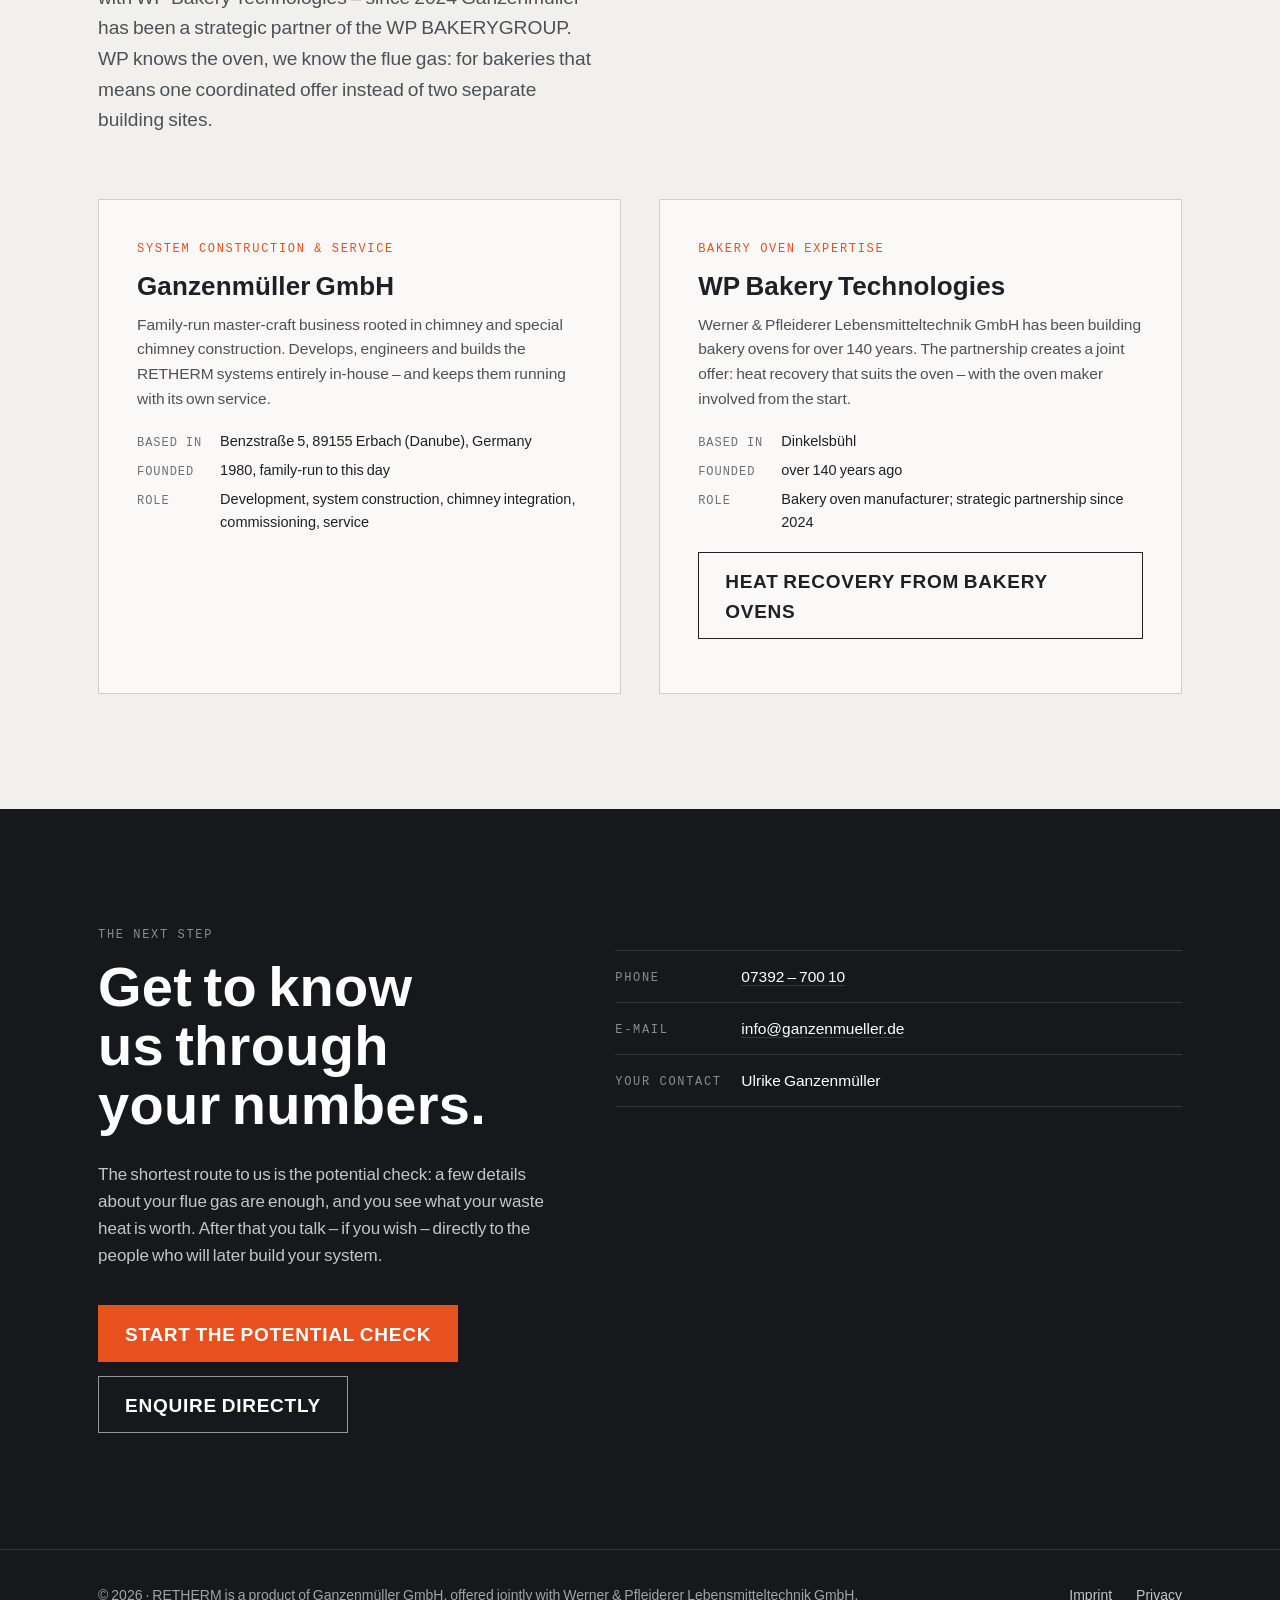
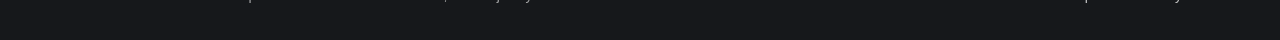
<file: unternehmen.html>
<!DOCTYPE html>
<html lang="de">
<head>
  <meta charset="UTF-8">
  <meta name="viewport" content="width=device-width, initial-scale=1.0">
  <title data-i18n="firma.title">Unternehmen: Ganzenmüller GmbH | RETHERM</title>
  <meta name="description" data-i18n-content="firma.desc" content="RETHERM ist ein Produkt der Ganzenmüller GmbH aus Erbach an der Donau: Familien-Meisterbetrieb seit 1980, Ursprung im Kamin- und Sonderkaminbau. Über 100 Anlagen in Betrieb, entwickelt und gebaut im eigenen Haus – TÜV-Süd-zertifiziert, Wartung und Service inklusive.">
  <link rel="icon" type="image/svg+xml" href="assets/img/favicon.svg">
  <link rel="icon" type="image/png" sizes="48x48" href="assets/img/favicon-48.png">
  <link rel="apple-touch-icon" href="assets/img/apple-touch-icon.png">
  <link rel="preload" href="assets/fonts/barlow-condensed-normal-700.woff2" as="font" type="font/woff2" crossorigin>
  <link rel="preload" href="assets/fonts/barlow-normal-400.woff2" as="font" type="font/woff2" crossorigin>
  <link rel="preload" href="assets/fonts/ibm-plex-mono-normal-400.woff2" as="font" type="font/woff2" crossorigin>
  <link rel="stylesheet" href="assets/css/main.css">
</head>
<body>

<!-- ================= Header ================= -->
<header class="site-head">
  <div class="wrap site-head__bar">
    <a class="brand" href="index.html" aria-label="RETHERM – zur Startseite">
      <span class="brand__mark">RETHERM</span>
      <span class="brand__sub" data-i18n="brand.sub">Wärmerückgewinnung aus Abgas · powered by Ganzenmüller</span>
    </a>
    <nav class="site-nav" id="site-nav" aria-label="Hauptnavigation">
      <div class="nav-item">
        <button type="button" class="nav-sub-toggle" aria-expanded="false" data-i18n="nav.sources">Abgasquellen</button>
        <div class="nav-sub">
          <a href="abgasquellen.html" data-i18n="nav.srcAll">Alle Abgasquellen</a>
          <a href="abgas-industrieofen.html" data-i18n="nav.srcOven">Industrieöfen</a>
          <a href="abgas-dampfkessel.html" data-i18n="nav.srcBoiler">Dampfkessel</a>
          <a href="abgas-bhkw.html" data-i18n="nav.srcChp">Blockheizkraftwerke</a>
          <a href="abgas-trocknung.html" data-i18n="nav.srcDrying">Trocknungsanlagen</a>
          <a href="abgas-backofen.html" data-i18n="nav.srcBakery">Backöfen</a>
        </div>
      </div>
      <a href="foerderung.html" data-i18n="nav.funding">Förderung</a>
      <a href="referenzen.html" data-i18n="nav.refs">Referenzen</a>
      <a href="unternehmen.html" aria-current="page" data-i18n="nav.company">Unternehmen</a>
      <a href="kontakt.html" data-i18n="nav.contact">Kontakt</a>
      <a href="potenzial-check.html" class="nav-cta" data-i18n="nav.check">Potenzial-Check</a>
    </nav>
    <div class="lang-switch" role="group" aria-label="Sprache / Language">
      <button type="button" id="lang-de" aria-pressed="true">DE</button>
      <button type="button" id="lang-en" aria-pressed="false">EN</button>
    </div>
    <button class="nav-toggle" id="nav-toggle" aria-expanded="false" aria-controls="site-nav" aria-label="Menü öffnen">
      <span></span><span></span><span></span>
    </button>
  </div>
</header>

<main>

  <!-- ================= Seitenkopf ================= -->
  <section class="page-head">
    <svg class="page-head__flow" viewBox="0 0 1200 400" preserveAspectRatio="xMidYMid slice" aria-hidden="true"><g class="flow-up"><path d="M980 400 C 974 320, 990 240, 978 160 C 970 100, 986 40, 979 0"/><path d="M1064 400 C 1070 315, 1054 235, 1066 155 C 1074 95, 1058 35, 1065 0"/><path d="M1136 400 C 1130 325, 1146 245, 1134 165 C 1126 105, 1142 45, 1135 0"/></g><g class="flow-down"><path d="M52 0 C 58 80, 42 160, 54 240 C 62 300, 46 360, 53 400"/><path d="M132 0 C 126 85, 142 165, 130 245 C 122 305, 138 365, 131 400"/></g></svg>
    <div class="wrap page-head__inner">
      <nav class="crumbs" aria-label="Pfad">
        <a href="index.html" data-i18n="nav.home">Start</a>
        <span>/</span>
        <span data-i18n="nav.company">Unternehmen</span>
      </nav>
      <h1 data-i18n-html="firma.h1">Hinter RETHERM steht kein Konzern. <em>Sondern ein Meisterbetrieb.</em></h1>
      <p class="lead" data-i18n="firma.lead">Die Ganzenmüller GmbH aus Erbach an der Donau entwickelt, konstruiert und baut ihre Wärmerückgewinnungsanlagen selbst – als Familien-Meisterbetrieb seit 1980, geführt von Ulrike Ganzenmüller, Dachdeckermeisterin und Geschäftsführerin. RETHERM ist unser eigenes Produkt, kein zugekauftes.</p>
    </div>
  </section>

  <!-- ================= Trust-Leiste ================= -->
  <div class="trust">
    <div class="wrap">
      <span data-i18n="trust.tuv">Vom TÜV Süd geprüft &amp; zertifiziert</span>
      <span data-i18n-html="trust.quarter"><b>¼</b> der Energie zurück – garantiert</span>
      <span data-i18n-html="trust.plants"><b>100+</b> realisierte Anlagen</span>
      <span data-i18n-html="trust.since">Meisterbetrieb seit <b>1980</b></span>
      <span data-i18n="trust.funding">Förderfähig nach EEW</span>
    </div>
  </div>

  <!-- ================= 01 Wer wir sind ================= -->
  <section class="section">
    <div class="wrap">
      <div class="split">
        <div class="rv">
          <p class="tag" data-i18n="firma.a.tag">01 — Wer wir sind</p>
          <h2 data-i18n="firma.a.h2">Wir kommen vom Kamin. Deshalb können wir Abgas.</h2>
          <p data-i18n="firma.a.p1">Unser Ursprung ist der Kamin- und Sonderkaminbau. Wer Kamine für schwierige Fälle plant und baut, lernt alles über Zugverhalten, Abgasführung und Anbindung – genau das Wissen, an dem Wärmerückgewinnungsprojekte sonst scheitern. Aus diesem Handwerk ist RETHERM entstanden.</p>
          <p data-i18n="firma.a.p2">Bis heute entwickeln, konstruieren und bauen wir jede Anlage selbst, in Erbach an der Donau – 100 % made in Germany. Über 100 Anlagen sind in Betrieb, die Anlagen sind TÜV-Süd-zertifiziert, und Wartung wie Service bleiben im eigenen Haus.</p>
          <p data-i18n="firma.a.p3">Und wir sind Familienbetrieb geblieben: kurze Wege, feste Ansprechpartner, Entscheidungen am eigenen Tisch. Gearbeitet wird dort, wo Ihr Abgas ist – unsere Projekte laufen bundesweit und vereinzelt international.</p>
        </div>
        <div class="rv">
          <ul class="loss-list">
            <li>
              <span class="val">1980</span>
              <span data-i18n="firma.a.l1">gegründet in Erbach an der Donau – seitdem familiengeführter Meisterbetrieb, heute unter Ulrike Ganzenmüller.</span>
            </li>
            <li>
              <span class="val">100+</span>
              <span data-i18n="firma.a.l2">Anlagen in Betrieb – vom Kilowatt-Projekt im Handwerk bis zur Megawatt-Anlage in der Industrie.</span>
            </li>
            <li>
              <span class="val">100&nbsp;%</span>
              <span data-i18n="firma.a.l3">made in Germany: entwickelt, konstruiert und gebaut im eigenen Haus – Wartung und Service inklusive.</span>
            </li>
          </ul>
          <figure class="figure-box rv" style="margin: 24px 0 0">
            <img src="assets/img/ganzenmueller-schaltschrank.webp" alt="Ganzenmüller-Schaltschrank mit Prüfplakette an einer RETHERM-Anlage" data-i18n-alt="firma.ph.a1" loading="lazy" width="992" height="744" style="width:100%; height: auto">
            <figcaption data-i18n="firma.ph.c1">Aus dem eigenen Haus: Ganzenmüller-Schaltschrank, geprüft und dokumentiert vor der Auslieferung.</figcaption>
          </figure>
          <p style="margin-top: 20px">
            <a class="btn" href="referenzen.html" data-i18n="firma.a.cta">Referenzen ansehen</a>
          </p>
        </div>
      </div>
    </div>
  </section>

  <!-- ================= 02 Leistungstiefe ================= -->
  <section class="section section--dark">
    <div class="wrap">
      <div class="section__head rv">
        <p class="tag" data-i18n="firma.l.tag">02 — Leistungstiefe</p>
        <h2 data-i18n="firma.l.h2">Ein Ansprechpartner. Garantiert.</h2>
        <p class="lead" data-i18n="firma.l.lead">Eine RETHERM-Anlage ist kein Bausatz aus Gewerken, sondern ein Projekt aus einer Hand: Von der Energiebilanz bis zur Inbetriebnahme übernehmen wir alles außer Elektro- und Sanitärinstallation. Sie koordinieren niemanden.</p>
      </div>
      <div class="comp-grid rv">
        <article class="comp">
          <span class="comp__no">L·01</span>
          <h3 data-i18n="firma.l.c1h">Energiebilanz</h3>
          <p data-i18n="firma.l.c1p">Am Anfang steht Rechnen, nicht Verkaufen. Wir erfassen Abgas und Wärmebedarf und sagen ehrlich, ob sich eine Anlage trägt – und wenn nein, auch das.</p>
        </article>
        <article class="comp">
          <span class="comp__no">L·02</span>
          <h3 data-i18n="firma.l.c2h">Auslegung &amp; Planung</h3>
          <p data-i18n="firma.l.c2p">Wärmetauscher, Pufferspeicher, Saugzug und Regelung legen wir auf Ihre tatsächliche Fahrweise aus. Die Planungsdaten dienen zugleich als Grundlage für den Förderantrag.</p>
        </article>
        <article class="comp">
          <span class="comp__no">L·03</span>
          <h3 data-i18n="firma.l.c3h">Anlagenbau</h3>
          <p data-i18n="firma.l.c3p">Gebaut wird im eigenen Haus: Abgaswärmetauscher mit Selbstreinigung, Siemens-SPS-Steuerung, Bypass serienmäßig – 100 % made in Germany.</p>
        </article>
        <article class="comp">
          <span class="comp__no">L·04</span>
          <h3 data-i18n="firma.l.c4h">Kaminanbindung</h3>
          <p data-i18n="firma.l.c4p">Unser Ursprungshandwerk. Anbindung, Zugverhalten und Abgasführung planen und bauen wir selbst – ohne Schnittstelle zum Subunternehmer.</p>
        </article>
        <article class="comp">
          <span class="comp__no">L·05</span>
          <h3 data-i18n="firma.l.c5h">Inbetriebnahme</h3>
          <p data-i18n="firma.l.c5p">Wir nehmen die Anlage in Betrieb, stellen die Regelung auf Ihren Betrieb ein und weisen Ihr Team ein. Übergeben wird eine laufende Anlage, kein Karton mit Teilen.</p>
        </article>
        <article class="comp">
          <span class="comp__no">L·06</span>
          <h3 data-i18n="firma.l.c6h">Wartung &amp; Service</h3>
          <p data-i18n="firma.l.c6p">Service bleibt in-house: Wer die Anlage gebaut hat, wartet sie auch. Dank Selbstreinigung genügt in der Regel ein Termin pro Jahr.</p>
        </article>
      </div>
    </div>
  </section>

  <!-- ================= 03 Partnerschaft WP ================= -->
  <section class="section">
    <div class="wrap">
      <div class="section__head rv">
        <p class="tag" data-i18n="firma.p.tag">03 — Partnerschaft</p>
        <h2 data-i18n="firma.p.h2">Für Backöfen: im Team mit WP.</h2>
        <p class="lead" data-i18n="firma.p.lead">Im Backofen-Segment bieten wir RETHERM gemeinsam mit WP Bakery Technologies an – seit 2024 ist Ganzenmüller strategischer Partner der WP BAKERYGROUP. WP kennt den Backofen, wir das Abgas: Für Backbetriebe heißt das ein abgestimmtes Angebot statt zwei getrennter Baustellen.</p>
      </div>
      <div class="partner-grid">
        <article class="partner rv">
          <span class="tag tag--heat" data-i18n="firma.p.g.tag">Anlagenbau &amp; Service</span>
          <h3>Ganzenmüller GmbH</h3>
          <p data-i18n="firma.p.g.p">Familien-Meisterbetrieb mit Ursprung im Kamin- und Sonderkaminbau. Entwickelt, konstruiert und baut die RETHERM-Anlagen komplett im eigenen Haus – und hält sie mit eigenem Service am Laufen.</p>
          <dl>
            <dt data-i18n="firma.p.dSeat">Sitz</dt>
            <dd data-i18n="firma.p.g.seat">Benzstraße 5, 89155 Erbach (Donau)</dd>
            <dt data-i18n="firma.p.dFound">Gegründet</dt>
            <dd data-i18n="firma.p.g.found">1980, bis heute familiengeführt</dd>
            <dt data-i18n="firma.p.dRole">Rolle</dt>
            <dd data-i18n="firma.p.g.role">Entwicklung, Anlagenbau, Kaminanbindung, Inbetriebnahme, Service</dd>
          </dl>
        </article>
        <article class="partner rv">
          <span class="tag tag--heat" data-i18n="firma.p.w.tag">Backofen-Kompetenz</span>
          <h3>WP Bakery Technologies</h3>
          <p data-i18n="firma.p.w.p">Die Werner &amp; Pfleiderer Lebensmitteltechnik GmbH baut seit über 140 Jahren Backöfen. Aus der Partnerschaft entsteht ein gemeinsames Angebot: Wärmerückgewinnung, die zum Ofen passt – vom Ofenhersteller mitgedacht.</p>
          <dl>
            <dt data-i18n="firma.p.dSeat">Sitz</dt>
            <dd>Dinkelsbühl</dd>
            <dt data-i18n="firma.p.dFound">Gegründet</dt>
            <dd data-i18n="firma.p.w.found">vor über 140 Jahren</dd>
            <dt data-i18n="firma.p.dRole">Rolle</dt>
            <dd data-i18n="firma.p.w.role">Backofen-Hersteller; strategische Partnerschaft seit 2024</dd>
          </dl>
          <p style="margin-top: 18px"><a class="btn" href="abgas-backofen.html" data-i18n="firma.p.w.cta">Wärmerückgewinnung am Backofen</a></p>
        </article>
      </div>
    </div>
  </section>

  <!-- ================= 04 CTA ================= -->
  <section class="section section--dark">
    <div class="wrap">
      <div class="contact-grid">
        <div class="rv">
          <p class="tag" data-i18n="firma.c.tag">Der nächste Schritt</p>
          <h2 data-i18n="firma.c.h2">Lernen Sie uns über Ihre Zahlen kennen.</h2>
          <p style="color: rgba(255,255,255,.75)" data-i18n="firma.c.p">Der kürzeste Weg zu uns führt über den Potenzial-Check: Wenige Angaben zu Ihrem Abgas genügen, und Sie sehen, was Ihre Abwärme wert ist. Danach sprechen Sie – wenn Sie wollen – direkt mit den Leuten, die Ihre Anlage später bauen.</p>
          <div class="hero__cta">
            <a class="btn btn--heat" href="potenzial-check.html" data-i18n="firma.c.cta1">Potenzial-Check starten</a>
            <a class="btn btn--ghost-light" href="kontakt.html" data-i18n="firma.c.cta2">Direkt anfragen</a>
          </div>
        </div>
        <div class="rv">
          <ul class="contact-direct">
            <li>
              <span class="tag" data-i18n="firma.c.dPhone">Telefon</span>
              <span><a href="tel:+49739270010">07392 – 700 10</a></span>
            </li>
            <li>
              <span class="tag" data-i18n="firma.c.dMail">E-Mail</span>
              <span><a href="mailto:info@ganzenmueller.de">info@ganzenmueller.de</a></span>
            </li>
            <li>
              <span class="tag" data-i18n="firma.c.dContact">Ansprechpartnerin</span>
              <span>Ulrike Ganzenmüller</span>
            </li>
          </ul>
        </div>
      </div>
    </div>
  </section>

</main>

<!-- ================= Footer ================= -->
<footer class="site-foot">
  <div class="wrap">
    <span data-i18n="foot.legal">© 2026 · RETHERM ist ein Produkt der Ganzenmüller GmbH – für Backöfen gemeinsam angeboten mit der Werner &amp; Pfleiderer Lebensmitteltechnik GmbH.</span>
    <nav aria-label="Rechtliches">
      <a href="impressum.html" data-i18n="foot.imprint">Impressum</a>
      <a href="datenschutz.html" data-i18n="foot.privacy">Datenschutz</a>
    </nav>
  </div>
</footer>

<script src="assets/js/i18n.js"></script>
<script src="assets/js/i18n/firma.js"></script>
<script src="assets/js/app.js"></script>
</body>
</html>
</file>
<file: assets/css/main.css>
/* ==========================================================================
   RETHERM – Hauptstylesheet
   Design-Tokens am Anfang, danach Basis, Komponenten, Sektionen, Responsive.
   ========================================================================== */

/* ---------- Fonts (selbst gehostet, DSGVO) ---------- */

@font-face {
  font-family: 'Barlow';
  src: url('../fonts/barlow-normal-400.woff2') format('woff2');
  font-weight: 400; font-style: normal; font-display: swap;
}
@font-face {
  font-family: 'Barlow';
  src: url('../fonts/barlow-italic-400.woff2') format('woff2');
  font-weight: 400; font-style: italic; font-display: swap;
}
@font-face {
  font-family: 'Barlow';
  src: url('../fonts/barlow-normal-500.woff2') format('woff2');
  font-weight: 500; font-style: normal; font-display: swap;
}
@font-face {
  font-family: 'Barlow';
  src: url('../fonts/barlow-normal-600.woff2') format('woff2');
  font-weight: 600; font-style: normal; font-display: swap;
}
@font-face {
  font-family: 'Barlow Condensed';
  src: url('../fonts/barlow-condensed-normal-500.woff2') format('woff2');
  font-weight: 500; font-style: normal; font-display: swap;
}
@font-face {
  font-family: 'Barlow Condensed';
  src: url('../fonts/barlow-condensed-normal-600.woff2') format('woff2');
  font-weight: 600; font-style: normal; font-display: swap;
}
@font-face {
  font-family: 'Barlow Condensed';
  src: url('../fonts/barlow-condensed-normal-700.woff2') format('woff2');
  font-weight: 700; font-style: normal; font-display: swap;
}
@font-face {
  font-family: 'IBM Plex Mono';
  src: url('../fonts/ibm-plex-mono-normal-400.woff2') format('woff2');
  font-weight: 400; font-style: normal; font-display: swap;
}
@font-face {
  font-family: 'IBM Plex Mono';
  src: url('../fonts/ibm-plex-mono-normal-500.woff2') format('woff2');
  font-weight: 500; font-style: normal; font-display: swap;
}

/* ---------- Tokens ---------- */

:root {
  --paper: #f2f0ec;         /* warmes Hellgrau, kein reines Weiß */
  --paper-raised: #faf9f7;
  --coal: #16181b;          /* Anthrazit für dunkle Sektionen */
  --coal-raised: #1e2125;
  --ink: #1d2126;
  --ink-soft: #4b5157;
  --muted: #6b7178;
  --line: #d4d0c8;          /* Haarlinien hell */
  --line-dark: #33383e;     /* Haarlinien dunkel */
  --heat: #e8501e;          /* Signal-Orange: Wärme, Akzente */
  --heat-deep: #c23f12;
  --steel: #4a6577;         /* Wasser-/Kaltseite */
  --ok: #33763f;
  --ok-strong: #24632f;
  --mid: #b06f10;
  --bad: #a33018;

  --font-head: 'Barlow Condensed', 'Arial Narrow', sans-serif;
  --font-body: 'Barlow', 'Segoe UI', sans-serif;
  --font-mono: 'IBM Plex Mono', 'Consolas', monospace;

  --w-max: 1180px;
  --pad-x: clamp(20px, 4vw, 48px);
}

/* ---------- Basis ---------- */

*, *::before, *::after { box-sizing: border-box; }

html { scroll-behavior: smooth; }

@media (prefers-reduced-motion: reduce) {
  html { scroll-behavior: auto; }
  *, *::before, *::after { transition: none !important; animation: none !important; }
}

body {
  margin: 0;
  background: var(--paper);
  color: var(--ink);
  font-family: var(--font-body);
  font-size: 17px;
  line-height: 1.6;
  -webkit-font-smoothing: antialiased;
  text-rendering: optimizeLegibility;
}

h1, h2, h3, h4 {
  font-family: var(--font-head);
  font-weight: 600;
  line-height: 1.05;
  letter-spacing: 0.005em;
  margin: 0 0 0.5em;
  text-wrap: balance;
}

h1 { font-size: clamp(44px, 7vw, 84px); font-weight: 700; }
h2 { font-size: clamp(34px, 4.6vw, 56px); }
h3 { font-size: clamp(22px, 2.4vw, 28px); }

p { margin: 0 0 1em; max-width: 68ch; }

a { color: inherit; }

strong { font-weight: 600; }

img, svg { display: block; max-width: 100%; }

::selection { background: var(--heat); color: #fff; }

:focus-visible { outline: 2px solid var(--heat); outline-offset: 2px; }

.wrap {
  max-width: var(--w-max);
  margin: 0 auto;
  padding-left: var(--pad-x);
  padding-right: var(--pad-x);
}

/* Kleine Uppercase-Labels (Sektionsnummern, Feldbeschriftungen) */
.tag {
  font-family: var(--font-mono);
  font-size: 12px;
  font-weight: 500;
  letter-spacing: 0.14em;
  text-transform: uppercase;
  color: var(--muted);
}

.tag--heat { color: var(--heat); }

/* Monospace-Werte */
.val { font-family: var(--font-mono); font-variant-numeric: tabular-nums; }

/* ---------- Buttons ---------- */

.btn {
  display: inline-flex;
  align-items: center;
  gap: 10px;
  font-family: var(--font-head);
  font-size: 19px;
  font-weight: 600;
  letter-spacing: 0.04em;
  text-transform: uppercase;
  text-decoration: none;
  border: 1px solid var(--ink);
  background: transparent;
  color: var(--ink);
  padding: 13px 26px 12px;
  cursor: pointer;
  transition: background .15s ease, color .15s ease, border-color .15s ease;
}

.btn:hover { background: var(--ink); color: var(--paper); }

.btn--heat {
  border-color: var(--heat);
  background: var(--heat);
  color: #fff;
}

.btn--heat:hover { background: var(--heat-deep); border-color: var(--heat-deep); color: #fff; }

.btn--ghost-light {
  border-color: rgba(255,255,255,.55);
  color: #fff;
}

.btn--ghost-light:hover { background: #fff; border-color: #fff; color: var(--coal); }

/* ---------- Header ---------- */

.site-head {
  position: sticky;
  top: 0;
  z-index: 60;
  background: var(--coal);
  color: #fff;
  border-bottom: 1px solid var(--line-dark);
}

.site-head__bar {
  display: flex;
  align-items: center;
  gap: 28px;
  min-height: 64px;
}

.brand {
  display: flex;
  align-items: baseline;
  gap: 10px;
  text-decoration: none;
  color: #fff;
  margin-right: auto;
}

.brand__mark {
  font-family: var(--font-head);
  font-size: 27px;
  font-weight: 700;
  letter-spacing: 0.06em;
}

.brand__mark::first-letter { color: var(--heat); }

.brand__sub {
  font-family: var(--font-mono);
  font-size: 10.5px;
  letter-spacing: 0.1em;
  text-transform: uppercase;
  color: rgba(255,255,255,.55);
  white-space: nowrap;
}

.site-nav { display: flex; gap: 26px; }

.site-nav a {
  font-family: var(--font-head);
  font-size: 17px;
  font-weight: 500;
  letter-spacing: 0.06em;
  text-transform: uppercase;
  text-decoration: none;
  white-space: nowrap;
  color: rgba(255,255,255,.78);
  padding: 4px 0;
  border-bottom: 2px solid transparent;
  transition: color .15s ease, border-color .15s ease;
}

.site-nav a:hover { color: #fff; border-color: var(--heat); }

.lang-switch {
  display: flex;
  border: 1px solid var(--line-dark);
}

.lang-switch button {
  appearance: none;
  border: 0;
  background: transparent;
  color: rgba(255,255,255,.6);
  font-family: var(--font-mono);
  font-size: 12.5px;
  font-weight: 500;
  letter-spacing: 0.08em;
  padding: 7px 12px 6px;
  cursor: pointer;
}

.lang-switch button + button { border-left: 1px solid var(--line-dark); }

.lang-switch button[aria-pressed="true"] {
  background: var(--heat);
  color: #fff;
}

.nav-toggle { display: none; }

/* ---------- Hero ---------- */

.hero {
  position: relative;
  background: var(--coal);
  color: #fff;
  overflow: hidden;
}

/* Vertikale Temperaturskala als Motiv am rechten Rand */
.hero::after {
  content: "";
  position: absolute;
  top: 0; right: 0; bottom: 0;
  width: 7px;
  background: linear-gradient(to bottom, #e8501e 0%, #c23f12 30%, #7a4a33 55%, #4a6577 100%);
}

.hero__inner {
  padding-top: clamp(72px, 10vw, 130px);
  padding-bottom: clamp(56px, 8vw, 110px);
}

.hero h1 { max-width: 13em; margin-top: 18px; }

.hero h1 em, .page-head h1 em {
  font-style: normal;
  color: var(--heat);
}

.hero__lead {
  font-size: clamp(18px, 1.6vw, 21px);
  color: rgba(255,255,255,.82);
  max-width: 56ch;
  margin-top: 22px;
}

.hero__cta { display: flex; flex-wrap: wrap; gap: 14px; margin-top: 36px; }

/* Kennzahlenleiste */
.hero__stats {
  display: grid;
  grid-template-columns: repeat(4, 1fr);
  border-top: 1px solid var(--line-dark);
  margin-top: clamp(48px, 6vw, 80px);
}

.stat {
  padding: 26px 26px 24px 0;
  border-right: 1px solid var(--line-dark);
}

.stat:last-child { border-right: 0; }

.stat + .stat { padding-left: 26px; }

.stat__num {
  font-family: var(--font-head);
  font-size: clamp(38px, 4vw, 54px);
  font-weight: 700;
  line-height: 1;
  color: #fff;
}

.stat__num sup { font-size: 55%; }

.stat__label {
  font-family: var(--font-mono);
  font-size: 12px;
  letter-spacing: 0.1em;
  text-transform: uppercase;
  color: rgba(255,255,255,.55);
  margin-top: 10px;
}

/* ---------- Sektionen ---------- */

.section { padding: clamp(64px, 9vw, 120px) 0; }

.section--dark {
  background: var(--coal);
  color: #fff;
}

.section--dark .tag { color: rgba(255,255,255,.5); }
.section--dark .tag--heat { color: var(--heat); }

.section__head { margin-bottom: clamp(36px, 5vw, 64px); }

.section__head h2 { max-width: 18em; margin-top: 14px; }

.section__head .lead {
  font-size: clamp(17px, 1.5vw, 20px);
  color: var(--ink-soft);
  max-width: 62ch;
}

.section--dark .section__head .lead { color: rgba(255,255,255,.75); }

/* ---------- Problem / Zweispalter ---------- */

.split {
  display: grid;
  grid-template-columns: minmax(0, 5fr) minmax(0, 4fr);
  gap: clamp(32px, 5vw, 72px);
  align-items: start;
}

.figure-box {
  border: 1px solid var(--line);
  background: var(--paper-raised);
  padding: 8px;
}

.figure-box figcaption {
  font-family: var(--font-mono);
  font-size: 12px;
  letter-spacing: 0.08em;
  color: var(--muted);
  padding: 10px 8px 6px;
  border-top: 1px solid var(--line);
  margin-top: 8px;
}

/* Verlustliste im Problem-Abschnitt */
.loss-list { list-style: none; margin: 28px 0 0; padding: 0; }

.loss-list li {
  display: grid;
  grid-template-columns: 128px 1fr;
  gap: 18px;
  padding: 16px 0;
  border-top: 1px solid var(--line);
}

.loss-list li:last-child { border-bottom: 1px solid var(--line); }

.loss-list .val {
  font-size: 15px;
  font-weight: 500;
  color: var(--heat-deep);
}

/* ---------- Prinzip-Schema ---------- */

.schema-frame {
  border: 1px solid var(--line);
  background: var(--paper-raised);
  padding: clamp(12px, 2.5vw, 32px);
}

.schema-frame svg { width: 100%; height: auto; }

.schema-legend {
  display: flex;
  flex-wrap: wrap;
  gap: 22px;
  margin-top: 18px;
  padding-top: 14px;
  border-top: 1px solid var(--line);
}

.schema-legend span {
  display: inline-flex;
  align-items: center;
  gap: 8px;
  font-family: var(--font-mono);
  font-size: 12px;
  letter-spacing: 0.06em;
  color: var(--muted);
}

.schema-legend i {
  display: inline-block;
  width: 22px;
  height: 0;
  border-top: 3px solid var(--muted);
}

.schema-legend .l-heat i { border-color: var(--heat); }
.schema-legend .l-cool i { border-color: var(--steel); }
.schema-legend .l-water i { border-top-style: dashed; border-color: var(--steel); }

/* Nutzungs-Chips unterm Schema */
.use-grid {
  display: grid;
  grid-template-columns: repeat(5, 1fr);
  gap: 1px;
  background: var(--line);
  border: 1px solid var(--line);
  margin-top: clamp(28px, 4vw, 44px);
}

.use-grid > div {
  background: var(--paper);
  padding: 18px 16px 16px;
}

.use-grid .tag { display: block; margin-bottom: 6px; }

.use-grid p { font-size: 15px; margin: 0; color: var(--ink-soft); }

/* ---------- Anlage im Detail ---------- */

.comp-grid {
  display: grid;
  grid-template-columns: repeat(3, 1fr);
  gap: 1px;
  background: var(--line-dark);
  border: 1px solid var(--line-dark);
}

.comp {
  background: var(--coal);
  padding: 30px 28px 28px;
  display: flex;
  flex-direction: column;
  gap: 12px;
}

.comp__no {
  font-family: var(--font-mono);
  font-size: 12px;
  color: var(--heat);
  letter-spacing: 0.1em;
}

.comp h3 { margin: 0; color: #fff; }

.comp .comp__claim {
  font-family: var(--font-mono);
  font-size: 12.5px;
  letter-spacing: 0.04em;
  color: rgba(255,255,255,.55);
  margin: -4px 0 0;
}

.comp p { font-size: 15.5px; color: rgba(255,255,255,.75); margin: 0; }

/* ---------- Rechner ---------- */

.calc {
  border: 1px solid var(--line);
  background: var(--paper-raised);
  display: grid;
  grid-template-columns: minmax(0, 11fr) minmax(0, 9fr);
}

.calc__in { padding: clamp(24px, 3.5vw, 44px); border-right: 1px solid var(--line); }

.calc__out {
  background: var(--coal);
  color: #fff;
  padding: clamp(24px, 3.5vw, 44px);
  display: flex;
  flex-direction: column;
}

/* Modus-Tabs */
.calc-tabs { display: flex; border: 1px solid var(--line); margin-bottom: 30px; }

.calc-tabs button {
  flex: 1;
  appearance: none;
  border: 0;
  background: transparent;
  font-family: var(--font-head);
  font-size: 17px;
  font-weight: 600;
  letter-spacing: 0.05em;
  text-transform: uppercase;
  color: var(--muted);
  padding: 12px 10px 11px;
  cursor: pointer;
}

.calc-tabs button + button { border-left: 1px solid var(--line); }

.calc-tabs button[aria-selected="true"] { background: var(--ink); color: var(--paper); }

/* Formularfelder */
.field { margin-bottom: 24px; }

.field > label {
  display: flex;
  justify-content: space-between;
  align-items: baseline;
  gap: 12px;
  margin-bottom: 8px;
}

.field .field__name { font-weight: 600; font-size: 16px; }

.field .field__val {
  font-family: var(--font-mono);
  font-size: 14px;
  font-weight: 500;
  color: var(--heat-deep);
  white-space: nowrap;
}

.field .field__hint {
  font-size: 13.5px;
  color: var(--muted);
  margin: 6px 0 0;
}

input[type="range"] {
  -webkit-appearance: none;
  appearance: none;
  width: 100%;
  height: 26px;
  background: transparent;
  cursor: pointer;
  margin: 0;
}

input[type="range"]::-webkit-slider-runnable-track {
  height: 3px;
  background: var(--line);
}

input[type="range"]::-webkit-slider-thumb {
  -webkit-appearance: none;
  width: 18px; height: 18px;
  margin-top: -7.5px;
  background: var(--heat);
  border: 0;
  border-radius: 0;
}

input[type="range"]::-moz-range-track { height: 3px; background: var(--line); }

input[type="range"]::-moz-range-thumb {
  width: 18px; height: 18px;
  background: var(--heat);
  border: 0;
  border-radius: 0;
}

.field--num input[type="number"], .in-text, .in-select, .in-area {
  width: 100%;
  border: 1px solid var(--line);
  background: #fff;
  font-family: var(--font-mono);
  font-size: 16px;
  color: var(--ink);
  padding: 11px 12px;
  border-radius: 0;
}

.in-select { appearance: none; background-image: linear-gradient(45deg, transparent 49%, var(--ink) 50%), linear-gradient(135deg, var(--ink) 50%, transparent 51%); background-position: calc(100% - 20px) 55%, calc(100% - 14px) 55%; background-size: 6px 6px; background-repeat: no-repeat; }

.field--num { position: relative; }

.field--num .unit {
  position: absolute;
  right: 12px;
  bottom: 12px;
  font-family: var(--font-mono);
  font-size: 13px;
  color: var(--muted);
  pointer-events: none;
}

/* Segment-Auswahl (Energieträger, Unternehmensgröße) */
.seg { display: flex; border: 1px solid var(--line); }

.seg button {
  flex: 1;
  appearance: none;
  border: 0;
  background: transparent;
  font-family: var(--font-body);
  font-size: 14.5px;
  font-weight: 500;
  color: var(--muted);
  padding: 10px 8px;
  cursor: pointer;
}

.seg button + button { border-left: 1px solid var(--line); }

.seg button[aria-pressed="true"] { background: var(--ink); color: var(--paper); }

/* Ergebnispanel */
.calc__out .tag { color: rgba(255,255,255,.5); }

.res-power {
  border-bottom: 1px solid var(--line-dark);
  padding-bottom: 22px;
  margin-bottom: 22px;
}

.res-power .res-num {
  font-family: var(--font-head);
  font-size: clamp(52px, 5vw, 74px);
  font-weight: 700;
  line-height: 1;
  color: var(--heat);
}

.res-power .res-num small {
  font-size: 42%;
  font-weight: 600;
  color: rgba(255,255,255,.8);
  margin-left: 6px;
  letter-spacing: 0.02em;
}

.res-rows { display: grid; gap: 0; margin-bottom: 22px; }

.res-row {
  display: flex;
  justify-content: space-between;
  align-items: baseline;
  gap: 16px;
  padding: 10px 0;
  border-bottom: 1px solid var(--line-dark);
  font-size: 15px;
  color: rgba(255,255,255,.75);
}

.res-row .val { font-size: 15.5px; font-weight: 500; color: #fff; }

.res-row--sum { font-weight: 600; color: #fff; }

.res-row--sum .val { color: var(--heat); font-size: 18px; }

/* Urteil – Statusanzeige im HMI-Stil (LED-Quadrat statt Farbkante) */
.verdict {
  margin-top: auto;
  border: 1px solid var(--line-dark);
  padding: 18px 20px;
}

.verdict h4::before {
  content: "";
  display: inline-block;
  width: 10px;
  height: 10px;
  margin-right: 11px;
  background: var(--muted);
  vertical-align: 1px;
}

.verdict[data-v="strong"] h4::before { background: var(--ok-strong); box-shadow: 0 0 9px var(--ok-strong); }
.verdict[data-v="good"]   h4::before { background: var(--ok); box-shadow: 0 0 9px var(--ok); }
.verdict[data-v="maybe"]  h4::before { background: var(--mid); box-shadow: 0 0 9px var(--mid); }
.verdict[data-v="weak"]   h4::before { background: var(--bad); box-shadow: 0 0 9px var(--bad); }

.verdict h4 {
  font-family: var(--font-head);
  font-size: 24px;
  margin: 0 0 6px;
  color: #fff;
}

.verdict p { font-size: 14.5px; color: rgba(255,255,255,.72); margin: 0; }

.verdict .val { color: #fff; }

.calc__cta { margin-top: 22px; }

.calc__cta .btn { width: 100%; justify-content: center; }

/* Annahmen */
.calc-notes {
  margin-top: 16px;
  border-top: 1px solid var(--line);
  padding-top: 14px;
}

.calc-notes summary {
  font-family: var(--font-mono);
  font-size: 12.5px;
  letter-spacing: 0.08em;
  text-transform: uppercase;
  color: var(--muted);
  cursor: pointer;
}

.calc-notes p, .calc-notes li { font-size: 13.5px; color: var(--muted); }

.calc-notes ul { padding-left: 18px; margin: 10px 0 0; }

/* ---------- Förderung ---------- */

.fund-table {
  width: 100%;
  border-collapse: collapse;
  border: 1px solid var(--line);
  background: var(--paper-raised);
  font-size: 15.5px;
}

.fund-table th, .fund-table td {
  text-align: left;
  padding: 14px 18px;
  border: 1px solid var(--line);
  vertical-align: top;
}

.fund-table th {
  font-family: var(--font-mono);
  font-size: 12px;
  font-weight: 500;
  letter-spacing: 0.1em;
  text-transform: uppercase;
  color: var(--muted);
  background: var(--paper);
}

.fund-table td .val { font-weight: 500; color: var(--heat-deep); }

.fund-note { font-size: 13.5px; color: var(--muted); margin-top: 14px; max-width: 90ch; }

/* ---------- Ablauf ---------- */

.steps {
  counter-reset: step;
  display: grid;
  grid-template-columns: repeat(4, 1fr);
  gap: 1px;
  background: var(--line);
  border: 1px solid var(--line);
}

.step { background: var(--paper); padding: 26px 24px 24px; }

.step::before {
  counter-increment: step;
  content: "0" counter(step);
  display: block;
  font-family: var(--font-mono);
  font-size: 13px;
  color: var(--heat);
  letter-spacing: 0.1em;
  margin-bottom: 14px;
}

.step h3 { font-size: 22px; margin-bottom: 8px; }

.step p { font-size: 15px; color: var(--ink-soft); margin: 0; }

/* ---------- Partner ---------- */

.partner-grid {
  display: grid;
  grid-template-columns: 1fr 1fr;
  gap: clamp(24px, 3vw, 40px);
}

.partner {
  border: 1px solid var(--line);
  background: var(--paper-raised);
  padding: clamp(24px, 3vw, 38px);
}

.partner .tag { display: block; margin-bottom: 14px; }

.partner h3 { font-size: 26px; }

.partner p { font-size: 15.5px; color: var(--ink-soft); }

.partner dl {
  display: grid;
  grid-template-columns: auto 1fr;
  gap: 6px 18px;
  margin: 18px 0 0;
  font-size: 14.5px;
}

.partner dt { font-family: var(--font-mono); font-size: 12px; letter-spacing: 0.08em; text-transform: uppercase; color: var(--muted); padding-top: 3px; }

.partner dd { margin: 0; }

/* ---------- Kontakt ---------- */

.contact-grid {
  display: grid;
  grid-template-columns: minmax(0, 4fr) minmax(0, 5fr);
  gap: clamp(32px, 5vw, 72px);
}

.contact-direct { list-style: none; margin: 26px 0 0; padding: 0; }

.contact-direct li {
  display: grid;
  grid-template-columns: 110px 1fr;
  gap: 16px;
  padding: 13px 0;
  border-top: 1px solid var(--line-dark);
  font-size: 15.5px;
}

.contact-direct li:last-child { border-bottom: 1px solid var(--line-dark); }

.contact-direct .tag { padding-top: 3px; }

.contact-direct a { color: #fff; text-decoration: none; border-bottom: 1px solid var(--line-dark); }

.contact-direct a:hover { border-color: var(--heat); }

.contact-form { display: grid; gap: 16px; }

.contact-form .row2 { display: grid; grid-template-columns: 1fr 1fr; gap: 16px; }

.contact-form label { display: grid; gap: 7px; font-size: 14px; font-weight: 600; }

.contact-form label .opt { font-weight: 400; color: rgba(255,255,255,.5); }

.section--dark .in-text, .section--dark .in-area, .section--dark .in-select {
  background: var(--coal-raised);
  border-color: var(--line-dark);
  color: #fff;
}

.contact-form .in-area { min-height: 130px; resize: vertical; font-size: 14px; line-height: 1.5; }

.form-note { font-size: 13px; color: rgba(255,255,255,.5); margin: 4px 0 0; }

/* ---------- Footer ---------- */

.site-foot {
  background: var(--coal);
  color: rgba(255,255,255,.6);
  border-top: 1px solid var(--line-dark);
  padding: 34px 0;
  font-size: 14px;
}

.site-foot .wrap {
  display: flex;
  flex-wrap: wrap;
  gap: 16px 36px;
  align-items: baseline;
}

.site-foot nav { display: flex; gap: 24px; margin-left: auto; }

.site-foot a { color: rgba(255,255,255,.75); text-decoration: none; }

.site-foot a:hover { color: #fff; }

/* ---------- FAQ ---------- */

.faq {
  border: 1px solid var(--line);
  background: var(--paper-raised);
}

.faq details + details { border-top: 1px solid var(--line); }

.faq summary {
  cursor: pointer;
  list-style: none;
  padding: 17px 22px 15px;
  font-family: var(--font-head);
  font-size: 21px;
  font-weight: 600;
  display: flex;
  justify-content: space-between;
  align-items: baseline;
  gap: 18px;
}

.faq summary::-webkit-details-marker { display: none; }

.faq summary::after {
  content: "+";
  font-family: var(--font-mono);
  font-size: 17px;
  color: var(--heat);
  flex-shrink: 0;
}

.faq details[open] summary::after { content: "−"; }

.faq summary:hover { color: var(--heat-deep); }

.faq details p {
  padding: 0 22px 20px;
  margin: 0;
  font-size: 15.5px;
  color: var(--ink-soft);
  max-width: 78ch;
}

/* ---------- Rechtsseiten ---------- */

.legal { padding: clamp(48px, 7vw, 90px) 0; }

.legal h1 { font-size: clamp(36px, 5vw, 54px); }

.legal h2 { font-size: clamp(24px, 3vw, 32px); margin-top: 1.6em; }

.legal .todo {
  border: 1px dashed var(--heat);
  background: #fdf0ea;
  padding: 12px 16px;
  font-size: 14.5px;
  color: var(--heat-deep);
}

/* ==========================================================================
   Mehrseitige Struktur: Navigation, Trust-Leiste, Unterseiten, Animationen
   ========================================================================== */

/* ---------- Nav: Dropdown Abgasquellen + CTA ---------- */

.nav-item { position: relative; display: flex; align-items: center; }

.nav-sub-toggle {
  appearance: none;
  background: transparent;
  border: 0;
  font-family: var(--font-head);
  font-size: 17px;
  font-weight: 500;
  letter-spacing: 0.06em;
  text-transform: uppercase;
  color: rgba(255,255,255,.78);
  padding: 4px 0;
  border-bottom: 2px solid transparent;
  cursor: pointer;
  display: inline-flex;
  align-items: center;
  gap: 7px;
}

.nav-sub-toggle::after {
  content: "";
  width: 7px; height: 7px;
  border-right: 1.5px solid currentColor;
  border-bottom: 1.5px solid currentColor;
  transform: rotate(45deg) translateY(-2px);
}

.nav-sub-toggle:hover { color: #fff; border-bottom-color: var(--heat); }

.nav-sub {
  display: none;
  position: absolute;
  top: calc(100% + 14px);
  left: -18px;
  min-width: 300px;
  background: var(--coal);
  border: 1px solid var(--line-dark);
  padding: 6px 0;
  z-index: 70;
}

.nav-sub::before { /* Hover-Brücke */
  content: "";
  position: absolute;
  top: -15px; left: 0; right: 0; height: 15px;
}

.nav-item.is-open .nav-sub,
.nav-item:focus-within .nav-sub { display: block; }

@media (hover: hover) {
  .nav-item:hover .nav-sub { display: block; }
}

.nav-sub a {
  display: block;
  padding: 10px 18px !important;
  border-bottom: 0 !important;
  font-size: 16px;
}

.nav-sub a:hover { background: var(--coal-raised); }

.site-nav a.nav-cta {
  border: 1px solid var(--heat);
  color: #fff;
  padding: 7px 14px 6px;
}

.site-nav a.nav-cta:hover { background: var(--heat); }

.site-nav a[aria-current="page"] { color: #fff; border-bottom-color: var(--heat); }

/* ---------- Trust-Leiste (auf jeder Seite) ---------- */

.trust {
  background: var(--coal);
  color: rgba(255,255,255,.7);
  border-top: 1px solid var(--line-dark);
}

.trust .wrap {
  display: flex;
  flex-wrap: wrap;
  justify-content: space-between;
  gap: 10px 28px;
  padding-top: 14px;
  padding-bottom: 13px;
}

.trust span {
  font-family: var(--font-mono);
  font-size: 12px;
  letter-spacing: 0.1em;
  text-transform: uppercase;
  display: inline-flex;
  align-items: baseline;
  gap: 8px;
}

.trust b { color: var(--heat); font-weight: 500; }

/* ---------- Unterseiten-Kopf ---------- */

.page-head {
  position: relative;
  background: var(--coal);
  color: #fff;
  overflow: hidden;
}

.page-head::after {
  content: "";
  position: absolute;
  top: 0; right: 0; bottom: 0;
  width: 7px;
  background: linear-gradient(to bottom, #e8501e 0%, #c23f12 30%, #7a4a33 55%, #4a6577 100%);
}

.page-head__inner {
  padding-top: clamp(48px, 6vw, 84px);
  padding-bottom: clamp(40px, 5vw, 70px);
}

.page-head h1 {
  font-size: clamp(38px, 5.4vw, 66px);
  max-width: 15em;
  margin-top: 16px;
}

.page-head .lead {
  font-size: clamp(17px, 1.5vw, 20px);
  color: rgba(255,255,255,.8);
  max-width: 58ch;
}

.crumbs {
  font-family: var(--font-mono);
  font-size: 12px;
  letter-spacing: 0.08em;
  text-transform: uppercase;
  color: rgba(255,255,255,.5);
  display: flex;
  gap: 10px;
}

.crumbs a { color: inherit; text-decoration: none; }

.crumbs a:hover { color: #fff; }

/* ---------- Abgasquellen-Karten ---------- */

.src-grid {
  display: grid;
  grid-template-columns: repeat(3, 1fr);
  gap: 1px;
  background: var(--line);
  border: 1px solid var(--line);
}

a.src-card {
  background: var(--paper-raised);
  padding: 28px 26px 24px;
  text-decoration: none;
  display: flex;
  flex-direction: column;
  gap: 10px;
  transition: background .15s ease;
}

a.src-card:hover { background: var(--paper); }

.src-card .src-temp {
  font-family: var(--font-mono);
  font-size: 12.5px;
  font-weight: 500;
  color: var(--heat-deep);
  letter-spacing: 0.06em;
}

.src-card h3 { margin: 0; }

.src-card p { font-size: 15px; color: var(--ink-soft); margin: 0; flex-grow: 1; }

.src-card .src-more {
  font-family: var(--font-head);
  font-size: 16px;
  font-weight: 600;
  letter-spacing: 0.05em;
  text-transform: uppercase;
  color: var(--heat-deep);
  margin-top: 8px;
}

a.src-card:hover .src-more { color: var(--heat); }

/* ---------- Quellen-Familien (Abgasquellen-Übersicht) ---------- */

.family-grid {
  display: grid;
  grid-template-columns: repeat(auto-fit, minmax(240px, 1fr));
  gap: 1px;
  background: var(--line-dark);
  border: 1px solid var(--line-dark);
}

.family {
  background: var(--coal);
  padding: 28px 26px 24px;
  display: flex;
  flex-direction: column;
}

.family h3 { color: #fff; margin-bottom: 14px; }

.family ul {
  list-style: none;
  margin: 0;
  padding: 0;
  flex-grow: 1;
}

.family li {
  font-size: 15.5px;
  color: rgba(255,255,255,.78);
  padding: 7px 0;
  border-top: 1px solid var(--line-dark);
}

.family li:last-child { border-bottom: 1px solid var(--line-dark); }

.family__more { margin: 16px 0 0; font-size: 14px; line-height: 1.9; }

.family__more a {
  color: var(--heat);
  text-decoration: none;
}

.family__more a:hover { color: #fff; }

/* Fließendes Quellen-/Branchen-Band */
.src-flow {
  font-family: var(--font-head);
  font-size: clamp(20px, 2.6vw, 30px);
  font-weight: 500;
  line-height: 1.7;
  letter-spacing: 0.01em;
  color: var(--ink-soft);
  max-width: none;
  margin: 0;
}

.section--dark .src-flow { color: rgba(255,255,255,.75); }

/* ---------- Teaser-Panels (Start) ---------- */

.teaser {
  border: 1px solid var(--line);
  background: var(--paper-raised);
  display: grid;
  grid-template-columns: minmax(0, 3fr) minmax(0, 2fr);
}

.teaser__body { padding: clamp(26px, 3.5vw, 44px); }

.teaser__aside {
  background: var(--coal);
  color: #fff;
  padding: clamp(26px, 3.5vw, 44px);
  display: flex;
  flex-direction: column;
  justify-content: center;
  gap: 18px;
}

.teaser__aside .stat { border: 0; padding: 0; }

/* ---------- Referenzen ---------- */

.ref-grid {
  display: grid;
  grid-template-columns: repeat(2, 1fr);
  gap: clamp(20px, 2.5vw, 32px);
}

.ref {
  border: 1px solid var(--line);
  background: var(--paper-raised);
  display: flex;
  flex-direction: column;
}

.ref__media {
  aspect-ratio: 16 / 9;
  background: repeating-linear-gradient(-45deg, var(--paper) 0 14px, var(--paper-raised) 14px 28px);
  border-bottom: 1px solid var(--line);
  display: flex;
  align-items: center;
  justify-content: center;
}

.ref__media img { width: 100%; height: 100%; object-fit: cover; }

.ref__media .ph-note {
  font-family: var(--font-mono);
  font-size: 12px;
  letter-spacing: 0.1em;
  text-transform: uppercase;
  color: var(--muted);
  border: 1px dashed var(--line);
  background: var(--paper-raised);
  padding: 8px 14px;
}

.ref__body { padding: 24px 24px 22px; display: flex; flex-direction: column; gap: 10px; }

.ref__body h3 { margin: 0; }

.ref__body p { font-size: 15px; color: var(--ink-soft); margin: 0; }

.ref__facts {
  display: grid;
  grid-template-columns: 1fr 1fr;
  gap: 1px;
  background: var(--line);
  border: 1px solid var(--line);
  margin-top: 8px;
}

.ref__facts div { background: var(--paper-raised); padding: 12px 14px 10px; }

.ref__facts .tag { display: block; margin-bottom: 4px; font-size: 10.5px; }

.ref__facts .val { font-size: 15px; font-weight: 500; color: var(--heat-deep); }

/* ---------- Potenzial-Check-Formular ---------- */

.check-form {
  border: 1px solid var(--line);
  background: var(--paper-raised);
  padding: clamp(24px, 3.5vw, 44px);
  display: grid;
  gap: 16px;
}

.check-form .row2 { display: grid; grid-template-columns: 1fr 1fr; gap: 16px; }

.check-form .row3 { display: grid; grid-template-columns: 1fr 1fr 1fr; gap: 16px; }

.check-form label { display: grid; gap: 7px; font-size: 14px; font-weight: 600; }

.check-form label .opt { font-weight: 400; color: var(--muted); }

.check-form .form-note { color: var(--muted); }

/* ---------- Animationen ---------- */

/* Scroll-Reveal */
.rv { opacity: 0; transform: translateY(16px); transition: opacity .55s ease, transform .55s ease; }

.rv.is-in { opacity: 1; transform: none; }

/* Dynamischer Hintergrund: Kaminglut steigt rechts, Wasser fällt links.
   Nahtlose Loops: dashoffset-Delta = Vielfaches der Dash-Periode
   (Glut 6+120=126 → −252; Wasser 5+108=113 → +226). */
.hero__flow, .page-head__flow {
  position: absolute;
  inset: 0;
  pointer-events: none;
}

.hero__flow { opacity: .9; }

.page-head__flow { opacity: .45; }

.hero__inner, .page-head__inner { position: relative; }

.hero__flow path, .page-head__flow path {
  fill: none;
  stroke-linecap: round;
}

.flow-up { filter: drop-shadow(0 0 7px rgba(232, 80, 30, .65)); }

.flow-up path {
  stroke: var(--heat);
  stroke-width: 2.5;
  stroke-dasharray: 6 120;
  animation: flow-up 7s linear infinite;
}

.flow-up path:nth-child(2) { animation-duration: 9s;   animation-delay: -3.2s; stroke-width: 2;   opacity: .85; }
.flow-up path:nth-child(3) { animation-duration: 6s;   animation-delay: -1.4s; stroke-width: 3;   opacity: .95; }
.flow-up path:nth-child(4) { animation-duration: 11s;  animation-delay: -6.5s; stroke-width: 1.6; opacity: .6; }
.flow-up path:nth-child(5) { animation-duration: 7.6s; animation-delay: -4.8s; stroke-width: 2.2; opacity: .8; }
.flow-up path:nth-child(6) { animation-duration: 9.8s; animation-delay: -2.1s; stroke-width: 1.8; opacity: .65; }
.flow-up path:nth-child(7) { animation-duration: 6.8s; animation-delay: -5.6s; stroke-width: 2.6; opacity: .9; }

.flow-down { filter: drop-shadow(0 0 5px rgba(125, 162, 184, .5)); }

.flow-down path {
  stroke: #7da2b8;
  stroke-width: 2;
  stroke-dasharray: 5 108;
  animation: flow-down 8.4s linear infinite;
  opacity: .6;
}

.flow-down path:nth-child(2) { animation-duration: 10.6s; animation-delay: -4.1s; stroke-width: 1.6; opacity: .45; }
.flow-down path:nth-child(3) { animation-duration: 7.2s;  animation-delay: -2.6s; stroke-width: 2.4; opacity: .7; }
.flow-down path:nth-child(4) { animation-duration: 12s;   animation-delay: -7.3s; stroke-width: 1.4; opacity: .38; }
.flow-down path:nth-child(5) { animation-duration: 9s;    animation-delay: -5.2s; stroke-width: 1.8; opacity: .5; }

@keyframes flow-up { to { stroke-dashoffset: -252; } }

/* Pfade sind von oben nach unten gezeichnet – negatives Delta fließt
   in Pfadrichtung, also abwärts */
@keyframes flow-down { to { stroke-dashoffset: -226; } }

/* Foto-Leiste (Praxisbilder in Haarlinien-Rahmen) */
.photo-strip {
  display: grid;
  grid-template-columns: minmax(0, 2fr) minmax(0, 1.05fr) minmax(0, 1.05fr);
  gap: clamp(14px, 2vw, 24px);
  margin-top: clamp(28px, 4vw, 44px);
}

.photo-strip figure {
  margin: 0;
  border: 1px solid var(--line);
  background: var(--paper-raised);
  padding: 8px;
  display: flex;
  flex-direction: column;
}

.photo-strip img {
  width: 100%;
  height: 100%;
  min-height: 0;
  aspect-ratio: 3 / 2;
  object-fit: cover;
  flex: 1;
}

.photo-strip figcaption {
  font-family: var(--font-mono);
  font-size: 11.5px;
  letter-spacing: 0.07em;
  color: var(--muted);
  padding: 9px 6px 4px;
}

@media (max-width: 760px) {
  .photo-strip { grid-template-columns: 1fr; }
}

/* Fließende Medien im Anlagenschema */
.s-flow-hot, .s-flow-water {
  fill: none;
  stroke-width: 3;
  stroke-linecap: round;
  stroke-dasharray: 5 17;
  animation: media-flow 1.6s linear infinite;
}

.s-flow-hot { stroke: #e8501e; }

.s-flow-water { stroke: #7da2b8; animation-duration: 2.2s; }

@keyframes media-flow { to { stroke-dashoffset: -22; } }

/* ---------- Responsive ---------- */

@media (max-width: 1360px) {
  .brand__sub { display: none; }
}

@media (max-width: 1120px) {
  .site-nav {
    display: none;
    position: absolute;
    top: 100%;
    left: 0; right: 0;
    flex-direction: column;
    gap: 0;
    background: var(--coal);
    border-bottom: 1px solid var(--line-dark);
    padding: 8px 0 14px;
  }
  .site-nav.is-open { display: flex; }
  .site-nav a { padding: 12px var(--pad-x); border-bottom: 0; }
  .nav-toggle {
    display: inline-flex;
    flex-direction: column;
    justify-content: center;
    gap: 5px;
    appearance: none;
    background: transparent;
    border: 1px solid var(--line-dark);
    width: 44px; height: 38px;
    padding: 0 11px;
    cursor: pointer;
  }
  .nav-toggle span { display: block; height: 2px; background: #fff; }
  .nav-item { display: block; }
  .nav-sub-toggle { pointer-events: none; padding: 12px var(--pad-x) 4px; color: rgba(255,255,255,.45); font-size: 14px; }
  .nav-sub-toggle::after { display: none; }
  .nav-sub { display: block; position: static; border: 0; min-width: 0; padding: 0 0 0 14px; }
  .site-nav a.nav-cta { border: 0; padding: 12px var(--pad-x); color: var(--heat); }
}

@media (max-width: 980px) {
  .hero__stats { grid-template-columns: 1fr 1fr; }
  .stat { border-right: 0; border-bottom: 1px solid var(--line-dark); padding-left: 0; }
  .stat + .stat { padding-left: 0; }
  .stat:nth-child(odd) { border-right: 1px solid var(--line-dark); padding-right: 26px; }
  .stat:nth-child(even) { padding-left: 26px; }
  .stat:nth-last-child(-n+2) { border-bottom: 0; }
  .comp-grid { grid-template-columns: 1fr; }
  .use-grid { grid-template-columns: repeat(2, 1fr); }
  .use-grid > div:last-child { grid-column: 1 / -1; }
  .calc { grid-template-columns: 1fr; }
  .calc__in { border-right: 0; border-bottom: 1px solid var(--line); }
  .steps { grid-template-columns: 1fr 1fr; }
  .split, .partner-grid, .contact-grid { grid-template-columns: 1fr; }
  .src-grid { grid-template-columns: 1fr 1fr; }
  .teaser, .ref-grid { grid-template-columns: 1fr; }
}

@media (max-width: 760px) {
  .steps { grid-template-columns: 1fr; }
  .contact-form .row2, .check-form .row2, .check-form .row3 { grid-template-columns: 1fr; }
  .loss-list li { grid-template-columns: 1fr; gap: 4px; }
  .src-grid { grid-template-columns: 1fr; }
}
</file>
